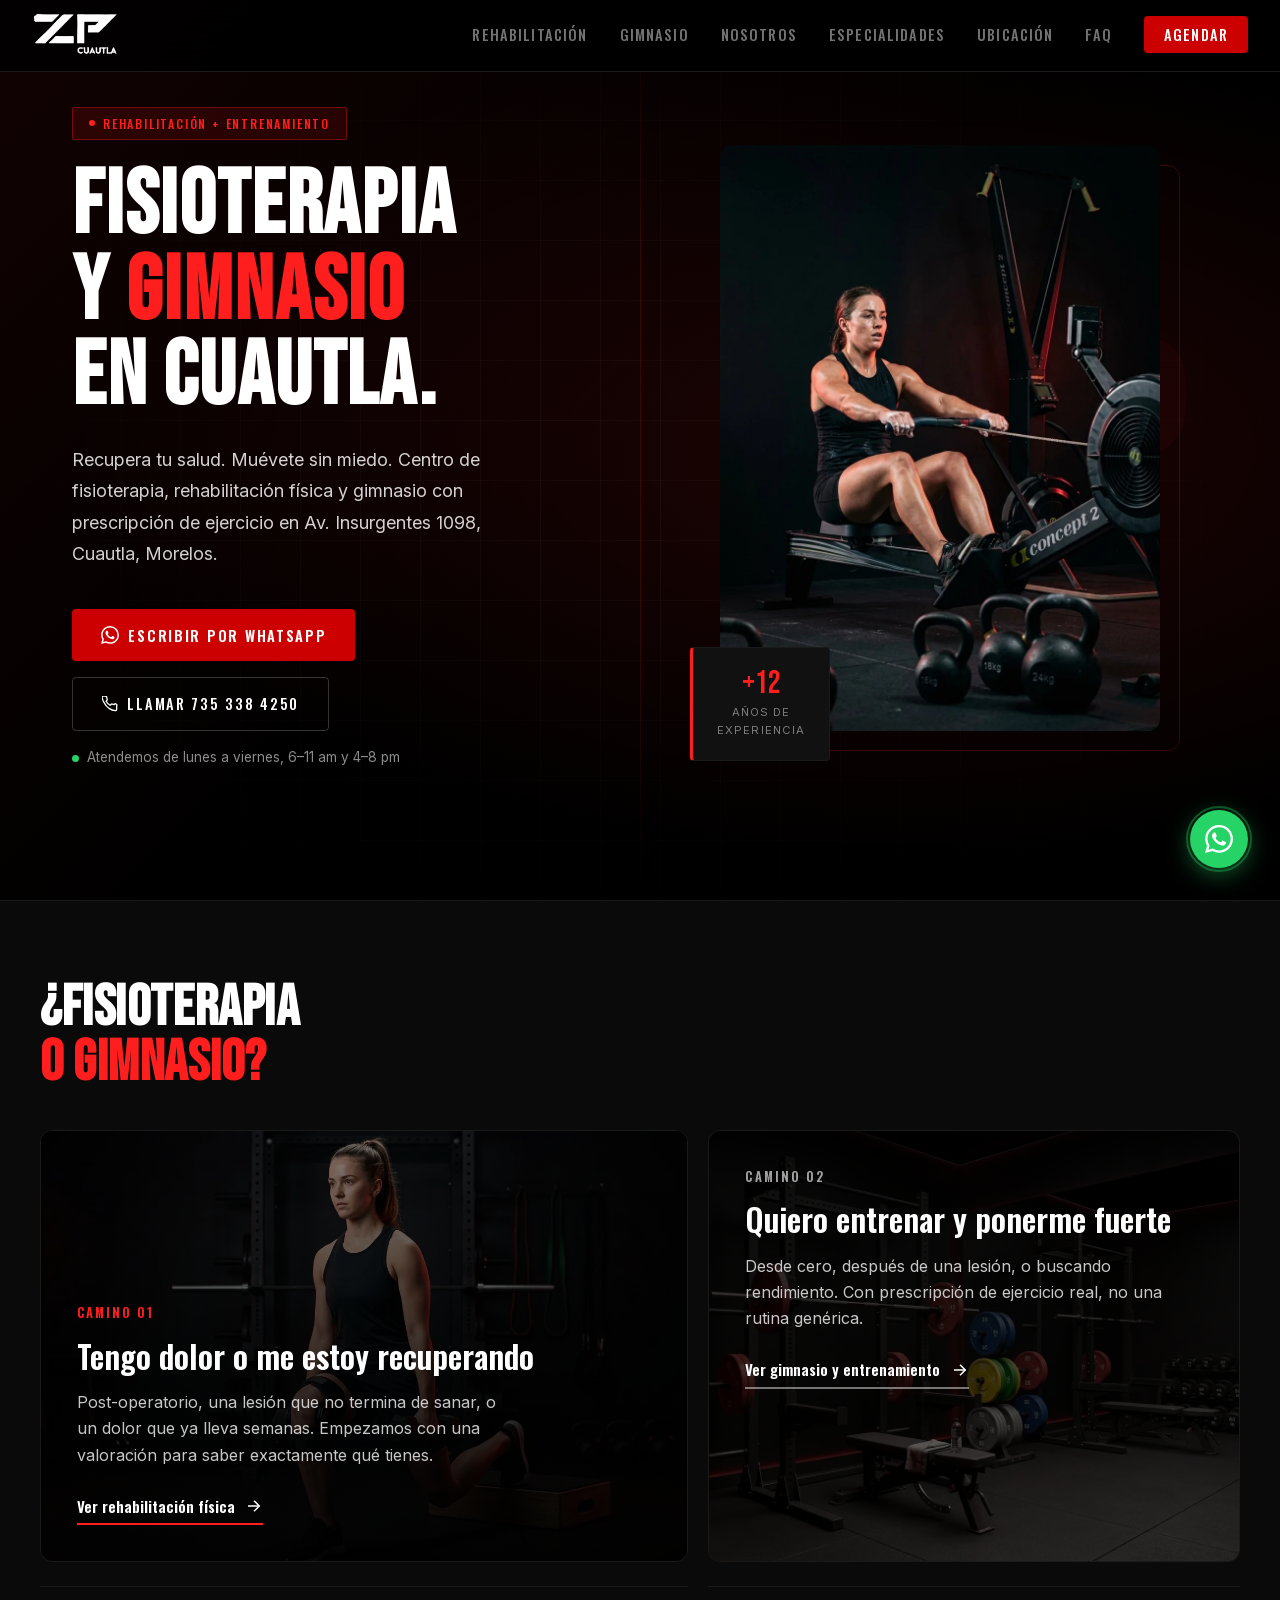
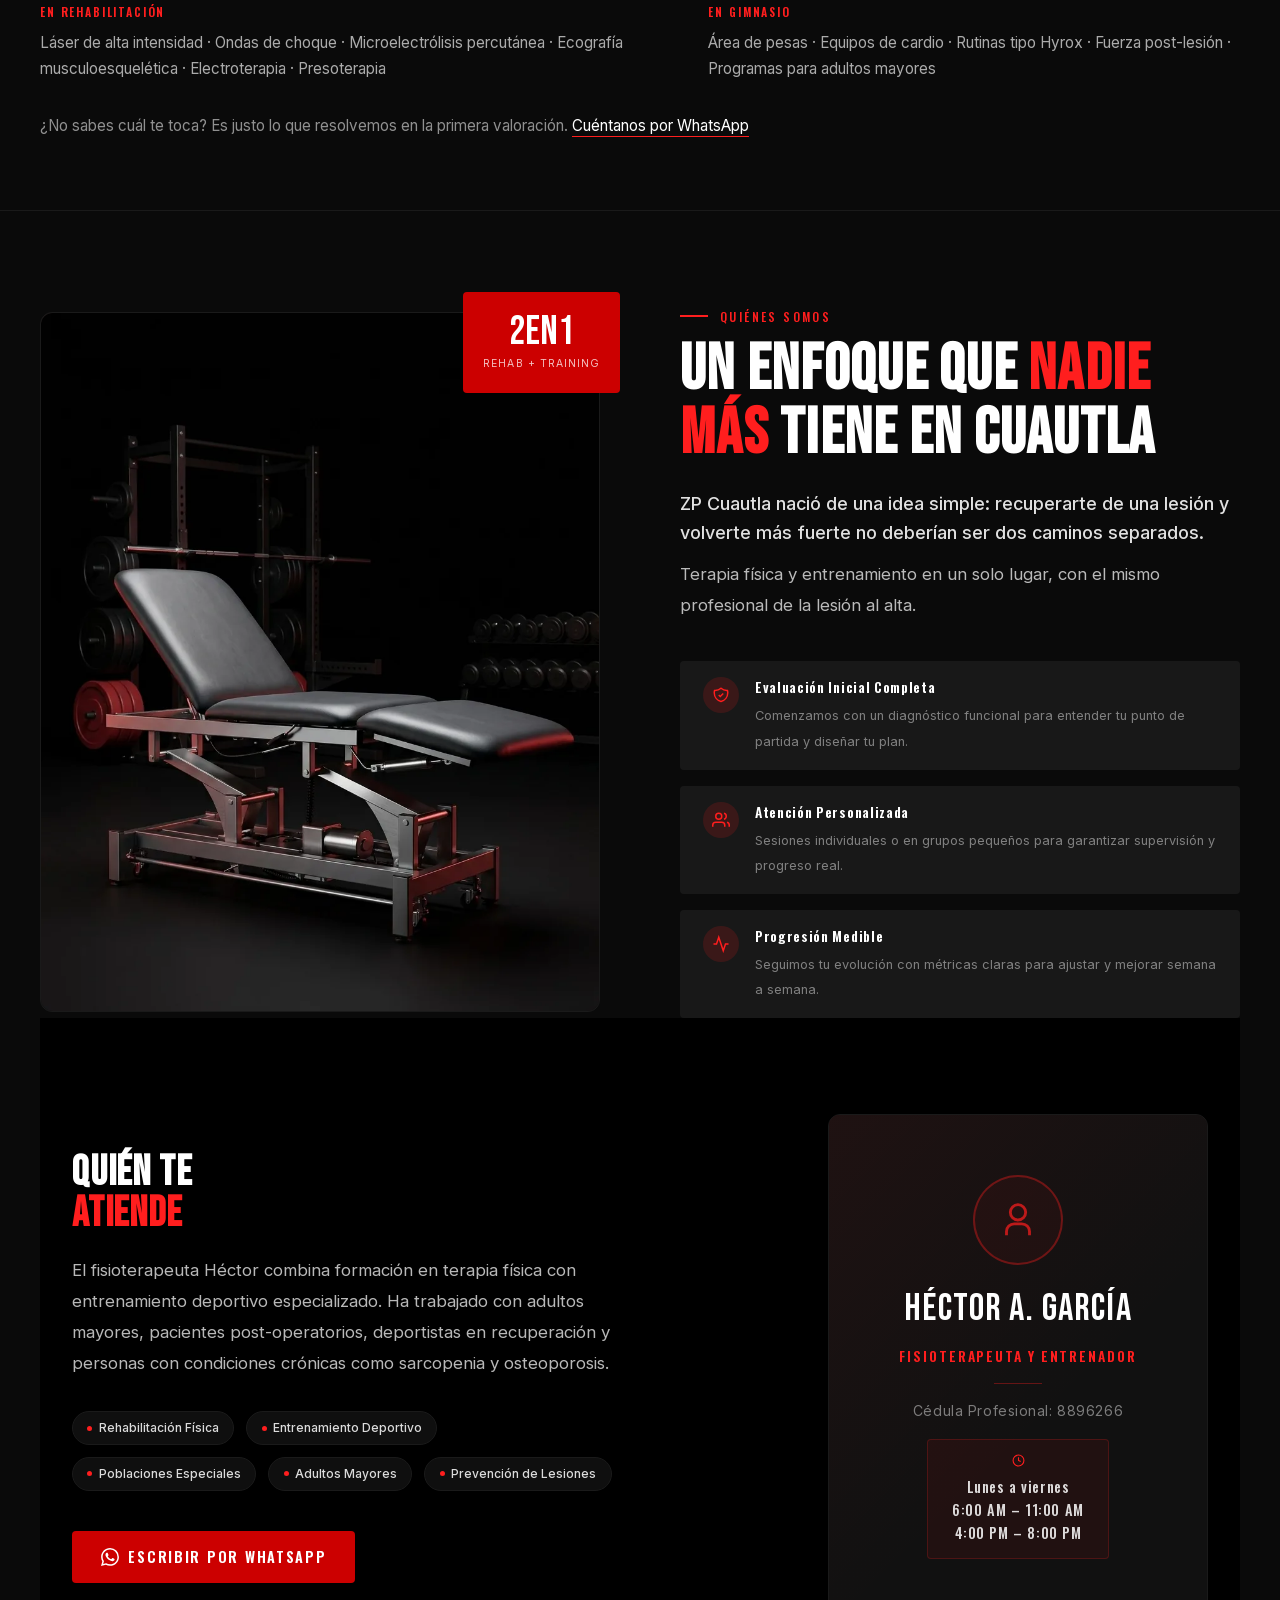
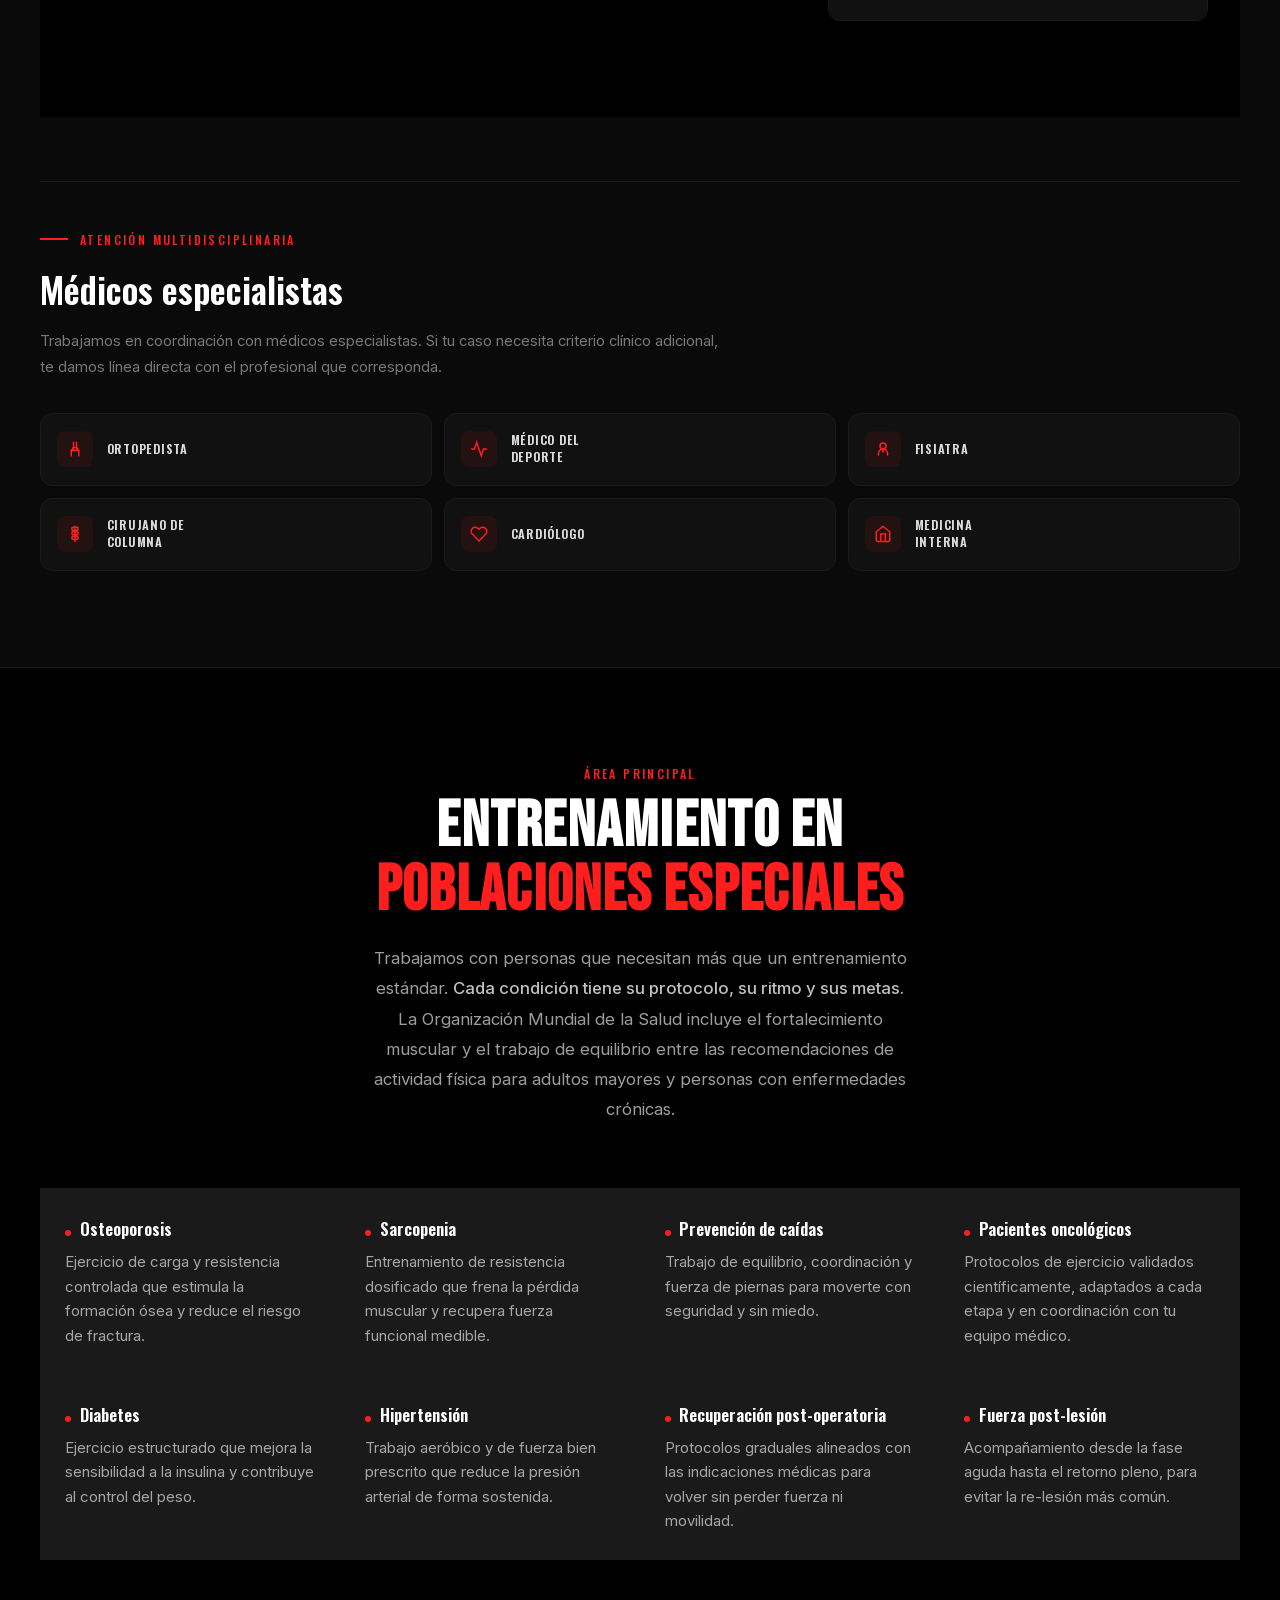
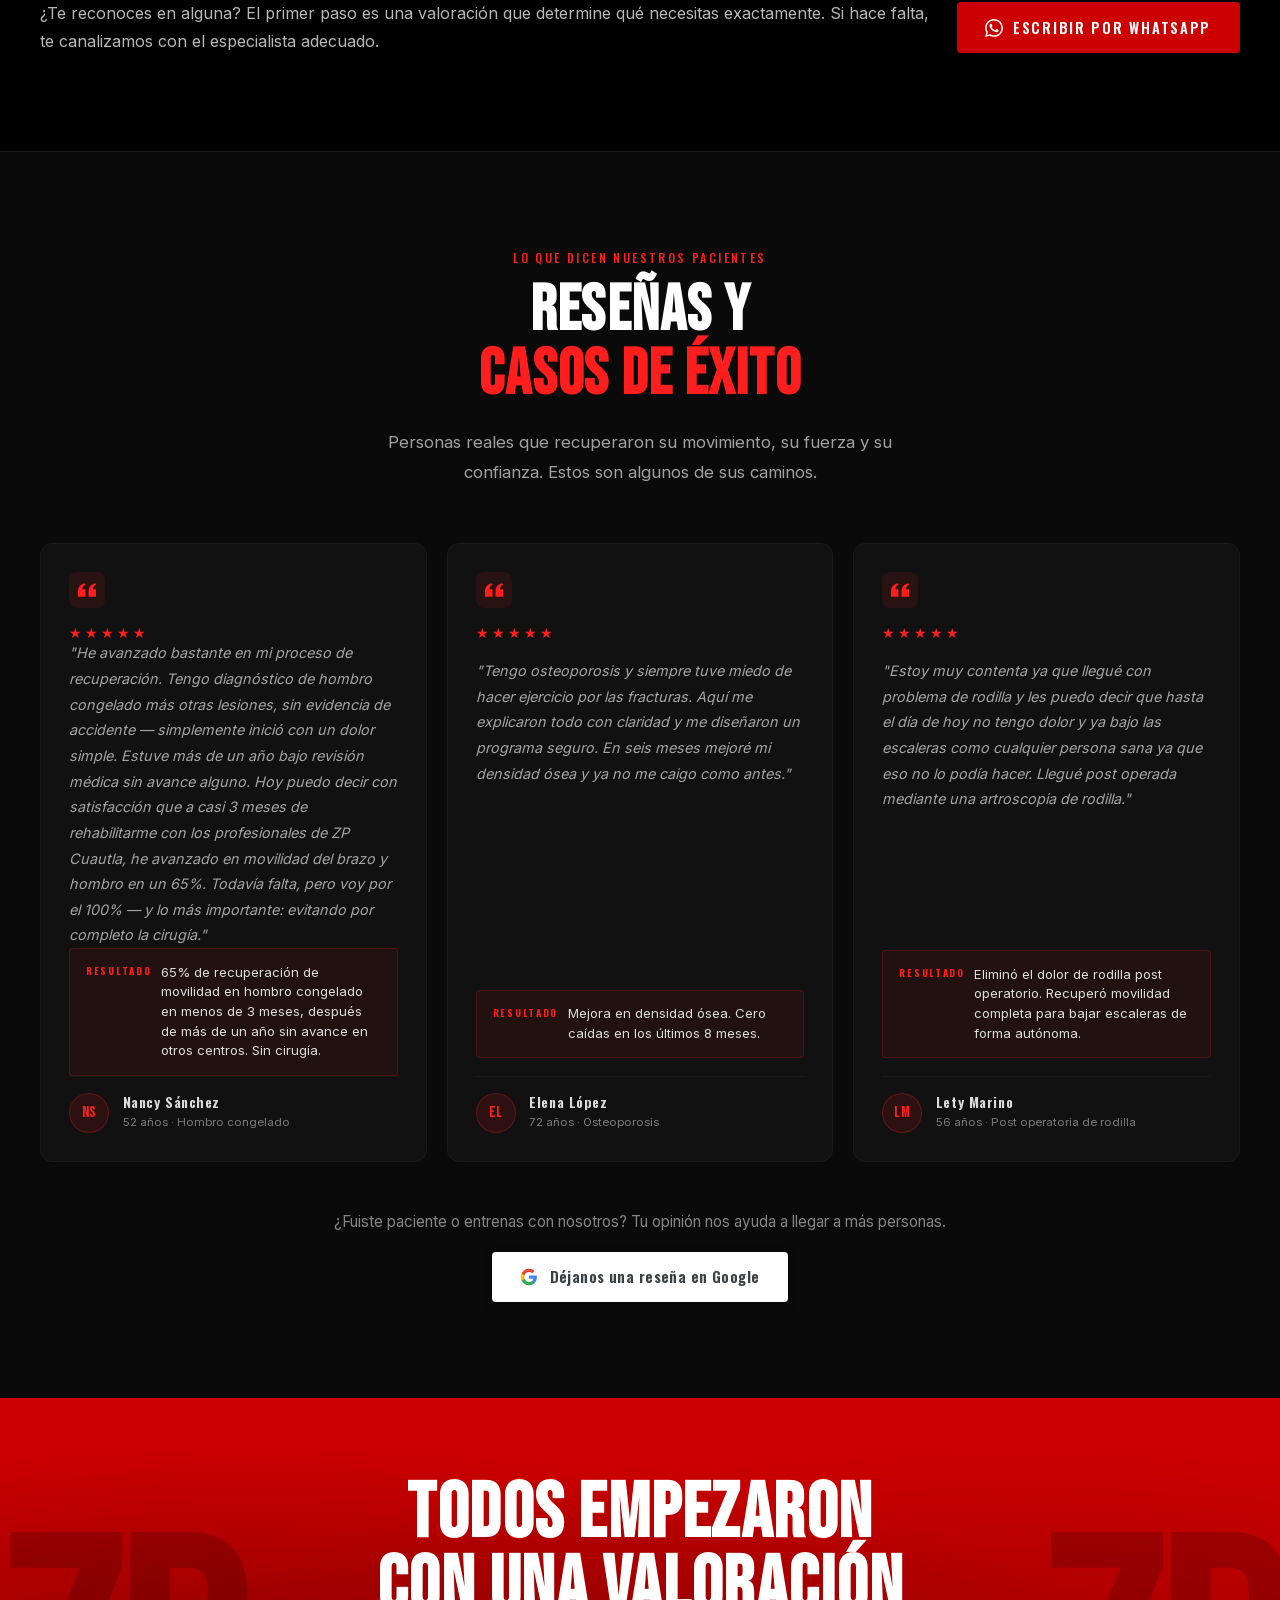
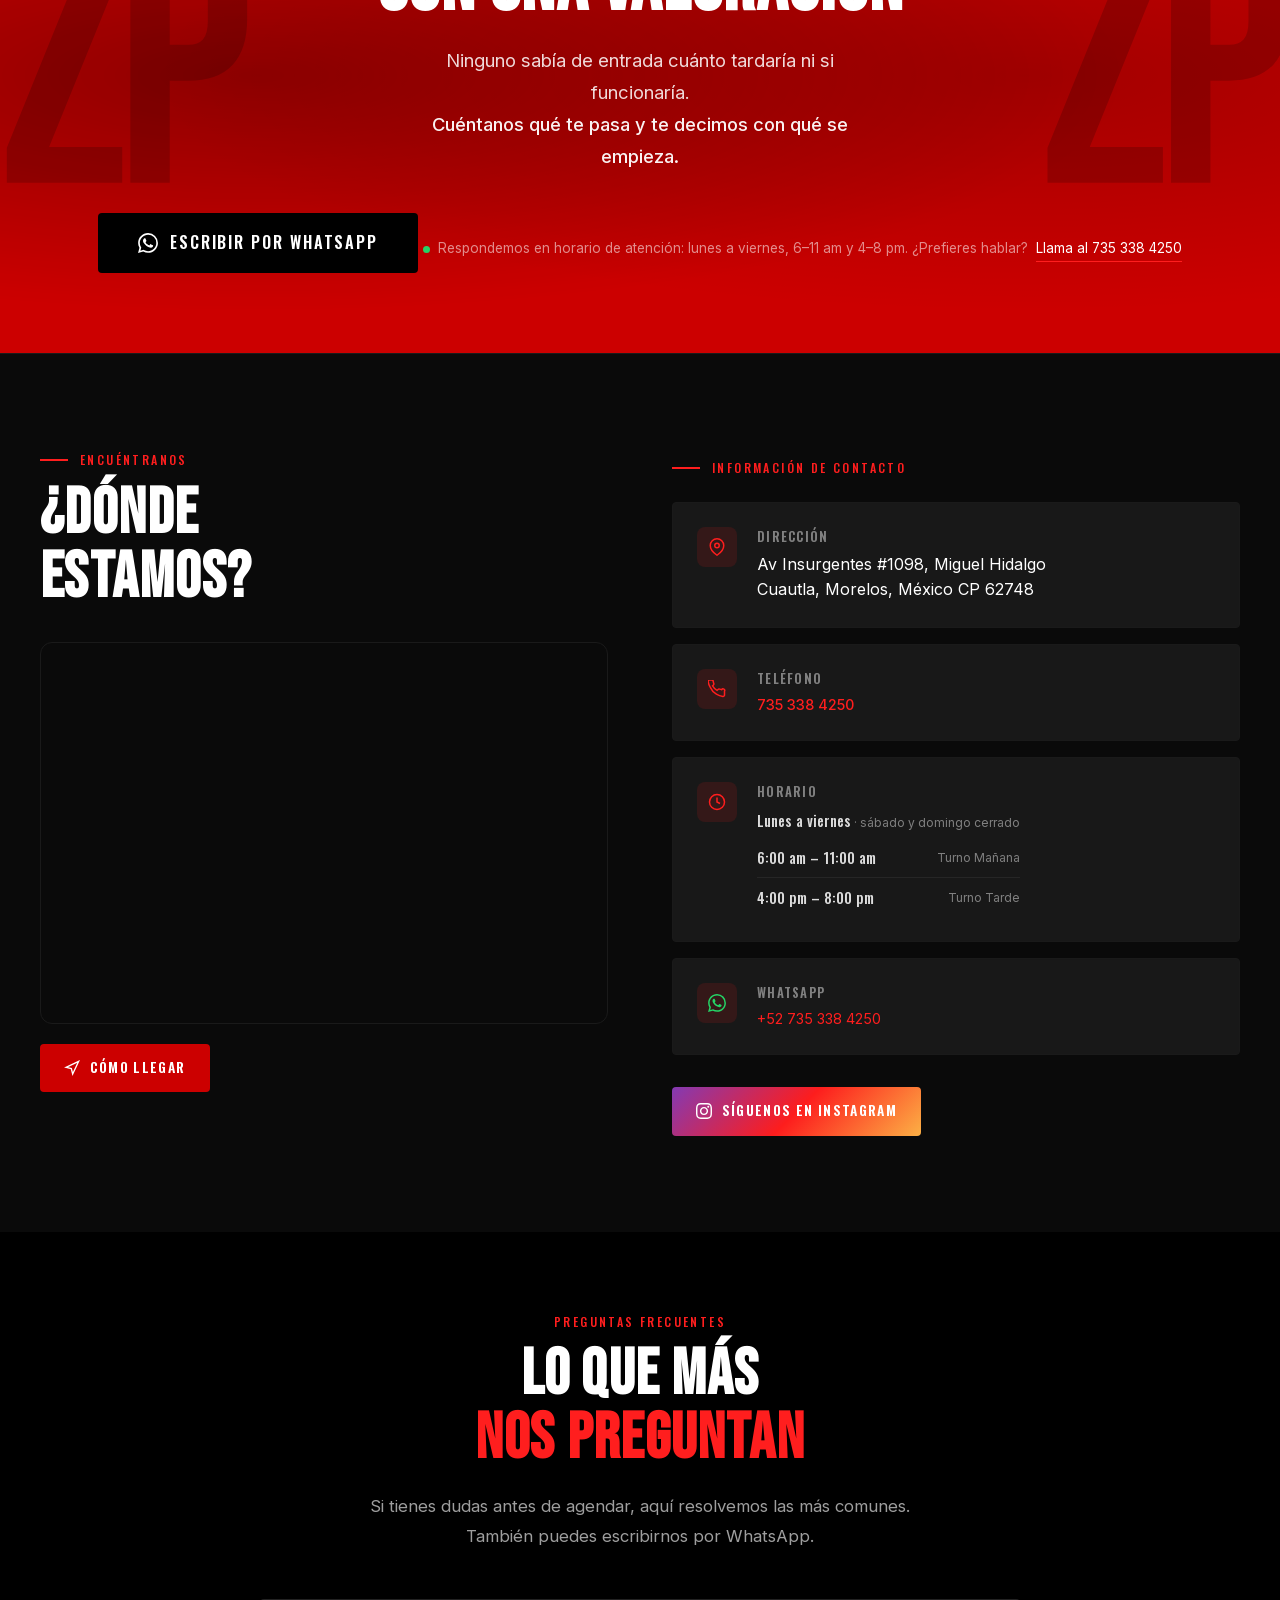
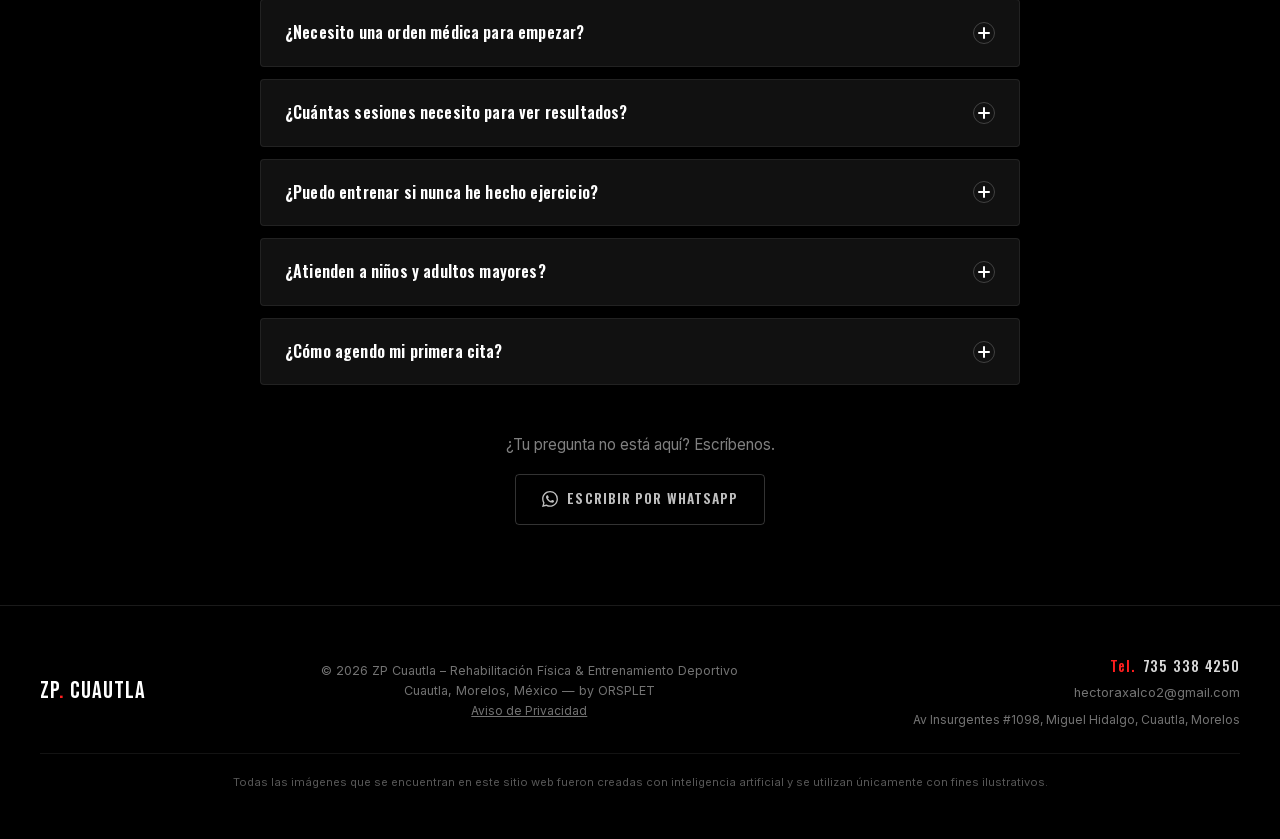
<file: index.html>
<!DOCTYPE html>
<!--
  CHANGES SUMMARY (accessibility & performance tweaks):
  1. Hero title clamp minimum reduced: 3.2rem → 2.5rem (prevents oversized text on 320px screens)
  2. Touch targets enlarged to 44px (WCAG AA minimum):
     - .card-chevron: 24px → 44px
     - .srv-item-chevron: 20px → 44px
     - .pop-cat-chevron: 28px → 44px
     - .pop-sub-arrow: 20px → 44px
  3. Google Maps iframe loading="lazy" confirmed present (no change needed)
-->
<html lang="es-MX">
<head>
  <meta charset="UTF-8" />
  <meta name="google-site-verification" content="XtzdJfT6lK87ww_dr33dlF7_8pZQ5BH5wSfC4P5csK4" />
  <meta name="viewport" content="width=device-width, initial-scale=1.0" />
  <meta http-equiv="Content-Security-Policy" content="default-src 'self'; script-src 'self' https://www.googletagmanager.com; style-src 'self' 'unsafe-inline'; font-src 'self'; img-src 'self' data: https:; frame-src https://www.google.com; connect-src https://www.google-analytics.com https://analytics.google.com https://region1.google-analytics.com; object-src 'none'; base-uri 'self';" />
  <!-- Google tag (gtag.js): se inicializa solo en zpcuautla.com.mx, ver gtag.js -->
  <script defer src="gtag.js"></script>
  <title>Fisioterapia, Rehabilitación y Gimnasio en Cuautla | ZP Cuautla</title>
  <meta name="description" content="Fisioterapia, rehabilitación física y gimnasio en Av. Insurgentes 1098, Cuautla. Fisioterapeuta con cédula 8896266 y +12 años. Agenda por WhatsApp." />
  <meta property="og:title" content="Fisioterapia, Rehabilitación y Gimnasio en Cuautla | ZP Cuautla" />
  <meta property="og:description" content="Fisioterapia, rehabilitación física y gimnasio en Av. Insurgentes 1098, Cuautla. Fisioterapeuta con cédula 8896266 y +12 años. Agenda por WhatsApp." />
  <!-- URL temporal GitHub Pages. Cuando compres dominio, reemplaza https://zpcuautla.com.mx/ por tu dominio en las siguientes 4 líneas y en robots.txt y sitemap.xml -->
  <meta property="og:url" content="https://zpcuautla.com.mx/" />
  <meta property="og:image" content="https://zpcuautla.com.mx/imageneszpweb/imagenportada.jpg" />
  <meta property="og:type" content="website" />
  <meta property="og:locale" content="es_MX" />
  <meta property="og:site_name" content="ZP Cuautla" />
  <meta property="og:image:width" content="896" />
  <meta property="og:image:height" content="1200" />
  <meta property="og:image:alt" content="Ilustración de una sesión de fisioterapia y rehabilitación física en ZP Cuautla, Cuautla, Morelos" />
  <meta name="twitter:card" content="summary_large_image" />
  <meta name="twitter:title" content="Fisioterapia, Rehabilitación y Gimnasio en Cuautla | ZP Cuautla" />
  <meta name="twitter:description" content="Fisioterapia, rehabilitación física y gimnasio en Av. Insurgentes 1098, Cuautla. Fisioterapeuta con cédula 8896266 y +12 años. Agenda por WhatsApp." />
  <meta name="twitter:image" content="https://zpcuautla.com.mx/imageneszpweb/imagenportada.jpg" />
  <meta name="robots" content="index, follow" />
  <meta name="author" content="Héctor A. García — ZP Cuautla" />
  <link rel="canonical" href="https://zpcuautla.com.mx/" />
  <link rel="alternate" hreflang="es-MX" href="https://zpcuautla.com.mx/" />
  <link rel="alternate" hreflang="x-default" href="https://zpcuautla.com.mx/" />
  <meta name="theme-color" content="#FF1E1E" />
  <link rel="preload" as="font" href="fonts/JTUSjIg69CK48gW7PXoo9WlhyyTh89Y.woff2" type="font/woff2" crossorigin>
  <link rel="preload" as="font" href="fonts/UcC73FwrK3iLTeHuS_nVMrMxCp50SjIa1ZL7W0Q5nw.woff2" type="font/woff2" crossorigin>
  <link rel="icon" href="/imageneszpweb/favicon/favicon.ico" sizes="any" />
  <link rel="icon" type="image/png" href="/imageneszpweb/favicon/favicon-16x16.png" sizes="16x16" />
  <link rel="icon" type="image/png" href="/imageneszpweb/favicon/favicon-32x32.png" sizes="32x32" />
  <link rel="icon" type="image/png" href="/imageneszpweb/favicon/favicon-48x48.png" sizes="48x48" />
  <link rel="icon" type="image/png" href="/imageneszpweb/favicon/icon-192x192.png" sizes="192x192" />
  <link rel="icon" type="image/png" href="/imageneszpweb/favicon/icon-512x512.png" sizes="512x512" />
  <link rel="apple-touch-icon" href="/imageneszpweb/favicon/apple-touch-icon.png" />
  <link rel="stylesheet" href="fonts.css" />
  <link rel="stylesheet" href="styles.css" />
  <noscript>
    <style>
      /* Sin JavaScript los acordeones no abren: se muestra todo el contenido. */
      .reveal { opacity: 1 !important; transform: none !important; animation: none !important; }
      .srv-block-body, .srv-item-body, .pop-cat-body, .pop-sub-body, .faq-answer { max-height: none !important; }
      .srv-block-toggle, .srv-item-chevron, .pop-cat-chevron, .pop-sub-arrow, .faq-icon, .hamburger { display: none !important; }
      .mobile-menu { display: none !important; }
    </style>
  </noscript>
  <script type="application/ld+json">
  {
    "@context": "https://schema.org",
    "@type": [
      "MedicalBusiness",
      "Physiotherapy",
      "SportsActivityLocation"
    ],
    "@id": "https://zpcuautla.com.mx/#organization",
    "name": "ZP Cuautla – Rehabilitación Física & Entrenamiento Deportivo",
    "legalName": "ZP Cuautla",
    "description": "Centro de rehabilitación física y entrenamiento deportivo en Av Insurgentes #1098, Cuautla, Morelos. Especializado en rehabilitación post-operatoria, entrenamiento para poblaciones especiales, adultos mayores y deportistas.",
    "slogan": "Recupera tu salud. Muévete sin miedo.",
    "url": "https://zpcuautla.com.mx/",
    "logo": {
      "@type": "ImageObject",
      "url": "https://zpcuautla.com.mx/imageneszpweb/logozp-removebg-preview.png"
    },
    "image": "https://zpcuautla.com.mx/imageneszpweb/imagenportada.jpg",
    "telephone": "+527353384250",
    "email": "hectoraxalco2@gmail.com",
    "medicalSpecialty": [
      "Physiotherapy",
      "Musculoskeletal",
      "Geriatric"
    ],
    "hasMap": "https://www.google.com/maps?cid=13767958118482618178",
    "areaServed": [
      {
        "@type": "City",
        "name": "Cuautla",
        "containedInPlace": {
          "@type": "AdministrativeArea",
          "name": "Morelos, México"
        }
      },
      {
        "@type": "AdministrativeArea",
        "name": "Oriente de Morelos, México"
      }
    ],
    "founder": {
      "@id": "https://zpcuautla.com.mx/#hector-garcia"
    },
    "employee": {
      "@id": "https://zpcuautla.com.mx/#hector-garcia"
    },
    "address": {
      "@type": "PostalAddress",
      "streetAddress": "Av Insurgentes #1098, Miguel Hidalgo",
      "addressLocality": "Cuautla",
      "addressRegion": "Morelos",
      "postalCode": "62748",
      "addressCountry": "MX"
    },
    "openingHoursSpecification": [
      {
        "@type": "OpeningHoursSpecification",
        "dayOfWeek": [
          "Monday",
          "Tuesday",
          "Wednesday",
          "Thursday",
          "Friday"
        ],
        "opens": "06:00",
        "closes": "11:00"
      },
      {
        "@type": "OpeningHoursSpecification",
        "dayOfWeek": [
          "Monday",
          "Tuesday",
          "Wednesday",
          "Thursday",
          "Friday"
        ],
        "opens": "16:00",
        "closes": "20:00"
      }
    ],
    "geo": {
      "@type": "GeoCoordinates",
      "latitude": 18.8408265,
      "longitude": -98.941605
    },
    "knowsAbout": [
      "Rehabilitación física post-operatoria",
      "Entrenamiento en poblaciones especiales",
      "Fisioterapia avanzada",
      "Tratamiento de osteoporosis",
      "Rehabilitación oncológica",
      "Láser de alta intensidad",
      "Terapia de ondas de choque",
      "Electroterapia",
      "Presoterapia",
      "Microelectrólisis percutánea",
      "Ecografía musculoesquelética",
      "Sarcopenia",
      "Prevención de caídas en adultos mayores",
      "Rehabilitación en enfermedades crónico-degenerativas",
      "Entrenamiento funcional",
      "Masoterapia"
    ],
    "hasOfferCatalog": {
      "@type": "OfferCatalog",
      "name": "Servicios ZP Cuautla",
      "itemListElement": [
        {
          "@type": "Offer",
          "itemOffered": {
            "@type": "Service",
            "name": "Rehabilitación Física",
            "description": "Rehabilitación post-operatoria (rodilla, LCA, artroscopia, hombro) y de lesiones musculoesqueléticas: esguinces, desgarros, tendinitis. Protocolos graduales alineados con indicaciones médicas.",
            "provider": {
              "@id": "https://zpcuautla.com.mx/#organization"
            }
          }
        },
        {
          "@type": "Offer",
          "itemOffered": {
            "@type": "Service",
            "name": "Entrenamiento Deportivo",
            "description": "Entrenamiento de fuerza con pesas, entrenamiento funcional de alta intensidad tipo Hyrox y fortalecimiento post-lesión para retorno seguro a la actividad.",
            "provider": {
              "@id": "https://zpcuautla.com.mx/#organization"
            }
          }
        },
        {
          "@type": "Offer",
          "itemOffered": {
            "@type": "Service",
            "name": "Entrenamiento en Poblaciones Especiales",
            "description": "Programas para adultos mayores (osteoporosis, sarcopenia, prevención de caídas), pacientes oncológicos y personas con enfermedades crónicas como diabetes e hipertensión.",
            "provider": {
              "@id": "https://zpcuautla.com.mx/#organization"
            }
          }
        },
        {
          "@type": "Offer",
          "itemOffered": {
            "@type": "Service",
            "name": "Láser de Alta Intensidad",
            "description": "Terapia con luz de alta potencia que penetra tejidos profundos: reduce dolor e inflamación y acelera la regeneración de tendones, músculos y articulaciones.",
            "provider": {
              "@id": "https://zpcuautla.com.mx/#organization"
            }
          }
        },
        {
          "@type": "Offer",
          "itemOffered": {
            "@type": "Service",
            "name": "Terapia de Ondas de Choque",
            "description": "Impulsos de presión acústica para calcificaciones, tendinitis crónicas y fascitis plantar; eficaz en lesiones que no responden a tratamientos convencionales.",
            "provider": {
              "@id": "https://zpcuautla.com.mx/#organization"
            }
          }
        },
        {
          "@type": "Offer",
          "itemOffered": {
            "@type": "Service",
            "name": "Electroterapia",
            "description": "Corrientes eléctricas controladas que alivian dolor, reducen inflamación, mejoran circulación y estimulan la activación muscular en zonas débiles.",
            "provider": {
              "@id": "https://zpcuautla.com.mx/#organization"
            }
          }
        },
        {
          "@type": "Offer",
          "itemOffered": {
            "@type": "Service",
            "name": "Presoterapia",
            "description": "Presión de aire controlada que estimula el sistema linfático y circulatorio; indicada en edema, retención de líquidos y recuperación post-operatoria.",
            "provider": {
              "@id": "https://zpcuautla.com.mx/#organization"
            }
          }
        },
        {
          "@type": "Offer",
          "itemOffered": {
            "@type": "Service",
            "name": "Masoterapia",
            "description": "Masaje terapéutico para liberar tensión muscular, mejorar circulación y complementar los procesos de rehabilitación y entrenamiento.",
            "provider": {
              "@id": "https://zpcuautla.com.mx/#organization"
            }
          }
        },
        {
          "@type": "Offer",
          "itemOffered": {
            "@type": "Service",
            "name": "Ecografía Musculoesquelética",
            "description": "Diagnóstico por imagen de tendones, músculos y articulaciones para evaluar lesiones y guiar el tratamiento con precisión.",
            "provider": {
              "@id": "https://zpcuautla.com.mx/#organization"
            }
          }
        },
        {
          "@type": "Offer",
          "itemOffered": {
            "@type": "Service",
            "name": "Microelectrólisis Percutánea (MEP)",
            "description": "Técnica para el tratamiento de lesiones musculoesqueléticas crónicas mediante corriente galvánica aplicada con aguja sobre el tejido dañado.",
            "provider": {
              "@id": "https://zpcuautla.com.mx/#organization"
            }
          }
        }
      ]
    },
    "sameAs": [
      "https://wa.me/527353384250",
      "https://instagram.com/zpcuautla",
      "https://www.google.com/maps?cid=13767958118482618178"
    ]
  }
  </script>

  <!-- GEO: FAQPage schema – mirrors the 7 FAQ items in the DOM (C1) -->
  <script type="application/ld+json">
  {
    "@context": "https://schema.org",
    "@type": "FAQPage",
    "mainEntity": [
      {
        "@type": "Question",
        "name": "¿Necesito una orden médica para empezar?",
        "acceptedAnswer": {
          "@type": "Answer",
          "text": "No es obligatorio, aunque si tienes una puede ser útil. Nuestro equipo hace una valoración inicial para entender tu condición, historial y objetivos. A partir de ahí diseñamos un plan personalizado. Si detectamos que necesitas atención médica previa, te lo decimos con claridad. Por esa razón trabajamos de la mano de especialistas; en caso de que necesitáramos un estudio o una valoración especializada te lo haremos saber y te daremos una línea directa con el especialista que necesites."
        }
      },
      {
        "@type": "Question",
        "name": "¿Cuántas sesiones necesito para ver resultados?",
        "acceptedAnswer": {
          "@type": "Answer",
          "text": "Desde la primera sesión muchas personas comienzan a notar cambios, y entre la primera y la tercera sesión los resultados empiezan a ser evidentes. Para el entrenamiento, los cambios funcionales se consolidan entre las 4 y 8 semanas. En tu primera valoración te damos una estimación honesta y realista."
        }
      },
      {
        "@type": "Question",
        "name": "¿Puedo entrenar si nunca he hecho ejercicio?",
        "acceptedAnswer": {
          "@type": "Answer",
          "text": "Sí, y de hecho es uno de los perfiles que más atendemos. Tenemos programas específicos para personas que comienzan desde cero, con progresiones seguras adaptadas a tu condición actual. No hace falta experiencia previa ni condición física mínima para comenzar."
        }
      },
      {
        "@type": "Question",
        "name": "¿Atienden a niños y adultos mayores?",
        "acceptedAnswer": {
          "@type": "Answer",
          "text": "Sí. Trabajamos con poblaciones especiales, incluyendo adultos mayores con programas de fuerza y equilibrio para prevenir caídas, y con menores que requieren rehabilitación o acondicionamiento físico supervisado. Cada programa se adapta completamente a la edad y condición del paciente."
        }
      },
      {
        "@type": "Question",
        "name": "¿Cómo agendo mi primera cita?",
        "acceptedAnswer": {
          "@type": "Answer",
          "text": "Por WhatsApp al 735 338 4250. Es la forma más rápida. Cuéntanos brevemente qué sientes o qué quieres lograr, y te respondemos para coordinar horario y detalles. También puedes llamarnos directamente en ese mismo número."
        }
      }
    ]
  }
  </script>

  <!-- GEO: Person schema for Héctor A. García – E-E-A-T authority signal (C3) -->
  <script type="application/ld+json">
  {
    "@context": "https://schema.org",
    "@type": "Person",
    "@id": "https://zpcuautla.com.mx/#hector-garcia",
    "name": "Héctor A. García",
    "url": "https://zpcuautla.com.mx/#entrenador",
    "description": "Fisioterapeuta con cédula profesional 8896266 y más de 12 años de experiencia en rehabilitación física y entrenamiento deportivo. Fundador de ZP Cuautla, en Cuautla, Morelos.",
    "jobTitle": "Fisioterapeuta y Entrenador Deportivo",
    "hasCredential": {
      "@type": "EducationalOccupationalCredential",
      "credentialCategory": "Cédula Profesional",
      "identifier": "8896266",
      "recognizedBy": {
        "@type": "Organization",
        "name": "Secretaría de Educación Pública de México"
      }
    },
    "worksFor": {
      "@id": "https://zpcuautla.com.mx/#organization"
    },
    "knowsAbout": [
      "Fisioterapia",
      "Rehabilitación física",
      "Entrenamiento deportivo",
      "Poblaciones especiales",
      "Adultos mayores",
      "Prevención de lesiones",
      "Sarcopenia",
      "Osteoporosis"
    ]
  }
  </script>

  <!-- GEO: WebSite + WebPage schema – references the canonical organization node above -->
  <script type="application/ld+json">
  {
    "@context": "https://schema.org",
    "@graph": [
      {
        "@type": "WebSite",
        "@id": "https://zpcuautla.com.mx/#website",
        "url": "https://zpcuautla.com.mx/",
        "name": "ZP Cuautla",
        "description": "Centro de rehabilitación física y entrenamiento deportivo en Cuautla, Morelos",
        "publisher": {
          "@id": "https://zpcuautla.com.mx/#organization"
        },
        "inLanguage": "es-MX"
      },
      {
        "@type": "WebPage",
        "@id": "https://zpcuautla.com.mx/#webpage",
        "url": "https://zpcuautla.com.mx/",
        "name": "Fisioterapia, Rehabilitación y Gimnasio en Cuautla | ZP Cuautla",
        "isPartOf": {"@id": "https://zpcuautla.com.mx/#website"},
        "about": {"@id": "https://zpcuautla.com.mx/#organization"},
        "primaryImageOfPage": {
          "@type": "ImageObject",
          "url": "https://zpcuautla.com.mx/imageneszpweb/imagenportada.jpg"
        },
        "datePublished": "2026-05-30",
        "dateModified": "2026-08-12",
        "inLanguage": "es-MX",
        "speakable": {
          "@type": "SpeakableSpecification",
          "cssSelector": ["#sobre .sobre-desc", "#entrenador .trainer-bio"]
        }
      }
    ]
  }
  </script>
</head>
<body>

  <!-- ================================================
       NAVIGATION
  ================================================ -->
  <nav id="navbar" aria-label="Navegación principal">
    <a href="#hero" class="nav-logo"><img width="320" height="168" src="imageneszpweb/logozpblanco-removebg-preview.webp" alt="ZP Cuautla" style="height:48px;width:auto;display:block;"></a>
    <ul class="nav-links">
      <li><a href="/rehabilitacion-fisica-cuautla/">Rehabilitación</a></li>
      <li><a href="/gimnasio-entrenamiento-cuautla/">Gimnasio</a></li>
      <li><a href="#sobre">Nosotros</a></li>
      <li><a href="#poblaciones">Especialidades</a></li>
      <li><a href="#ubicacion">Ubicación</a></li>
      <li><a href="#faq">FAQ</a></li>
      <li><a href="https://wa.me/527353384250?text=Hola%2C%20escribo%20desde%20el%20men%C3%BA%20de%20su%20p%C3%A1gina%20web.%20Quiero%20agendar%20una%20sesi%C3%B3n.%20Lo%20que%20necesito%20es%3A%20" target="_blank" rel="noopener noreferrer" class="nav-cta">Agendar</a></li>
    </ul>
    <button class="hamburger" id="hamburger" aria-label="Menú">
      <span></span><span></span><span></span>
    </button>
  </nav>

  <!-- Mobile menu -->
  <div class="mobile-menu" id="mobileMenu">
    <ul>
      <li><a href="/rehabilitacion-fisica-cuautla/">Rehabilitación</a></li>
      <li><a href="/gimnasio-entrenamiento-cuautla/">Gimnasio</a></li>
      <li><a href="#sobre">Nosotros</a></li>
      <li><a href="#poblaciones">Especialidades</a></li>
      <li><a href="#ubicacion">Ubicación</a></li>
      <li><a href="#faq">FAQ</a></li>
      <li><a href="https://wa.me/527353384250?text=Hola%2C%20escribo%20desde%20el%20men%C3%BA%20de%20su%20p%C3%A1gina%20web.%20Quiero%20agendar%20una%20sesi%C3%B3n.%20Lo%20que%20necesito%20es%3A%20" target="_blank" rel="noopener noreferrer">Agendar</a></li>
    </ul>
  </div>

  <main id="contenido">

  <!-- ================================================
       HERO
  ================================================ -->
  <section id="hero">
    <div class="hero-bg"></div>
    <div class="hero-grid"></div>
    <div class="hero-accent-line"></div>
    <div class="hero-slash">ZP</div>

    <div class="hero-inner">
      <div class="hero-content">
        <div class="hero-badge">Rehabilitación + Entrenamiento</div>
        <h1 class="hero-title">
          Fisioterapia<br/>
          y <span class="accent">gimnasio</span><br/>
          en Cuautla.
        </h1>
        <p class="hero-subtitle">
          Recupera tu salud. Muévete sin miedo. Centro de fisioterapia, rehabilitación física y gimnasio con prescripción de ejercicio en Av. Insurgentes 1098, Cuautla, Morelos.
        </p>
        <div class="hero-buttons">
          <a href="https://wa.me/527353384250?text=Hola%2C%20escribo%20desde%20la%20p%C3%A1gina%20de%20inicio%20de%20su%20sitio%20web.%20Quiero%20agendar%20una%20sesi%C3%B3n.%20Lo%20que%20necesito%20es%3A%20" target="_blank" rel="noopener noreferrer" class="btn-primary">
            <svg width="18" height="18" viewBox="0 0 24 24" fill="currentColor"><path d="M17.472 14.382c-.297-.149-1.758-.867-2.03-.967-.273-.099-.471-.148-.67.15-.197.297-.767.966-.94 1.164-.173.199-.347.223-.644.075-.297-.15-1.255-.463-2.39-1.475-.883-.788-1.48-1.761-1.653-2.059-.173-.297-.018-.458.13-.606.134-.133.298-.347.446-.52.149-.174.198-.298.298-.497.099-.198.05-.371-.025-.52-.075-.149-.669-1.612-.916-2.207-.242-.579-.487-.5-.669-.51-.173-.008-.371-.01-.57-.01-.198 0-.52.074-.792.372-.272.297-1.04 1.016-1.04 2.479 0 1.462 1.065 2.875 1.213 3.074.149.198 2.096 3.2 5.077 4.487.709.306 1.262.489 1.694.625.712.227 1.36.195 1.871.118.571-.085 1.758-.719 2.006-1.413.248-.694.248-1.289.173-1.413-.074-.124-.272-.198-.57-.347m-5.421 7.403h-.004a9.87 9.87 0 01-5.031-1.378l-.361-.214-3.741.982.998-3.648-.235-.374a9.86 9.86 0 01-1.51-5.26c.001-5.45 4.436-9.884 9.888-9.884 2.64 0 5.122 1.03 6.988 2.898a9.825 9.825 0 012.893 6.994c-.003 5.45-4.437 9.884-9.885 9.884m8.413-18.297A11.815 11.815 0 0012.05 0C5.495 0 .16 5.335.157 11.892c0 2.096.547 4.142 1.588 5.945L.057 24l6.305-1.654a11.882 11.882 0 005.683 1.448h.005c6.554 0 11.89-5.335 11.893-11.893a11.821 11.821 0 00-3.48-8.413z"/></svg>
            Escribir por WhatsApp
          </a>
          <a href="tel:+527353384250" class="btn-secondary">
            <svg width="16" height="16" viewBox="0 0 24 24" fill="none" stroke="currentColor" stroke-width="2" aria-hidden="true"><path d="M22 16.92v3a2 2 0 01-2.18 2 19.79 19.79 0 01-8.63-3.07A19.5 19.5 0 013.07 9.81 19.79 19.79 0 01.01 1.18 2 2 0 012 0h3a2 2 0 012 1.72 12.84 12.84 0 00.7 2.81 2 2 0 01-.45 2.11L6.09 7.91a16 16 0 006 6l1.27-1.27a2 2 0 012.11-.45 12.84 12.84 0 002.81.7A2 2 0 0122 14.92v2z"/></svg>
            Llamar 735 338 4250
          </a>
        </div>
        <p class="disponibilidad">Atendemos de lunes a viernes, 6–11 am y 4–8 pm</p>
      </div>

      <div class="hero-visual">
        <div class="hero-img-frame">
          <img
            src="imageneszpweb/imagenportada.webp"
            alt="Ilustración de una sesión de fisioterapia y rehabilitación física en ZP Cuautla, Cuautla, Morelos"
            width="440"
            height="587"
            style="position:absolute;inset:0;width:100%;height:100%;object-fit:cover;border-radius:var(--radius-lg);display:block;"
            fetchpriority="high"
          >
          <div class="hero-stats">
            <div class="stat-item">
              <div class="stat-num">+12</div>
              <div class="stat-label">Años de<br/>experiencia</div>
            </div>
          </div>
        </div>
      </div>
    </div>

  </section>

  <!-- ================================================
       BIFURCACIÓN DE INTENCIÓN
  ================================================ -->
  <section id="bifurcacion" aria-label="Elige tu punto de partida">
    <h2 class="bif-titulo">¿Fisioterapia<br/><span class="bif-titulo-acento">o gimnasio?</span></h2>

    <div class="bif-grid">

      <!-- Camino A: rehabilitación (55% del ancho, contenido anclado abajo) -->
      <a
        href="/rehabilitacion-fisica-cuautla/"
        class="bif-panel bif-panel--rehab"
        data-abrir="srvRehab"
      >
        <img
          src="imageneszpweb/imagenpostoperacionderodilla.webp"
          alt="Sesión de rehabilitación física post-operatoria de rodilla"
          loading="lazy"
          width="720"
          height="900"
          class="bif-img"
        >
        <div class="bif-contenido">
          <p class="bif-kicker">Camino 01</p>
          <h3 class="bif-heading">Tengo dolor o me estoy recuperando</h3>
          <p class="bif-desc">
            Post-operatorio, una lesión que no termina de sanar, o un dolor que ya lleva
            semanas. Empezamos con una valoración para saber exactamente qué tienes.
          </p>
          <span class="bif-accion">
            Ver rehabilitación física
            <svg width="18" height="18" viewBox="0 0 24 24" fill="none" stroke="currentColor" stroke-width="2" aria-hidden="true"><line x1="4" y1="12" x2="19" y2="12"/><polyline points="12 5 19 12 12 19"/></svg>
          </span>
        </div>
      </a>

      <!-- Camino B: entrenamiento (45%, contenido anclado arriba) -->
      <a
        href="/gimnasio-entrenamiento-cuautla/"
        class="bif-panel bif-panel--training"
        data-abrir="srvTraining"
      >
        <img
          src="imageneszpweb/imagenareadepesas.webp"
          alt="Área de pesas para entrenamiento de fuerza"
          loading="lazy"
          width="600"
          height="900"
          class="bif-img"
        >
        <div class="bif-contenido">
          <p class="bif-kicker">Camino 02</p>
          <h3 class="bif-heading">Quiero entrenar y ponerme fuerte</h3>
          <p class="bif-desc">
            Desde cero, después de una lesión, o buscando rendimiento. Con prescripción
            de ejercicio real, no una rutina genérica.
          </p>
          <span class="bif-accion">
            Ver gimnasio y entrenamiento
            <svg width="18" height="18" viewBox="0 0 24 24" fill="none" stroke="currentColor" stroke-width="2" aria-hidden="true"><line x1="4" y1="12" x2="19" y2="12"/><polyline points="12 5 19 12 12 19"/></svg>
          </span>
        </div>
      </a>

    </div>

    <div class="bif-listas">
      <div class="bif-lista">
        <h3>En rehabilitación</h3>
        <p>Láser de alta intensidad · Ondas de choque · Microelectrólisis percutánea · Ecografía musculoesquelética · Electroterapia · Presoterapia</p>
      </div>
      <div class="bif-lista">
        <h3>En gimnasio</h3>
        <p>Área de pesas · Equipos de cardio · Rutinas tipo Hyrox · Fuerza post-lesión · Programas para adultos mayores</p>
      </div>
    </div>

    <p class="bif-nota">
      ¿No sabes cuál te toca? Es justo lo que resolvemos en la primera valoración.
      <a href="https://wa.me/527353384250?text=Hola%2C%20escribo%20desde%20su%20p%C3%A1gina%20web%20y%20no%20s%C3%A9%20si%20necesito%20rehabilitaci%C3%B3n%20o%20entrenamiento.%20Lo%20que%20me%20pasa%20es%3A%20" target="_blank" rel="noopener noreferrer" class="bif-nota-link">Cuéntanos por WhatsApp</a>
    </p>
  </section>

  <!-- ================================================
       SOBRE – ABOUT / HYBRID
  ================================================ -->
  <section id="sobre">
    <div class="container">
      <div class="sobre-grid">
        <!-- Visual -->
        <div class="sobre-visual reveal">
          <div class="sobre-img-placeholder">
            <img
              src="imageneszpweb/imagencamillaelectricaygimnasio.webp"
              alt="Área de rehabilitación física con camilla eléctrica y gimnasio en ZP Cuautla, Cuautla Morelos"
              loading="lazy"
              width="480"
              height="600"
              style="position:absolute;inset:0;width:100%;height:100%;object-fit:cover;border-radius:var(--radius-lg);"
            >
          </div>
          <div class="sobre-badge">
            <div class="sobre-badge-num">2en1</div>
            <div class="sobre-badge-text">Rehab + Training</div>
          </div>
        </div>

        <!-- Content -->
        <div class="sobre-content reveal" style="transition-delay:0.15s">
          <div class="section-tag">Quiénes somos</div>
          <h2 class="section-title">Un enfoque que <span style="color:var(--red)">nadie más</span> tiene en Cuautla</h2>
          <p class="sobre-desc">
            <strong style="display:block;font-size:1.12rem;color:rgba(255,255,255,0.88);font-weight:500;margin-bottom:0.75rem;line-height:1.6;">ZP Cuautla nació de una idea simple: recuperarte de una lesión y volverte más fuerte no deberían ser dos caminos separados.</strong> Terapia física y entrenamiento en un solo lugar, con el mismo profesional de la lesión al alta.
          </p>
          <div class="sobre-features">
            <div class="sobre-feature">
              <div class="feature-icon">
                <svg width="18" height="18" viewBox="0 0 24 24" fill="none" stroke="#FF1E1E" stroke-width="2"><path d="M9 12l2 2 4-4m5.618-4.016A11.955 11.955 0 0112 2.944a11.955 11.955 0 01-8.618 3.04A12.02 12.02 0 003 9c0 5.591 3.824 10.29 9 11.622 5.176-1.332 9-6.03 9-11.622 0-1.042-.133-2.052-.382-3.016z"/></svg>
              </div>
              <div class="feature-text">
                <strong>Evaluación Inicial Completa</strong>
                <span>Comenzamos con un diagnóstico funcional para entender tu punto de partida y diseñar tu plan.</span>
              </div>
            </div>
            <div class="sobre-feature">
              <div class="feature-icon">
                <svg width="18" height="18" viewBox="0 0 24 24" fill="none" stroke="#FF1E1E" stroke-width="2"><path d="M17 21v-2a4 4 0 00-4-4H5a4 4 0 00-4 4v2"/><circle cx="9" cy="7" r="4"/><path d="M23 21v-2a4 4 0 00-3-3.87"/><path d="M16 3.13a4 4 0 010 7.75"/></svg>
              </div>
              <div class="feature-text">
                <strong>Atención Personalizada</strong>
                <span>Sesiones individuales o en grupos pequeños para garantizar supervisión y progreso real.</span>
              </div>
            </div>
            <div class="sobre-feature">
              <div class="feature-icon">
                <svg width="18" height="18" viewBox="0 0 24 24" fill="none" stroke="#FF1E1E" stroke-width="2"><polyline points="22 12 18 12 15 21 9 3 6 12 2 12"/></svg>
              </div>
              <div class="feature-text">
                <strong>Progresión Medible</strong>
                <span>Seguimos tu evolución con métricas claras para ajustar y mejorar semana a semana.</span>
              </div>
            </div>
          </div>
        </div>
      </div>

<div class="trainer-grid" id="entrenador">
        <div class="trainer-photo reveal">
          <div class="trainer-id-card">
            <div class="trainer-id-icon">
              <svg width="46" height="46" viewBox="0 0 24 24" fill="none" stroke="rgba(255,30,30,0.7)" stroke-width="1.5">
                <circle cx="12" cy="8" r="4"/><path d="M6 20v-2a4 4 0 014-4h4a4 4 0 014 4v2"/>
              </svg>
            </div>
            <div class="trainer-id-name">Héctor A. García</div>
            <div class="trainer-id-role">FISIOTERAPEUTA Y ENTRENADOR</div>
            <div class="trainer-id-divider"></div>
            <div class="trainer-id-cedula">Cédula Profesional: 8896266</div>
            <div class="trainer-id-horario">
              <svg width="13" height="13" viewBox="0 0 24 24" fill="none" stroke="currentColor" stroke-width="2"><circle cx="12" cy="12" r="10"/><polyline points="12 6 12 12 16 14"/></svg>
              Lunes a viernes<br/>6:00 AM – 11:00 AM<br/>4:00 PM – 8:00 PM
            </div>
          </div>
        </div>

        <div class="trainer-info reveal" style="transition-delay:0.2s;">
          <h3 class="section-title" style="font-size:clamp(1.8rem,4vw,2.6rem);">Quién te<br/><span style="color:var(--red)">atiende</span></h3>
          <p class="trainer-bio">
            El fisioterapeuta Héctor combina formación en terapia física con entrenamiento deportivo especializado. Ha trabajado con adultos mayores, pacientes post-operatorios, deportistas en recuperación y personas con condiciones crónicas como sarcopenia y osteoporosis.
          </p>
          <div class="trainer-credentials">
            <span class="credential-tag">Rehabilitación Física</span>
            <span class="credential-tag">Entrenamiento Deportivo</span>
            <span class="credential-tag">Poblaciones Especiales</span>
            <span class="credential-tag">Adultos Mayores</span>
            <span class="credential-tag">Prevención de Lesiones</span>
          </div>
          <a href="https://wa.me/527353384250?text=Hola%2C%20escribo%20desde%20la%20secci%C3%B3n%20del%20equipo%20de%20su%20p%C3%A1gina%20web.%20Quiero%20agendar%20una%20cita.%20Lo%20que%20me%20pasa%20es%3A%20" target="_blank" rel="noopener noreferrer" class="btn-primary">
            <svg width="18" height="18" viewBox="0 0 24 24" fill="currentColor"><path d="M17.472 14.382c-.297-.149-1.758-.867-2.03-.967-.273-.099-.471-.148-.67.15-.197.297-.767.966-.94 1.164-.173.199-.347.223-.644.075-.297-.15-1.255-.463-2.39-1.475-.883-.788-1.48-1.761-1.653-2.059-.173-.297-.018-.458.13-.606.134-.133.298-.347.446-.52.149-.174.198-.298.298-.497.099-.198.05-.371-.025-.52-.075-.149-.669-1.612-.916-2.207-.242-.579-.487-.5-.669-.51-.173-.008-.371-.01-.57-.01-.198 0-.52.074-.792.372-.272.297-1.04 1.016-1.04 2.479 0 1.462 1.065 2.875 1.213 3.074.149.198 2.096 3.2 5.077 4.487.709.306 1.262.489 1.694.625.712.227 1.36.195 1.871.118.571-.085 1.758-.719 2.006-1.413.248-.694.248-1.289.173-1.413-.074-.124-.272-.198-.57-.347m-5.421 7.403h-.004a9.87 9.87 0 01-5.031-1.378l-.361-.214-3.741.982.998-3.648-.235-.374a9.86 9.86 0 01-1.51-5.26c.001-5.45 4.436-9.884 9.888-9.884 2.64 0 5.122 1.03 6.988 2.898a9.825 9.825 0 012.893 6.994c-.003 5.45-4.437 9.884-9.885 9.884m8.413-18.297A11.815 11.815 0 0012.05 0C5.495 0 .16 5.335.157 11.892c0 2.096.547 4.142 1.588 5.945L.057 24l6.305-1.654a11.882 11.882 0 005.683 1.448h.005c6.554 0 11.89-5.335 11.893-11.893a11.821 11.821 0 00-3.48-8.413z"/></svg>
            Escribir por WhatsApp
          </a>
        </div>
      </div>

      <!-- Red de Especialistas -->
      <div class="specialists-wrap reveal">
        <div class="specialists-header">
          <div class="section-tag">Atención Multidisciplinaria</div>
          <h3 style="font-family:var(--font-heading);font-size:clamp(1.6rem,3.5vw,2.2rem);font-weight:600;color:var(--white);margin-top:0.4rem;">Médicos especialistas</h3>
          <p class="specialists-intro">
            Trabajamos en coordinación con médicos especialistas. Si tu caso necesita criterio clínico adicional, te damos línea directa con el profesional que corresponda.
          </p>
        </div>
        <div class="specialists-grid">

          <div class="spec-card">
            <div class="spec-icon">
              <svg width="18" height="18" viewBox="0 0 24 24" fill="none" stroke="#FF1E1E" stroke-width="2" stroke-linecap="round"><path d="M10 3v7l-3 4v7"/><path d="M14 3v7l3 4v7"/><path d="M7 14h10"/><ellipse cx="12" cy="12" rx="3" ry="2"/></svg>
            </div>
            <div class="spec-name">Ortopedista</div>
          </div>

          <div class="spec-card">
            <div class="spec-icon">
              <svg width="18" height="18" viewBox="0 0 24 24" fill="none" stroke="#FF1E1E" stroke-width="2" stroke-linecap="round"><path d="M22 12h-4l-3 9L9 3l-3 9H2"/></svg>
            </div>
            <div class="spec-name">Médico del<br/>Deporte</div>
          </div>

          <div class="spec-card">
            <div class="spec-icon">
              <svg width="18" height="18" viewBox="0 0 24 24" fill="none" stroke="#FF1E1E" stroke-width="2" stroke-linecap="round"><circle cx="12" cy="8" r="4"/><path d="M6 20v-2a6 6 0 0 1 12 0v2"/><line x1="12" y1="12" x2="12" y2="16"/></svg>
            </div>
            <div class="spec-name">Fisiatra</div>
          </div>

          <div class="spec-card">
            <div class="spec-icon">
              <svg width="18" height="18" viewBox="0 0 24 24" fill="none" stroke="#FF1E1E" stroke-width="2" stroke-linecap="round"><line x1="12" y1="2" x2="12" y2="22"/><rect x="8" y="3" width="8" height="4" rx="1"/><rect x="8" y="9" width="8" height="4" rx="1"/><rect x="8" y="15" width="8" height="4" rx="1"/></svg>
            </div>
            <div class="spec-name">Cirujano de<br/>Columna</div>
          </div>

          <div class="spec-card">
            <div class="spec-icon">
              <svg width="18" height="18" viewBox="0 0 24 24" fill="none" stroke="#FF1E1E" stroke-width="2" stroke-linecap="round"><path d="M20.84 4.61a5.5 5.5 0 0 0-7.78 0L12 5.67l-1.06-1.06a5.5 5.5 0 0 0-7.78 7.78l1.06 1.06L12 21.23l7.78-7.78 1.06-1.06a5.5 5.5 0 0 0 0-7.78z"/></svg>
            </div>
            <div class="spec-name">Cardiólogo</div>
          </div>

          <div class="spec-card">
            <div class="spec-icon">
              <svg width="18" height="18" viewBox="0 0 24 24" fill="none" stroke="#FF1E1E" stroke-width="2" stroke-linecap="round"><path d="M3 9l9-7 9 7v11a2 2 0 0 1-2 2H5a2 2 0 0 1-2-2z"/><polyline points="9 22 9 12 15 12 15 22"/></svg>
            </div>
            <div class="spec-name">Medicina<br/>Interna</div>
          </div>

        </div>
      </div>
    
    </div>
  </section>



  <!-- ================================================
       POBLACIONES ESPECIALES – MAIN SECTION
  ================================================ -->
  <section id="poblaciones">
    <div class="container">
      <div class="poblaciones-header reveal">
        <div class="section-tag">Área principal</div>
        <h2 class="section-title">Entrenamiento en<br/><span style="color:var(--red)">Poblaciones Especiales</span></h2>
        <p class="section-subtitle">
          Trabajamos con personas que necesitan más que un entrenamiento estándar. <strong style="color:rgba(255,255,255,0.75);font-weight:500;">Cada condición tiene su protocolo, su ritmo y sus metas.</strong>
          <span>La <a href="https://www.who.int/es/news-room/fact-sheets/detail/physical-activity" target="_blank" rel="noopener noreferrer">Organización Mundial de la Salud</a> incluye el fortalecimiento muscular y el trabajo de equilibrio entre las recomendaciones de actividad física para adultos mayores y personas con enfermedades crónicas.</span>
        </p>
      </div>

      <div class="cond-grid reveal">
        <article class="cond">
          <h3>Osteoporosis</h3>
          <p>Ejercicio de carga y resistencia controlada que estimula la formación ósea y reduce el riesgo de fractura.</p>
        </article>
        <article class="cond">
          <h3>Sarcopenia</h3>
          <p>Entrenamiento de resistencia dosificado que frena la pérdida muscular y recupera fuerza funcional medible.</p>
        </article>
        <article class="cond">
          <h3>Prevención de caídas</h3>
          <p>Trabajo de equilibrio, coordinación y fuerza de piernas para moverte con seguridad y sin miedo.</p>
        </article>
        <article class="cond">
          <h3>Pacientes oncológicos</h3>
          <p>Protocolos de ejercicio validados científicamente, adaptados a cada etapa y en coordinación con tu equipo médico.</p>
        </article>
        <article class="cond">
          <h3>Diabetes</h3>
          <p>Ejercicio estructurado que mejora la sensibilidad a la insulina y contribuye al control del peso.</p>
        </article>
        <article class="cond">
          <h3>Hipertensión</h3>
          <p>Trabajo aeróbico y de fuerza bien prescrito que reduce la presión arterial de forma sostenida.</p>
        </article>
        <article class="cond">
          <h3>Recuperación post-operatoria</h3>
          <p>Protocolos graduales alineados con las indicaciones médicas para volver sin perder fuerza ni movilidad.</p>
        </article>
        <article class="cond">
          <h3>Fuerza post-lesión</h3>
          <p>Acompañamiento desde la fase aguda hasta el retorno pleno, para evitar la re-lesión más común.</p>
        </article>
      </div>

      <div class="seccion-cierre reveal">
        <p>¿Te reconoces en alguna? El primer paso es una valoración que determine qué necesitas exactamente. Si hace falta, te canalizamos con el especialista adecuado.</p>
        <a href="https://wa.me/527353384250?text=Hola%2C%20escribo%20desde%20la%20secci%C3%B3n%20de%20Poblaciones%20Especiales%20de%20su%20p%C3%A1gina%20web.%20Quiero%20consultar%20mi%20caso.%20La%20condici%C3%B3n%20que%20tengo%20es%3A%20" target="_blank" rel="noopener noreferrer" class="btn-primary">
          <svg width="18" height="18" viewBox="0 0 24 24" fill="currentColor" aria-hidden="true"><path d="M17.472 14.382c-.297-.149-1.758-.867-2.03-.967-.273-.099-.471-.148-.67.15-.197.297-.767.966-.94 1.164-.173.199-.347.223-.644.075-.297-.15-1.255-.463-2.39-1.475-.883-.788-1.48-1.761-1.653-2.059-.173-.297-.018-.458.13-.606.134-.133.298-.347.446-.52.149-.174.198-.298.298-.497.099-.198.05-.371-.025-.52-.075-.149-.669-1.612-.916-2.207-.242-.579-.487-.5-.669-.51-.173-.008-.371-.01-.57-.01-.198 0-.52.074-.792.372-.272.297-1.04 1.016-1.04 2.479 0 1.462 1.065 2.875 1.213 3.074.149.198 2.096 3.2 5.077 4.487.709.306 1.262.489 1.694.625.712.227 1.36.195 1.871.118.571-.085 1.758-.719 2.006-1.413.248-.694.248-1.289.173-1.413-.074-.124-.272-.198-.57-.347m-5.421 7.403h-.004a9.87 9.87 0 01-5.031-1.378l-.361-.214-3.741.982.998-3.648-.235-.374a9.86 9.86 0 01-1.51-5.26c.001-5.45 4.436-9.884 9.888-9.884 2.64 0 5.122 1.03 6.988 2.898a9.825 9.825 0 012.893 6.994c-.003 5.45-4.437 9.884-9.885 9.884m8.413-18.297A11.815 11.815 0 0012.05 0C5.495 0 .16 5.335.157 11.892c0 2.096.547 4.142 1.588 5.945L.057 24l6.305-1.654a11.882 11.882 0 005.683 1.448h.005c6.554 0 11.89-5.335 11.893-11.893a11.821 11.821 0 00-3.48-8.413z"/></svg>
          Escribir por WhatsApp
        </a>
      </div>
    </div>
  </section>


  <!-- ================================================
       TRAINER
  ================================================ -->
  <!-- ================================================
       RESEÑAS Y CASOS DE ÉXITO
  ================================================ -->
  <section id="resenas">
    <div class="container">

      <div class="resenas-header reveal">
        <div class="section-tag">Lo que dicen nuestros pacientes</div>
        <h2 class="section-title">Reseñas y<br/><span style="color:var(--red)">Casos de Éxito</span></h2>
        <p class="section-subtitle">
          Personas reales que recuperaron su movimiento, su fuerza y su confianza. Estos son algunos de sus caminos.
        </p>
      </div>

      <div class="resenas-grid">

        <!-- Nancy Sánchez – Destacado (wide) -->
        <article class="resena-card reveal">
          <div class="resena-quote-icon">
            <svg width="18" height="18" viewBox="0 0 24 24" fill="#FF1E1E"><path d="M14.017 21v-7.391c0-5.704 3.731-9.57 8.983-10.609l.995 2.151c-2.432.917-3.995 3.638-3.995 5.849h4v10h-9.983zm-14.017 0v-7.391c0-5.704 3.748-9.57 9-10.609l.996 2.151c-2.433.917-3.996 3.638-3.996 5.849h3.983v10h-9.983z"/></svg>
          </div>
          <div class="resena-body">
            <div class="resena-stars">
              <span class="resena-star">★</span><span class="resena-star">★</span><span class="resena-star">★</span><span class="resena-star">★</span><span class="resena-star">★</span>
            </div>
            <p class="resena-text">
              "He avanzado bastante en mi proceso de recuperación. Tengo diagnóstico de hombro congelado más otras lesiones, sin evidencia de accidente — simplemente inició con un dolor simple. Estuve más de un año bajo revisión médica sin avance alguno. Hoy puedo decir con satisfacción que a casi 3 meses de rehabilitarme con los profesionales de ZP Cuautla, he avanzado en movilidad del brazo y hombro en un 65%. Todavía falta, pero voy por el 100% — y lo más importante: evitando por completo la cirugía."
            </p>
            <div class="resena-resultado">
              <span class="resena-resultado-label">Resultado</span>
              <span class="resena-resultado-text">65% de recuperación de movilidad en hombro congelado en menos de 3 meses, después de más de un año sin avance en otros centros. Sin cirugía.</span>
            </div>
            <div class="resena-author">
              <div class="resena-avatar">NS</div>
              <div>
                <div class="resena-name">Nancy Sánchez</div>
                <div class="resena-age">52 años · Hombro congelado</div>
              </div>
            </div>
          </div>
        </article>

        <!-- Testimonio 2 -->
        <article class="resena-card reveal" style="transition-delay:0.1s;">
          <div class="resena-quote-icon">
            <svg width="18" height="18" viewBox="0 0 24 24" fill="#FF1E1E"><path d="M14.017 21v-7.391c0-5.704 3.731-9.57 8.983-10.609l.995 2.151c-2.432.917-3.995 3.638-3.995 5.849h4v10h-9.983zm-14.017 0v-7.391c0-5.704 3.748-9.57 9-10.609l.996 2.151c-2.433.917-3.996 3.638-3.996 5.849h3.983v10h-9.983z"/></svg>
          </div>
          <div class="resena-stars">
            <span class="resena-star">★</span><span class="resena-star">★</span><span class="resena-star">★</span><span class="resena-star">★</span><span class="resena-star">★</span>
          </div>
          <p class="resena-text">
            "Tengo osteoporosis y siempre tuve miedo de hacer ejercicio por las fracturas. Aquí me explicaron todo con claridad y me diseñaron un programa seguro. En seis meses mejoré mi densidad ósea y ya no me caigo como antes."
          </p>
          <div class="resena-resultado">
            <span class="resena-resultado-label">Resultado</span>
            <span class="resena-resultado-text">Mejora en densidad ósea. Cero caídas en los últimos 8 meses.</span>
          </div>
          <div class="resena-author">
            <div class="resena-avatar">EL</div>
            <div>
              <div class="resena-name">Elena López</div>
              <div class="resena-age">72 años · Osteoporosis</div>
            </div>
          </div>
        </article>

        <!-- Testimonio 4 -->
        <article class="resena-card reveal" style="transition-delay:0.08s;">
          <div class="resena-quote-icon">
            <svg width="18" height="18" viewBox="0 0 24 24" fill="#FF1E1E"><path d="M14.017 21v-7.391c0-5.704 3.731-9.57 8.983-10.609l.995 2.151c-2.432.917-3.995 3.638-3.995 5.849h4v10h-9.983zm-14.017 0v-7.391c0-5.704 3.748-9.57 9-10.609l.996 2.151c-2.433.917-3.996 3.638-3.996 5.849h3.983v10h-9.983z"/></svg>
          </div>
          <div class="resena-stars">
            <span class="resena-star">★</span><span class="resena-star">★</span><span class="resena-star">★</span><span class="resena-star">★</span><span class="resena-star">★</span>
          </div>
          <p class="resena-text">
            "Estoy muy contenta ya que llegué con problema de rodilla y les puedo decir que hasta el día de hoy no tengo dolor y ya bajo las escaleras como cualquier persona sana ya que eso no lo podía hacer. Llegué post operada mediante una artroscopia de rodilla."
          </p>
          <div class="resena-resultado">
            <span class="resena-resultado-label">Resultado</span>
            <span class="resena-resultado-text">Eliminó el dolor de rodilla post operatorio. Recuperó movilidad completa para bajar escaleras de forma autónoma.</span>
          </div>
          <div class="resena-author">
            <div class="resena-avatar">LM</div>
            <div>
              <div class="resena-name">Lety Marino</div>
              <div class="resena-age">56 años · Post operatoria de rodilla</div>
            </div>
          </div>
        </article>

        <!-- Blanca Díaz -->

        <!-- Minerva Medina -->

      </div><!-- /resenas-grid -->

      <!-- CTA reseña Google -->
      <div class="resenas-footer reveal" style="text-align:center;margin-top:3rem;transition-delay:0.15s;">
        <p style="font-family:var(--font-body);font-size:0.95rem;color:rgba(255,255,255,0.5);margin-bottom:1.1rem;">¿Fuiste paciente o entrenas con nosotros? Tu opinión nos ayuda a llegar a más personas.</p>
        <a href="https://www.google.com/maps?cid=13767958118482618178" target="_blank" rel="noopener noreferrer" class="btn-google-review" aria-label="Déjanos una reseña en Google">
          <!-- Google icon -->
          <svg width="18" height="18" viewBox="0 0 24 24" fill="none" xmlns="http://www.w3.org/2000/svg">
            <path d="M22.56 12.25c0-.78-.07-1.53-.2-2.25H12v4.26h5.92c-.26 1.37-1.04 2.53-2.21 3.31v2.77h3.57c2.08-1.92 3.28-4.74 3.28-8.09z" fill="#4285F4"/>
            <path d="M12 23c2.97 0 5.46-.98 7.28-2.66l-3.57-2.77c-.98.66-2.23 1.06-3.71 1.06-2.86 0-5.29-1.93-6.16-4.53H2.18v2.84C3.99 20.53 7.7 23 12 23z" fill="#34A853"/>
            <path d="M5.84 14.09c-.22-.66-.35-1.36-.35-2.09s.13-1.43.35-2.09V7.07H2.18C1.43 8.55 1 10.22 1 12s.43 3.45 1.18 4.93l3.66-2.84z" fill="#FBBC05"/>
            <path d="M12 5.38c1.62 0 3.06.56 4.21 1.64l3.15-3.15C17.45 2.09 14.97 1 12 1 7.7 1 3.99 3.47 2.18 7.07l3.66 2.84c.87-2.6 3.3-4.53 6.16-4.53z" fill="#EA4335"/>
          </svg>
          Déjanos una reseña en Google
        </a>
      </div>

    </div>
  </section>

  <!-- ================================================
       CTA
  ================================================ -->
  <section id="cta">
    <div class="cta-zp-left" aria-hidden="true"><span>ZP</span></div>
    <div class="cta-zp-right" aria-hidden="true"><span>ZP</span></div>
    <div class="container cta-inner reveal">
      <h2 class="cta-title">
        Todos empezaron<br/>con una valoración
      </h2>
      <p class="cta-sub">
        Ninguno sabía de entrada cuánto tardaría ni si funcionaría.<br/><strong style="color:rgba(255,255,255,0.95);font-weight:500;">Cuéntanos qué te pasa y te decimos con qué se empieza.</strong>
      </p>
      <a href="https://wa.me/527353384250?text=Hola%2C%20escribo%20desde%20su%20p%C3%A1gina%20web%2C%20despu%C3%A9s%20de%20leer%20las%20rese%C3%B1as.%20Quiero%20agendar%20una%20valoraci%C3%B3n.%20Lo%20que%20me%20pasa%20es%3A%20" target="_blank" rel="noopener noreferrer" class="btn-cta-big">
        <svg width="20" height="20" viewBox="0 0 24 24" fill="currentColor"><path d="M17.472 14.382c-.297-.149-1.758-.867-2.03-.967-.273-.099-.471-.148-.67.15-.197.297-.767.966-.94 1.164-.173.199-.347.223-.644.075-.297-.15-1.255-.463-2.39-1.475-.883-.788-1.48-1.761-1.653-2.059-.173-.297-.018-.458.13-.606.134-.133.298-.347.446-.52.149-.174.198-.298.298-.497.099-.198.05-.371-.025-.52-.075-.149-.669-1.612-.916-2.207-.242-.579-.487-.5-.669-.51-.173-.008-.371-.01-.57-.01-.198 0-.52.074-.792.372-.272.297-1.04 1.016-1.04 2.479 0 1.462 1.065 2.875 1.213 3.074.149.198 2.096 3.2 5.077 4.487.709.306 1.262.489 1.694.625.712.227 1.36.195 1.871.118.571-.085 1.758-.719 2.006-1.413.248-.694.248-1.289.173-1.413-.074-.124-.272-.198-.57-.347m-5.421 7.403h-.004a9.87 9.87 0 01-5.031-1.378l-.361-.214-3.741.982.998-3.648-.235-.374a9.86 9.86 0 01-1.51-5.26c.001-5.45 4.436-9.884 9.888-9.884 2.64 0 5.122 1.03 6.988 2.898a9.825 9.825 0 012.893 6.994c-.003 5.45-4.437 9.884-9.885 9.884m8.413-18.297A11.815 11.815 0 0012.05 0C5.495 0 .16 5.335.157 11.892c0 2.096.547 4.142 1.588 5.945L.057 24l6.305-1.654a11.882 11.882 0 005.683 1.448h.005c6.554 0 11.89-5.335 11.893-11.893a11.821 11.821 0 00-3.48-8.413z"/></svg>
        Escribir por WhatsApp
      </a>
      <p class="disponibilidad">Respondemos en horario de atención: lunes a viernes, 6–11 am y 4–8 pm. ¿Prefieres hablar? <a href="tel:+527353384250" class="bif-nota-link">Llama al 735 338 4250</a></p>
    </div>
  </section>

  <!-- ================================================
       LOCATION
  ================================================ -->
  <section id="ubicacion">
    <div class="container">
      <div class="ubicacion-grid">
        <div class="reveal">
          <div class="section-tag">Encuéntranos</div>
          <h2 class="section-title" style="margin-bottom:2rem;">¿Dónde<br/>estamos?</h2>
          <div class="map-wrapper">
            <iframe
              src="https://www.google.com/maps?q=18.8408265,-98.941605&amp;hl=es&amp;z=17&amp;output=embed"
              sandbox="allow-scripts allow-same-origin"
              allowfullscreen=""
              loading="lazy"
              referrerpolicy="strict-origin"
              title="Ubicación ZP Cuautla"
            ></iframe>
          </div>
          <a
            href="https://www.google.com/maps/dir/?api=1&destination=18.8408265%2C-98.941605"
            target="_blank"
            rel="noopener noreferrer"
            class="btn-directions"
          >
            <svg width="16" height="16" viewBox="0 0 24 24" fill="none" stroke="currentColor" stroke-width="2"><polygon points="3 11 22 2 13 21 11 13 3 11"/></svg>
            Cómo llegar
          </a>
        </div>

        <div class="ubicacion-info reveal" style="transition-delay:0.2s;">
          <h3 class="section-tag" style="margin-bottom:1.5rem;">Información de contacto</h3>

          <div class="info-block">
            <div class="info-icon">
              <svg width="18" height="18" viewBox="0 0 24 24" fill="none" stroke="#FF1E1E" stroke-width="2"><path d="M21 10c0 7-9 13-9 13s-9-6-9-13a9 9 0 0118 0z"/><circle cx="12" cy="10" r="3"/></svg>
            </div>
            <div class="info-text">
              <strong>Dirección</strong>
              <address itemscope itemtype="https://schema.org/PostalAddress">
                <span itemprop="streetAddress">Av Insurgentes #1098, Miguel Hidalgo</span><br/>
                <span itemprop="addressLocality">Cuautla</span>, <span itemprop="addressRegion">Morelos</span>, <span itemprop="addressCountry">México</span> CP <span itemprop="postalCode">62748</span>
              </address>
            </div>
          </div>

          <div class="info-block">
            <div class="info-icon">
              <svg width="18" height="18" viewBox="0 0 24 24" fill="none" stroke="#FF1E1E" stroke-width="2"><path d="M22 16.92v3a2 2 0 01-2.18 2 19.79 19.79 0 01-8.63-3.07A19.5 19.5 0 013.07 9.81 19.79 19.79 0 01.01 1.18 2 2 0 012 0h3a2 2 0 012 1.72 12.84 12.84 0 00.7 2.81 2 2 0 01-.45 2.11L6.09 7.91a16 16 0 006 6l1.27-1.27a2 2 0 012.11-.45 12.84 12.84 0 002.81.7A2 2 0 0122 14.92v2z"/></svg>
            </div>
            <div class="info-text">
              <strong>Teléfono</strong>
              <p><a href="tel:+527353384250" style="color:var(--red);font-weight:500;">735 338 4250</a></p>
            </div>
          </div>

          <div class="info-block">
            <div class="info-icon">
              <svg width="18" height="18" viewBox="0 0 24 24" fill="none" stroke="#FF1E1E" stroke-width="2"><circle cx="12" cy="12" r="10"/><polyline points="12 6 12 12 16 14"/></svg>
            </div>
            <div class="info-text">
              <strong>Horario</strong>
              <div style="margin-top:0.5rem;">
                <p class="schedule-dias">Lunes a viernes<span> · sábado y domingo cerrado</span></p>
                <div class="schedule-row">
                  <span class="schedule-time"><time datetime="06:00">6:00 am</time> – <time datetime="11:00">11:00 am</time></span>
                  <span class="schedule-label">Turno Mañana</span>
                </div>
                <div class="schedule-row">
                  <span class="schedule-time"><time datetime="16:00">4:00 pm</time> – <time datetime="20:00">8:00 pm</time></span>
                  <span class="schedule-label">Turno Tarde</span>
                </div>
              </div>
            </div>
          </div>

          <div class="info-block">
            <div class="info-icon">
              <svg width="18" height="18" viewBox="0 0 24 24" fill="#25D366" stroke="none"><path d="M17.472 14.382c-.297-.149-1.758-.867-2.03-.967-.273-.099-.471-.148-.67.15-.197.297-.767.966-.94 1.164-.173.199-.347.223-.644.075-.297-.15-1.255-.463-2.39-1.475-.883-.788-1.48-1.761-1.653-2.059-.173-.297-.018-.458.13-.606.134-.133.298-.347.446-.52.149-.174.198-.298.298-.497.099-.198.05-.371-.025-.52-.075-.149-.669-1.612-.916-2.207-.242-.579-.487-.5-.669-.51-.173-.008-.371-.01-.57-.01-.198 0-.52.074-.792.372-.272.297-1.04 1.016-1.04 2.479 0 1.462 1.065 2.875 1.213 3.074.149.198 2.096 3.2 5.077 4.487.709.306 1.262.489 1.694.625.712.227 1.36.195 1.871.118.571-.085 1.758-.719 2.006-1.413.248-.694.248-1.289.173-1.413-.074-.124-.272-.198-.57-.347m-5.421 7.403h-.004a9.87 9.87 0 01-5.031-1.378l-.361-.214-3.741.982.998-3.648-.235-.374a9.86 9.86 0 01-1.51-5.26c.001-5.45 4.436-9.884 9.888-9.884 2.64 0 5.122 1.03 6.988 2.898a9.825 9.825 0 012.893 6.994c-.003 5.45-4.437 9.884-9.885 9.884m8.413-18.297A11.815 11.815 0 0012.05 0C5.495 0 .16 5.335.157 11.892c0 2.096.547 4.142 1.588 5.945L.057 24l6.305-1.654a11.882 11.882 0 005.683 1.448h.005c6.554 0 11.89-5.335 11.893-11.893a11.821 11.821 0 00-3.48-8.413z"/></svg>
            </div>
            <div class="info-text">
              <strong>WhatsApp</strong>
              <p>
                <a href="https://wa.me/527353384250?text=Hola%2C%20escribo%20desde%20la%20secci%C3%B3n%20de%20Ubicaci%C3%B3n%20de%20su%20p%C3%A1gina%20web.%20Mi%20consulta%20es%3A%20" target="_blank" rel="noopener noreferrer" style="color:var(--red);">
                  +52 735 338 4250
                </a>
              </p>
            </div>
          </div>

          <a href="https://instagram.com/zpcuautla" target="_blank" rel="noopener noreferrer" class="btn-ig" aria-label="Síguenos en Instagram @zpcuautla">
            <svg width="16" height="16" viewBox="0 0 24 24" fill="currentColor"><path d="M12 2.163c3.204 0 3.584.012 4.85.07 3.252.148 4.771 1.691 4.919 4.919.058 1.265.069 1.645.069 4.849 0 3.205-.012 3.584-.069 4.849-.149 3.225-1.664 4.771-4.919 4.919-1.266.058-1.644.07-4.85.07-3.204 0-3.584-.012-4.849-.07-3.26-.149-4.771-1.699-4.919-4.92-.058-1.265-.07-1.644-.07-4.849 0-3.204.013-3.583.07-4.849.149-3.227 1.664-4.771 4.919-4.919 1.266-.057 1.645-.069 4.849-.069zm0-2.163c-3.259 0-3.667.014-4.947.072-4.358.2-6.78 2.618-6.98 6.98-.059 1.281-.073 1.689-.073 4.948 0 3.259.014 3.668.072 4.948.2 4.358 2.618 6.78 6.98 6.98 1.281.058 1.689.072 4.948.072 3.259 0 3.668-.014 4.948-.072 4.354-.2 6.782-2.618 6.979-6.98.059-1.28.073-1.689.073-4.948 0-3.259-.014-3.667-.072-4.947-.196-4.354-2.617-6.78-6.979-6.98-1.281-.059-1.69-.073-4.949-.073zm0 5.838c-3.403 0-6.162 2.759-6.162 6.162s2.759 6.163 6.162 6.163 6.162-2.759 6.162-6.163c0-3.403-2.759-6.162-6.162-6.162zm0 10.162c-2.209 0-4-1.79-4-4 0-2.209 1.791-4 4-4s4 1.791 4 4c0 2.21-1.791 4-4 4zm6.406-11.845c-.796 0-1.441.645-1.441 1.44s.645 1.44 1.441 1.44c.795 0 1.439-.645 1.439-1.44s-.644-1.44-1.439-1.44z"/></svg>
            Síguenos en Instagram
          </a>

        </div>
      </div>
    </div>
  </section>

  <!-- ================================================
       FAQ
  ================================================ -->
  <section id="faq">
    <div class="container">

      <div class="faq-header reveal">
        <div class="section-tag">Preguntas frecuentes</div>
        <h2 class="section-title">Lo que más<br/><span style="color:var(--red)">nos preguntan</span></h2>
        <p class="section-subtitle">
          Si tienes dudas antes de agendar, aquí resolvemos las más comunes. También puedes escribirnos por WhatsApp.
        </p>
      </div>

      <div class="faq-list reveal" style="transition-delay:0.1s;">

        <div class="faq-item">
          <div class="faq-question" role="button" tabindex="0" aria-expanded="false">
            ¿Necesito una orden médica para empezar?
            <span class="faq-icon"><svg width="12" height="12" viewBox="0 0 12 12" fill="none" stroke="currentColor" stroke-width="2" stroke-linecap="round"><line x1="6" y1="1" x2="6" y2="11"/><line x1="1" y1="6" x2="11" y2="6"/></svg></span>
          </div>
          <div class="faq-answer">
            <p>No es obligatorio, aunque si tienes una puede ser útil. Nuestro equipo hace una valoración inicial para entender tu condición, historial y objetivos. A partir de ahí diseñamos un plan personalizado. Si detectamos que necesitas atención médica previa, te lo decimos con claridad. Por esa razón trabajamos de la mano de especialistas; en caso de que necesitáramos un estudio o una valoración especializada te lo haremos saber y te daremos una línea directa con el especialista que necesites.</p>
          </div>
        </div>

        <div class="faq-item">
          <div class="faq-question" role="button" tabindex="0" aria-expanded="false">
            ¿Cuántas sesiones necesito para ver resultados?
            <span class="faq-icon"><svg width="12" height="12" viewBox="0 0 12 12" fill="none" stroke="currentColor" stroke-width="2" stroke-linecap="round"><line x1="6" y1="1" x2="6" y2="11"/><line x1="1" y1="6" x2="11" y2="6"/></svg></span>
          </div>
          <div class="faq-answer">
            <p>Desde la primera sesión muchas personas comienzan a notar cambios, y entre la primera y la tercera sesión los resultados empiezan a ser evidentes. Para el entrenamiento, los cambios funcionales se consolidan entre las 4 y 8 semanas. En tu primera valoración te damos una estimación honesta y realista.</p>
          </div>
        </div>

        <div class="faq-item">
          <div class="faq-question" role="button" tabindex="0" aria-expanded="false">
            ¿Puedo entrenar si nunca he hecho ejercicio?
            <span class="faq-icon"><svg width="12" height="12" viewBox="0 0 12 12" fill="none" stroke="currentColor" stroke-width="2" stroke-linecap="round"><line x1="6" y1="1" x2="6" y2="11"/><line x1="1" y1="6" x2="11" y2="6"/></svg></span>
          </div>
          <div class="faq-answer">
            <p>Sí, y de hecho es uno de los perfiles que más atendemos. Tenemos programas específicos para personas que comienzan desde cero, con progresiones seguras adaptadas a tu condición actual. No hace falta experiencia previa ni condición física mínima para comenzar.</p>
          </div>
        </div>

        <div class="faq-item">
          <div class="faq-question" role="button" tabindex="0" aria-expanded="false">
            ¿Atienden a niños y adultos mayores?
            <span class="faq-icon"><svg width="12" height="12" viewBox="0 0 12 12" fill="none" stroke="currentColor" stroke-width="2" stroke-linecap="round"><line x1="6" y1="1" x2="6" y2="11"/><line x1="1" y1="6" x2="11" y2="6"/></svg></span>
          </div>
          <div class="faq-answer">
            <p>Sí. Trabajamos con poblaciones especiales, incluyendo adultos mayores con programas de fuerza y equilibrio para prevenir caídas, y con menores que requieren rehabilitación o acondicionamiento físico supervisado. Cada programa se adapta completamente a la edad y condición del paciente.</p>
          </div>
        </div>

        <div class="faq-item">
          <div class="faq-question" role="button" tabindex="0" aria-expanded="false">
            ¿Cómo agendo mi primera cita?
            <span class="faq-icon"><svg width="12" height="12" viewBox="0 0 12 12" fill="none" stroke="currentColor" stroke-width="2" stroke-linecap="round"><line x1="6" y1="1" x2="6" y2="11"/><line x1="1" y1="6" x2="11" y2="6"/></svg></span>
          </div>
          <div class="faq-answer">
            <p>Por WhatsApp al 735 338 4250. Es la forma más rápida. Cuéntanos brevemente qué sientes o qué quieres lograr, y te respondemos para coordinar horario y detalles. También puedes llamarnos directamente en ese mismo número.</p>
          </div>
        </div>

      </div><!-- /faq-list -->

      <div class="faq-footer reveal" style="transition-delay:0.2s;">
        <p style="font-family:var(--font-body);font-size:0.95rem;color:rgba(255,255,255,0.5);margin-bottom:1rem;">¿Tu pregunta no está aquí? Escríbenos.</p>
        <a href="https://wa.me/527353384250?text=Hola%2C%20escribo%20desde%20las%20preguntas%20frecuentes%20de%20su%20p%C3%A1gina%20web.%20Mi%20duda%20es%3A%20" target="_blank" rel="noopener noreferrer" class="btn-review">
          <svg width="16" height="16" viewBox="0 0 24 24" fill="currentColor"><path d="M17.472 14.382c-.297-.149-1.758-.867-2.03-.967-.273-.099-.471-.148-.67.15-.197.297-.767.966-.94 1.164-.173.199-.347.223-.644.075-.297-.15-1.255-.463-2.39-1.475-.883-.788-1.48-1.761-1.653-2.059-.173-.297-.018-.458.13-.606.134-.133.298-.347.446-.52.149-.174.198-.298.298-.497.099-.198.05-.371-.025-.52-.075-.149-.669-1.612-.916-2.207-.242-.579-.487-.5-.669-.51-.173-.008-.371-.01-.57-.01-.198 0-.52.074-.792.372-.272.297-1.04 1.016-1.04 2.479 0 1.462 1.065 2.875 1.213 3.074.149.198 2.096 3.2 5.077 4.487.709.306 1.262.489 1.694.625.712.227 1.36.195 1.871.118.571-.085 1.758-.719 2.006-1.413.248-.694.248-1.289.173-1.413-.074-.124-.272-.198-.57-.347m-5.421 7.403h-.004a9.87 9.87 0 01-5.031-1.378l-.361-.214-3.741.982.998-3.648-.235-.374a9.86 9.86 0 01-1.51-5.26c.001-5.45 4.436-9.884 9.888-9.884 2.64 0 5.122 1.03 6.988 2.898a9.825 9.825 0 012.893 6.994c-.003 5.45-4.437 9.884-9.885 9.884m8.413-18.297A11.815 11.815 0 0012.05 0C5.495 0 .16 5.335.157 11.892c0 2.096.547 4.142 1.588 5.945L.057 24l6.305-1.654a11.882 11.882 0 005.683 1.448h.005c6.554 0 11.89-5.335 11.893-11.893a11.821 11.821 0 00-3.48-8.413z"/></svg>
          Escribir por WhatsApp
        </a>
      </div>

    </div><!-- /container -->
  </section>

  </main>

  <!-- ================================================
       FOOTER
  ================================================ -->
  <footer>
    <div class="footer-inner">
      <div class="footer-logo">ZP<span>.</span> Cuautla</div>
      <div class="footer-copy">
        © 2026 ZP Cuautla – Rehabilitación Física &amp; Entrenamiento Deportivo<br/>
        Cuautla, Morelos, México — by ORSPLET<br/>
        <a href="/aviso-de-privacidad.html" style="color:inherit;text-decoration:underline;font-size:0.75rem;">Aviso de Privacidad</a>
      </div>
      <address>
        <div class="footer-contact">
          <div class="footer-phone">
            <span>Tel.</span> <a href="tel:+527353384250" style="color:inherit;">735 338 4250</a>
          </div>
          <div class="footer-email">
            <a href="mailto:hectoraxalco2@gmail.com">hectoraxalco2@gmail.com</a>
          </div>
          <div class="footer-address">Av Insurgentes #1098, Miguel Hidalgo, Cuautla, Morelos</div>
        </div>
      </address>
    </div>
    <div class="footer-ai-disclaimer">
      Todas las imágenes que se encuentran en este sitio web fueron creadas con inteligencia artificial y se utilizan únicamente con fines ilustrativos.
    </div>
  </footer>

  <!-- ================================================
       WHATSAPP FLOATING BUTTON
  ================================================ -->
  <a
    href="https://wa.me/527353384250?text=Hola%2C%20escribo%20desde%20su%20p%C3%A1gina%20web.%20Quiero%20agendar%20una%20sesi%C3%B3n.%20Lo%20que%20necesito%20es%3A%20"
    target="_blank"
    rel="noopener noreferrer"
    class="whatsapp-float"
    aria-label="Contactar por WhatsApp"
  >
    <svg width="28" height="28" viewBox="0 0 24 24" fill="white"><path d="M17.472 14.382c-.297-.149-1.758-.867-2.03-.967-.273-.099-.471-.148-.67.15-.197.297-.767.966-.94 1.164-.173.199-.347.223-.644.075-.297-.15-1.255-.463-2.39-1.475-.883-.788-1.48-1.761-1.653-2.059-.173-.297-.018-.458.13-.606.134-.133.298-.347.446-.52.149-.174.198-.298.298-.497.099-.198.05-.371-.025-.52-.075-.149-.669-1.612-.916-2.207-.242-.579-.487-.5-.669-.51-.173-.008-.371-.01-.57-.01-.198 0-.52.074-.792.372-.272.297-1.04 1.016-1.04 2.479 0 1.462 1.065 2.875 1.213 3.074.149.198 2.096 3.2 5.077 4.487.709.306 1.262.489 1.694.625.712.227 1.36.195 1.871.118.571-.085 1.758-.719 2.006-1.413.248-.694.248-1.289.173-1.413-.074-.124-.272-.198-.57-.347m-5.421 7.403h-.004a9.87 9.87 0 01-5.031-1.378l-.361-.214-3.741.982.998-3.648-.235-.374a9.86 9.86 0 01-1.51-5.26c.001-5.45 4.436-9.884 9.888-9.884 2.64 0 5.122 1.03 6.988 2.898a9.825 9.825 0 012.893 6.994c-.003 5.45-4.437 9.884-9.885 9.884m8.413-18.297A11.815 11.815 0 0012.05 0C5.495 0 .16 5.335.157 11.892c0 2.096.547 4.142 1.588 5.945L.057 24l6.305-1.654a11.882 11.882 0 005.683 1.448h.005c6.554 0 11.89-5.335 11.893-11.893a11.821 11.821 0 00-3.48-8.413z"/></svg>
    <span class="whatsapp-tooltip">Escríbenos</span>
  </a>

  <!-- ================================================
       ACCION FIJA EN MOVIL
  ================================================ -->
  <div class="accion-movil" role="group" aria-label="Contactar con ZP Cuautla">
    <a class="accion-movil-wa" href="https://wa.me/527353384250?text=Hola%2C%20escribo%20desde%20la%20barra%20de%20contacto%20de%20su%20p%C3%A1gina%20de%20inicio.%20Quiero%20agendar%20una%20valoraci%C3%B3n.%20Lo%20que%20necesito%20es%3A%20" target="_blank" rel="noopener noreferrer">
      <svg width="19" height="19" viewBox="0 0 24 24" fill="currentColor" aria-hidden="true"><path d="M17.472 14.382c-.297-.149-1.758-.867-2.03-.967-.273-.099-.471-.148-.67.15-.197.297-.767.966-.94 1.164-.173.199-.347.223-.644.075-.297-.15-1.255-.463-2.39-1.475-.883-.788-1.48-1.761-1.653-2.059-.173-.297-.018-.458.13-.606.134-.133.298-.347.446-.52.149-.174.198-.298.298-.497.099-.198.05-.371-.025-.52-.075-.149-.669-1.612-.916-2.207-.242-.579-.487-.5-.669-.51-.173-.008-.371-.01-.57-.01-.198 0-.52.074-.792.372-.272.297-1.04 1.016-1.04 2.479 0 1.462 1.065 2.875 1.213 3.074.149.198 2.096 3.2 5.077 4.487.709.306 1.262.489 1.694.625.712.227 1.36.195 1.871.118.571-.085 1.758-.719 2.006-1.413.248-.694.248-1.289.173-1.413-.074-.124-.272-.198-.57-.347m-5.421 7.403h-.004a9.87 9.87 0 01-5.031-1.378l-.361-.214-3.741.982.998-3.648-.235-.374a9.86 9.86 0 01-1.51-5.26c.001-5.45 4.436-9.884 9.888-9.884 2.64 0 5.122 1.03 6.988 2.898a9.825 9.825 0 012.893 6.994c-.003 5.45-4.437 9.884-9.885 9.884m8.413-18.297A11.815 11.815 0 0012.05 0C5.495 0 .16 5.335.157 11.892c0 2.096.547 4.142 1.588 5.945L.057 24l6.305-1.654a11.882 11.882 0 005.683 1.448h.005c6.554 0 11.89-5.335 11.893-11.893a11.821 11.821 0 00-3.48-8.413z"/></svg>
      Escribir por WhatsApp
    </a>
    <a class="accion-movil-tel" href="tel:+527353384250" aria-label="Llamar al 735 338 4250">
      <svg width="17" height="17" viewBox="0 0 24 24" fill="none" stroke="currentColor" stroke-width="2" aria-hidden="true"><path d="M22 16.92v3a2 2 0 01-2.18 2 19.79 19.79 0 01-8.63-3.07A19.5 19.5 0 013.07 9.81 19.79 19.79 0 01.01 1.18 2 2 0 012 0h3a2 2 0 012 1.72 12.84 12.84 0 00.7 2.81 2 2 0 01-.45 2.11L6.09 7.91a16 16 0 006 6l1.27-1.27a2 2 0 012.11-.45 12.84 12.84 0 002.81.7A2 2 0 0122 14.92v2z"/></svg>
      Llamar
    </a>
  </div>

  <!-- ================================================
       JAVASCRIPT
  ================================================ -->
  <script src="main.js"></script>
</body>
</html>
</file>
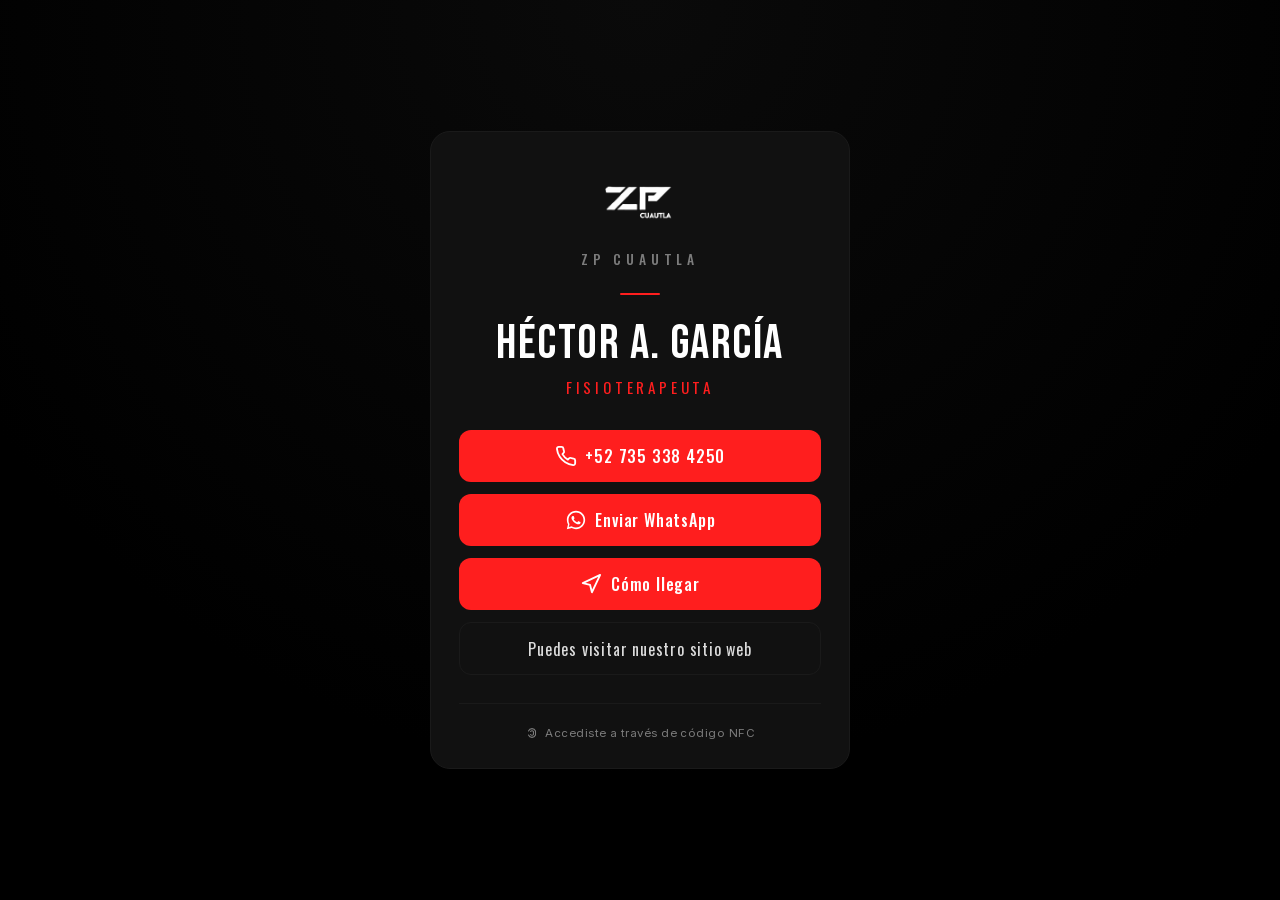
<file: contacto-nfc/index.html>
<!DOCTYPE html>
<html lang="es-MX">
<head>
  <meta charset="UTF-8" />
  <meta name="viewport" content="width=device-width, initial-scale=1.0" />
  <meta http-equiv="Content-Security-Policy" content="default-src 'self'; script-src 'none'; style-src 'self'; font-src 'self'; img-src 'self' data:; object-src 'none'; base-uri 'self';" />
  <title>Contacto | ZP Cuautla</title>
  <meta name="description" content="Contacto directo de ZP Cuautla — Héctor A. García, Fisioterapeuta." />
  <meta name="robots" content="noindex, nofollow" />
  <meta name="theme-color" content="#000000" />

  <link rel="icon" href="/imageneszpweb/favicon/favicon.ico" sizes="any" />
  <link rel="icon" type="image/png" href="/imageneszpweb/favicon/favicon-16x16.png" sizes="16x16" />
  <link rel="icon" type="image/png" href="/imageneszpweb/favicon/favicon-32x32.png" sizes="32x32" />
  <link rel="icon" type="image/png" href="/imageneszpweb/favicon/favicon-48x48.png" sizes="48x48" />
  <link rel="icon" type="image/png" href="/imageneszpweb/favicon/icon-192x192.png" sizes="192x192" />
  <link rel="icon" type="image/png" href="/imageneszpweb/favicon/icon-512x512.png" sizes="512x512" />
  <link rel="apple-touch-icon" href="/imageneszpweb/favicon/apple-touch-icon.png" />

  <!-- Preload de fuentes locales (subset latin) -->
  <link rel="preload" href="/fonts/JTUSjIg69CK48gW7PXoo9WlhyyTh89Y.woff2" as="font" type="font/woff2" crossorigin />
  <link rel="preload" href="/fonts/TK3iWkUHHAIjg752GT8Gl-1PKw.woff2" as="font" type="font/woff2" crossorigin />
  <link rel="preload" href="/fonts/UcC73FwrK3iLTeHuS_nVMrMxCp50SjIa1ZL7W0Q5nw.woff2" as="font" type="font/woff2" crossorigin />

  <link rel="stylesheet" href="/fonts.css" />
  <link rel="stylesheet" href="/contacto-nfc/styles.css?v=4" />
</head>
<body>
  <main class="nfc-wrap">
    <article class="nfc-card">
      <header class="nfc-brand">
        <img class="nfc-logo" src="/imageneszpweb/logozpblanco-removebg-preview.png" alt="ZP Cuautla" width="72" height="72" />
        <p class="nfc-brand-name">ZP Cuautla</p>
      </header>

      <div class="nfc-divider" aria-hidden="true"></div>

      <h1 class="nfc-name">Héctor A. García</h1>
      <p class="nfc-role">Fisioterapeuta</p>

      <div class="nfc-actions">
        <a class="nfc-btn nfc-btn-primary" href="tel:+527353384250">
          <svg class="nfc-btn-icon" viewBox="0 0 24 24" fill="none" stroke="currentColor" stroke-width="2" stroke-linecap="round" stroke-linejoin="round" aria-hidden="true">
            <path d="M22 16.92v3a2 2 0 0 1-2.18 2 19.79 19.79 0 0 1-8.63-3.07 19.5 19.5 0 0 1-6-6 19.79 19.79 0 0 1-3.07-8.67A2 2 0 0 1 4.11 2h3a2 2 0 0 1 2 1.72c.127.96.361 1.903.7 2.81a2 2 0 0 1-.45 2.11L8.09 9.91a16 16 0 0 0 6 6l1.27-1.27a2 2 0 0 1 2.11-.45c.907.339 1.85.573 2.81.7A2 2 0 0 1 22 16.92z"/>
          </svg>
          +52 735 338 4250
        </a>
        <a class="nfc-btn nfc-btn-primary" href="https://wa.me/527353384250?text=Hola%2C%20me%20gustar%C3%ADa%20recibir%20informaci%C3%B3n%20sobre%20terapia%20f%C3%ADsica." target="_blank" rel="noopener noreferrer">
          <svg class="nfc-btn-icon" viewBox="0 0 24 24" fill="currentColor" aria-hidden="true">
            <path d="M12 2C6.48 2 2 6.48 2 12c0 1.77.46 3.43 1.27 4.87L2 22l5.29-1.24A9.93 9.93 0 0 0 12 22c5.52 0 10-4.48 10-10S17.52 2 12 2Zm0 18.15c-1.6 0-3.1-.42-4.4-1.16l-.31-.18-3.14.74.76-3.06-.2-.32A8.1 8.1 0 0 1 3.85 12c0-4.5 3.65-8.15 8.15-8.15S20.15 7.5 20.15 12 16.5 20.15 12 20.15Zm4.47-6.1c-.24-.12-1.45-.71-1.67-.79-.22-.08-.39-.12-.55.12-.16.24-.63.79-.77.95-.14.16-.28.18-.53.06-.24-.12-1.03-.38-1.97-1.21-.73-.65-1.22-1.45-1.36-1.69-.14-.24-.02-.38.11-.5.11-.11.24-.28.37-.42.12-.14.16-.24.24-.4.08-.16.04-.3-.02-.42-.06-.12-.55-1.32-.75-1.81-.2-.48-.4-.41-.55-.42h-.47c-.16 0-.42.06-.65.3-.22.24-.85.83-.85 2.02s.87 2.35 1 2.51c.12.16 1.72 2.62 4.16 3.68.58.25 1.03.4 1.39.51.58.19 1.11.16 1.53.1.47-.07 1.45-.59 1.65-1.16.2-.57.2-1.06.14-1.16-.06-.1-.22-.16-.46-.28Z"/>
          </svg>
          Enviar WhatsApp
        </a>
        <a class="nfc-btn nfc-btn-primary" href="https://www.google.com/maps/dir/?api=1&amp;destination=Av+Insurgentes+1098+Miguel+Hidalgo+62748+Cuautla+Morelos" target="_blank" rel="noopener noreferrer">
          <svg class="nfc-btn-icon" viewBox="0 0 24 24" fill="none" stroke="currentColor" stroke-width="2" stroke-linejoin="round" aria-hidden="true">
            <polygon points="3 11 22 2 13 21 11 13 3 11"/>
          </svg>
          Cómo llegar
        </a>
        <a class="nfc-btn nfc-btn-secondary" href="https://zpcuautla.com.mx">
          Puedes visitar nuestro sitio web
        </a>
      </div>

      <footer class="nfc-footer">
        <p class="nfc-badge">
          <svg class="nfc-badge-icon" viewBox="0 0 24 24" fill="none" stroke="currentColor" stroke-width="1.8" stroke-linecap="round" aria-hidden="true">
            <path d="M6 8.5a6.5 6.5 0 0 1 12 0v7a6.5 6.5 0 0 1-12 0" />
            <path d="M9.5 9.5a3.2 3.2 0 0 1 5 0v5a3.2 3.2 0 0 1-5 0" />
          </svg>
          Accediste a través de código NFC
        </p>
      </footer>
    </article>
  </main>
</body>
</html>
</file>
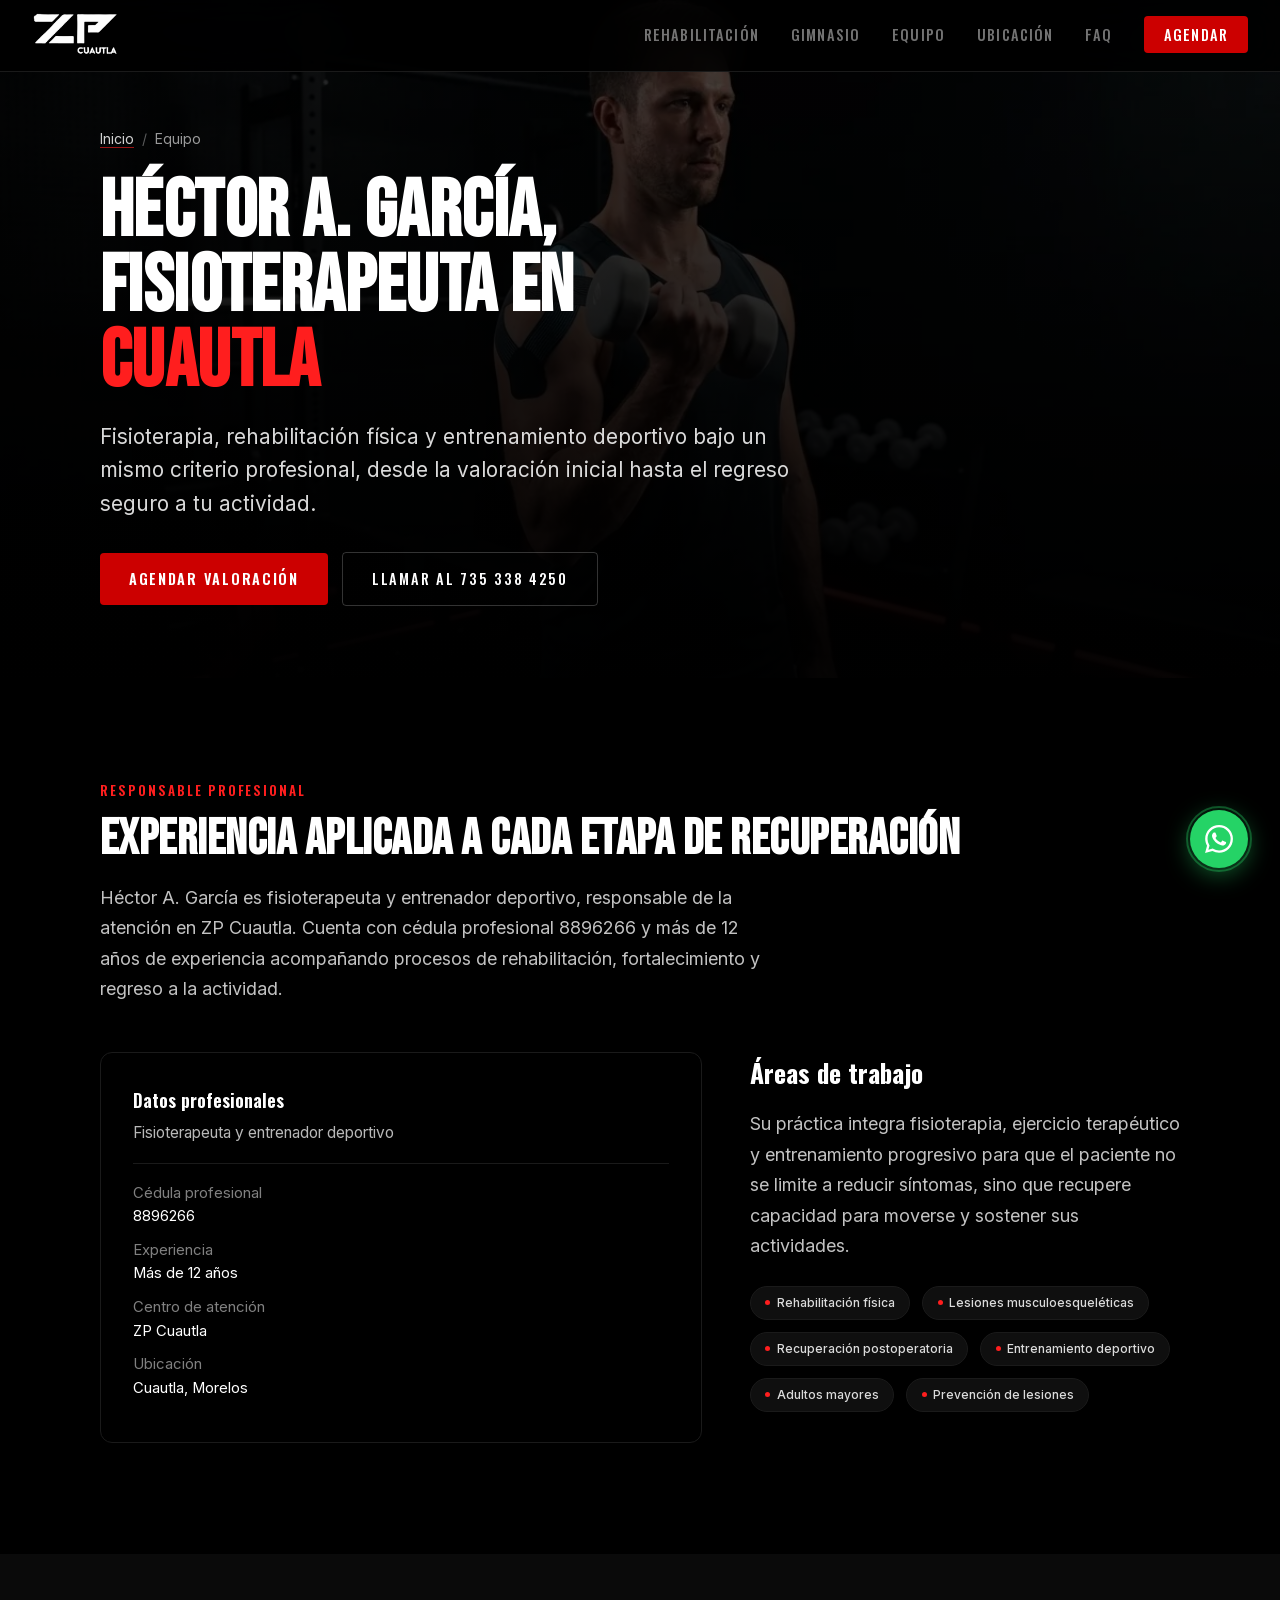
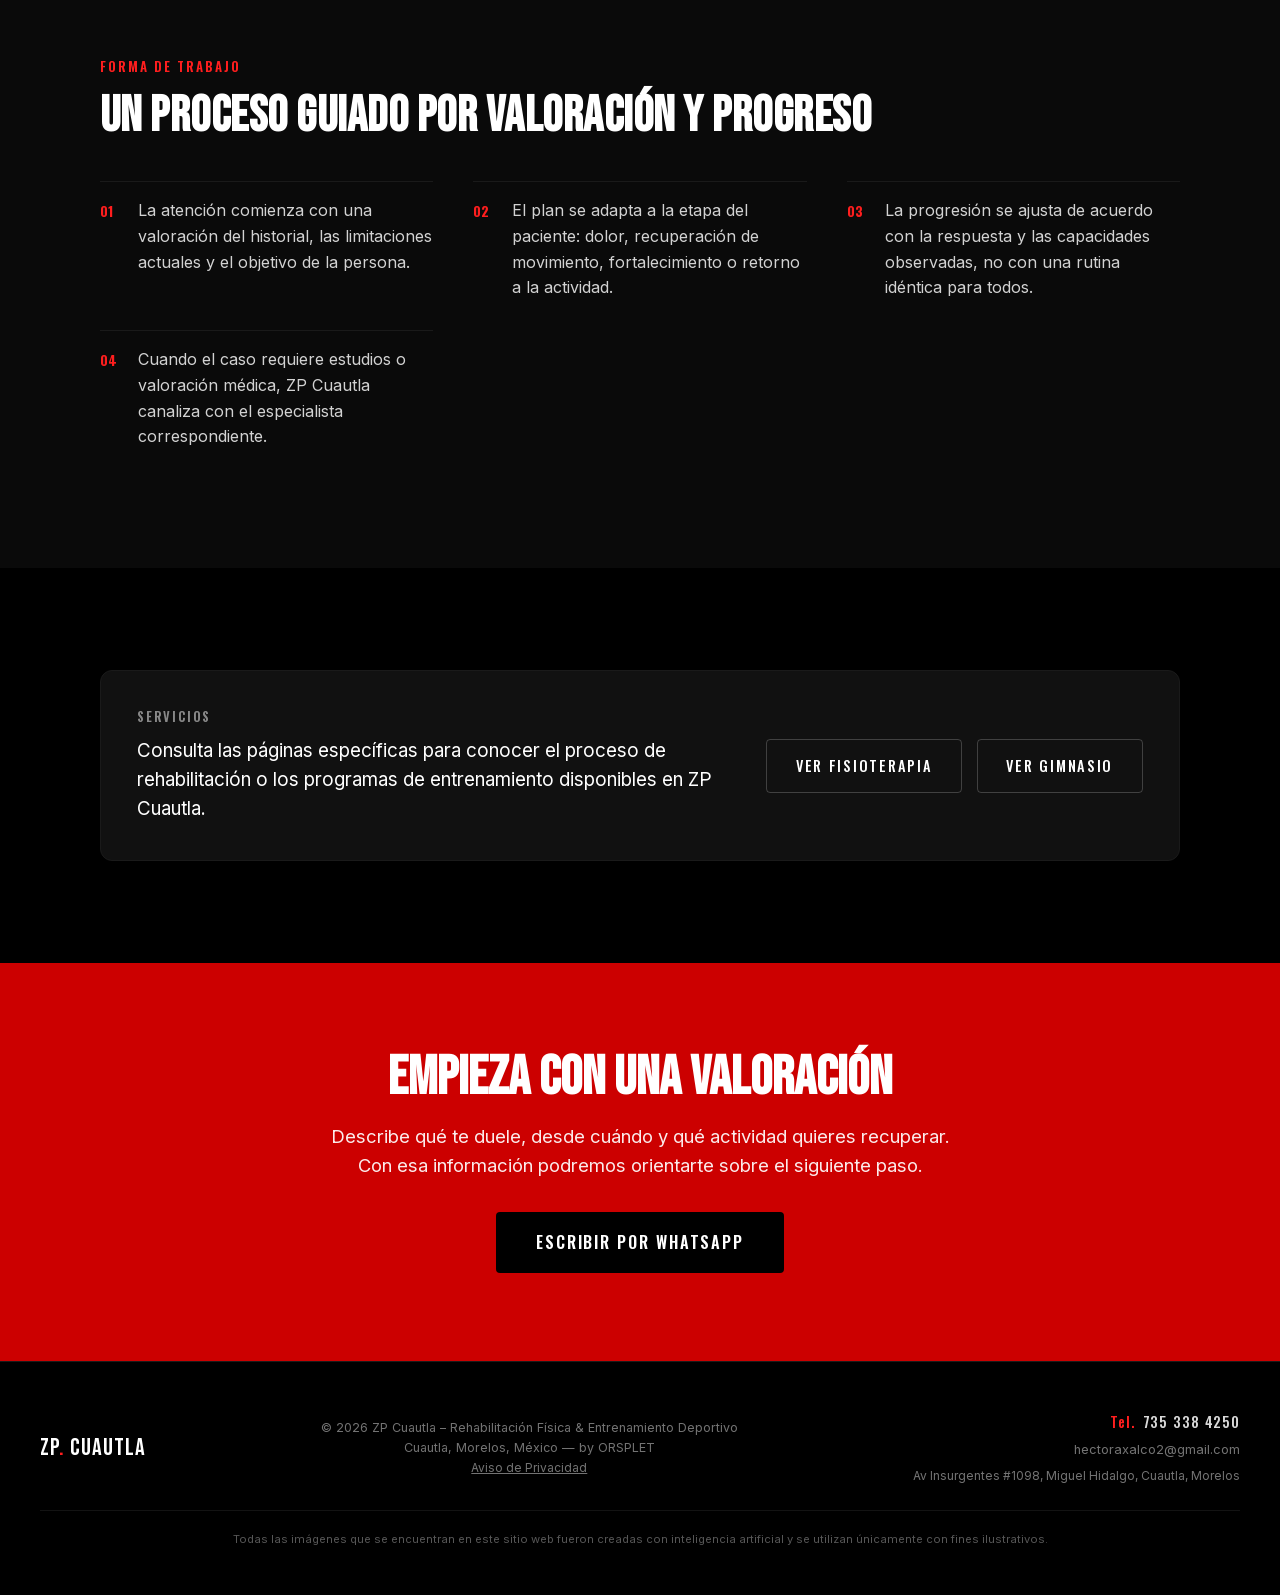
<file: fisioterapeuta-hector-garcia-cuautla/index.html>
<!DOCTYPE html>
<html lang="es-MX">
<head>
  <meta charset="UTF-8" />
  <meta name="google-site-verification" content="XtzdJfT6lK87ww_dr33dlF7_8pZQ5BH5wSfC4P5csK4" />
  <meta name="viewport" content="width=device-width, initial-scale=1.0" />
  <meta http-equiv="Content-Security-Policy" content="default-src 'self'; script-src 'self' https://www.googletagmanager.com; style-src 'self' 'unsafe-inline'; font-src 'self'; img-src 'self' data: https:; connect-src https://www.google-analytics.com https://analytics.google.com https://region1.google-analytics.com; object-src 'none'; base-uri 'self';" />
  <script async src="https://www.googletagmanager.com/gtag/js?id=G-R8CPSSXHQD"></script>
  <script defer src="/gtag.js"></script>
  <title>Héctor A. García | Fisioterapeuta en Cuautla</title>
  <meta name="description" content="Conoce a Héctor A. García, fisioterapeuta y entrenador de ZP Cuautla, con cédula profesional 8896266 y más de 12 años de experiencia." />
  <meta property="og:title" content="Héctor A. García | Fisioterapeuta en Cuautla" />
  <meta property="og:description" content="Fisioterapia, rehabilitación física y entrenamiento personalizado en ZP Cuautla. Conoce la experiencia y el enfoque profesional de Héctor A. García." />
  <meta property="og:url" content="https://zpcuautla.com.mx/fisioterapeuta-hector-garcia-cuautla/" />
  <meta property="og:image" content="https://zpcuautla.com.mx/imageneszpweb/imagenfuerzalesionhombro.jpg" />
  <meta property="og:type" content="profile" />
  <meta property="og:locale" content="es_MX" />
  <meta property="og:site_name" content="ZP Cuautla" />
  <meta property="og:image:alt" content="Ejercicio terapéutico supervisado en ZP Cuautla (imagen ilustrativa)" />
  <meta name="twitter:card" content="summary_large_image" />
  <meta name="twitter:title" content="Héctor A. García | Fisioterapeuta en Cuautla" />
  <meta name="twitter:description" content="Fisioterapeuta y entrenador de ZP Cuautla, con cédula profesional 8896266 y más de 12 años de experiencia." />
  <meta name="twitter:image" content="https://zpcuautla.com.mx/imageneszpweb/imagenfuerzalesionhombro.jpg" />
  <meta name="robots" content="index, follow" />
  <meta name="author" content="Héctor A. García — ZP Cuautla" />
  <link rel="canonical" href="https://zpcuautla.com.mx/fisioterapeuta-hector-garcia-cuautla/" />
  <link rel="alternate" hreflang="es-MX" href="https://zpcuautla.com.mx/fisioterapeuta-hector-garcia-cuautla/" />
  <link rel="alternate" hreflang="x-default" href="https://zpcuautla.com.mx/fisioterapeuta-hector-garcia-cuautla/" />
  <meta name="theme-color" content="#FF1E1E" />
  <link rel="preload" as="font" href="/fonts/JTUSjIg69CK48gW7PXoo9WlhyyTh89Y.woff2" type="font/woff2" crossorigin>
  <link rel="preload" as="font" href="/fonts/UcC73FwrK3iLTeHuS_nVMrMxCp50SjIa1ZL7W0Q5nw.woff2" type="font/woff2" crossorigin>
  <link rel="icon" type="image/svg+xml" href="data:image/svg+xml,<svg xmlns='http://www.w3.org/2000/svg' viewBox='0 0 32 32'><rect width='32' height='32' rx='6' fill='%23000'/><text x='16' y='24' font-family='Arial Black,Impact,sans-serif' font-size='19' font-weight='900' fill='%23FF1E1E' text-anchor='middle' letter-spacing='-1'>ZP</text></svg>" />
  <link rel="stylesheet" href="/fonts.css" />
  <link rel="stylesheet" href="/styles.css" />
  <link rel="stylesheet" href="/subpaginas.css" />
  <noscript><style>.reveal { opacity: 1 !important; transform: none !important; animation: none !important; } .mobile-menu { display: none !important; }</style></noscript>
  <script type="application/ld+json">
  {
    "@context": "https://schema.org",
    "@graph": [
      {
        "@type": "ProfilePage",
        "@id": "https://zpcuautla.com.mx/fisioterapeuta-hector-garcia-cuautla/#webpage",
        "url": "https://zpcuautla.com.mx/fisioterapeuta-hector-garcia-cuautla/",
        "name": "Héctor A. García, fisioterapeuta en Cuautla",
        "isPartOf": {"@id": "https://zpcuautla.com.mx/#website"},
        "mainEntity": {"@id": "https://zpcuautla.com.mx/#hector-garcia"},
        "datePublished": "2026-08-12",
        "dateModified": "2026-08-12",
        "inLanguage": "es-MX",
        "breadcrumb": {"@id": "https://zpcuautla.com.mx/fisioterapeuta-hector-garcia-cuautla/#breadcrumb"}
      },
      {
        "@type": "Person",
        "@id": "https://zpcuautla.com.mx/#hector-garcia",
        "name": "Héctor A. García",
        "url": "https://zpcuautla.com.mx/fisioterapeuta-hector-garcia-cuautla/",
        "description": "Fisioterapeuta y entrenador deportivo de ZP Cuautla, con cédula profesional 8896266 y más de 12 años de experiencia.",
        "jobTitle": "Fisioterapeuta y Entrenador Deportivo",
        "hasCredential": {
          "@type": "EducationalOccupationalCredential",
          "credentialCategory": "Cédula Profesional",
          "identifier": "8896266",
          "recognizedBy": {"@type": "Organization", "name": "Secretaría de Educación Pública de México"}
        },
        "worksFor": {"@id": "https://zpcuautla.com.mx/#organization"},
        "knowsAbout": ["Fisioterapia", "Rehabilitación física", "Entrenamiento deportivo", "Adultos mayores", "Prevención de lesiones", "Sarcopenia", "Osteoporosis"]
      },
      {
        "@type": "BreadcrumbList",
        "@id": "https://zpcuautla.com.mx/fisioterapeuta-hector-garcia-cuautla/#breadcrumb",
        "itemListElement": [
          {"@type": "ListItem", "position": 1, "name": "Inicio", "item": "https://zpcuautla.com.mx/"},
          {"@type": "ListItem", "position": 2, "name": "Héctor A. García", "item": "https://zpcuautla.com.mx/fisioterapeuta-hector-garcia-cuautla/"}
        ]
      }
    ]
  }
  </script>
</head>
<body>
  <div class="pg-progreso" aria-hidden="true"></div>
  <nav id="navbar" aria-label="Navegación principal">
    <a href="/" class="nav-logo"><img width="320" height="168" src="/imageneszpweb/logozpblanco-removebg-preview.webp" alt="ZP Cuautla" style="height:48px;width:auto;display:block;"></a>
    <ul class="nav-links">
      <li><a href="/rehabilitacion-fisica-cuautla/">Rehabilitación</a></li>
      <li><a href="/gimnasio-entrenamiento-cuautla/">Gimnasio</a></li>
      <li><a href="/fisioterapeuta-hector-garcia-cuautla/">Equipo</a></li>
      <li><a href="/#ubicacion">Ubicación</a></li>
      <li><a href="/#faq">FAQ</a></li>
      <li><a href="https://wa.me/527353384250?text=Hola%2C%20conoc%C3%AD%20el%20perfil%20profesional%20de%20H%C3%A9ctor%20en%20su%20sitio%20web.%20Quiero%20agendar%20una%20valoraci%C3%B3n.%20Lo%20que%20me%20pasa%20es%3A%20" target="_blank" rel="noopener noreferrer" class="nav-cta">Agendar</a></li>
    </ul>
    <button class="hamburger" id="hamburger" aria-label="Menú"><span></span><span></span><span></span></button>
  </nav>
  <div class="mobile-menu" id="mobileMenu">
    <ul>
      <li><a href="/rehabilitacion-fisica-cuautla/">Rehabilitación</a></li>
      <li><a href="/gimnasio-entrenamiento-cuautla/">Gimnasio</a></li>
      <li><a href="/fisioterapeuta-hector-garcia-cuautla/">Equipo</a></li>
      <li><a href="/#ubicacion">Ubicación</a></li>
      <li><a href="/#faq">FAQ</a></li>
      <li><a href="https://wa.me/527353384250?text=Hola%2C%20conoc%C3%AD%20el%20perfil%20profesional%20de%20H%C3%A9ctor%20en%20su%20sitio%20web.%20Quiero%20agendar%20una%20valoraci%C3%B3n.%20Lo%20que%20me%20pasa%20es%3A%20" target="_blank" rel="noopener noreferrer">Agendar valoración</a></li>
    </ul>
  </div>

  <main id="contenido">
    <section class="pg-hero">
      <img width="1200" height="896" class="pg-hero-img" src="/imageneszpweb/imagenfuerzalesionhombro.webp" alt="Ejercicio terapéutico supervisado para recuperar fuerza de hombro (imagen ilustrativa)">
      <div class="pg-wrap">
        <div class="pg-breadcrumb"><a href="/">Inicio</a><span>/</span>Equipo</div>
        <h1 class="pg-h1">Héctor A. García, fisioterapeuta en <em>Cuautla</em></h1>
        <p class="pg-lead">Fisioterapia, rehabilitación física y entrenamiento deportivo bajo un mismo criterio profesional, desde la valoración inicial hasta el regreso seguro a tu actividad.</p>
        <div class="pg-actions">
          <a class="btn-primary" href="https://wa.me/527353384250?text=Hola%2C%20conoc%C3%AD%20el%20perfil%20profesional%20de%20H%C3%A9ctor%20en%20su%20sitio%20web.%20Quiero%20agendar%20una%20valoraci%C3%B3n.%20Lo%20que%20me%20pasa%20es%3A%20" target="_blank" rel="noopener noreferrer">Agendar valoración</a>
          <a class="btn-secondary" href="tel:+527353384250">Llamar al 735 338 4250</a>
        </div>
      </div>
    </section>

    <section class="pg-section" id="perfil">
      <div class="pg-wrap">
        <div class="pg-eyebrow">Responsable profesional</div>
        <h2 class="pg-h2">Experiencia aplicada a cada etapa de recuperación</h2>
        <p class="pg-intro">Héctor A. García es fisioterapeuta y entrenador deportivo, responsable de la atención en ZP Cuautla. Cuenta con cédula profesional 8896266 y más de 12 años de experiencia acompañando procesos de rehabilitación, fortalecimiento y regreso a la actividad.</p>
        <div class="pg-prueba" style="margin-top:3rem;">
          <div class="pg-credencial">
            <h3>Datos profesionales</h3>
            <p class="pg-credencial-rol">Fisioterapeuta y entrenador deportivo</p>
            <dl>
              <dt>Cédula profesional</dt><dd>8896266</dd>
              <dt>Experiencia</dt><dd>Más de 12 años</dd>
              <dt>Centro de atención</dt><dd>ZP Cuautla</dd>
              <dt>Ubicación</dt><dd>Cuautla, Morelos</dd>
            </dl>
          </div>
          <div>
            <h3 style="font-family:var(--font-heading);font-size:1.6rem;margin-bottom:1rem;">Áreas de trabajo</h3>
            <p class="pg-intro" style="margin-bottom:1.5rem;">Su práctica integra fisioterapia, ejercicio terapéutico y entrenamiento progresivo para que el paciente no se limite a reducir síntomas, sino que recupere capacidad para moverse y sostener sus actividades.</p>
            <div class="trainer-credentials">
              <span class="credential-tag">Rehabilitación física</span>
              <span class="credential-tag">Lesiones musculoesqueléticas</span>
              <span class="credential-tag">Recuperación postoperatoria</span>
              <span class="credential-tag">Entrenamiento deportivo</span>
              <span class="credential-tag">Adultos mayores</span>
              <span class="credential-tag">Prevención de lesiones</span>
            </div>
          </div>
        </div>
      </div>
    </section>

    <section class="pg-section pg-section--tinted" id="enfoque">
      <div class="pg-wrap">
        <div class="pg-eyebrow">Forma de trabajo</div>
        <h2 class="pg-h2">Un proceso guiado por valoración y progreso</h2>
        <div class="pg-casos-grid">
          <div class="pg-caso"><div class="pg-caso-marca">01</div><p>La atención comienza con una valoración del historial, las limitaciones actuales y el objetivo de la persona.</p></div>
          <div class="pg-caso"><div class="pg-caso-marca">02</div><p>El plan se adapta a la etapa del paciente: dolor, recuperación de movimiento, fortalecimiento o retorno a la actividad.</p></div>
          <div class="pg-caso"><div class="pg-caso-marca">03</div><p>La progresión se ajusta de acuerdo con la respuesta y las capacidades observadas, no con una rutina idéntica para todos.</p></div>
          <div class="pg-caso"><div class="pg-caso-marca">04</div><p>Cuando el caso requiere estudios o valoración médica, ZP Cuautla canaliza con el especialista correspondiente.</p></div>
        </div>
      </div>
    </section>

    <section class="pg-section">
      <div class="pg-wrap">
        <div class="pg-puente">
          <div><div class="pg-puente-eyebrow">Servicios</div><p>Consulta las páginas específicas para conocer el proceso de rehabilitación o los programas de entrenamiento disponibles en ZP Cuautla.</p></div>
          <div class="pg-actions">
            <a class="btn-secondary" href="/rehabilitacion-fisica-cuautla/">Ver fisioterapia</a>
            <a class="btn-secondary" href="/gimnasio-entrenamiento-cuautla/">Ver gimnasio</a>
          </div>
        </div>
      </div>
    </section>

    <section class="pg-cierre">
      <div class="pg-wrap">
        <h2>Empieza con una valoración</h2>
        <p>Describe qué te duele, desde cuándo y qué actividad quieres recuperar. Con esa información podremos orientarte sobre el siguiente paso.</p>
        <a class="btn-cta-big" href="https://wa.me/527353384250?text=Hola%2C%20conoc%C3%AD%20el%20perfil%20profesional%20de%20H%C3%A9ctor%20en%20su%20sitio%20web.%20Quiero%20agendar%20una%20valoraci%C3%B3n.%20Lo%20que%20me%20pasa%20es%3A%20" target="_blank" rel="noopener noreferrer">Escribir por WhatsApp</a>
      </div>
    </section>
  </main>

  <footer>
    <div class="footer-inner">
      <div class="footer-logo">ZP<span>.</span> Cuautla</div>
      <div class="footer-copy">© 2026 ZP Cuautla – Rehabilitación Física &amp; Entrenamiento Deportivo<br/>Cuautla, Morelos, México — by ORSPLET<br/><a href="/aviso-de-privacidad.html" style="color:inherit;text-decoration:underline;font-size:0.75rem;">Aviso de Privacidad</a></div>
      <address><div class="footer-contact"><div class="footer-phone"><span>Tel.</span> <a href="tel:+527353384250" style="color:inherit;">735 338 4250</a></div><div class="footer-email"><a href="mailto:hectoraxalco2@gmail.com">hectoraxalco2@gmail.com</a></div><div class="footer-address">Av Insurgentes #1098, Miguel Hidalgo, Cuautla, Morelos</div></div></address>
    </div>
    <div class="footer-ai-disclaimer">Todas las imágenes que se encuentran en este sitio web fueron creadas con inteligencia artificial y se utilizan únicamente con fines ilustrativos.</div>
  </footer>
  <a href="https://wa.me/527353384250?text=Hola%2C%20conoc%C3%AD%20el%20perfil%20profesional%20de%20H%C3%A9ctor%20en%20su%20sitio%20web.%20Mi%20consulta%20es%3A%20" target="_blank" rel="noopener noreferrer" class="whatsapp-float" aria-label="Contactar por WhatsApp"><svg width="28" height="28" viewBox="0 0 24 24" fill="white"><path d="M17.472 14.382c-.297-.149-1.758-.867-2.03-.967-.273-.099-.471-.148-.67.15-.197.297-.767.966-.94 1.164-.173.199-.347.223-.644.075-.297-.15-1.255-.463-2.39-1.475-.883-.788-1.48-1.761-1.653-2.059-.173-.297-.018-.458.13-.606.134-.133.298-.347.446-.52.149-.174.198-.298.298-.497.099-.198.05-.371-.025-.52-.075-.149-.669-1.612-.916-2.207-.242-.579-.487-.5-.669-.51-.173-.008-.371-.01-.57-.01-.198 0-.52.074-.792.372-.272.297-1.04 1.016-1.04 2.479 0 1.462 1.065 2.875 1.213 3.074.149.198 2.096 3.2 5.077 4.487.709.306 1.262.489 1.694.625.712.227 1.36.195 1.871.118.571-.085 1.758-.719 2.006-1.413.248-.694.248-1.289.173-1.413-.074-.124-.272-.198-.57-.347m-5.421 7.403h-.004a9.87 9.87 0 01-5.031-1.378l-.361-.214-3.741.982.998-3.648-.235-.374a9.86 9.86 0 01-1.51-5.26c.001-5.45 4.436-9.884 9.888-9.884 2.64 0 5.122 1.03 6.988 2.898a9.825 9.825 0 012.893 6.994c-.003 5.45-4.437 9.884-9.885 9.884m8.413-18.297A11.815 11.815 0 0012.05 0C5.495 0 .16 5.335.157 11.892c0 2.096.547 4.142 1.588 5.945L.057 24l6.305-1.654a11.882 11.882 0 005.683 1.448h.005c6.554 0 11.89-5.335 11.893-11.893a11.821 11.821 0 00-3.48-8.413z"/></svg><span class="whatsapp-tooltip">Escríbenos</span></a>
  <script src="/main.js"></script>
</body>
</html>
</file>
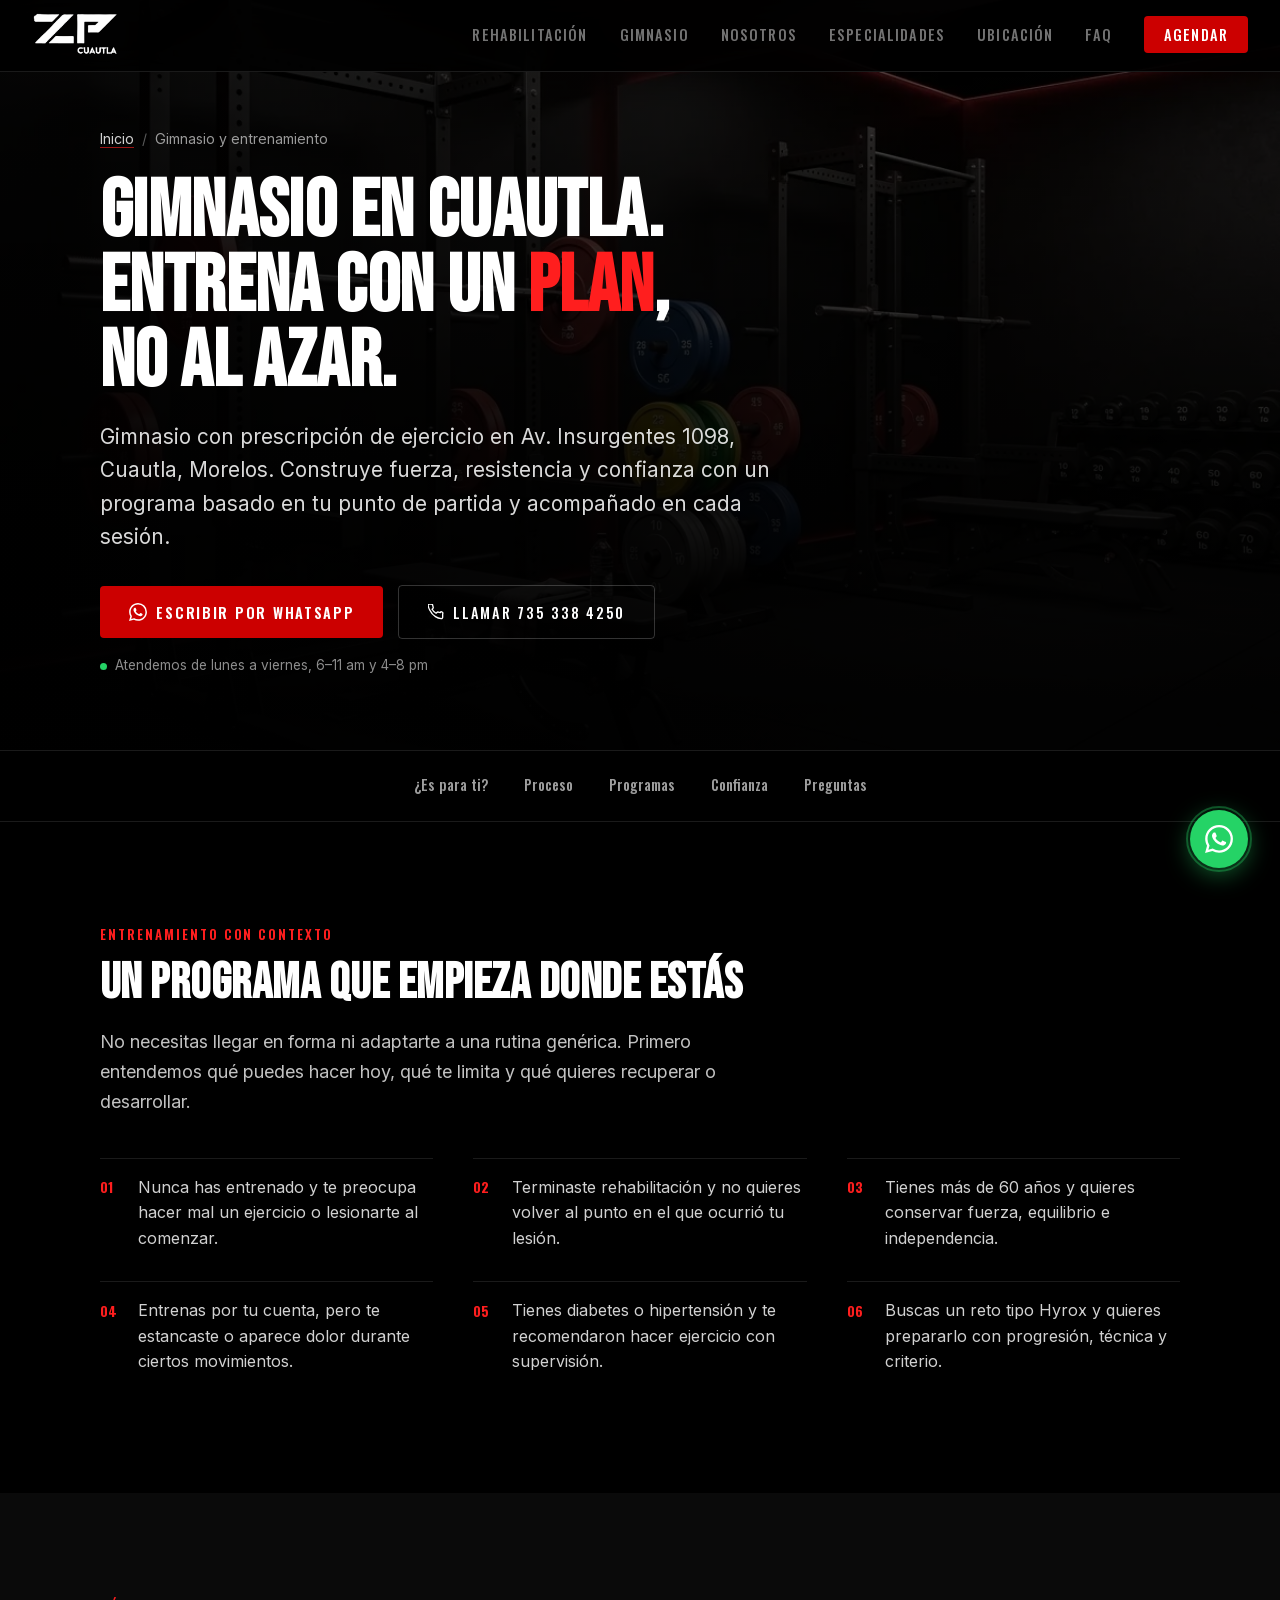
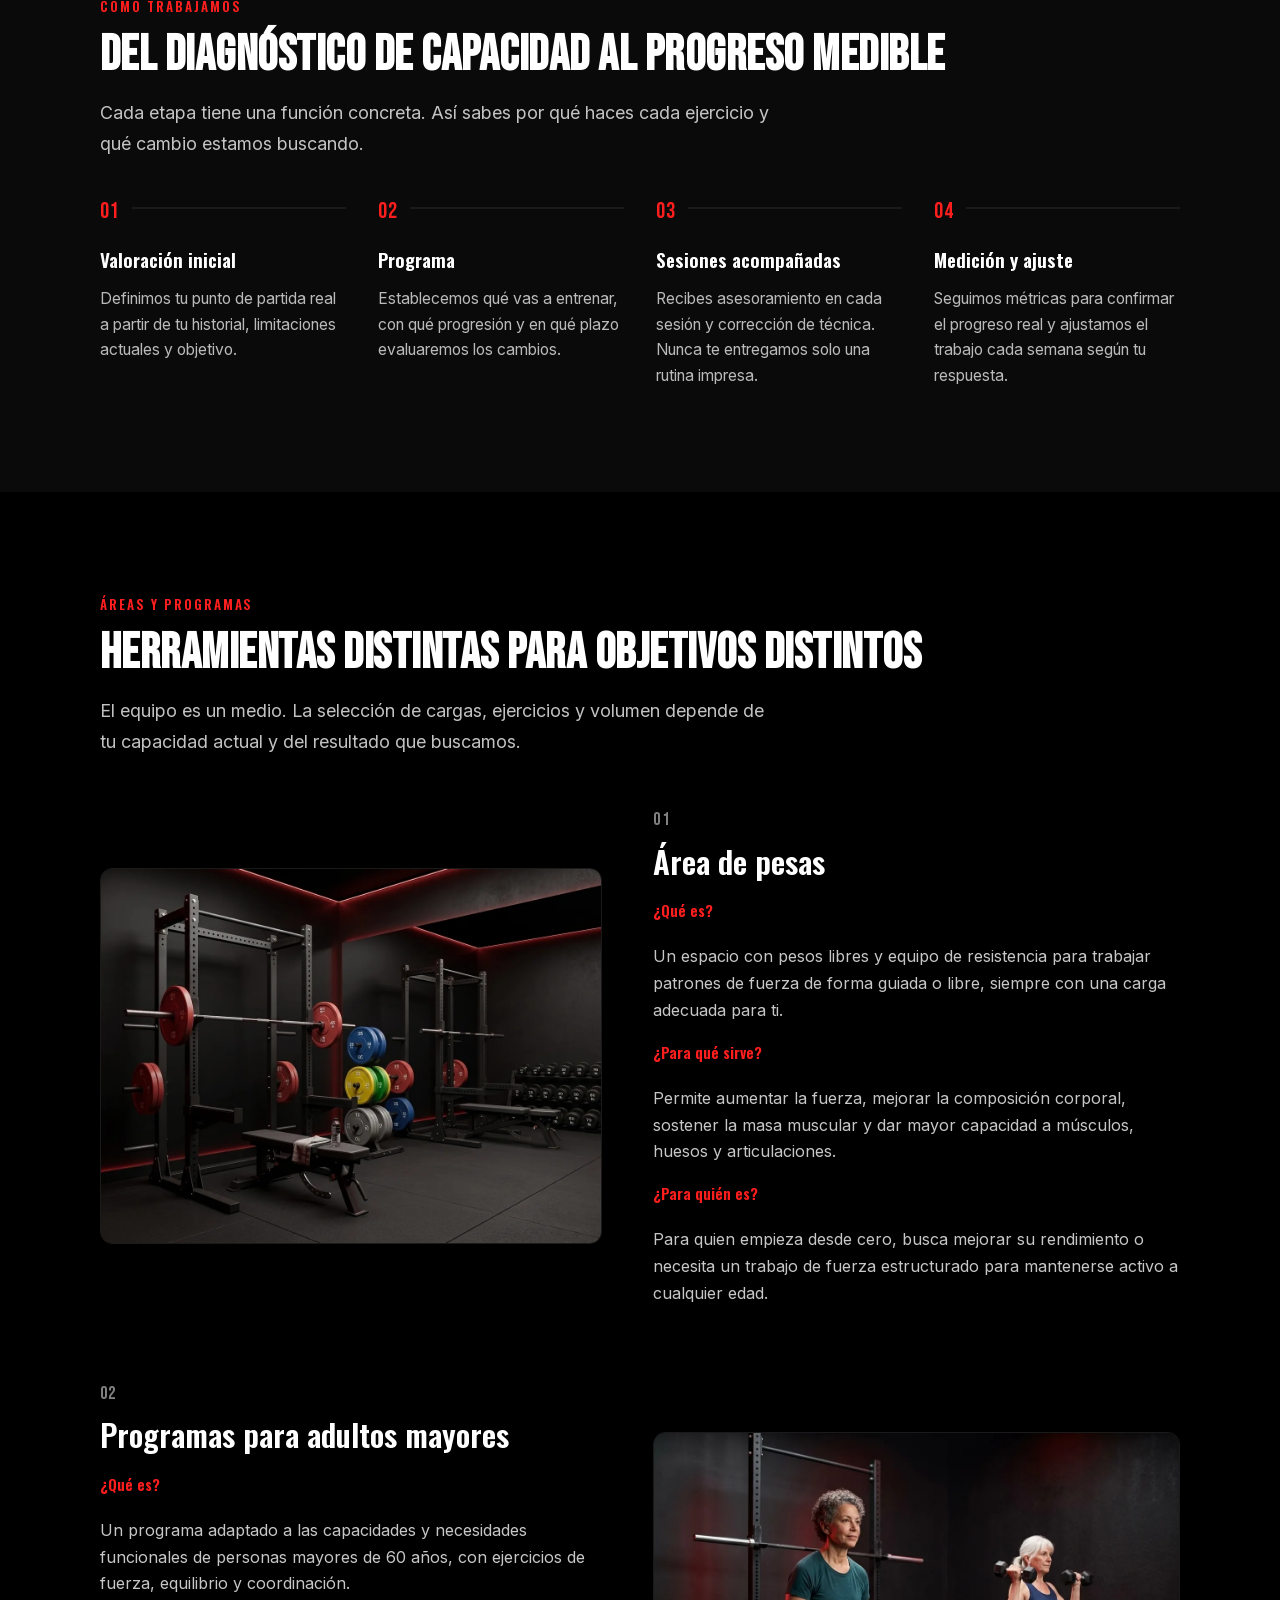
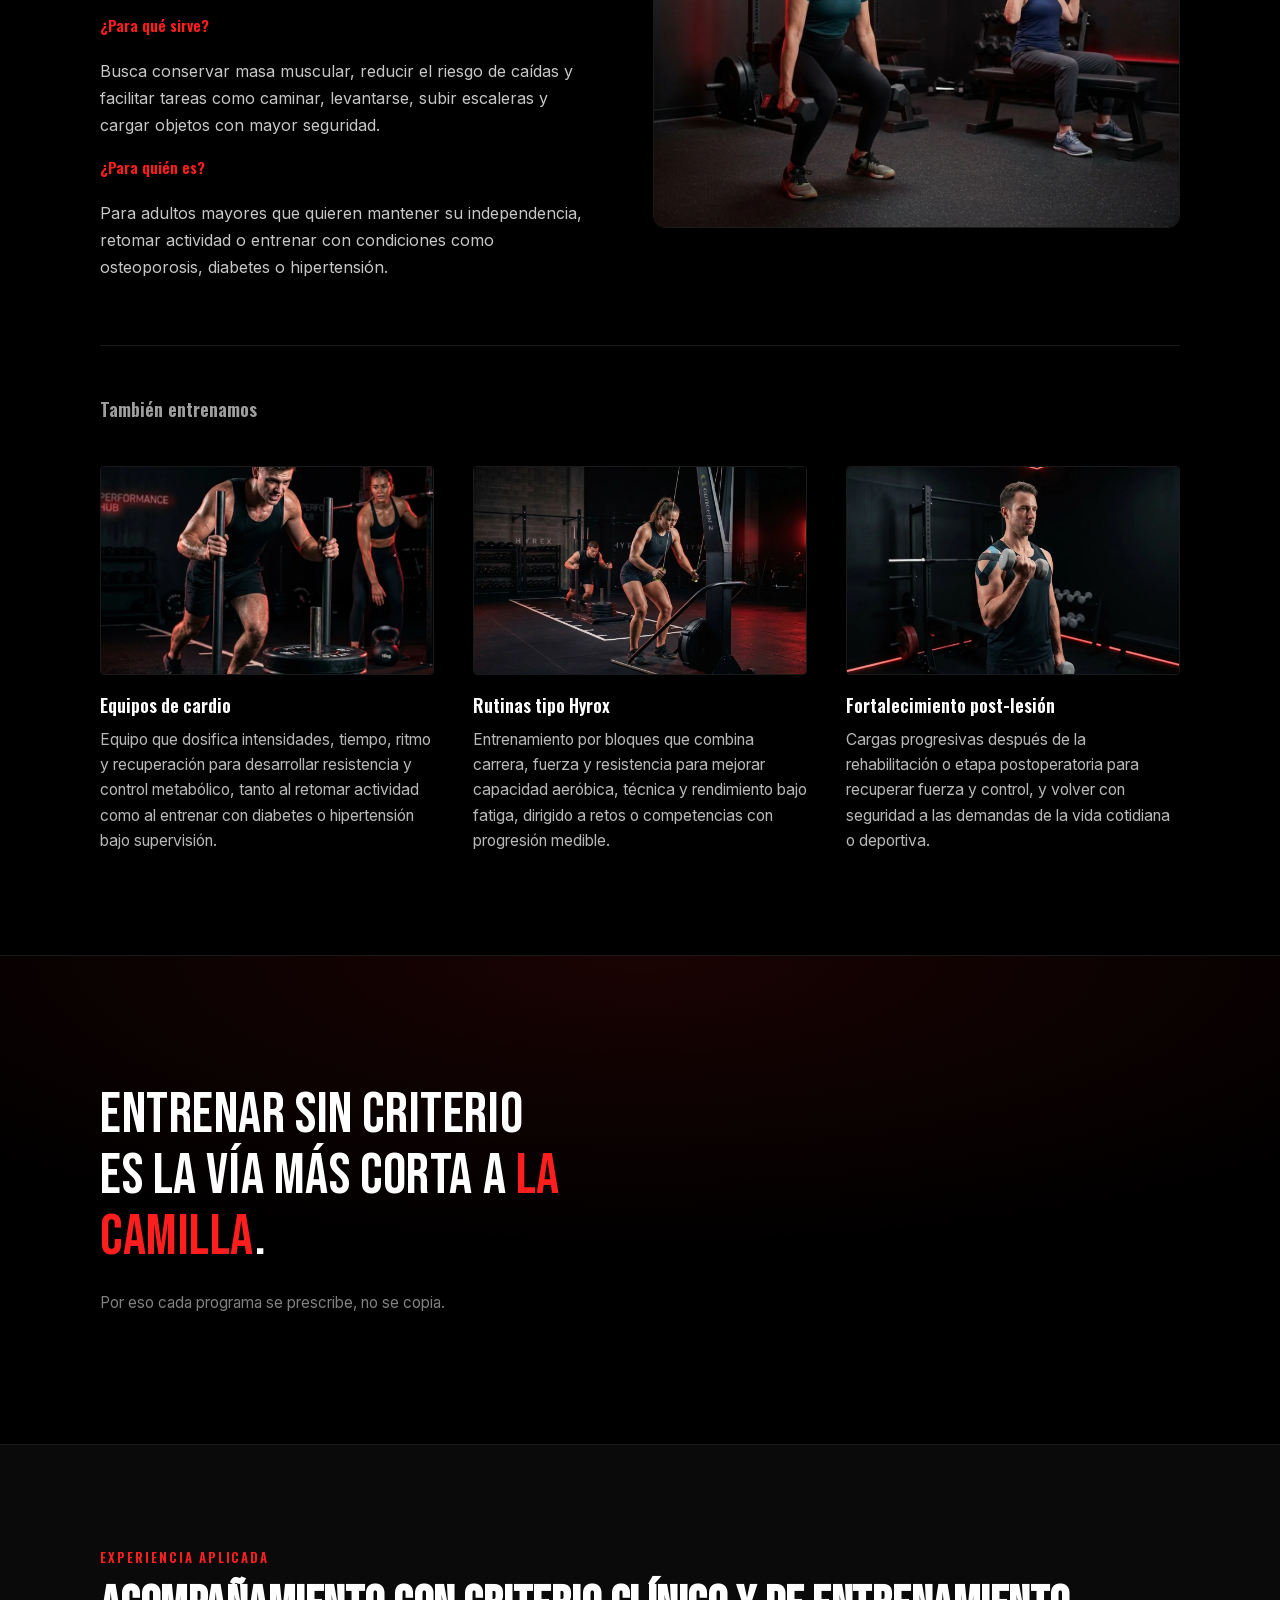
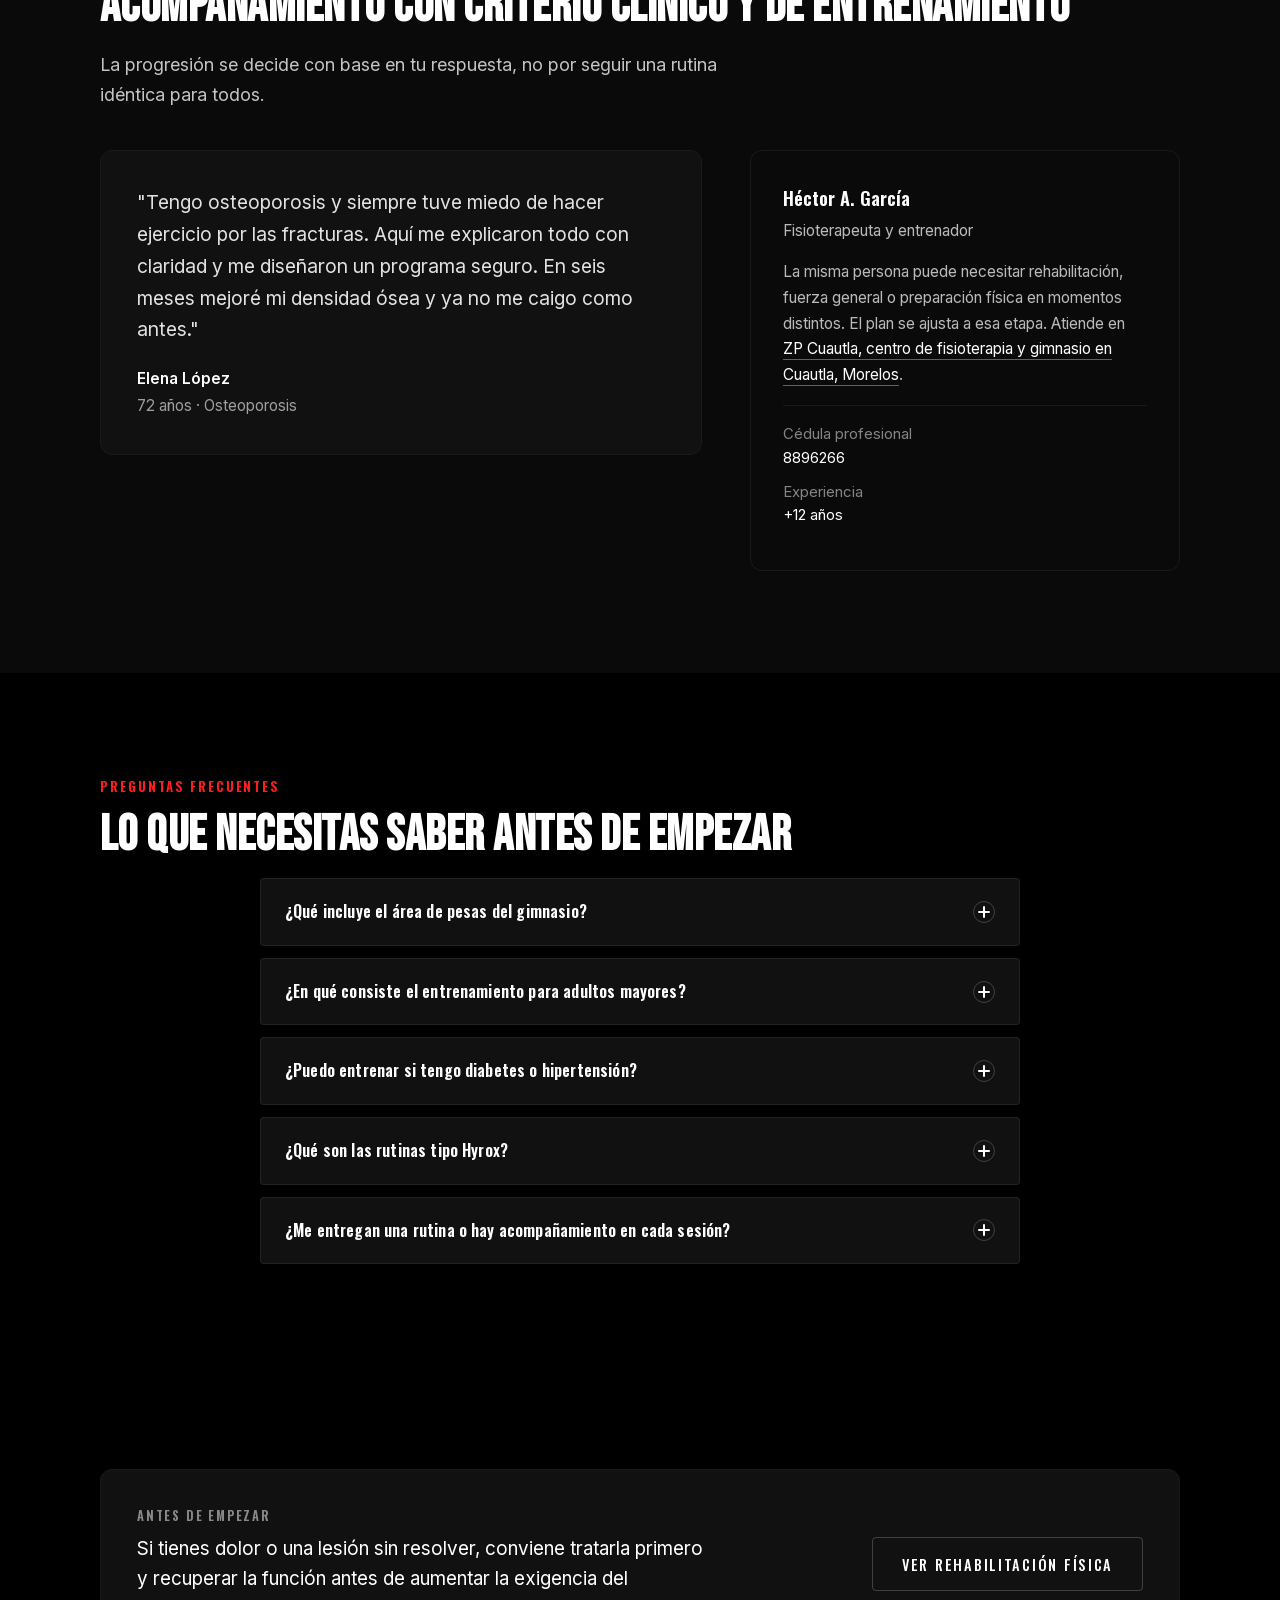
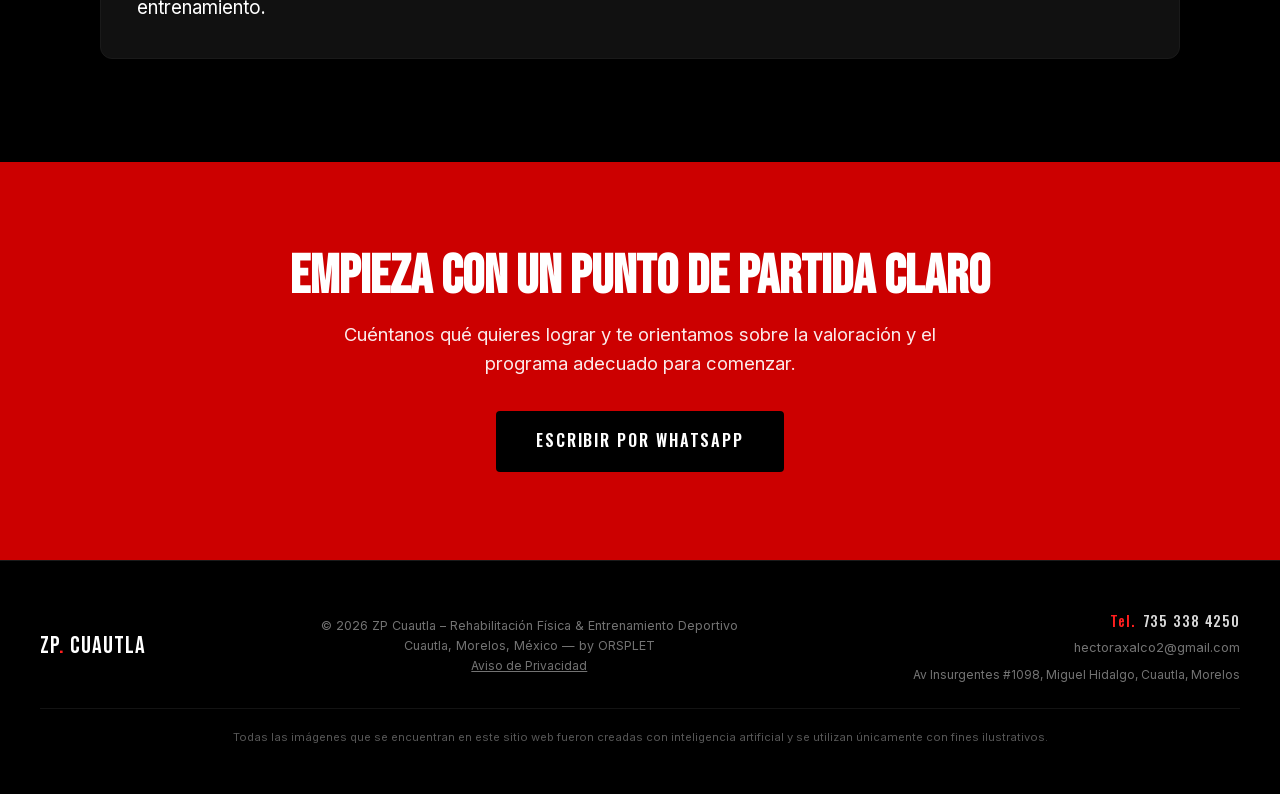
<file: gimnasio-entrenamiento-cuautla/index.html>
<!DOCTYPE html>
<html lang="es-MX">
<head>
  <meta charset="UTF-8" />
  <meta name="google-site-verification" content="XtzdJfT6lK87ww_dr33dlF7_8pZQ5BH5wSfC4P5csK4" />
  <meta name="viewport" content="width=device-width, initial-scale=1.0" />
  <meta http-equiv="Content-Security-Policy" content="default-src 'self'; script-src 'self' https://www.googletagmanager.com; style-src 'self' 'unsafe-inline'; font-src 'self'; img-src 'self' data: https:; frame-src https://www.google.com; connect-src https://www.google-analytics.com https://analytics.google.com https://region1.google-analytics.com; object-src 'none'; base-uri 'self';" />
  <!-- Google tag (gtag.js): se inicializa solo en zpcuautla.com.mx, ver /gtag.js -->
  <script defer src="/gtag.js"></script>
  <title>Gimnasio y Entrenamiento Personalizado en Cuautla | ZP Cuautla</title>
  <meta name="description" content="Gimnasio en Cuautla con prescripción de ejercicio: fuerza, cardio, Hyrox, adultos mayores y fuerza post-lesión. Sesiones acompañadas. Pide información." />
  <meta property="og:title" content="Gimnasio y Entrenamiento Personalizado en Cuautla — ZP Cuautla" />
  <meta property="og:description" content="Entrena desde cero, después de una lesión o buscando rendimiento, con prescripción de ejercicio real y seguimiento medible." />
  <meta property="og:url" content="https://zpcuautla.com.mx/gimnasio-entrenamiento-cuautla/" />
  <meta property="og:image" content="https://zpcuautla.com.mx/imageneszpweb/imagenareadepesas.jpg" />
  <meta property="og:type" content="website" />
  <meta property="og:locale" content="es_MX" />
  <meta property="og:site_name" content="ZP Cuautla" />
  <meta property="og:image:alt" content="Instalaciones de ZP Cuautla en Cuautla, Morelos (imagen ilustrativa)" />
  <meta name="twitter:card" content="summary_large_image" />
  <meta name="twitter:title" content="Gimnasio y Entrenamiento Personalizado en Cuautla — ZP Cuautla" />
  <meta name="twitter:description" content="Entrena desde cero, después de una lesión o buscando rendimiento, con prescripción de ejercicio real y seguimiento medible." />
  <meta name="twitter:image" content="https://zpcuautla.com.mx/imageneszpweb/imagenareadepesas.jpg" />
  <meta name="robots" content="index, follow" />
  <meta name="author" content="Héctor A. García — ZP Cuautla" />
  <link rel="canonical" href="https://zpcuautla.com.mx/gimnasio-entrenamiento-cuautla/" />
  <link rel="alternate" hreflang="es-MX" href="https://zpcuautla.com.mx/gimnasio-entrenamiento-cuautla/" />
  <link rel="alternate" hreflang="x-default" href="https://zpcuautla.com.mx/gimnasio-entrenamiento-cuautla/" />
  <meta name="theme-color" content="#FF1E1E" />
  <link rel="preload" as="font" href="/fonts/JTUSjIg69CK48gW7PXoo9WlhyyTh89Y.woff2" type="font/woff2" crossorigin>
  <link rel="preload" as="font" href="/fonts/UcC73FwrK3iLTeHuS_nVMrMxCp50SjIa1ZL7W0Q5nw.woff2" type="font/woff2" crossorigin>
  <link rel="icon" href="/imageneszpweb/favicon/favicon.ico" sizes="any" />
  <link rel="icon" type="image/png" href="/imageneszpweb/favicon/favicon-16x16.png" sizes="16x16" />
  <link rel="icon" type="image/png" href="/imageneszpweb/favicon/favicon-32x32.png" sizes="32x32" />
  <link rel="icon" type="image/png" href="/imageneszpweb/favicon/favicon-48x48.png" sizes="48x48" />
  <link rel="icon" type="image/png" href="/imageneszpweb/favicon/icon-192x192.png" sizes="192x192" />
  <link rel="icon" type="image/png" href="/imageneszpweb/favicon/icon-512x512.png" sizes="512x512" />
  <link rel="apple-touch-icon" href="/imageneszpweb/favicon/apple-touch-icon.png" />
  <link rel="stylesheet" href="/fonts.css" />
  <link rel="stylesheet" href="/styles.css" />
  <link rel="stylesheet" href="/subpaginas.css" />
  <noscript>
    <style>
      /* Sin JavaScript los acordeones no abren: se muestra todo el contenido. */
      .reveal { opacity: 1 !important; transform: none !important; animation: none !important; }
      .srv-block-body, .srv-item-body, .pop-cat-body, .pop-sub-body, .faq-answer { max-height: none !important; }
      .srv-block-toggle, .srv-item-chevron, .pop-cat-chevron, .pop-sub-arrow, .faq-icon, .hamburger { display: none !important; }
      .mobile-menu { display: none !important; }
    </style>
  </noscript>
  <script type="application/ld+json">
  {
    "@context": "https://schema.org",
    "@graph": [
      {
        "@type": "WebPage",
        "@id": "https://zpcuautla.com.mx/gimnasio-entrenamiento-cuautla/#webpage",
        "url": "https://zpcuautla.com.mx/gimnasio-entrenamiento-cuautla/",
        "name": "Gimnasio y entrenamiento personalizado en Cuautla, Morelos",
        "isPartOf": {
          "@id": "https://zpcuautla.com.mx/#website"
        },
        "about": {
          "@id": "https://zpcuautla.com.mx/#organization"
        },
        "primaryImageOfPage": {
          "@type": "ImageObject",
          "url": "https://zpcuautla.com.mx/imageneszpweb/imagenareadepesas.jpg"
        },
        "inLanguage": "es-MX",
        "datePublished": "2026-07-28",
        "dateModified": "2026-08-12",
        "breadcrumb": {
          "@id": "https://zpcuautla.com.mx/gimnasio-entrenamiento-cuautla/#breadcrumb"
        },
        "author": {
          "@id": "https://zpcuautla.com.mx/#hector-garcia"
        },
        "publisher": {
          "@id": "https://zpcuautla.com.mx/#organization"
        }
      },
      {
        "@type": "BreadcrumbList",
        "@id": "https://zpcuautla.com.mx/gimnasio-entrenamiento-cuautla/#breadcrumb",
        "itemListElement": [
          {
            "@type": "ListItem",
            "position": 1,
            "name": "Inicio",
            "item": "https://zpcuautla.com.mx/"
          },
          {
            "@type": "ListItem",
            "position": 2,
            "name": "Gimnasio y Entrenamiento",
            "item": "https://zpcuautla.com.mx/gimnasio-entrenamiento-cuautla/"
          }
        ]
      },
      {
        "@type": "Service",
        "@id": "https://zpcuautla.com.mx/gimnasio-entrenamiento-cuautla/#servicio",
        "name": "Entrenamiento y Gimnasio",
        "description": "Gimnasio con prescripción de ejercicio en Cuautla, Morelos: entrenamiento de fuerza con pesas, equipos de cardio, rutinas funcionales tipo Hyrox, fortalecimiento post-lesión y programas para adultos mayores.",
        "provider": {
          "@id": "https://zpcuautla.com.mx/#organization"
        },
        "areaServed": [
          {
            "@type": "City",
            "name": "Cuautla",
            "containedInPlace": {
              "@type": "AdministrativeArea",
              "name": "Morelos, México"
            }
          }
        ],
        "url": "https://zpcuautla.com.mx/gimnasio-entrenamiento-cuautla/"
      },
      {
        "@type": "FAQPage",
        "@id": "https://zpcuautla.com.mx/gimnasio-entrenamiento-cuautla/#faq",
        "mainEntity": [
          {
            "@type": "Question",
            "name": "¿Qué incluye el área de pesas del gimnasio?",
            "acceptedAnswer": {
              "@type": "Answer",
              "text": "Es un espacio con pesos libres y equipo de resistencia para trabajar patrones de fuerza de forma guiada o libre, siempre con una carga adecuada para ti. Permite aumentar la fuerza, mejorar la composición corporal, sostener la masa muscular y dar mayor capacidad a músculos, huesos y articulaciones."
            }
          },
          {
            "@type": "Question",
            "name": "¿En qué consiste el entrenamiento para adultos mayores?",
            "acceptedAnswer": {
              "@type": "Answer",
              "text": "Es un programa adaptado a las capacidades y necesidades funcionales de personas mayores de 60 años, con ejercicios de fuerza, equilibrio y coordinación. Busca conservar masa muscular, reducir el riesgo de caídas y facilitar tareas como caminar, levantarse, subir escaleras y cargar objetos con mayor seguridad. Está pensado también para quienes entrenan con osteoporosis, diabetes o hipertensión."
            }
          },
          {
            "@type": "Question",
            "name": "¿Puedo entrenar si tengo diabetes o hipertensión?",
            "acceptedAnswer": {
              "@type": "Answer",
              "text": "Sí, con supervisión. Los equipos de cardio permiten dosificar intensidad, tiempo, ritmo y recuperación para desarrollar resistencia y control metabólico, tanto al retomar actividad como al entrenar con diabetes o hipertensión. La valoración inicial define tu punto de partida real antes de empezar."
            }
          },
          {
            "@type": "Question",
            "name": "¿Qué son las rutinas tipo Hyrox?",
            "acceptedAnswer": {
              "@type": "Answer",
              "text": "Es un entrenamiento por bloques que combina carrera, fuerza y resistencia para mejorar capacidad aeróbica, técnica y rendimiento bajo fatiga. Está dirigido a retos o competencias y se prepara con progresión medible, no improvisando la carga."
            }
          },
          {
            "@type": "Question",
            "name": "¿Me entregan una rutina o hay acompañamiento en cada sesión?",
            "acceptedAnswer": {
              "@type": "Answer",
              "text": "Hay acompañamiento. Recibes asesoramiento en cada sesión y corrección de técnica; nunca te entregamos solo una rutina impresa. Seguimos métricas para confirmar el progreso real y ajustamos el trabajo cada semana según tu respuesta."
            }
          }
        ]
      },
      {
        "@type": [
          "MedicalBusiness",
          "Physiotherapy",
          "SportsActivityLocation"
        ],
        "@id": "https://zpcuautla.com.mx/#organization",
        "name": "ZP Cuautla – Rehabilitación Física & Entrenamiento Deportivo",
        "url": "https://zpcuautla.com.mx/",
        "telephone": "+527353384250",
        "email": "hectoraxalco2@gmail.com",
        "image": "https://zpcuautla.com.mx/imageneszpweb/imagenportada.jpg",
        "medicalSpecialty": [
          "Physiotherapy",
          "Musculoskeletal",
          "Geriatric"
        ],
        "address": {
          "@type": "PostalAddress",
          "streetAddress": "Av Insurgentes #1098, Miguel Hidalgo",
          "addressLocality": "Cuautla",
          "addressRegion": "Morelos",
          "postalCode": "62748",
          "addressCountry": "MX"
        },
        "geo": {
          "@type": "GeoCoordinates",
          "latitude": 18.8408265,
          "longitude": -98.941605
        },
        "openingHoursSpecification": [
          {
            "@type": "OpeningHoursSpecification",
            "dayOfWeek": [
              "Monday",
              "Tuesday",
              "Wednesday",
              "Thursday",
              "Friday"
            ],
            "opens": "06:00",
            "closes": "11:00"
          },
          {
            "@type": "OpeningHoursSpecification",
            "dayOfWeek": [
              "Monday",
              "Tuesday",
              "Wednesday",
              "Thursday",
              "Friday"
            ],
            "opens": "16:00",
            "closes": "20:00"
          }
        ],
        "areaServed": [
          {
            "@type": "City",
            "name": "Cuautla",
            "containedInPlace": {
              "@type": "AdministrativeArea",
              "name": "Morelos, México"
            }
          },
          {
            "@type": "AdministrativeArea",
            "name": "Oriente de Morelos, México"
          }
        ],
        "founder": {
          "@id": "https://zpcuautla.com.mx/#hector-garcia"
        },
        "employee": {
          "@id": "https://zpcuautla.com.mx/#hector-garcia"
        },
        "sameAs": [
          "https://wa.me/527353384250",
          "https://instagram.com/zpcuautla",
          "https://www.google.com/maps?cid=13767958118482618178"
        ]
      },
      {
        "@type": "Person",
        "@id": "https://zpcuautla.com.mx/#hector-garcia",
        "name": "Héctor A. García",
        "jobTitle": "Fisioterapeuta y Entrenador Deportivo",
        "description": "Fisioterapeuta con cédula profesional 8896266 y más de 12 años de experiencia en rehabilitación física y entrenamiento deportivo. Fundador de ZP Cuautla, en Cuautla, Morelos.",
        "hasCredential": {
          "@type": "EducationalOccupationalCredential",
          "credentialCategory": "Cédula Profesional",
          "identifier": "8896266",
          "recognizedBy": {
            "@type": "Organization",
            "name": "Secretaría de Educación Pública de México"
          }
        },
        "worksFor": {
          "@id": "https://zpcuautla.com.mx/#organization"
        }
      },
      {
        "@type": "WebSite",
        "@id": "https://zpcuautla.com.mx/#website",
        "url": "https://zpcuautla.com.mx/",
        "name": "ZP Cuautla",
        "publisher": {
          "@id": "https://zpcuautla.com.mx/#organization"
        },
        "inLanguage": "es-MX"
      }
    ]
  }
  </script>
</head>
<body>
  <div class="pg-progreso" aria-hidden="true"></div>

  <!-- ================================================
       NAVIGATION
  ================================================ -->
  <nav id="navbar" aria-label="Navegación principal">
    <a href="/" class="nav-logo"><img width="320" height="168" src="/imageneszpweb/logozpblanco-removebg-preview.webp" alt="ZP Cuautla" style="height:48px;width:auto;display:block;"></a>
    <ul class="nav-links">
      <li><a href="/rehabilitacion-fisica-cuautla/">Rehabilitación</a></li>
      <li><a href="/gimnasio-entrenamiento-cuautla/">Gimnasio</a></li>
      <li><a href="/#sobre">Nosotros</a></li>
      <li><a href="/#poblaciones">Especialidades</a></li>
      <li><a href="/#ubicacion">Ubicación</a></li>
      <li><a href="/#faq">FAQ</a></li>
      <li><a href="https://wa.me/527353384250?text=Hola%2C%20escribo%20desde%20el%20men%C3%BA%20de%20su%20p%C3%A1gina%20web.%20Quiero%20agendar%20una%20sesi%C3%B3n.%20Lo%20que%20necesito%20es%3A%20" target="_blank" rel="noopener noreferrer" class="nav-cta">Agendar</a></li>
    </ul>
    <button class="hamburger" id="hamburger" aria-label="Menú">
      <span></span><span></span><span></span>
    </button>
  </nav>

  <!-- Mobile menu -->
  <div class="mobile-menu" id="mobileMenu">
    <ul>
      <li><a href="/rehabilitacion-fisica-cuautla/">Rehabilitación</a></li>
      <li><a href="/gimnasio-entrenamiento-cuautla/">Gimnasio</a></li>
      <li><a href="/#sobre">Nosotros</a></li>
      <li><a href="/#poblaciones">Especialidades</a></li>
      <li><a href="/#ubicacion">Ubicación</a></li>
      <li><a href="/#faq">FAQ</a></li>
      <li><a href="https://wa.me/527353384250?text=Hola%2C%20escribo%20desde%20el%20men%C3%BA%20de%20su%20p%C3%A1gina%20web.%20Quiero%20agendar%20una%20sesi%C3%B3n.%20Lo%20que%20necesito%20es%3A%20" target="_blank" rel="noopener noreferrer">Agendar</a></li>
    </ul>
  </div>


  <main id="contenido">
    <section class="pg-hero" id="portada">
      <img width="1200" height="896" class="pg-hero-img" src="/imageneszpweb/imagenareadepesas.webp" alt="Área oscura de entrenamiento con pesas, bancos y equipo de fuerza">
      <div class="pg-wrap">
        <div class="pg-breadcrumb"><a href="/">Inicio</a><span>/</span>Gimnasio y entrenamiento</div>
        <h1 class="pg-h1">Gimnasio en Cuautla. Entrena con un <em>plan</em>, no al azar.</h1>
        <p class="pg-lead">Gimnasio con prescripción de ejercicio en Av. Insurgentes 1098, Cuautla, Morelos. Construye fuerza, resistencia y confianza con un programa basado en tu punto de partida y acompañado en cada sesión.</p>
        <div class="pg-actions">
          <a href="https://wa.me/527353384250?text=Hola%2C%20escribo%20desde%20la%20p%C3%A1gina%20de%20Gimnasio%20y%20Entrenamiento%20de%20su%20sitio.%20Quiero%20informaci%C3%B3n%20para%20entrenar.%20Mi%20objetivo%20es%3A%20" target="_blank" rel="noopener noreferrer" class="btn-primary"><svg width="18" height="18" viewBox="0 0 24 24" fill="currentColor" aria-hidden="true"><path d="M17.472 14.382c-.297-.149-1.758-.867-2.03-.967-.273-.099-.471-.148-.67.15-.197.297-.767.966-.94 1.164-.173.199-.347.223-.644.075-.297-.15-1.255-.463-2.39-1.475-.883-.788-1.48-1.761-1.653-2.059-.173-.297-.018-.458.13-.606.134-.133.298-.347.446-.52.149-.174.198-.298.298-.497.099-.198.05-.371-.025-.52-.075-.149-.669-1.612-.916-2.207-.242-.579-.487-.5-.669-.51-.173-.008-.371-.01-.57-.01-.198 0-.52.074-.792.372-.272.297-1.04 1.016-1.04 2.479 0 1.462 1.065 2.875 1.213 3.074.149.198 2.096 3.2 5.077 4.487.709.306 1.262.489 1.694.625.712.227 1.36.195 1.871.118.571-.085 1.758-.719 2.006-1.413.248-.694.248-1.289.173-1.413-.074-.124-.272-.198-.57-.347m-5.421 7.403h-.004a9.87 9.87 0 01-5.031-1.378l-.361-.214-3.741.982.998-3.648-.235-.374a9.86 9.86 0 01-1.51-5.26c.001-5.45 4.436-9.884 9.888-9.884 2.64 0 5.122 1.03 6.988 2.898a9.825 9.825 0 012.893 6.994c-.003 5.45-4.437 9.884-9.885 9.884m8.413-18.297A11.815 11.815 0 0012.05 0C5.495 0 .16 5.335.157 11.892c0 2.096.547 4.142 1.588 5.945L.057 24l6.305-1.654a11.882 11.882 0 005.683 1.448h.005c6.554 0 11.89-5.335 11.893-11.893a11.821 11.821 0 00-3.48-8.413z"/></svg>Escribir por WhatsApp</a>
          <a href="tel:+527353384250" class="btn-secondary"><svg width="16" height="16" viewBox="0 0 24 24" fill="none" stroke="currentColor" stroke-width="2" aria-hidden="true"><path d="M22 16.92v3a2 2 0 01-2.18 2 19.79 19.79 0 01-8.63-3.07A19.5 19.5 0 013.07 9.81 19.79 19.79 0 01.01 1.18 2 2 0 012 0h3a2 2 0 012 1.72 12.84 12.84 0 00.7 2.81 2 2 0 01-.45 2.11L6.09 7.91a16 16 0 006 6l1.27-1.27a2 2 0 012.11-.45 12.84 12.84 0 002.81.7A2 2 0 0122 14.92v2z"/></svg>Llamar 735 338 4250</a>
        </div>
        <p class="disponibilidad">Atendemos de lunes a viernes, 6–11 am y 4–8 pm</p>
      </div>
    </section>

    <nav class="pg-subnav" aria-label="Secciones de entrenamiento">
      <div class="pg-subnav-inner">
        <a href="#para-ti">¿Es para ti?</a>
        <a href="#proceso">Proceso</a>
        <a href="#programas">Programas</a>
        <a href="#confianza">Confianza</a>
        <a href="#preguntas">Preguntas</a>
      </div>
    </nav>

    <section class="pg-section" id="para-ti">
      <div class="pg-wrap">
        <div class="pg-eyebrow">Entrenamiento con contexto</div>
        <h2 class="pg-h2">Un programa que empieza donde estás</h2>
        <p class="pg-intro">No necesitas llegar en forma ni adaptarte a una rutina genérica. Primero entendemos qué puedes hacer hoy, qué te limita y qué quieres recuperar o desarrollar.</p>
        <div class="pg-casos-grid">
          <div class="pg-caso">
            <div class="pg-caso-marca">01</div>
            <p>Nunca has entrenado y te preocupa hacer mal un ejercicio o lesionarte al comenzar.</p>
          </div>
          <div class="pg-caso">
            <div class="pg-caso-marca">02</div>
            <p>Terminaste rehabilitación y no quieres volver al punto en el que ocurrió tu lesión.</p>
          </div>
          <div class="pg-caso">
            <div class="pg-caso-marca">03</div>
            <p>Tienes más de 60 años y quieres conservar fuerza, equilibrio e independencia.</p>
          </div>
          <div class="pg-caso">
            <div class="pg-caso-marca">04</div>
            <p>Entrenas por tu cuenta, pero te estancaste o aparece dolor durante ciertos movimientos.</p>
          </div>
          <div class="pg-caso">
            <div class="pg-caso-marca">05</div>
            <p>Tienes diabetes o hipertensión y te recomendaron hacer ejercicio con supervisión.</p>
          </div>
          <div class="pg-caso">
            <div class="pg-caso-marca">06</div>
            <p>Buscas un reto tipo Hyrox y quieres prepararlo con progresión, técnica y criterio.</p>
          </div>
        </div>
      </div>
    </section>

    <section class="pg-section pg-section--tinted" id="proceso">
      <div class="pg-wrap">
        <div class="pg-eyebrow">Cómo trabajamos</div>
        <h2 class="pg-h2">Del diagnóstico de capacidad al progreso medible</h2>
        <p class="pg-intro">Cada etapa tiene una función concreta. Así sabes por qué haces cada ejercicio y qué cambio estamos buscando.</p>
        <div class="pg-proceso">
          <div class="pg-paso">
            <h3>Valoración inicial</h3>
            <p>Definimos tu punto de partida real a partir de tu historial, limitaciones actuales y objetivo.</p>
          </div>
          <div class="pg-paso">
            <h3>Programa</h3>
            <p>Establecemos qué vas a entrenar, con qué progresión y en qué plazo evaluaremos los cambios.</p>
          </div>
          <div class="pg-paso">
            <h3>Sesiones acompañadas</h3>
            <p>Recibes asesoramiento en cada sesión y corrección de técnica. Nunca te entregamos solo una rutina impresa.</p>
          </div>
          <div class="pg-paso">
            <h3>Medición y ajuste</h3>
            <p>Seguimos métricas para confirmar el progreso real y ajustamos el trabajo cada semana según tu respuesta.</p>
          </div>
        </div>
      </div>
    </section>

    <section class="pg-section" id="programas">
      <div class="pg-wrap">
        <div class="pg-eyebrow">Áreas y programas</div>
        <h2 class="pg-h2">Herramientas distintas para objetivos distintos</h2>
        <p class="pg-intro">El equipo es un medio. La selección de cargas, ejercicios y volumen depende de tu capacidad actual y del resultado que buscamos.</p>
        <div class="pg-destacadas">
          <article class="pg-ficha">
            <div class="pg-ficha-media">
              <img width="1200" height="896" src="/imageneszpweb/imagenareadepesas.webp" alt="Área de pesas con mancuernas, bancos y equipo para trabajo de fuerza" loading="lazy">
            </div>
            <div>
              <div class="pg-ficha-num">01</div>
              <h3>Área de pesas</h3>
              <dl>
                <dt>¿Qué es?</dt>
                <dd>Un espacio con pesos libres y equipo de resistencia para trabajar patrones de fuerza de forma guiada o libre, siempre con una carga adecuada para ti.</dd>
                <dt>¿Para qué sirve?</dt>
                <dd>Permite aumentar la fuerza, mejorar la composición corporal, sostener la masa muscular y dar mayor capacidad a músculos, huesos y articulaciones.</dd>
                <dt>¿Para quién es?</dt>
                <dd>Para quien empieza desde cero, busca mejorar su rendimiento o necesita un trabajo de fuerza estructurado para mantenerse activo a cualquier edad.</dd>
              </dl>
            </div>
          </article>

          <article class="pg-ficha">
            <div class="pg-ficha-media">
              <img width="1200" height="896" src="/imageneszpweb/imagenmujeresmayoreshaciendofuerza.webp" alt="Grupo de figuras adultas mayores realizando ejercicios de fuerza con supervisión" loading="lazy">
            </div>
            <div>
              <div class="pg-ficha-num">02</div>
              <h3>Programas para adultos mayores</h3>
              <dl>
                <dt>¿Qué es?</dt>
                <dd>Un programa adaptado a las capacidades y necesidades funcionales de personas mayores de 60 años, con ejercicios de fuerza, equilibrio y coordinación.</dd>
                <dt>¿Para qué sirve?</dt>
                <dd>Busca conservar masa muscular, reducir el riesgo de caídas y facilitar tareas como caminar, levantarse, subir escaleras y cargar objetos con mayor seguridad.</dd>
                <dt>¿Para quién es?</dt>
                <dd>Para adultos mayores que quieren mantener su independencia, retomar actividad o entrenar con condiciones como osteoporosis, diabetes o hipertensión.</dd>
              </dl>
            </div>
          </article>
        </div>

        <div class="pg-compactas">
          <h3 class="pg-compactas-titulo">También entrenamos</h3>
          <article class="pg-compacta">
            <div class="pg-compacta-media">
              <img width="896" height="1200" src="/imageneszpweb/imagenparejaentrenandohombretrineo.webp" alt="Dos figuras entrenando resistencia cardiovascular con un trineo en un gimnasio" loading="lazy">
            </div>
            <h3>Equipos de cardio</h3>
            <p>Equipo que dosifica intensidades, tiempo, ritmo y recuperación para desarrollar resistencia y control metabólico, tanto al retomar actividad como al entrenar con diabetes o hipertensión bajo supervisión.</p>
          </article>

          <article class="pg-compacta">
            <div class="pg-compacta-media">
              <img width="1200" height="896" src="/imageneszpweb/imagenparejaentrenadotrineoesqui.webp" alt="Dos figuras realizando estaciones de trineo y ergómetro de esquí en entrenamiento funcional" loading="lazy">
            </div>
            <h3>Rutinas tipo Hyrox</h3>
            <p>Entrenamiento por bloques que combina carrera, fuerza y resistencia para mejorar capacidad aeróbica, técnica y rendimiento bajo fatiga, dirigido a retos o competencias con progresión medible.</p>
          </article>

          <article class="pg-compacta">
            <div class="pg-compacta-media">
              <img width="1200" height="896" src="/imageneszpweb/imagenfuerzalesionhombro.webp" alt="Figura realizando un ejercicio controlado de fuerza para recuperar la función del hombro" loading="lazy">
            </div>
            <h3>Fortalecimiento post-lesión</h3>
            <p>Cargas progresivas después de la rehabilitación o etapa postoperatoria para recuperar fuerza y control, y volver con seguridad a las demandas de la vida cotidiana o deportiva.</p>
          </article>
        </div>
      </div>
    </section>

    <section class="pg-declaracion">
      <div class="pg-wrap">
        <p>Entrenar sin criterio es la vía más corta a <em>la camilla</em>.</p>
        <cite>Por eso cada programa se prescribe, no se copia.</cite>
      </div>
    </section>

    <section class="pg-section pg-section--tinted" id="confianza">
      <div class="pg-wrap">
        <div class="pg-eyebrow">Experiencia aplicada</div>
        <h2 class="pg-h2">Acompañamiento con criterio clínico y de entrenamiento</h2>
        <p class="pg-intro">La progresión se decide con base en tu respuesta, no por seguir una rutina idéntica para todos.</p>
        <div class="pg-prueba">
          <figure class="pg-testimonio">
            <blockquote>"Tengo osteoporosis y siempre tuve miedo de hacer ejercicio por las fracturas. Aquí me explicaron todo con claridad y me diseñaron un programa seguro. En seis meses mejoré mi densidad ósea y ya no me caigo como antes."</blockquote>
            <figcaption><strong>Elena López</strong>72 años · Osteoporosis</figcaption>
          </figure>
          <div class="pg-credencial">
            <h3>Héctor A. García</h3>
            <p class="pg-credencial-rol">Fisioterapeuta y entrenador</p>
            <p>La misma persona puede necesitar rehabilitación, fuerza general o preparación física en momentos distintos. El plan se ajusta a esa etapa. Atiende en <a class="pg-enlace" href="/">ZP Cuautla, centro de fisioterapia y gimnasio en Cuautla, Morelos</a>.</p>
            <dl>
              <dt>Cédula profesional</dt>
              <dd>8896266</dd>
              <dt>Experiencia</dt>
              <dd>+12 años</dd>
            </dl>
          </div>
        </div>
      </div>
    </section>

    <section class="pg-section" id="preguntas">
      <div class="pg-wrap">
        <div class="pg-eyebrow">Preguntas frecuentes</div>
        <h2 class="pg-h2">Lo que necesitas saber antes de empezar</h2>
        <div class="faq-list">
          <div class="faq-item">
            <div class="faq-question" role="button" tabindex="0" aria-expanded="false">
              ¿Qué incluye el área de pesas del gimnasio?
              <span class="faq-icon"><svg width="12" height="12" viewBox="0 0 12 12" fill="none" stroke="currentColor" stroke-width="2" stroke-linecap="round"><line x1="6" y1="1" x2="6" y2="11"/><line x1="1" y1="6" x2="11" y2="6"/></svg></span>
            </div>
            <div class="faq-answer">
              <p>Es un espacio con pesos libres y equipo de resistencia para trabajar patrones de fuerza de forma guiada o libre, siempre con una carga adecuada para ti. Permite aumentar la fuerza, mejorar la composición corporal, sostener la masa muscular y dar mayor capacidad a músculos, huesos y articulaciones.</p>
            </div>
          </div>
          <div class="faq-item">
            <div class="faq-question" role="button" tabindex="0" aria-expanded="false">
              ¿En qué consiste el entrenamiento para adultos mayores?
              <span class="faq-icon"><svg width="12" height="12" viewBox="0 0 12 12" fill="none" stroke="currentColor" stroke-width="2" stroke-linecap="round"><line x1="6" y1="1" x2="6" y2="11"/><line x1="1" y1="6" x2="11" y2="6"/></svg></span>
            </div>
            <div class="faq-answer">
              <p>Es un programa adaptado a las capacidades y necesidades funcionales de personas mayores de 60 años, con ejercicios de fuerza, equilibrio y coordinación. Busca conservar masa muscular, reducir el riesgo de caídas y facilitar tareas como caminar, levantarse, subir escaleras y cargar objetos con mayor seguridad. Está pensado también para quienes entrenan con osteoporosis, diabetes o hipertensión.</p>
            </div>
          </div>
          <div class="faq-item">
            <div class="faq-question" role="button" tabindex="0" aria-expanded="false">
              ¿Puedo entrenar si tengo diabetes o hipertensión?
              <span class="faq-icon"><svg width="12" height="12" viewBox="0 0 12 12" fill="none" stroke="currentColor" stroke-width="2" stroke-linecap="round"><line x1="6" y1="1" x2="6" y2="11"/><line x1="1" y1="6" x2="11" y2="6"/></svg></span>
            </div>
            <div class="faq-answer">
              <p>Sí, con supervisión. Los equipos de cardio permiten dosificar intensidad, tiempo, ritmo y recuperación para desarrollar resistencia y control metabólico, tanto al retomar actividad como al entrenar con diabetes o hipertensión. La valoración inicial define tu punto de partida real antes de empezar.</p>
            </div>
          </div>
          <div class="faq-item">
            <div class="faq-question" role="button" tabindex="0" aria-expanded="false">
              ¿Qué son las rutinas tipo Hyrox?
              <span class="faq-icon"><svg width="12" height="12" viewBox="0 0 12 12" fill="none" stroke="currentColor" stroke-width="2" stroke-linecap="round"><line x1="6" y1="1" x2="6" y2="11"/><line x1="1" y1="6" x2="11" y2="6"/></svg></span>
            </div>
            <div class="faq-answer">
              <p>Es un entrenamiento por bloques que combina carrera, fuerza y resistencia para mejorar capacidad aeróbica, técnica y rendimiento bajo fatiga. Está dirigido a retos o competencias y se prepara con progresión medible, no improvisando la carga.</p>
            </div>
          </div>
          <div class="faq-item">
            <div class="faq-question" role="button" tabindex="0" aria-expanded="false">
              ¿Me entregan una rutina o hay acompañamiento en cada sesión?
              <span class="faq-icon"><svg width="12" height="12" viewBox="0 0 12 12" fill="none" stroke="currentColor" stroke-width="2" stroke-linecap="round"><line x1="6" y1="1" x2="6" y2="11"/><line x1="1" y1="6" x2="11" y2="6"/></svg></span>
            </div>
            <div class="faq-answer">
              <p>Hay acompañamiento. Recibes asesoramiento en cada sesión y corrección de técnica; nunca te entregamos solo una rutina impresa. Seguimos métricas para confirmar el progreso real y ajustamos el trabajo cada semana según tu respuesta.</p>
            </div>
          </div>
        </div>
      </div>
    </section>

    <section class="pg-section">
      <div class="pg-wrap">
        <div class="pg-puente">
          <div>
            <div class="pg-puente-eyebrow">Antes de empezar</div>
            <p>Si tienes dolor o una lesión sin resolver, conviene tratarla primero y recuperar la función antes de aumentar la exigencia del entrenamiento.</p>
          </div>
          <a href="/rehabilitacion-fisica-cuautla/" class="btn-secondary">Ver rehabilitación física</a>
        </div>
      </div>
    </section>

    <section class="pg-cierre">
      <div class="pg-wrap">
        <h2>Empieza con un punto de partida claro</h2>
        <p>Cuéntanos qué quieres lograr y te orientamos sobre la valoración y el programa adecuado para comenzar.</p>
        <a href="https://wa.me/527353384250?text=Hola%2C%20termin%C3%A9%20de%20leer%20la%20p%C3%A1gina%20de%20Gimnasio%20y%20Entrenamiento%20y%20quiero%20empezar.%20Mi%20objetivo%20es%3A%20" target="_blank" rel="noopener noreferrer" class="btn-cta-big">Escribir por WhatsApp</a>
      </div>
    </section>
  </main>

  <!-- ================================================
       FOOTER
  ================================================ -->
  <footer>
    <div class="footer-inner">
      <div class="footer-logo">ZP<span>.</span> Cuautla</div>
      <div class="footer-copy">
        © 2026 ZP Cuautla – Rehabilitación Física &amp; Entrenamiento Deportivo<br/>
        Cuautla, Morelos, México — by ORSPLET<br/>
        <a href="/aviso-de-privacidad.html" style="color:inherit;text-decoration:underline;font-size:0.75rem;">Aviso de Privacidad</a>
      </div>
      <address>
        <div class="footer-contact">
          <div class="footer-phone">
            <span>Tel.</span> <a href="tel:+527353384250" style="color:inherit;">735 338 4250</a>
          </div>
          <div class="footer-email">
            <a href="mailto:hectoraxalco2@gmail.com">hectoraxalco2@gmail.com</a>
          </div>
          <div class="footer-address">Av Insurgentes #1098, Miguel Hidalgo, Cuautla, Morelos</div>
        </div>
      </address>
    </div>
    <div class="footer-ai-disclaimer">
      Todas las imágenes que se encuentran en este sitio web fueron creadas con inteligencia artificial y se utilizan únicamente con fines ilustrativos.
    </div>
  </footer>

  <!-- ================================================
       WHATSAPP FLOATING BUTTON
  ================================================ -->
  <a
    href="https://wa.me/527353384250?text=Hola%2C%20escribo%20desde%20la%20p%C3%A1gina%20de%20Gimnasio%20y%20Entrenamiento%20de%20su%20sitio.%20Mi%20consulta%20es%3A%20"
    target="_blank"
    rel="noopener noreferrer"
    class="whatsapp-float"
    aria-label="Contactar por WhatsApp"
  >
    <svg width="28" height="28" viewBox="0 0 24 24" fill="white"><path d="M17.472 14.382c-.297-.149-1.758-.867-2.03-.967-.273-.099-.471-.148-.67.15-.197.297-.767.966-.94 1.164-.173.199-.347.223-.644.075-.297-.15-1.255-.463-2.39-1.475-.883-.788-1.48-1.761-1.653-2.059-.173-.297-.018-.458.13-.606.134-.133.298-.347.446-.52.149-.174.198-.298.298-.497.099-.198.05-.371-.025-.52-.075-.149-.669-1.612-.916-2.207-.242-.579-.487-.5-.669-.51-.173-.008-.371-.01-.57-.01-.198 0-.52.074-.792.372-.272.297-1.04 1.016-1.04 2.479 0 1.462 1.065 2.875 1.213 3.074.149.198 2.096 3.2 5.077 4.487.709.306 1.262.489 1.694.625.712.227 1.36.195 1.871.118.571-.085 1.758-.719 2.006-1.413.248-.694.248-1.289.173-1.413-.074-.124-.272-.198-.57-.347m-5.421 7.403h-.004a9.87 9.87 0 01-5.031-1.378l-.361-.214-3.741.982.998-3.648-.235-.374a9.86 9.86 0 01-1.51-5.26c.001-5.45 4.436-9.884 9.888-9.884 2.64 0 5.122 1.03 6.988 2.898a9.825 9.825 0 012.893 6.994c-.003 5.45-4.437 9.884-9.885 9.884m8.413-18.297A11.815 11.815 0 0012.05 0C5.495 0 .16 5.335.157 11.892c0 2.096.547 4.142 1.588 5.945L.057 24l6.305-1.654a11.882 11.882 0 005.683 1.448h.005c6.554 0 11.89-5.335 11.893-11.893a11.821 11.821 0 00-3.48-8.413z"/></svg>
    <span class="whatsapp-tooltip">Escríbenos</span>
  </a>

  <!-- ================================================
       ACCION FIJA EN MOVIL
  ================================================ -->
  <div class="accion-movil" role="group" aria-label="Contactar con ZP Cuautla">
    <a class="accion-movil-wa" href="https://wa.me/527353384250?text=Hola%2C%20escribo%20desde%20la%20barra%20de%20contacto%20de%20la%20p%C3%A1gina%20de%20Gimnasio%20y%20Entrenamiento.%20Quiero%20informaci%C3%B3n%20para%20entrenar.%20Mi%20objetivo%20es%3A%20" target="_blank" rel="noopener noreferrer">
      <svg width="19" height="19" viewBox="0 0 24 24" fill="currentColor" aria-hidden="true"><path d="M17.472 14.382c-.297-.149-1.758-.867-2.03-.967-.273-.099-.471-.148-.67.15-.197.297-.767.966-.94 1.164-.173.199-.347.223-.644.075-.297-.15-1.255-.463-2.39-1.475-.883-.788-1.48-1.761-1.653-2.059-.173-.297-.018-.458.13-.606.134-.133.298-.347.446-.52.149-.174.198-.298.298-.497.099-.198.05-.371-.025-.52-.075-.149-.669-1.612-.916-2.207-.242-.579-.487-.5-.669-.51-.173-.008-.371-.01-.57-.01-.198 0-.52.074-.792.372-.272.297-1.04 1.016-1.04 2.479 0 1.462 1.065 2.875 1.213 3.074.149.198 2.096 3.2 5.077 4.487.709.306 1.262.489 1.694.625.712.227 1.36.195 1.871.118.571-.085 1.758-.719 2.006-1.413.248-.694.248-1.289.173-1.413-.074-.124-.272-.198-.57-.347m-5.421 7.403h-.004a9.87 9.87 0 01-5.031-1.378l-.361-.214-3.741.982.998-3.648-.235-.374a9.86 9.86 0 01-1.51-5.26c.001-5.45 4.436-9.884 9.888-9.884 2.64 0 5.122 1.03 6.988 2.898a9.825 9.825 0 012.893 6.994c-.003 5.45-4.437 9.884-9.885 9.884m8.413-18.297A11.815 11.815 0 0012.05 0C5.495 0 .16 5.335.157 11.892c0 2.096.547 4.142 1.588 5.945L.057 24l6.305-1.654a11.882 11.882 0 005.683 1.448h.005c6.554 0 11.89-5.335 11.893-11.893a11.821 11.821 0 00-3.48-8.413z"/></svg>
      Escribir por WhatsApp
    </a>
    <a class="accion-movil-tel" href="tel:+527353384250" aria-label="Llamar al 735 338 4250">
      <svg width="17" height="17" viewBox="0 0 24 24" fill="none" stroke="currentColor" stroke-width="2" aria-hidden="true"><path d="M22 16.92v3a2 2 0 01-2.18 2 19.79 19.79 0 01-8.63-3.07A19.5 19.5 0 013.07 9.81 19.79 19.79 0 01.01 1.18 2 2 0 012 0h3a2 2 0 012 1.72 12.84 12.84 0 00.7 2.81 2 2 0 01-.45 2.11L6.09 7.91a16 16 0 006 6l1.27-1.27a2 2 0 012.11-.45 12.84 12.84 0 002.81.7A2 2 0 0122 14.92v2z"/></svg>
      Llamar
    </a>
  </div>

  <!-- ================================================
       JAVASCRIPT
  ================================================ -->
  <script src="/main.js"></script>
</body>
</html>
</file>
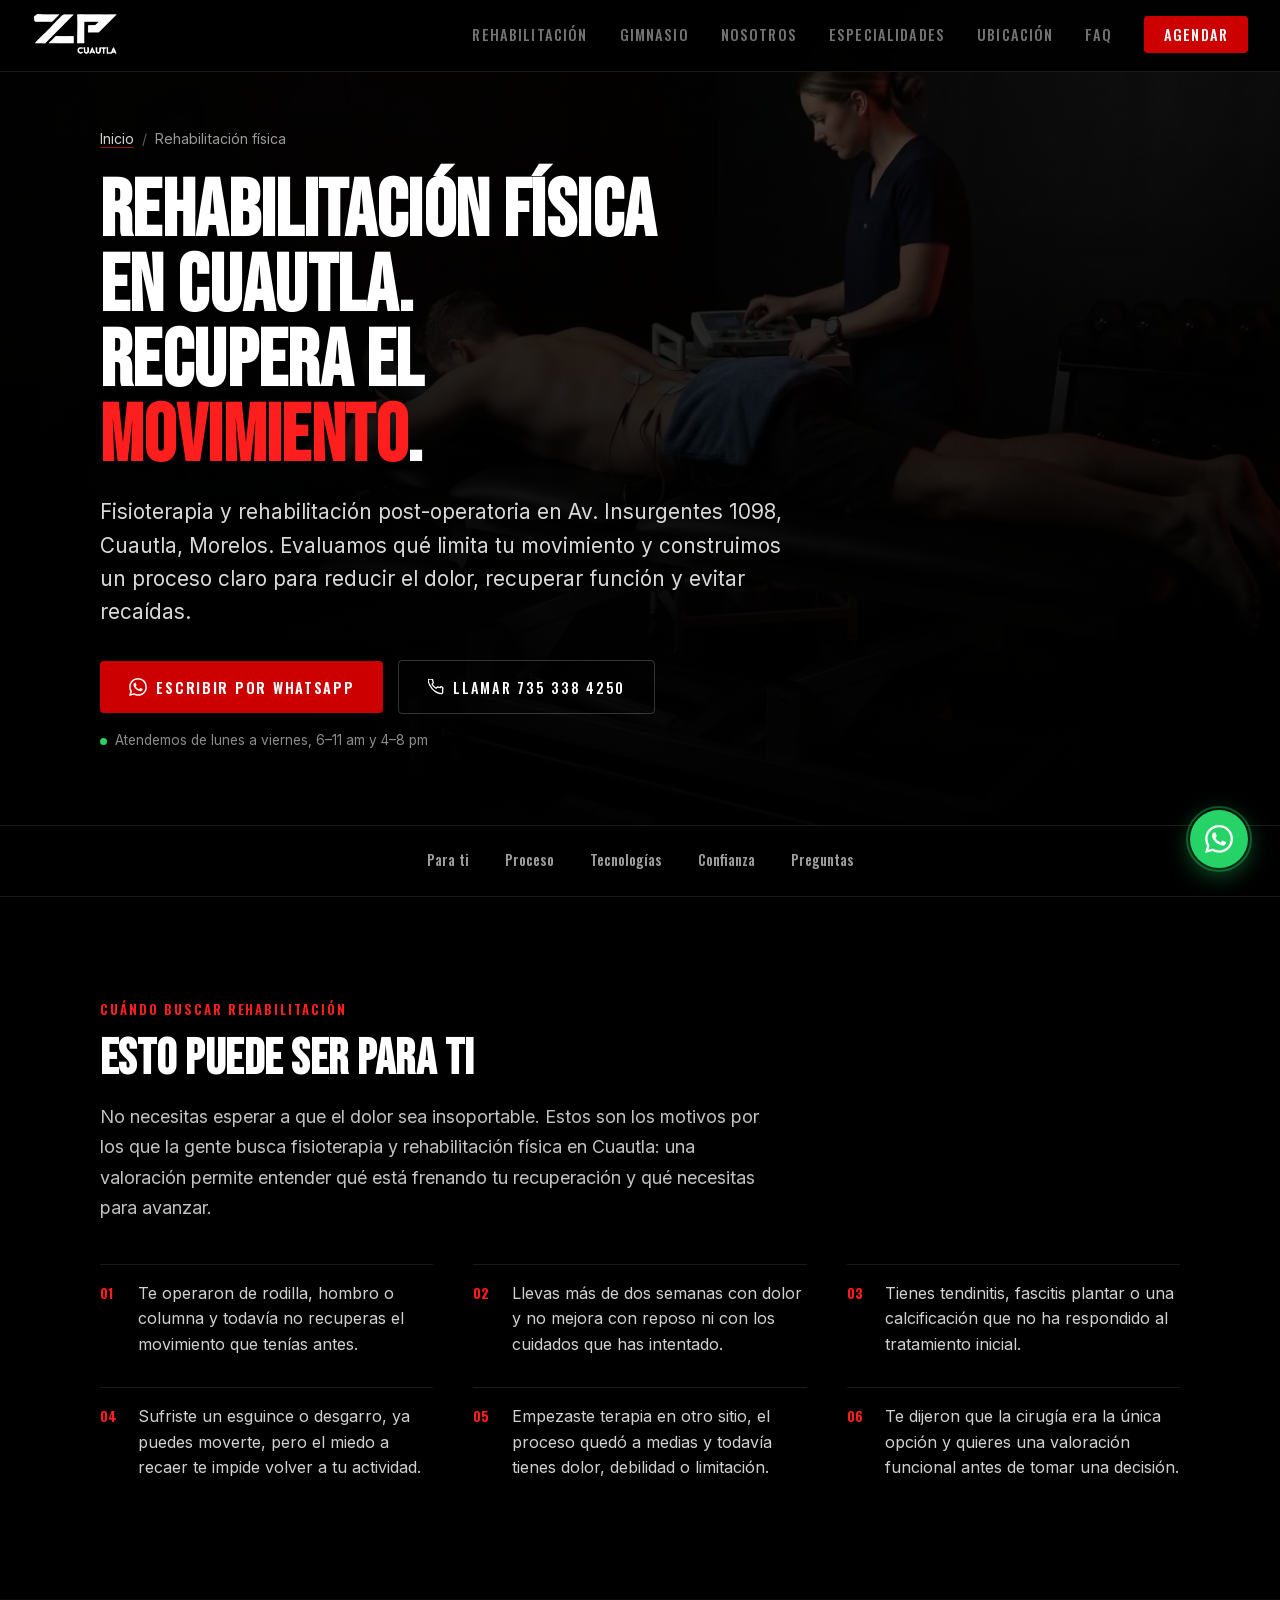
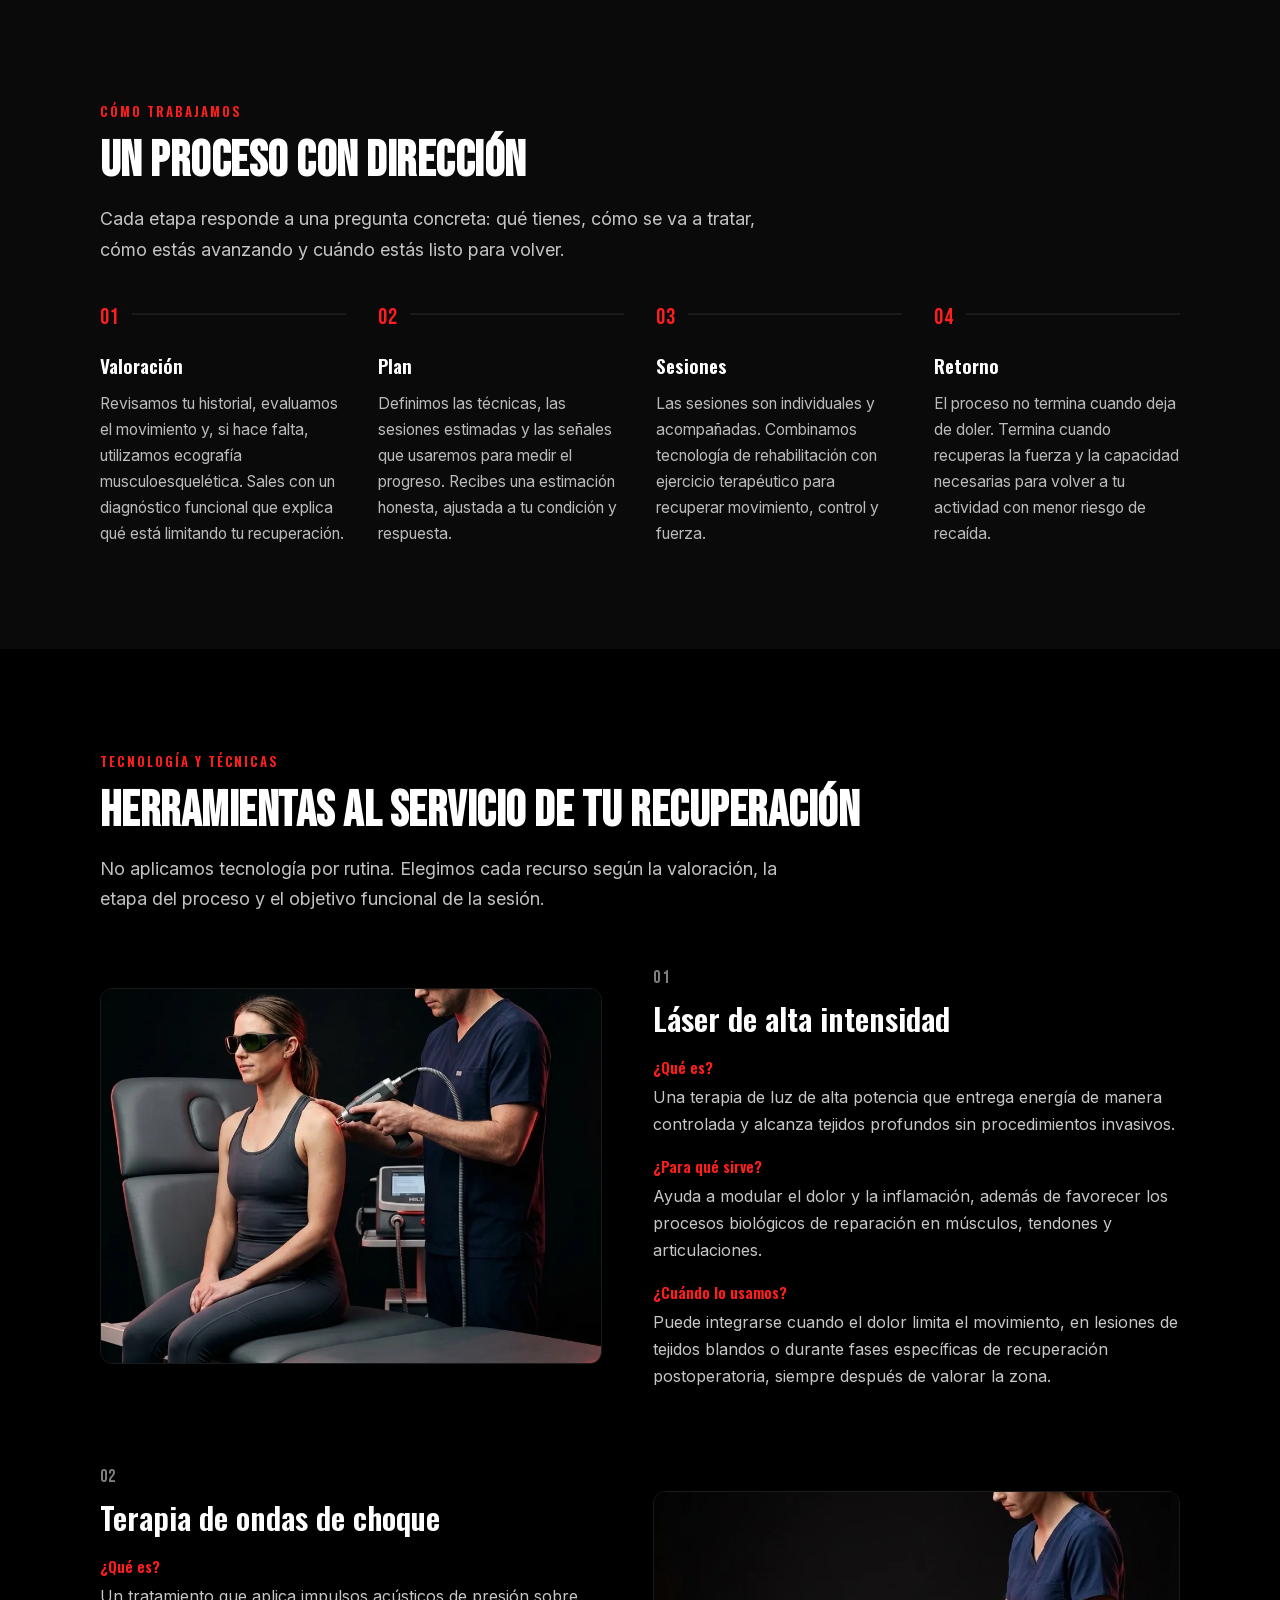
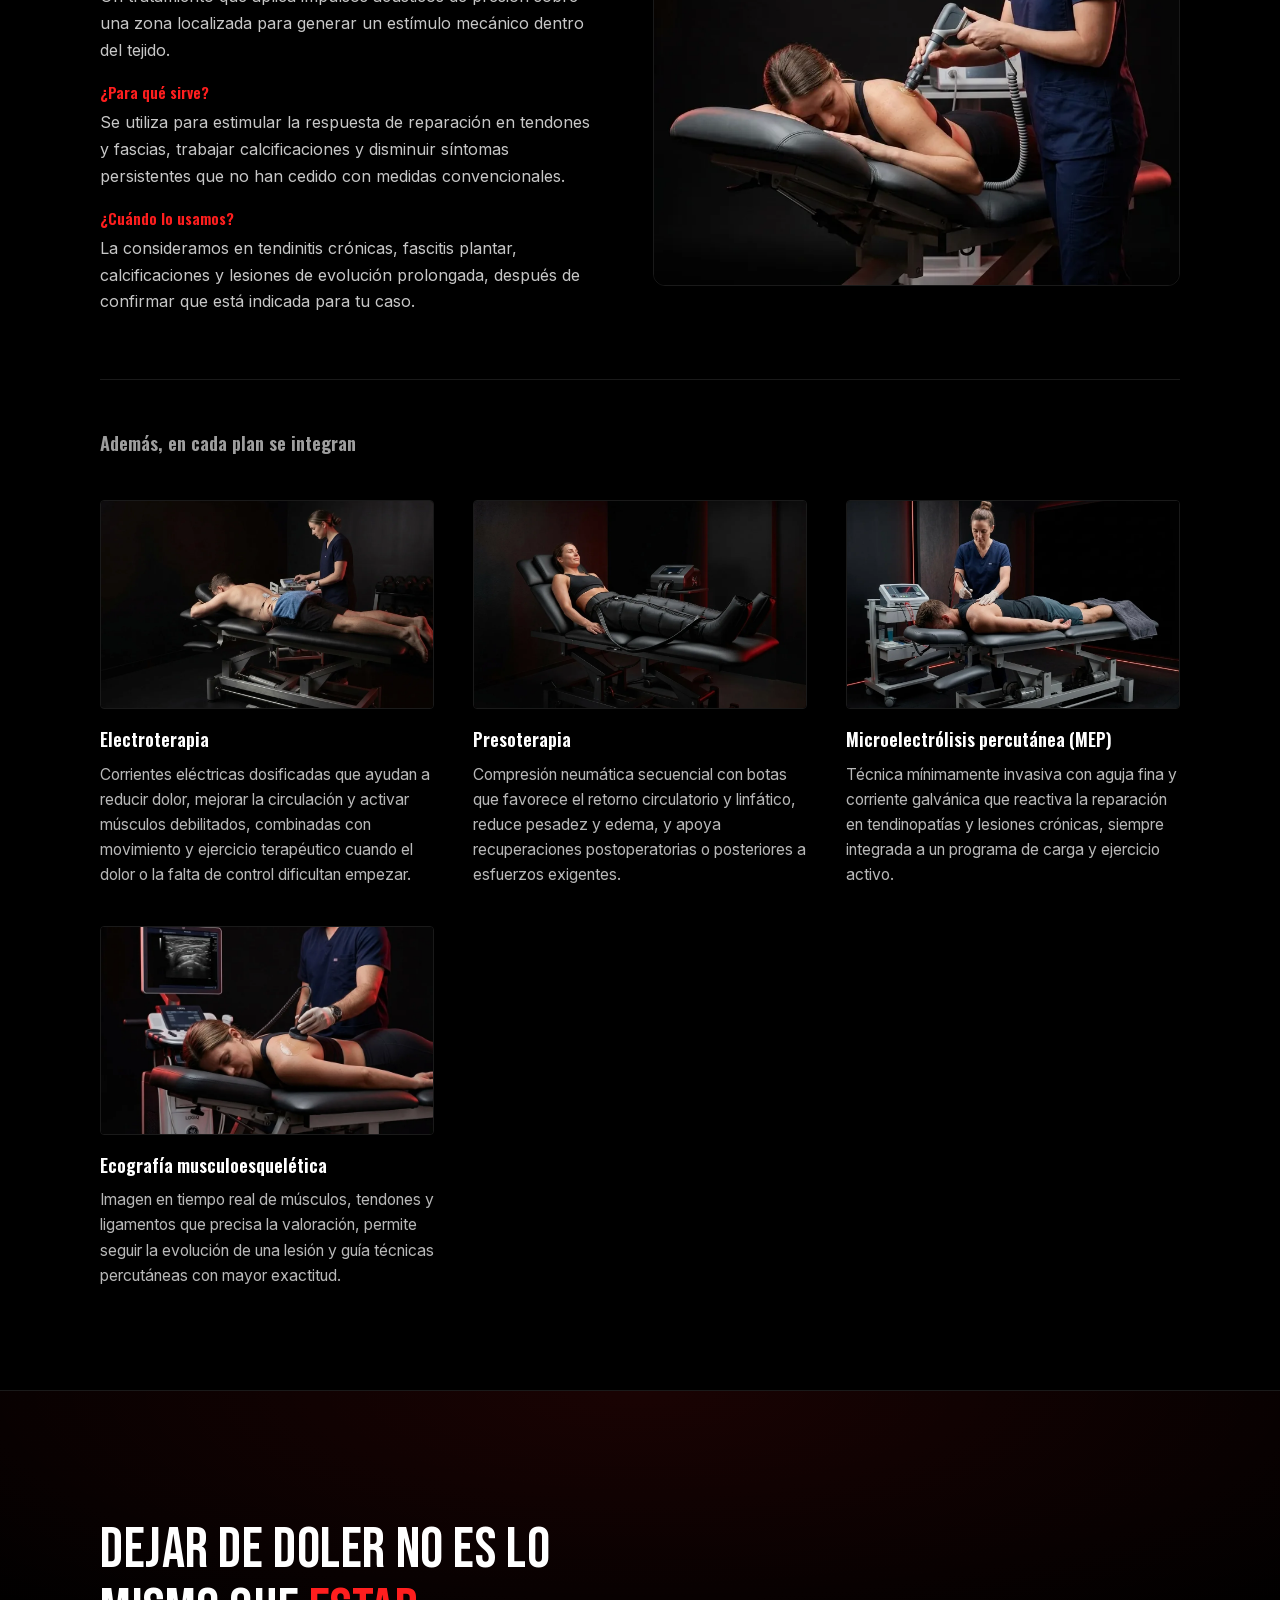
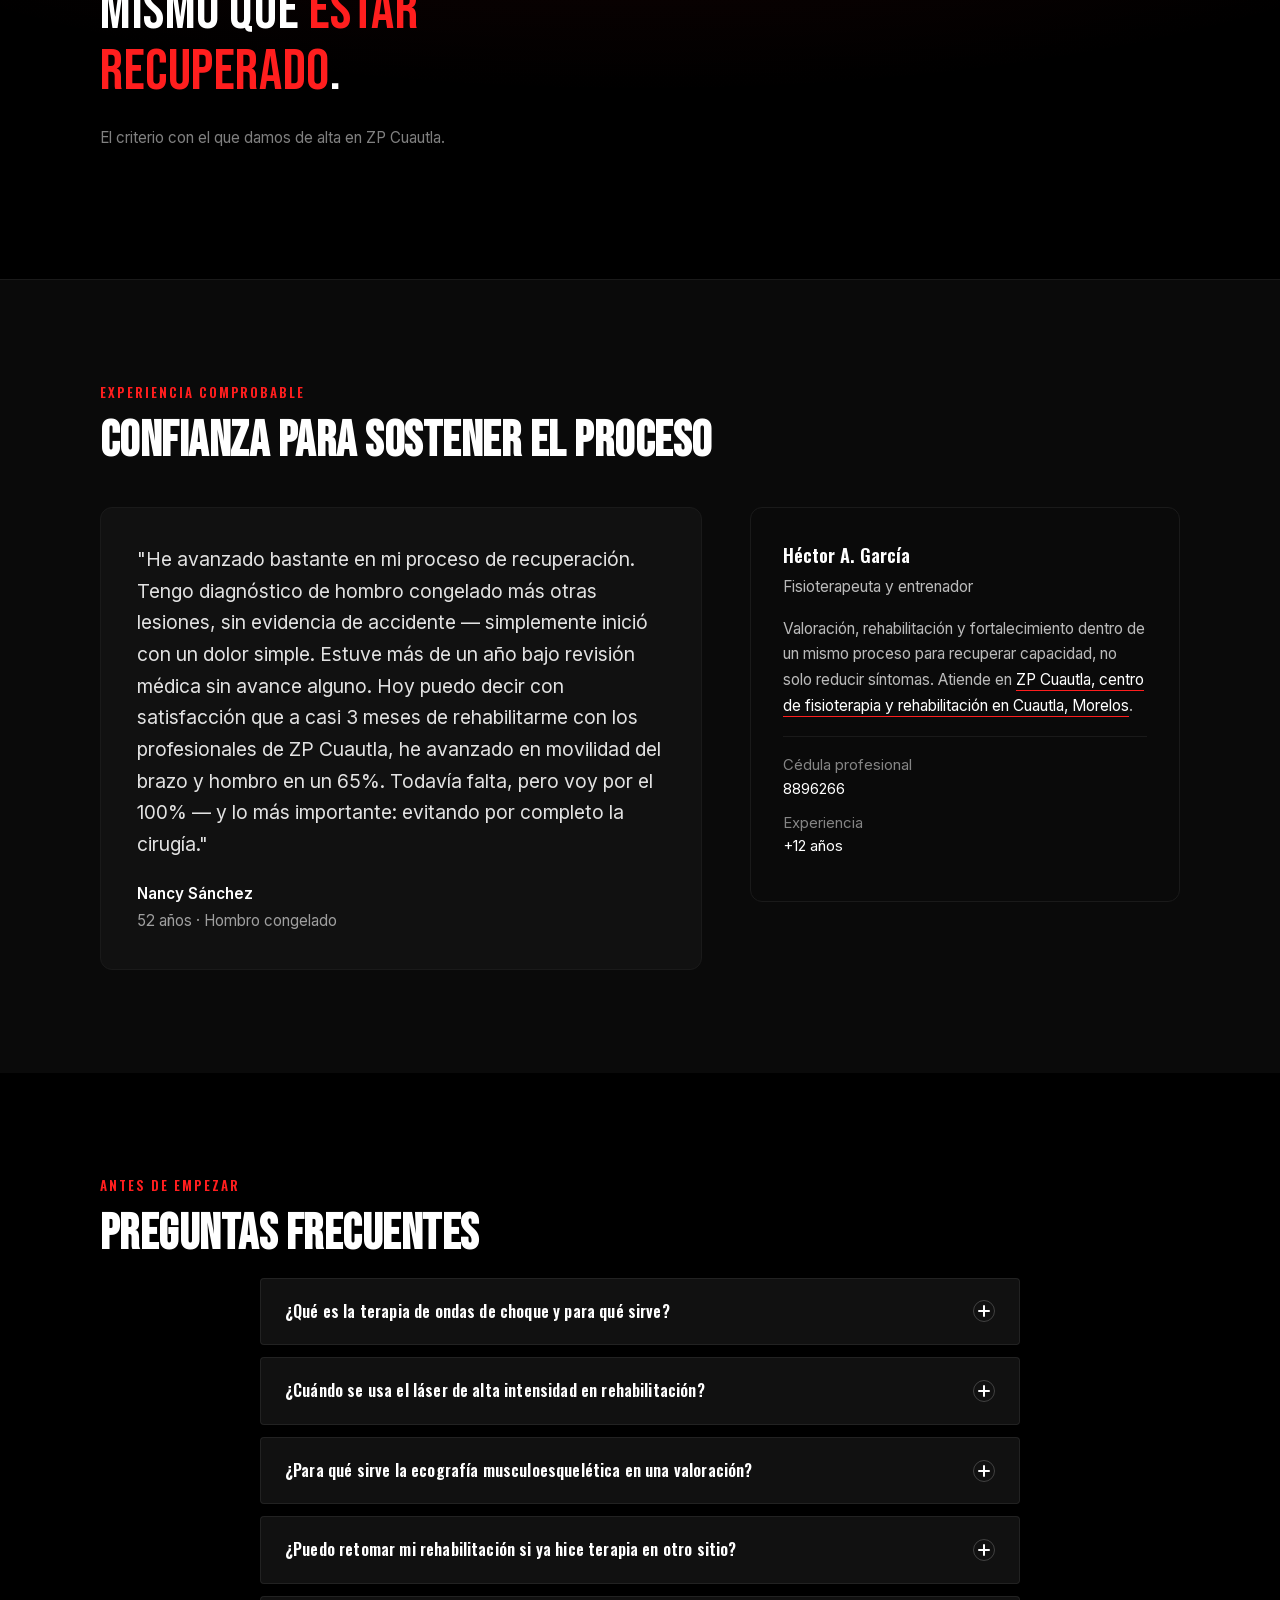
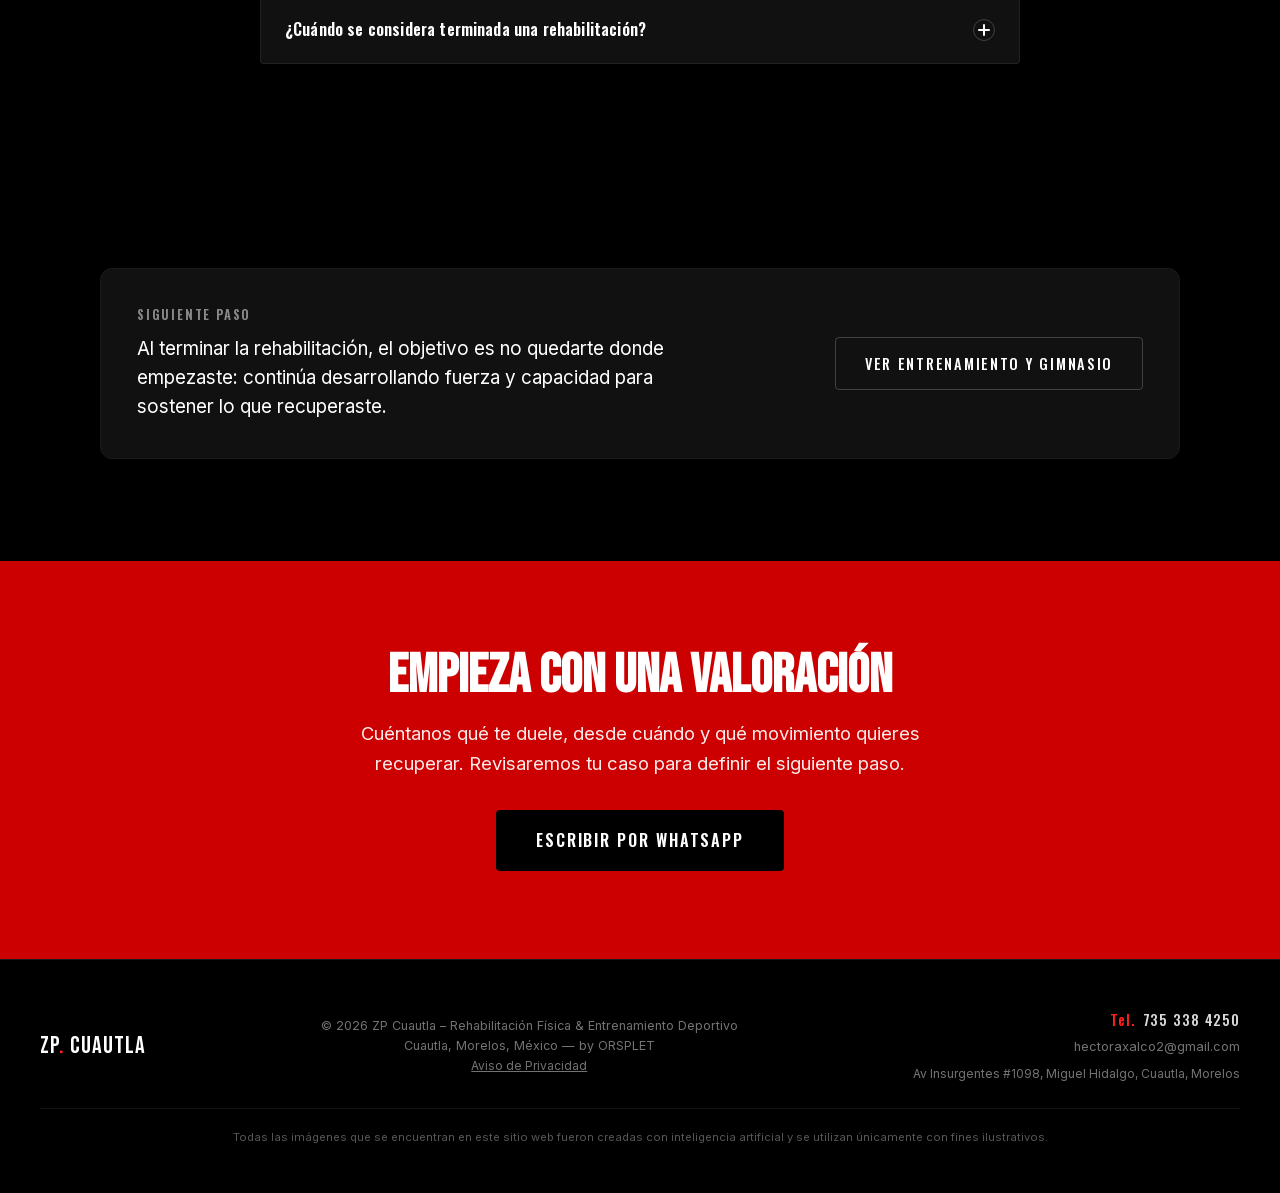
<file: rehabilitacion-fisica-cuautla/index.html>
<!DOCTYPE html>
<html lang="es-MX">
<head>
  <meta charset="UTF-8" />
  <meta name="google-site-verification" content="XtzdJfT6lK87ww_dr33dlF7_8pZQ5BH5wSfC4P5csK4" />
  <meta name="viewport" content="width=device-width, initial-scale=1.0" />
  <meta http-equiv="Content-Security-Policy" content="default-src 'self'; script-src 'self' https://www.googletagmanager.com; style-src 'self' 'unsafe-inline'; font-src 'self'; img-src 'self' data: https:; frame-src https://www.google.com; connect-src https://www.google-analytics.com https://analytics.google.com https://region1.google-analytics.com; object-src 'none'; base-uri 'self';" />
  <!-- Google tag (gtag.js): se inicializa solo en zpcuautla.com.mx, ver /gtag.js -->
  <script defer src="/gtag.js"></script>
  <title>Rehabilitación Física y Post-Operatoria en Cuautla | ZP Cuautla</title>
  <meta name="description" content="Rehabilitación post-operatoria y de lesiones en Cuautla: láser, ondas de choque y ecografía. Fisioterapeuta con cédula 8896266. Agenda tu valoración." />
  <meta property="og:title" content="Rehabilitación Física y Post-Operatoria en Cuautla — ZP Cuautla" />
  <meta property="og:description" content="Post-operatorio, lesiones que no sanan y dolor crónico. Valoración con fisioterapeuta cédula 8896266 y tecnología de rehabilitación avanzada en Cuautla." />
  <meta property="og:url" content="https://zpcuautla.com.mx/rehabilitacion-fisica-cuautla/" />
  <meta property="og:image" content="https://zpcuautla.com.mx/imageneszpweb/imagenelectroterapia.jpg" />
  <meta property="og:type" content="website" />
  <meta property="og:locale" content="es_MX" />
  <meta property="og:site_name" content="ZP Cuautla" />
  <meta property="og:image:alt" content="Instalaciones de ZP Cuautla en Cuautla, Morelos (imagen ilustrativa)" />
  <meta name="twitter:card" content="summary_large_image" />
  <meta name="twitter:title" content="Rehabilitación Física y Post-Operatoria en Cuautla — ZP Cuautla" />
  <meta name="twitter:description" content="Post-operatorio, lesiones que no sanan y dolor crónico. Valoración con fisioterapeuta cédula 8896266 y tecnología de rehabilitación avanzada en Cuautla." />
  <meta name="twitter:image" content="https://zpcuautla.com.mx/imageneszpweb/imagenelectroterapia.jpg" />
  <meta name="robots" content="index, follow" />
  <meta name="author" content="Héctor A. García — ZP Cuautla" />
  <link rel="canonical" href="https://zpcuautla.com.mx/rehabilitacion-fisica-cuautla/" />
  <link rel="alternate" hreflang="es-MX" href="https://zpcuautla.com.mx/rehabilitacion-fisica-cuautla/" />
  <link rel="alternate" hreflang="x-default" href="https://zpcuautla.com.mx/rehabilitacion-fisica-cuautla/" />
  <meta name="theme-color" content="#FF1E1E" />
  <link rel="preload" as="font" href="/fonts/JTUSjIg69CK48gW7PXoo9WlhyyTh89Y.woff2" type="font/woff2" crossorigin>
  <link rel="preload" as="font" href="/fonts/UcC73FwrK3iLTeHuS_nVMrMxCp50SjIa1ZL7W0Q5nw.woff2" type="font/woff2" crossorigin>
  <link rel="icon" href="/imageneszpweb/favicon/favicon.ico" sizes="any" />
  <link rel="icon" type="image/png" href="/imageneszpweb/favicon/favicon-16x16.png" sizes="16x16" />
  <link rel="icon" type="image/png" href="/imageneszpweb/favicon/favicon-32x32.png" sizes="32x32" />
  <link rel="icon" type="image/png" href="/imageneszpweb/favicon/favicon-48x48.png" sizes="48x48" />
  <link rel="icon" type="image/png" href="/imageneszpweb/favicon/icon-192x192.png" sizes="192x192" />
  <link rel="icon" type="image/png" href="/imageneszpweb/favicon/icon-512x512.png" sizes="512x512" />
  <link rel="apple-touch-icon" href="/imageneszpweb/favicon/apple-touch-icon.png" />
  <link rel="stylesheet" href="/fonts.css" />
  <link rel="stylesheet" href="/styles.css" />
  <link rel="stylesheet" href="/subpaginas.css" />
  <noscript>
    <style>
      /* Sin JavaScript los acordeones no abren: se muestra todo el contenido. */
      .reveal { opacity: 1 !important; transform: none !important; animation: none !important; }
      .srv-block-body, .srv-item-body, .pop-cat-body, .pop-sub-body, .faq-answer { max-height: none !important; }
      .srv-block-toggle, .srv-item-chevron, .pop-cat-chevron, .pop-sub-arrow, .faq-icon, .hamburger { display: none !important; }
      .mobile-menu { display: none !important; }
    </style>
  </noscript>
  <script type="application/ld+json">
  {
    "@context": "https://schema.org",
    "@graph": [
      {
        "@type": "WebPage",
        "@id": "https://zpcuautla.com.mx/rehabilitacion-fisica-cuautla/#webpage",
        "url": "https://zpcuautla.com.mx/rehabilitacion-fisica-cuautla/",
        "name": "Rehabilitación física y post-operatoria en Cuautla, Morelos",
        "isPartOf": {
          "@id": "https://zpcuautla.com.mx/#website"
        },
        "about": {
          "@id": "https://zpcuautla.com.mx/#organization"
        },
        "primaryImageOfPage": {
          "@type": "ImageObject",
          "url": "https://zpcuautla.com.mx/imageneszpweb/imagenelectroterapia.jpg"
        },
        "inLanguage": "es-MX",
        "datePublished": "2026-07-28",
        "dateModified": "2026-08-12",
        "breadcrumb": {
          "@id": "https://zpcuautla.com.mx/rehabilitacion-fisica-cuautla/#breadcrumb"
        },
        "author": {
          "@id": "https://zpcuautla.com.mx/#hector-garcia"
        },
        "publisher": {
          "@id": "https://zpcuautla.com.mx/#organization"
        }
      },
      {
        "@type": "BreadcrumbList",
        "@id": "https://zpcuautla.com.mx/rehabilitacion-fisica-cuautla/#breadcrumb",
        "itemListElement": [
          {
            "@type": "ListItem",
            "position": 1,
            "name": "Inicio",
            "item": "https://zpcuautla.com.mx/"
          },
          {
            "@type": "ListItem",
            "position": 2,
            "name": "Rehabilitación Física",
            "item": "https://zpcuautla.com.mx/rehabilitacion-fisica-cuautla/"
          }
        ]
      },
      {
        "@type": "MedicalTherapy",
        "@id": "https://zpcuautla.com.mx/rehabilitacion-fisica-cuautla/#servicio",
        "name": "Rehabilitación Física",
        "description": "Rehabilitación post-operatoria (rodilla, LCA, artroscopia, hombro) y de lesiones musculoesqueléticas en Cuautla, Morelos. Incluye láser de alta intensidad, ondas de choque, electroterapia, presoterapia, microelectrólisis percutánea y ecografía musculoesquelética.",
        "provider": {
          "@id": "https://zpcuautla.com.mx/#organization"
        },
        "areaServed": [
          {
            "@type": "City",
            "name": "Cuautla",
            "containedInPlace": {
              "@type": "AdministrativeArea",
              "name": "Morelos, México"
            }
          }
        ],
        "url": "https://zpcuautla.com.mx/rehabilitacion-fisica-cuautla/"
      },
      {
        "@type": "FAQPage",
        "@id": "https://zpcuautla.com.mx/rehabilitacion-fisica-cuautla/#faq",
        "mainEntity": [
          {
            "@type": "Question",
            "name": "¿Qué es la terapia de ondas de choque y para qué sirve?",
            "acceptedAnswer": {
              "@type": "Answer",
              "text": "Es un tratamiento que aplica impulsos acústicos de presión sobre una zona localizada para generar un estímulo mecánico dentro del tejido. Se utiliza para estimular la respuesta de reparación en tendones y fascias, trabajar calcificaciones y disminuir síntomas persistentes que no han cedido con medidas convencionales. En ZP Cuautla la consideramos en tendinitis crónicas, fascitis plantar, calcificaciones y lesiones de evolución prolongada, después de confirmar que está indicada para tu caso."
            }
          },
          {
            "@type": "Question",
            "name": "¿Cuándo se usa el láser de alta intensidad en rehabilitación?",
            "acceptedAnswer": {
              "@type": "Answer",
              "text": "Es una terapia de luz de alta potencia que entrega energía de manera controlada y alcanza tejidos profundos sin procedimientos invasivos. Ayuda a modular el dolor y la inflamación, además de favorecer los procesos biológicos de reparación en músculos, tendones y articulaciones. Puede integrarse cuando el dolor limita el movimiento, en lesiones de tejidos blandos o durante fases específicas de recuperación postoperatoria, siempre después de valorar la zona."
            }
          },
          {
            "@type": "Question",
            "name": "¿Para qué sirve la ecografía musculoesquelética en una valoración?",
            "acceptedAnswer": {
              "@type": "Answer",
              "text": "Ofrece imagen en tiempo real de músculos, tendones y ligamentos. Precisa la valoración inicial, permite seguir la evolución de una lesión y guía técnicas percutáneas con mayor exactitud. La usamos dentro de la valoración cuando hace falta confirmar qué está limitando tu recuperación."
            }
          },
          {
            "@type": "Question",
            "name": "¿Puedo retomar mi rehabilitación si ya hice terapia en otro sitio?",
            "acceptedAnswer": {
              "@type": "Answer",
              "text": "Sí. Es uno de los perfiles que atendemos: personas que empezaron terapia en otro lugar, el proceso quedó a medias y todavía tienen dolor, debilidad o limitación. La valoración inicial define qué falta por recuperar y desde dónde se retoma el proceso."
            }
          },
          {
            "@type": "Question",
            "name": "¿Cuándo se considera terminada una rehabilitación?",
            "acceptedAnswer": {
              "@type": "Answer",
              "text": "El proceso no termina cuando deja de doler. Termina cuando recuperas la fuerza y la capacidad necesarias para volver a tu actividad con menor riesgo de recaída. Dejar de doler no es lo mismo que estar recuperado: ese es el criterio con el que damos de alta en ZP Cuautla."
            }
          }
        ]
      },
      {
        "@type": [
          "MedicalBusiness",
          "Physiotherapy",
          "SportsActivityLocation"
        ],
        "@id": "https://zpcuautla.com.mx/#organization",
        "name": "ZP Cuautla – Rehabilitación Física & Entrenamiento Deportivo",
        "url": "https://zpcuautla.com.mx/",
        "telephone": "+527353384250",
        "email": "hectoraxalco2@gmail.com",
        "image": "https://zpcuautla.com.mx/imageneszpweb/imagenportada.jpg",
        "medicalSpecialty": [
          "Physiotherapy",
          "Musculoskeletal",
          "Geriatric"
        ],
        "address": {
          "@type": "PostalAddress",
          "streetAddress": "Av Insurgentes #1098, Miguel Hidalgo",
          "addressLocality": "Cuautla",
          "addressRegion": "Morelos",
          "postalCode": "62748",
          "addressCountry": "MX"
        },
        "geo": {
          "@type": "GeoCoordinates",
          "latitude": 18.8408265,
          "longitude": -98.941605
        },
        "openingHoursSpecification": [
          {
            "@type": "OpeningHoursSpecification",
            "dayOfWeek": [
              "Monday",
              "Tuesday",
              "Wednesday",
              "Thursday",
              "Friday"
            ],
            "opens": "06:00",
            "closes": "11:00"
          },
          {
            "@type": "OpeningHoursSpecification",
            "dayOfWeek": [
              "Monday",
              "Tuesday",
              "Wednesday",
              "Thursday",
              "Friday"
            ],
            "opens": "16:00",
            "closes": "20:00"
          }
        ],
        "areaServed": [
          {
            "@type": "City",
            "name": "Cuautla",
            "containedInPlace": {
              "@type": "AdministrativeArea",
              "name": "Morelos, México"
            }
          },
          {
            "@type": "AdministrativeArea",
            "name": "Oriente de Morelos, México"
          }
        ],
        "founder": {
          "@id": "https://zpcuautla.com.mx/#hector-garcia"
        },
        "employee": {
          "@id": "https://zpcuautla.com.mx/#hector-garcia"
        },
        "sameAs": [
          "https://wa.me/527353384250",
          "https://instagram.com/zpcuautla",
          "https://www.google.com/maps?cid=13767958118482618178"
        ]
      },
      {
        "@type": "Person",
        "@id": "https://zpcuautla.com.mx/#hector-garcia",
        "name": "Héctor A. García",
        "jobTitle": "Fisioterapeuta y Entrenador Deportivo",
        "description": "Fisioterapeuta con cédula profesional 8896266 y más de 12 años de experiencia en rehabilitación física y entrenamiento deportivo. Fundador de ZP Cuautla, en Cuautla, Morelos.",
        "hasCredential": {
          "@type": "EducationalOccupationalCredential",
          "credentialCategory": "Cédula Profesional",
          "identifier": "8896266",
          "recognizedBy": {
            "@type": "Organization",
            "name": "Secretaría de Educación Pública de México"
          }
        },
        "worksFor": {
          "@id": "https://zpcuautla.com.mx/#organization"
        }
      },
      {
        "@type": "WebSite",
        "@id": "https://zpcuautla.com.mx/#website",
        "url": "https://zpcuautla.com.mx/",
        "name": "ZP Cuautla",
        "publisher": {
          "@id": "https://zpcuautla.com.mx/#organization"
        },
        "inLanguage": "es-MX"
      }
    ]
  }
  </script>
</head>
<body>
  <div class="pg-progreso" aria-hidden="true"></div>

  <!-- ================================================
       NAVIGATION
  ================================================ -->
  <nav id="navbar" aria-label="Navegación principal">
    <a href="/" class="nav-logo"><img width="320" height="168" src="/imageneszpweb/logozpblanco-removebg-preview.webp" alt="ZP Cuautla" style="height:48px;width:auto;display:block;"></a>
    <ul class="nav-links">
      <li><a href="/rehabilitacion-fisica-cuautla/">Rehabilitación</a></li>
      <li><a href="/gimnasio-entrenamiento-cuautla/">Gimnasio</a></li>
      <li><a href="/#sobre">Nosotros</a></li>
      <li><a href="/#poblaciones">Especialidades</a></li>
      <li><a href="/#ubicacion">Ubicación</a></li>
      <li><a href="/#faq">FAQ</a></li>
      <li><a href="https://wa.me/527353384250?text=Hola%2C%20escribo%20desde%20el%20men%C3%BA%20de%20su%20p%C3%A1gina%20web.%20Quiero%20agendar%20una%20sesi%C3%B3n.%20Lo%20que%20necesito%20es%3A%20" target="_blank" rel="noopener noreferrer" class="nav-cta">Agendar</a></li>
    </ul>
    <button class="hamburger" id="hamburger" aria-label="Menú">
      <span></span><span></span><span></span>
    </button>
  </nav>

  <!-- Mobile menu -->
  <div class="mobile-menu" id="mobileMenu">
    <ul>
      <li><a href="/rehabilitacion-fisica-cuautla/">Rehabilitación</a></li>
      <li><a href="/gimnasio-entrenamiento-cuautla/">Gimnasio</a></li>
      <li><a href="/#sobre">Nosotros</a></li>
      <li><a href="/#poblaciones">Especialidades</a></li>
      <li><a href="/#ubicacion">Ubicación</a></li>
      <li><a href="/#faq">FAQ</a></li>
      <li><a href="https://wa.me/527353384250?text=Hola%2C%20escribo%20desde%20el%20men%C3%BA%20de%20su%20p%C3%A1gina%20web.%20Quiero%20agendar%20una%20sesi%C3%B3n.%20Lo%20que%20necesito%20es%3A%20" target="_blank" rel="noopener noreferrer">Agendar</a></li>
    </ul>
  </div>


  <main id="contenido">
    <section class="pg-hero" id="portada">
      <img width="1200" height="896" class="pg-hero-img" src="/imageneszpweb/imagenelectroterapia.webp" alt="Aplicación ilustrativa de electroterapia durante una sesión de rehabilitación física">
      <div class="pg-wrap">
        <div class="pg-breadcrumb"><a href="/">Inicio</a><span>/</span>Rehabilitación física</div>
        <h1 class="pg-h1">Rehabilitación física en Cuautla. Recupera el <em>movimiento</em>.</h1>
        <p class="pg-lead">Fisioterapia y rehabilitación post-operatoria en Av. Insurgentes 1098, Cuautla, Morelos. Evaluamos qué limita tu movimiento y construimos un proceso claro para reducir el dolor, recuperar función y evitar recaídas.</p>
        <div class="pg-actions">
          <a class="btn-primary" href="https://wa.me/527353384250?text=Hola%2C%20escribo%20desde%20la%20p%C3%A1gina%20de%20Rehabilitaci%C3%B3n%20F%C3%ADsica%20de%20su%20sitio.%20Quiero%20agendar%20una%20valoraci%C3%B3n.%20Lo%20que%20me%20pasa%20es%3A%20" target="_blank" rel="noopener noreferrer"><svg width="18" height="18" viewBox="0 0 24 24" fill="currentColor" aria-hidden="true"><path d="M17.472 14.382c-.297-.149-1.758-.867-2.03-.967-.273-.099-.471-.148-.67.15-.197.297-.767.966-.94 1.164-.173.199-.347.223-.644.075-.297-.15-1.255-.463-2.39-1.475-.883-.788-1.48-1.761-1.653-2.059-.173-.297-.018-.458.13-.606.134-.133.298-.347.446-.52.149-.174.198-.298.298-.497.099-.198.05-.371-.025-.52-.075-.149-.669-1.612-.916-2.207-.242-.579-.487-.5-.669-.51-.173-.008-.371-.01-.57-.01-.198 0-.52.074-.792.372-.272.297-1.04 1.016-1.04 2.479 0 1.462 1.065 2.875 1.213 3.074.149.198 2.096 3.2 5.077 4.487.709.306 1.262.489 1.694.625.712.227 1.36.195 1.871.118.571-.085 1.758-.719 2.006-1.413.248-.694.248-1.289.173-1.413-.074-.124-.272-.198-.57-.347m-5.421 7.403h-.004a9.87 9.87 0 01-5.031-1.378l-.361-.214-3.741.982.998-3.648-.235-.374a9.86 9.86 0 01-1.51-5.26c.001-5.45 4.436-9.884 9.888-9.884 2.64 0 5.122 1.03 6.988 2.898a9.825 9.825 0 012.893 6.994c-.003 5.45-4.437 9.884-9.885 9.884m8.413-18.297A11.815 11.815 0 0012.05 0C5.495 0 .16 5.335.157 11.892c0 2.096.547 4.142 1.588 5.945L.057 24l6.305-1.654a11.882 11.882 0 005.683 1.448h.005c6.554 0 11.89-5.335 11.893-11.893a11.821 11.821 0 00-3.48-8.413z"/></svg>Escribir por WhatsApp</a>
          <a class="btn-secondary" href="tel:+527353384250"><svg width="16" height="16" viewBox="0 0 24 24" fill="none" stroke="currentColor" stroke-width="2" aria-hidden="true"><path d="M22 16.92v3a2 2 0 01-2.18 2 19.79 19.79 0 01-8.63-3.07A19.5 19.5 0 013.07 9.81 19.79 19.79 0 01.01 1.18 2 2 0 012 0h3a2 2 0 012 1.72 12.84 12.84 0 00.7 2.81 2 2 0 01-.45 2.11L6.09 7.91a16 16 0 006 6l1.27-1.27a2 2 0 012.11-.45 12.84 12.84 0 002.81.7A2 2 0 0122 14.92v2z"/></svg>Llamar 735 338 4250</a>
        </div>
        <p class="disponibilidad">Atendemos de lunes a viernes, 6–11 am y 4–8 pm</p>
      </div>
    </section>

    <nav class="pg-subnav" aria-label="Contenido de rehabilitación">
      <div class="pg-subnav-inner">
        <a href="#para-ti">Para ti</a>
        <a href="#proceso">Proceso</a>
        <a href="#tecnologias">Tecnologías</a>
        <a href="#confianza">Confianza</a>
        <a href="#preguntas">Preguntas</a>
      </div>
    </nav>

    <section class="pg-section" id="para-ti">
      <div class="pg-wrap">
        <div class="pg-eyebrow">Cuándo buscar rehabilitación</div>
        <h2 class="pg-h2">Esto puede ser para ti</h2>
        <p class="pg-intro">No necesitas esperar a que el dolor sea insoportable. Estos son los motivos por los que la gente busca fisioterapia y rehabilitación física en Cuautla: una valoración permite entender qué está frenando tu recuperación y qué necesitas para avanzar.</p>
        <div class="pg-casos-grid">
          <div class="pg-caso"><div class="pg-caso-marca">01</div><p>Te operaron de rodilla, hombro o columna y todavía no recuperas el movimiento que tenías antes.</p></div>
          <div class="pg-caso"><div class="pg-caso-marca">02</div><p>Llevas más de dos semanas con dolor y no mejora con reposo ni con los cuidados que has intentado.</p></div>
          <div class="pg-caso"><div class="pg-caso-marca">03</div><p>Tienes tendinitis, fascitis plantar o una calcificación que no ha respondido al tratamiento inicial.</p></div>
          <div class="pg-caso"><div class="pg-caso-marca">04</div><p>Sufriste un esguince o desgarro, ya puedes moverte, pero el miedo a recaer te impide volver a tu actividad.</p></div>
          <div class="pg-caso"><div class="pg-caso-marca">05</div><p>Empezaste terapia en otro sitio, el proceso quedó a medias y todavía tienes dolor, debilidad o limitación.</p></div>
          <div class="pg-caso"><div class="pg-caso-marca">06</div><p>Te dijeron que la cirugía era la única opción y quieres una valoración funcional antes de tomar una decisión.</p></div>
        </div>
      </div>
    </section>

    <section class="pg-section pg-section--tinted" id="proceso">
      <div class="pg-wrap">
        <div class="pg-eyebrow">Cómo trabajamos</div>
        <h2 class="pg-h2">Un proceso con dirección</h2>
        <p class="pg-intro">Cada etapa responde a una pregunta concreta: qué tienes, cómo se va a tratar, cómo estás avanzando y cuándo estás listo para volver.</p>
        <div class="pg-proceso">
          <div class="pg-paso">
            <h3>Valoración</h3>
            <p>Revisamos tu historial, evaluamos el movimiento y, si hace falta, utilizamos ecografía musculoesquelética. Sales con un diagnóstico funcional que explica qué está limitando tu recuperación.</p>
          </div>
          <div class="pg-paso">
            <h3>Plan</h3>
            <p>Definimos las técnicas, las sesiones estimadas y las señales que usaremos para medir el progreso. Recibes una estimación honesta, ajustada a tu condición y respuesta.</p>
          </div>
          <div class="pg-paso">
            <h3>Sesiones</h3>
            <p>Las sesiones son individuales y acompañadas. Combinamos tecnología de rehabilitación con ejercicio terapéutico para recuperar movimiento, control y fuerza.</p>
          </div>
          <div class="pg-paso">
            <h3>Retorno</h3>
            <p>El proceso no termina cuando deja de doler. Termina cuando recuperas la fuerza y la capacidad necesarias para volver a tu actividad con menor riesgo de recaída.</p>
          </div>
        </div>
      </div>
    </section>

    <section class="pg-section" id="tecnologias">
      <div class="pg-wrap">
        <div class="pg-eyebrow">Tecnología y técnicas</div>
        <h2 class="pg-h2">Herramientas al servicio de tu recuperación</h2>
        <p class="pg-intro">No aplicamos tecnología por rutina. Elegimos cada recurso según la valoración, la etapa del proceso y el objetivo funcional de la sesión.</p>
        <div class="pg-destacadas">
          <article class="pg-ficha">
            <div class="pg-ficha-media">
              <img width="896" height="1200" src="/imageneszpweb/imagenlaserdealtaintensidad.webp" alt="Aplicación ilustrativa de láser de alta intensidad sobre una articulación" loading="lazy">
            </div>
            <div>
              <div class="pg-ficha-num">01</div>
              <h3>Láser de alta intensidad</h3>
              <dl>
                <div><dt>¿Qué es?</dt><dd>Una terapia de luz de alta potencia que entrega energía de manera controlada y alcanza tejidos profundos sin procedimientos invasivos.</dd></div>
                <div><dt>¿Para qué sirve?</dt><dd>Ayuda a modular el dolor y la inflamación, además de favorecer los procesos biológicos de reparación en músculos, tendones y articulaciones.</dd></div>
                <div><dt>¿Cuándo lo usamos?</dt><dd>Puede integrarse cuando el dolor limita el movimiento, en lesiones de tejidos blandos o durante fases específicas de recuperación postoperatoria, siempre después de valorar la zona.</dd></div>
              </dl>
            </div>
          </article>

          <article class="pg-ficha">
            <div class="pg-ficha-media">
              <img width="896" height="1200" src="/imageneszpweb/imagenterapiaondasdechoque.webp" alt="Aplicación ilustrativa de terapia de ondas de choque en una extremidad" loading="lazy">
            </div>
            <div>
              <div class="pg-ficha-num">02</div>
              <h3>Terapia de ondas de choque</h3>
              <dl>
                <div><dt>¿Qué es?</dt><dd>Un tratamiento que aplica impulsos acústicos de presión sobre una zona localizada para generar un estímulo mecánico dentro del tejido.</dd></div>
                <div><dt>¿Para qué sirve?</dt><dd>Se utiliza para estimular la respuesta de reparación en tendones y fascias, trabajar calcificaciones y disminuir síntomas persistentes que no han cedido con medidas convencionales.</dd></div>
                <div><dt>¿Cuándo lo usamos?</dt><dd>La consideramos en tendinitis crónicas, fascitis plantar, calcificaciones y lesiones de evolución prolongada, después de confirmar que está indicada para tu caso.</dd></div>
              </dl>
            </div>
          </article>
        </div>

        <div class="pg-compactas">
          <h3 class="pg-compactas-titulo">Además, en cada plan se integran</h3>
          <article class="pg-compacta">
            <div class="pg-compacta-media">
              <img width="1200" height="896" src="/imageneszpweb/imagenelectroterapia.webp" alt="Electrodos ilustrativos colocados durante una sesión de fisioterapia" loading="lazy">
            </div>
            <h3>Electroterapia</h3>
            <p>Corrientes eléctricas dosificadas que ayudan a reducir dolor, mejorar la circulación y activar músculos debilitados, combinadas con movimiento y ejercicio terapéutico cuando el dolor o la falta de control dificultan empezar.</p>
          </article>

          <article class="pg-compacta">
            <div class="pg-compacta-media">
              <img width="1200" height="896" src="/imageneszpweb/imagenbotaspresoterapia.webp" alt="Botas ilustrativas de presoterapia colocadas en las piernas" loading="lazy">
            </div>
            <h3>Presoterapia</h3>
            <p>Compresión neumática secuencial con botas que favorece el retorno circulatorio y linfático, reduce pesadez y edema, y apoya recuperaciones postoperatorias o posteriores a esfuerzos exigentes.</p>
          </article>

          <article class="pg-compacta">
            <div class="pg-compacta-media">
              <img width="1200" height="896" src="/imageneszpweb/imagenmicroelectrolisispercutanea.webp" alt="Procedimiento ilustrativo de microelectrólisis percutánea guiado en tejido musculoesquelético" loading="lazy">
            </div>
            <h3>Microelectrólisis percutánea (MEP)</h3>
            <p>Técnica mínimamente invasiva con aguja fina y corriente galvánica que reactiva la reparación en tendinopatías y lesiones crónicas, siempre integrada a un programa de carga y ejercicio activo.</p>
          </article>

          <article class="pg-compacta">
            <div class="pg-compacta-media">
              <img width="896" height="1200" src="/imageneszpweb/imagenecografiamusculoesqueleticamujer.webp" alt="Exploración ilustrativa con ecografía musculoesquelética en una articulación" loading="lazy">
            </div>
            <h3>Ecografía musculoesquelética</h3>
            <p>Imagen en tiempo real de músculos, tendones y ligamentos que precisa la valoración, permite seguir la evolución de una lesión y guía técnicas percutáneas con mayor exactitud.</p>
          </article>
        </div>
      </div>
    </section>

    <section class="pg-declaracion">
      <div class="pg-wrap">
        <p>Dejar de doler no es lo mismo que <em>estar recuperado</em>.</p>
        <cite>El criterio con el que damos de alta en ZP Cuautla.</cite>
      </div>
    </section>

    <section class="pg-section pg-section--tinted" id="confianza">
      <div class="pg-wrap">
        <div class="pg-eyebrow">Experiencia comprobable</div>
        <h2 class="pg-h2">Confianza para sostener el proceso</h2>
        <div class="pg-prueba">
          <figure class="pg-testimonio">
            <blockquote>"He avanzado bastante en mi proceso de recuperación. Tengo diagnóstico de hombro congelado más otras lesiones, sin evidencia de accidente — simplemente inició con un dolor simple. Estuve más de un año bajo revisión médica sin avance alguno. Hoy puedo decir con satisfacción que a casi 3 meses de rehabilitarme con los profesionales de ZP Cuautla, he avanzado en movilidad del brazo y hombro en un 65%. Todavía falta, pero voy por el 100% — y lo más importante: evitando por completo la cirugía."</blockquote>
            <figcaption><strong>Nancy Sánchez</strong>52 años · Hombro congelado</figcaption>
          </figure>
          <div class="pg-credencial">
            <h3>Héctor A. García</h3>
            <p class="pg-credencial-rol">Fisioterapeuta y entrenador</p>
            <p>Valoración, rehabilitación y fortalecimiento dentro de un mismo proceso para recuperar capacidad, no solo reducir síntomas. Atiende en <a class="pg-enlace" href="/">ZP Cuautla, centro de fisioterapia y rehabilitación en Cuautla, Morelos</a>.</p>
            <dl>
              <dt>Cédula profesional</dt>
              <dd>8896266</dd>
              <dt>Experiencia</dt>
              <dd>+12 años</dd>
            </dl>
          </div>
        </div>
      </div>
    </section>

    <section class="pg-section" id="preguntas">
      <div class="pg-wrap">
        <div class="pg-eyebrow">Antes de empezar</div>
        <h2 class="pg-h2">Preguntas frecuentes</h2>
        <div class="faq-list">
          <div class="faq-item">
            <div class="faq-question" role="button" tabindex="0" aria-expanded="false">
              ¿Qué es la terapia de ondas de choque y para qué sirve?
              <span class="faq-icon"><svg width="12" height="12" viewBox="0 0 12 12" fill="none" stroke="currentColor" stroke-width="2" stroke-linecap="round"><line x1="6" y1="1" x2="6" y2="11"/><line x1="1" y1="6" x2="11" y2="6"/></svg></span>
            </div>
            <div class="faq-answer">
              <p>Es un tratamiento que aplica impulsos acústicos de presión sobre una zona localizada para generar un estímulo mecánico dentro del tejido. Se utiliza para estimular la respuesta de reparación en tendones y fascias, trabajar calcificaciones y disminuir síntomas persistentes que no han cedido con medidas convencionales. En ZP Cuautla la consideramos en tendinitis crónicas, fascitis plantar, calcificaciones y lesiones de evolución prolongada, después de confirmar que está indicada para tu caso.</p>
            </div>
          </div>
          <div class="faq-item">
            <div class="faq-question" role="button" tabindex="0" aria-expanded="false">
              ¿Cuándo se usa el láser de alta intensidad en rehabilitación?
              <span class="faq-icon"><svg width="12" height="12" viewBox="0 0 12 12" fill="none" stroke="currentColor" stroke-width="2" stroke-linecap="round"><line x1="6" y1="1" x2="6" y2="11"/><line x1="1" y1="6" x2="11" y2="6"/></svg></span>
            </div>
            <div class="faq-answer">
              <p>Es una terapia de luz de alta potencia que entrega energía de manera controlada y alcanza tejidos profundos sin procedimientos invasivos. Ayuda a modular el dolor y la inflamación, además de favorecer los procesos biológicos de reparación en músculos, tendones y articulaciones. Puede integrarse cuando el dolor limita el movimiento, en lesiones de tejidos blandos o durante fases específicas de recuperación postoperatoria, siempre después de valorar la zona.</p>
            </div>
          </div>
          <div class="faq-item">
            <div class="faq-question" role="button" tabindex="0" aria-expanded="false">
              ¿Para qué sirve la ecografía musculoesquelética en una valoración?
              <span class="faq-icon"><svg width="12" height="12" viewBox="0 0 12 12" fill="none" stroke="currentColor" stroke-width="2" stroke-linecap="round"><line x1="6" y1="1" x2="6" y2="11"/><line x1="1" y1="6" x2="11" y2="6"/></svg></span>
            </div>
            <div class="faq-answer">
              <p>Ofrece imagen en tiempo real de músculos, tendones y ligamentos. Precisa la valoración inicial, permite seguir la evolución de una lesión y guía técnicas percutáneas con mayor exactitud. La usamos dentro de la valoración cuando hace falta confirmar qué está limitando tu recuperación.</p>
            </div>
          </div>
          <div class="faq-item">
            <div class="faq-question" role="button" tabindex="0" aria-expanded="false">
              ¿Puedo retomar mi rehabilitación si ya hice terapia en otro sitio?
              <span class="faq-icon"><svg width="12" height="12" viewBox="0 0 12 12" fill="none" stroke="currentColor" stroke-width="2" stroke-linecap="round"><line x1="6" y1="1" x2="6" y2="11"/><line x1="1" y1="6" x2="11" y2="6"/></svg></span>
            </div>
            <div class="faq-answer">
              <p>Sí. Es uno de los perfiles que atendemos: personas que empezaron terapia en otro lugar, el proceso quedó a medias y todavía tienen dolor, debilidad o limitación. La valoración inicial define qué falta por recuperar y desde dónde se retoma el proceso.</p>
            </div>
          </div>
          <div class="faq-item">
            <div class="faq-question" role="button" tabindex="0" aria-expanded="false">
              ¿Cuándo se considera terminada una rehabilitación?
              <span class="faq-icon"><svg width="12" height="12" viewBox="0 0 12 12" fill="none" stroke="currentColor" stroke-width="2" stroke-linecap="round"><line x1="6" y1="1" x2="6" y2="11"/><line x1="1" y1="6" x2="11" y2="6"/></svg></span>
            </div>
            <div class="faq-answer">
              <p>El proceso no termina cuando deja de doler. Termina cuando recuperas la fuerza y la capacidad necesarias para volver a tu actividad con menor riesgo de recaída. Dejar de doler no es lo mismo que estar recuperado: ese es el criterio con el que damos de alta en ZP Cuautla.</p>
            </div>
          </div>
        </div>
      </div>
    </section>

    <section class="pg-section">
      <div class="pg-wrap">
        <div class="pg-puente">
          <div>
            <div class="pg-puente-eyebrow">Siguiente paso</div>
            <p>Al terminar la rehabilitación, el objetivo es no quedarte donde empezaste: continúa desarrollando fuerza y capacidad para sostener lo que recuperaste.</p>
          </div>
          <a class="btn-secondary" href="/gimnasio-entrenamiento-cuautla/">Ver entrenamiento y gimnasio</a>
        </div>
      </div>
    </section>

    <section class="pg-cierre">
      <div class="pg-wrap">
        <h2>Empieza con una valoración</h2>
        <p>Cuéntanos qué te duele, desde cuándo y qué movimiento quieres recuperar. Revisaremos tu caso para definir el siguiente paso.</p>
        <a class="btn-cta-big" href="https://wa.me/527353384250?text=Hola%2C%20termin%C3%A9%20de%20leer%20la%20p%C3%A1gina%20de%20Rehabilitaci%C3%B3n%20F%C3%ADsica%20y%20quiero%20agendar%20una%20valoraci%C3%B3n.%20Lo%20que%20me%20pasa%20es%3A%20" target="_blank" rel="noopener noreferrer">Escribir por WhatsApp</a>
      </div>
    </section>
  </main>

  <!-- ================================================
       FOOTER
  ================================================ -->
  <footer>
    <div class="footer-inner">
      <div class="footer-logo">ZP<span>.</span> Cuautla</div>
      <div class="footer-copy">
        © 2026 ZP Cuautla – Rehabilitación Física &amp; Entrenamiento Deportivo<br/>
        Cuautla, Morelos, México — by ORSPLET<br/>
        <a href="/aviso-de-privacidad.html" style="color:inherit;text-decoration:underline;font-size:0.75rem;">Aviso de Privacidad</a>
      </div>
      <address>
        <div class="footer-contact">
          <div class="footer-phone">
            <span>Tel.</span> <a href="tel:+527353384250" style="color:inherit;">735 338 4250</a>
          </div>
          <div class="footer-email">
            <a href="mailto:hectoraxalco2@gmail.com">hectoraxalco2@gmail.com</a>
          </div>
          <div class="footer-address">Av Insurgentes #1098, Miguel Hidalgo, Cuautla, Morelos</div>
        </div>
      </address>
    </div>
    <div class="footer-ai-disclaimer">
      Todas las imágenes que se encuentran en este sitio web fueron creadas con inteligencia artificial y se utilizan únicamente con fines ilustrativos.
    </div>
  </footer>

  <!-- ================================================
       WHATSAPP FLOATING BUTTON
  ================================================ -->
  <a
    href="https://wa.me/527353384250?text=Hola%2C%20escribo%20desde%20la%20p%C3%A1gina%20de%20Rehabilitaci%C3%B3n%20F%C3%ADsica%20de%20su%20sitio.%20Mi%20consulta%20es%3A%20"
    target="_blank"
    rel="noopener noreferrer"
    class="whatsapp-float"
    aria-label="Contactar por WhatsApp"
  >
    <svg width="28" height="28" viewBox="0 0 24 24" fill="white"><path d="M17.472 14.382c-.297-.149-1.758-.867-2.03-.967-.273-.099-.471-.148-.67.15-.197.297-.767.966-.94 1.164-.173.199-.347.223-.644.075-.297-.15-1.255-.463-2.39-1.475-.883-.788-1.48-1.761-1.653-2.059-.173-.297-.018-.458.13-.606.134-.133.298-.347.446-.52.149-.174.198-.298.298-.497.099-.198.05-.371-.025-.52-.075-.149-.669-1.612-.916-2.207-.242-.579-.487-.5-.669-.51-.173-.008-.371-.01-.57-.01-.198 0-.52.074-.792.372-.272.297-1.04 1.016-1.04 2.479 0 1.462 1.065 2.875 1.213 3.074.149.198 2.096 3.2 5.077 4.487.709.306 1.262.489 1.694.625.712.227 1.36.195 1.871.118.571-.085 1.758-.719 2.006-1.413.248-.694.248-1.289.173-1.413-.074-.124-.272-.198-.57-.347m-5.421 7.403h-.004a9.87 9.87 0 01-5.031-1.378l-.361-.214-3.741.982.998-3.648-.235-.374a9.86 9.86 0 01-1.51-5.26c.001-5.45 4.436-9.884 9.888-9.884 2.64 0 5.122 1.03 6.988 2.898a9.825 9.825 0 012.893 6.994c-.003 5.45-4.437 9.884-9.885 9.884m8.413-18.297A11.815 11.815 0 0012.05 0C5.495 0 .16 5.335.157 11.892c0 2.096.547 4.142 1.588 5.945L.057 24l6.305-1.654a11.882 11.882 0 005.683 1.448h.005c6.554 0 11.89-5.335 11.893-11.893a11.821 11.821 0 00-3.48-8.413z"/></svg>
    <span class="whatsapp-tooltip">Escríbenos</span>
  </a>

  <!-- ================================================
       ACCION FIJA EN MOVIL
  ================================================ -->
  <div class="accion-movil" role="group" aria-label="Contactar con ZP Cuautla">
    <a class="accion-movil-wa" href="https://wa.me/527353384250?text=Hola%2C%20escribo%20desde%20la%20barra%20de%20contacto%20de%20la%20p%C3%A1gina%20de%20Rehabilitaci%C3%B3n%20F%C3%ADsica.%20Quiero%20agendar%20una%20valoraci%C3%B3n.%20Lo%20que%20me%20pasa%20es%3A%20" target="_blank" rel="noopener noreferrer">
      <svg width="19" height="19" viewBox="0 0 24 24" fill="currentColor" aria-hidden="true"><path d="M17.472 14.382c-.297-.149-1.758-.867-2.03-.967-.273-.099-.471-.148-.67.15-.197.297-.767.966-.94 1.164-.173.199-.347.223-.644.075-.297-.15-1.255-.463-2.39-1.475-.883-.788-1.48-1.761-1.653-2.059-.173-.297-.018-.458.13-.606.134-.133.298-.347.446-.52.149-.174.198-.298.298-.497.099-.198.05-.371-.025-.52-.075-.149-.669-1.612-.916-2.207-.242-.579-.487-.5-.669-.51-.173-.008-.371-.01-.57-.01-.198 0-.52.074-.792.372-.272.297-1.04 1.016-1.04 2.479 0 1.462 1.065 2.875 1.213 3.074.149.198 2.096 3.2 5.077 4.487.709.306 1.262.489 1.694.625.712.227 1.36.195 1.871.118.571-.085 1.758-.719 2.006-1.413.248-.694.248-1.289.173-1.413-.074-.124-.272-.198-.57-.347m-5.421 7.403h-.004a9.87 9.87 0 01-5.031-1.378l-.361-.214-3.741.982.998-3.648-.235-.374a9.86 9.86 0 01-1.51-5.26c.001-5.45 4.436-9.884 9.888-9.884 2.64 0 5.122 1.03 6.988 2.898a9.825 9.825 0 012.893 6.994c-.003 5.45-4.437 9.884-9.885 9.884m8.413-18.297A11.815 11.815 0 0012.05 0C5.495 0 .16 5.335.157 11.892c0 2.096.547 4.142 1.588 5.945L.057 24l6.305-1.654a11.882 11.882 0 005.683 1.448h.005c6.554 0 11.89-5.335 11.893-11.893a11.821 11.821 0 00-3.48-8.413z"/></svg>
      Escribir por WhatsApp
    </a>
    <a class="accion-movil-tel" href="tel:+527353384250" aria-label="Llamar al 735 338 4250">
      <svg width="17" height="17" viewBox="0 0 24 24" fill="none" stroke="currentColor" stroke-width="2" aria-hidden="true"><path d="M22 16.92v3a2 2 0 01-2.18 2 19.79 19.79 0 01-8.63-3.07A19.5 19.5 0 013.07 9.81 19.79 19.79 0 01.01 1.18 2 2 0 012 0h3a2 2 0 012 1.72 12.84 12.84 0 00.7 2.81 2 2 0 01-.45 2.11L6.09 7.91a16 16 0 006 6l1.27-1.27a2 2 0 012.11-.45 12.84 12.84 0 002.81.7A2 2 0 0122 14.92v2z"/></svg>
      Llamar
    </a>
  </div>

  <!-- ================================================
       JAVASCRIPT
  ================================================ -->
  <script src="/main.js"></script>
</body>
</html>
</file>
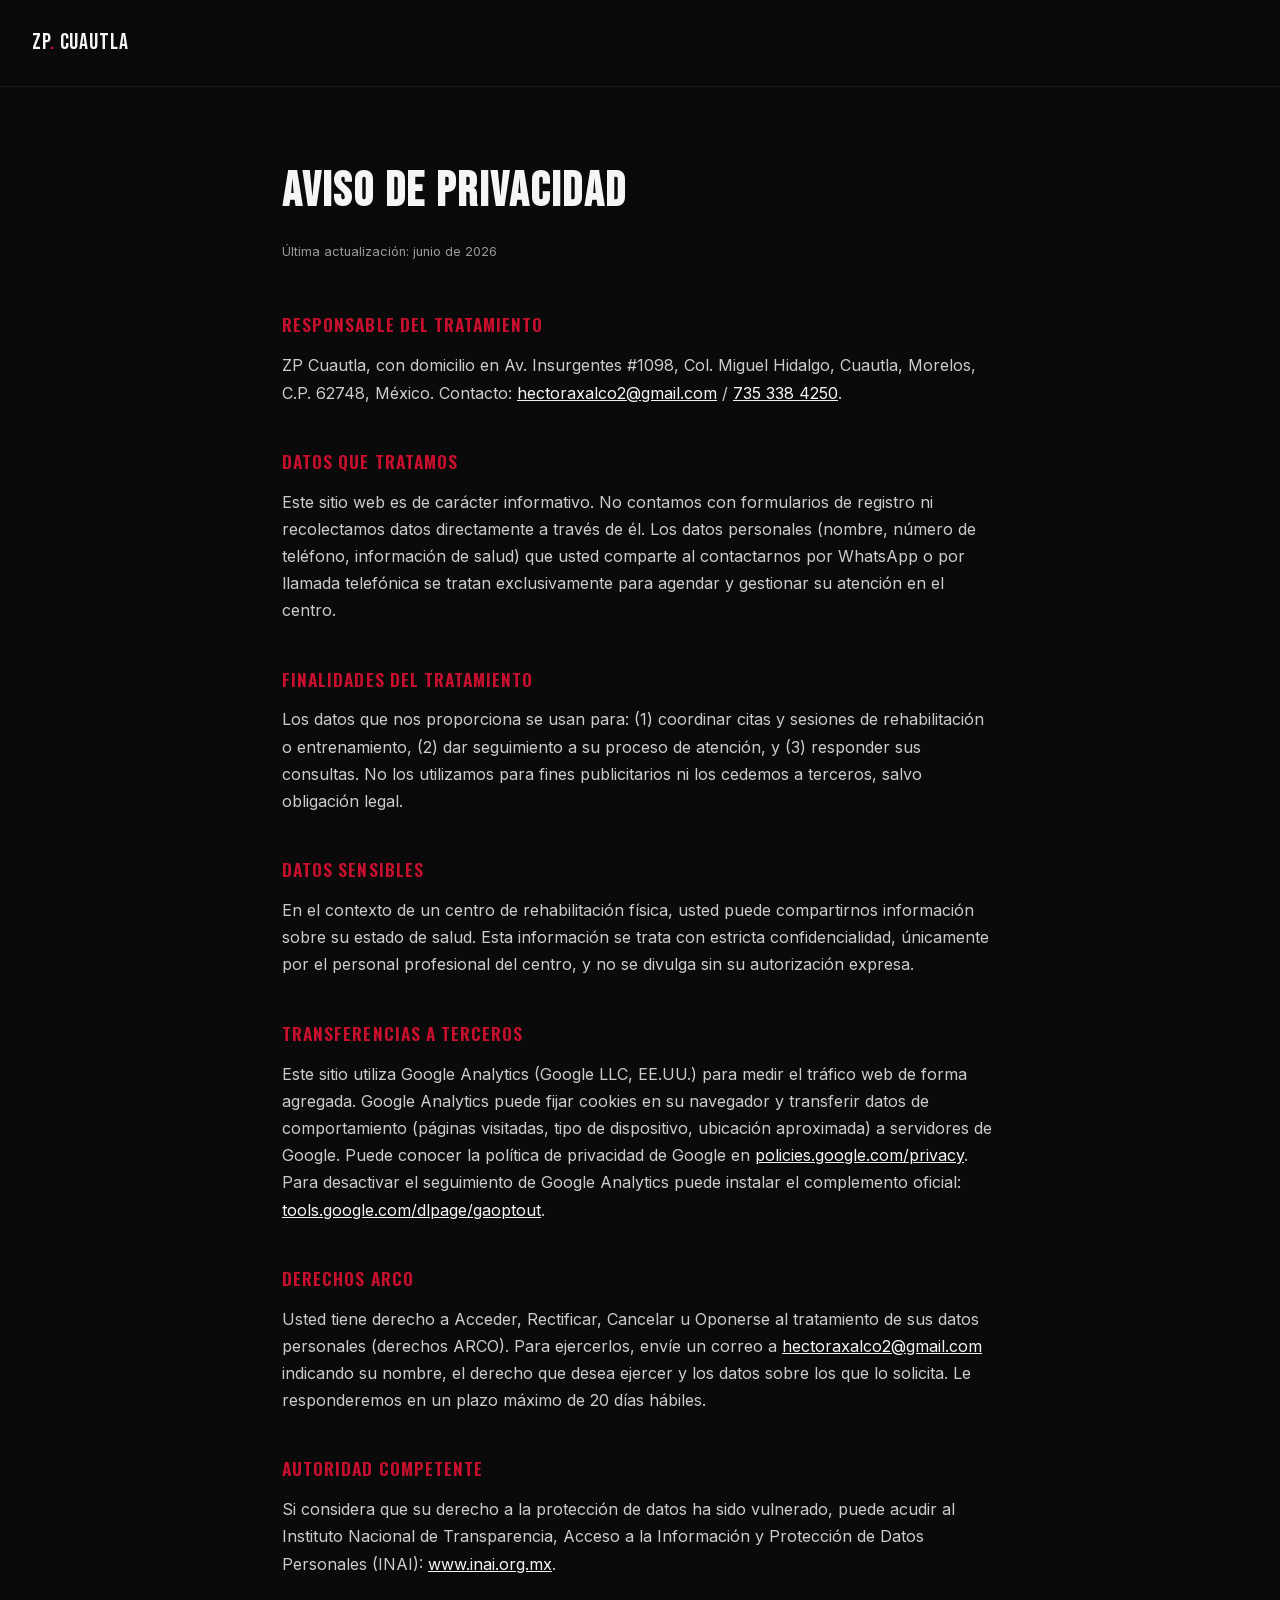
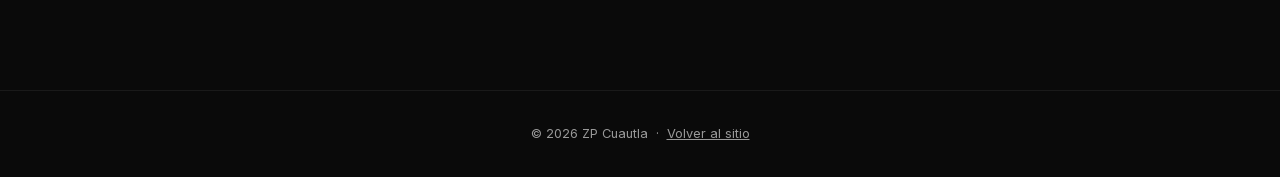
<file: aviso-de-privacidad.html>
<!DOCTYPE html>
<html lang="es">
<head>
  <meta charset="UTF-8" />
  <meta name="viewport" content="width=device-width, initial-scale=1.0" />
  <title>Aviso de Privacidad — ZP Cuautla</title>
  <meta name="robots" content="noindex, follow" />
  <link rel="canonical" href="https://zpcuautla.com.mx/aviso-de-privacidad.html" />
  <link rel="icon" href="/imageneszpweb/favicon/favicon.ico" sizes="any" />
  <link rel="icon" type="image/png" href="/imageneszpweb/favicon/favicon-16x16.png" sizes="16x16" />
  <link rel="icon" type="image/png" href="/imageneszpweb/favicon/favicon-32x32.png" sizes="32x32" />
  <link rel="icon" type="image/png" href="/imageneszpweb/favicon/favicon-48x48.png" sizes="48x48" />
  <link rel="icon" type="image/png" href="/imageneszpweb/favicon/icon-192x192.png" sizes="192x192" />
  <link rel="icon" type="image/png" href="/imageneszpweb/favicon/icon-512x512.png" sizes="512x512" />
  <link rel="apple-touch-icon" href="/imageneszpweb/favicon/apple-touch-icon.png" />
  <link rel="stylesheet" href="fonts.css" />
  <style>
    *, *::before, *::after { box-sizing: border-box; margin: 0; padding: 0; }

    :root {
      --black: #0a0a0a;
      --red: #c8102e;
      --white: #f5f5f5;
      --white-muted: #999;
      --font-display: 'Bebas Neue', sans-serif;
      --font-heading: 'Oswald', sans-serif;
      --font-body: 'Inter', sans-serif;
    }

    body {
      background: var(--black);
      color: var(--white);
      font-family: var(--font-body);
      font-size: 1rem;
      line-height: 1.7;
    }

    header {
      padding: 1.5rem 2rem;
      border-bottom: 1px solid #1a1a1a;
    }

    header a {
      font-family: var(--font-display);
      font-size: 1.4rem;
      color: var(--white);
      text-decoration: none;
      letter-spacing: 0.04em;
    }

    header a span { color: var(--red); }

    main {
      max-width: 780px;
      margin: 0 auto;
      padding: 4rem 2rem 6rem;
    }

    h1 {
      font-family: var(--font-display);
      font-size: clamp(2rem, 5vw, 3rem);
      letter-spacing: 0.04em;
      margin-bottom: 0.5rem;
    }

    .updated {
      font-size: 0.8rem;
      color: var(--white-muted);
      margin-bottom: 3rem;
    }

    h2 {
      font-family: var(--font-heading);
      font-size: 1.1rem;
      font-weight: 600;
      letter-spacing: 0.06em;
      text-transform: uppercase;
      color: var(--red);
      margin-top: 2.5rem;
      margin-bottom: 0.75rem;
    }

    p { color: #ccc; margin-bottom: 1rem; }

    a { color: var(--white); }

    footer {
      border-top: 1px solid #1a1a1a;
      padding: 2rem;
      text-align: center;
      font-size: 0.8rem;
      color: var(--white-muted);
    }

    footer a { color: var(--white-muted); }
  </style>
</head>
<body>

  <header>
    <a href="/">ZP<span>.</span> Cuautla</a>
  </header>

  <main>
    <h1>Aviso de Privacidad</h1>
    <p class="updated">Última actualización: junio de 2026</p>

    <h2>Responsable del tratamiento</h2>
    <p>
      ZP Cuautla, con domicilio en Av. Insurgentes #1098, Col. Miguel Hidalgo,
      Cuautla, Morelos, C.P. 62748, México. Contacto:
      <a href="mailto:hectoraxalco2@gmail.com">hectoraxalco2@gmail.com</a> /
      <a href="tel:+527353384250">735 338 4250</a>.
    </p>

    <h2>Datos que tratamos</h2>
    <p>
      Este sitio web es de carácter informativo. No contamos con formularios de
      registro ni recolectamos datos directamente a través de él. Los datos
      personales (nombre, número de teléfono, información de salud) que usted
      comparte al contactarnos por WhatsApp o por llamada telefónica se tratan
      exclusivamente para agendar y gestionar su atención en el centro.
    </p>

    <h2>Finalidades del tratamiento</h2>
    <p>
      Los datos que nos proporciona se usan para: (1) coordinar citas y sesiones
      de rehabilitación o entrenamiento, (2) dar seguimiento a su proceso de
      atención, y (3) responder sus consultas. No los utilizamos para fines
      publicitarios ni los cedemos a terceros, salvo obligación legal.
    </p>

    <h2>Datos sensibles</h2>
    <p>
      En el contexto de un centro de rehabilitación física, usted puede
      compartirnos información sobre su estado de salud. Esta información se
      trata con estricta confidencialidad, únicamente por el personal
      profesional del centro, y no se divulga sin su autorización expresa.
    </p>

    <h2>Transferencias a terceros</h2>
    <p>
      Este sitio utiliza Google Analytics (Google LLC, EE.UU.) para medir el
      tráfico web de forma agregada. Google Analytics puede fijar cookies en su
      navegador y transferir datos de comportamiento (páginas visitadas, tipo de
      dispositivo, ubicación aproximada) a servidores de Google. Puede conocer
      la política de privacidad de Google en
      <a href="https://policies.google.com/privacy" target="_blank" rel="noopener">policies.google.com/privacy</a>.
      Para desactivar el seguimiento de Google Analytics puede instalar el
      complemento oficial:
      <a href="https://tools.google.com/dlpage/gaoptout" target="_blank" rel="noopener">tools.google.com/dlpage/gaoptout</a>.
    </p>

    <h2>Derechos ARCO</h2>
    <p>
      Usted tiene derecho a Acceder, Rectificar, Cancelar u Oponerse al
      tratamiento de sus datos personales (derechos ARCO). Para ejercerlos,
      envíe un correo a
      <a href="mailto:hectoraxalco2@gmail.com">hectoraxalco2@gmail.com</a>
      indicando su nombre, el derecho que desea ejercer y los datos sobre los
      que lo solicita. Le responderemos en un plazo máximo de 20 días hábiles.
    </p>

    <h2>Autoridad competente</h2>
    <p>
      Si considera que su derecho a la protección de datos ha sido vulnerado,
      puede acudir al Instituto Nacional de Transparencia, Acceso a la
      Información y Protección de Datos Personales (INAI):
      <a href="https://www.inai.org.mx" target="_blank" rel="noopener">www.inai.org.mx</a>.
    </p>
  </main>

  <footer>
    © 2026 ZP Cuautla &nbsp;·&nbsp;
    <a href="/">Volver al sitio</a>
  </footer>

</body>
</html>
</file>
<file: fonts.css>
/* latin-ext */
@font-face {
  font-family: 'Bebas Neue';
  font-style: normal;
  font-weight: 400;
  font-display: swap;
  src: url(fonts/JTUSjIg69CK48gW7PXoo9WdhyyTh89ZNpQ.woff2) format('woff2');
  unicode-range: U+0100-02BA, U+02BD-02C5, U+02C7-02CC, U+02CE-02D7, U+02DD-02FF, U+0304, U+0308, U+0329, U+1D00-1DBF, U+1E00-1E9F, U+1EF2-1EFF, U+2020, U+20A0-20AB, U+20AD-20C0, U+2113, U+2C60-2C7F, U+A720-A7FF;
}
/* latin */
@font-face {
  font-family: 'Bebas Neue';
  font-style: normal;
  font-weight: 400;
  font-display: swap;
  src: url(fonts/JTUSjIg69CK48gW7PXoo9WlhyyTh89Y.woff2) format('woff2');
  unicode-range: U+0000-00FF, U+0131, U+0152-0153, U+02BB-02BC, U+02C6, U+02DA, U+02DC, U+0304, U+0308, U+0329, U+2000-206F, U+20AC, U+2122, U+2191, U+2193, U+2212, U+2215, U+FEFF, U+FFFD;
}
/* cyrillic-ext */
@font-face {
  font-family: 'Inter';
  font-style: normal;
  font-weight: 300;
  font-display: swap;
  src: url(fonts/UcC73FwrK3iLTeHuS_nVMrMxCp50SjIa2JL7W0Q5n-wU.woff2) format('woff2');
  unicode-range: U+0460-052F, U+1C80-1C8A, U+20B4, U+2DE0-2DFF, U+A640-A69F, U+FE2E-FE2F;
}
/* cyrillic */
@font-face {
  font-family: 'Inter';
  font-style: normal;
  font-weight: 300;
  font-display: swap;
  src: url(fonts/UcC73FwrK3iLTeHuS_nVMrMxCp50SjIa0ZL7W0Q5n-wU.woff2) format('woff2');
  unicode-range: U+0301, U+0400-045F, U+0490-0491, U+04B0-04B1, U+2116;
}
/* greek-ext */
@font-face {
  font-family: 'Inter';
  font-style: normal;
  font-weight: 300;
  font-display: swap;
  src: url(fonts/UcC73FwrK3iLTeHuS_nVMrMxCp50SjIa2ZL7W0Q5n-wU.woff2) format('woff2');
  unicode-range: U+1F00-1FFF;
}
/* greek */
@font-face {
  font-family: 'Inter';
  font-style: normal;
  font-weight: 300;
  font-display: swap;
  src: url(fonts/UcC73FwrK3iLTeHuS_nVMrMxCp50SjIa1pL7W0Q5n-wU.woff2) format('woff2');
  unicode-range: U+0370-0377, U+037A-037F, U+0384-038A, U+038C, U+038E-03A1, U+03A3-03FF;
}
/* vietnamese */
@font-face {
  font-family: 'Inter';
  font-style: normal;
  font-weight: 300;
  font-display: swap;
  src: url(fonts/UcC73FwrK3iLTeHuS_nVMrMxCp50SjIa2pL7W0Q5n-wU.woff2) format('woff2');
  unicode-range: U+0102-0103, U+0110-0111, U+0128-0129, U+0168-0169, U+01A0-01A1, U+01AF-01B0, U+0300-0301, U+0303-0304, U+0308-0309, U+0323, U+0329, U+1EA0-1EF9, U+20AB;
}
/* latin-ext */
@font-face {
  font-family: 'Inter';
  font-style: normal;
  font-weight: 300;
  font-display: swap;
  src: url(fonts/UcC73FwrK3iLTeHuS_nVMrMxCp50SjIa25L7W0Q5n-wU.woff2) format('woff2');
  unicode-range: U+0100-02BA, U+02BD-02C5, U+02C7-02CC, U+02CE-02D7, U+02DD-02FF, U+0304, U+0308, U+0329, U+1D00-1DBF, U+1E00-1E9F, U+1EF2-1EFF, U+2020, U+20A0-20AB, U+20AD-20C0, U+2113, U+2C60-2C7F, U+A720-A7FF;
}
/* latin */
@font-face {
  font-family: 'Inter';
  font-style: normal;
  font-weight: 300;
  font-display: swap;
  src: url(fonts/UcC73FwrK3iLTeHuS_nVMrMxCp50SjIa1ZL7W0Q5nw.woff2) format('woff2');
  unicode-range: U+0000-00FF, U+0131, U+0152-0153, U+02BB-02BC, U+02C6, U+02DA, U+02DC, U+0304, U+0308, U+0329, U+2000-206F, U+20AC, U+2122, U+2191, U+2193, U+2212, U+2215, U+FEFF, U+FFFD;
}
/* cyrillic-ext */
@font-face {
  font-family: 'Inter';
  font-style: normal;
  font-weight: 400;
  font-display: swap;
  src: url(fonts/UcC73FwrK3iLTeHuS_nVMrMxCp50SjIa2JL7W0Q5n-wU.woff2) format('woff2');
  unicode-range: U+0460-052F, U+1C80-1C8A, U+20B4, U+2DE0-2DFF, U+A640-A69F, U+FE2E-FE2F;
}
/* cyrillic */
@font-face {
  font-family: 'Inter';
  font-style: normal;
  font-weight: 400;
  font-display: swap;
  src: url(fonts/UcC73FwrK3iLTeHuS_nVMrMxCp50SjIa0ZL7W0Q5n-wU.woff2) format('woff2');
  unicode-range: U+0301, U+0400-045F, U+0490-0491, U+04B0-04B1, U+2116;
}
/* greek-ext */
@font-face {
  font-family: 'Inter';
  font-style: normal;
  font-weight: 400;
  font-display: swap;
  src: url(fonts/UcC73FwrK3iLTeHuS_nVMrMxCp50SjIa2ZL7W0Q5n-wU.woff2) format('woff2');
  unicode-range: U+1F00-1FFF;
}
/* greek */
@font-face {
  font-family: 'Inter';
  font-style: normal;
  font-weight: 400;
  font-display: swap;
  src: url(fonts/UcC73FwrK3iLTeHuS_nVMrMxCp50SjIa1pL7W0Q5n-wU.woff2) format('woff2');
  unicode-range: U+0370-0377, U+037A-037F, U+0384-038A, U+038C, U+038E-03A1, U+03A3-03FF;
}
/* vietnamese */
@font-face {
  font-family: 'Inter';
  font-style: normal;
  font-weight: 400;
  font-display: swap;
  src: url(fonts/UcC73FwrK3iLTeHuS_nVMrMxCp50SjIa2pL7W0Q5n-wU.woff2) format('woff2');
  unicode-range: U+0102-0103, U+0110-0111, U+0128-0129, U+0168-0169, U+01A0-01A1, U+01AF-01B0, U+0300-0301, U+0303-0304, U+0308-0309, U+0323, U+0329, U+1EA0-1EF9, U+20AB;
}
/* latin-ext */
@font-face {
  font-family: 'Inter';
  font-style: normal;
  font-weight: 400;
  font-display: swap;
  src: url(fonts/UcC73FwrK3iLTeHuS_nVMrMxCp50SjIa25L7W0Q5n-wU.woff2) format('woff2');
  unicode-range: U+0100-02BA, U+02BD-02C5, U+02C7-02CC, U+02CE-02D7, U+02DD-02FF, U+0304, U+0308, U+0329, U+1D00-1DBF, U+1E00-1E9F, U+1EF2-1EFF, U+2020, U+20A0-20AB, U+20AD-20C0, U+2113, U+2C60-2C7F, U+A720-A7FF;
}
/* latin */
@font-face {
  font-family: 'Inter';
  font-style: normal;
  font-weight: 400;
  font-display: swap;
  src: url(fonts/UcC73FwrK3iLTeHuS_nVMrMxCp50SjIa1ZL7W0Q5nw.woff2) format('woff2');
  unicode-range: U+0000-00FF, U+0131, U+0152-0153, U+02BB-02BC, U+02C6, U+02DA, U+02DC, U+0304, U+0308, U+0329, U+2000-206F, U+20AC, U+2122, U+2191, U+2193, U+2212, U+2215, U+FEFF, U+FFFD;
}
/* cyrillic-ext */
@font-face {
  font-family: 'Inter';
  font-style: normal;
  font-weight: 500;
  font-display: swap;
  src: url(fonts/UcC73FwrK3iLTeHuS_nVMrMxCp50SjIa2JL7W0Q5n-wU.woff2) format('woff2');
  unicode-range: U+0460-052F, U+1C80-1C8A, U+20B4, U+2DE0-2DFF, U+A640-A69F, U+FE2E-FE2F;
}
/* cyrillic */
@font-face {
  font-family: 'Inter';
  font-style: normal;
  font-weight: 500;
  font-display: swap;
  src: url(fonts/UcC73FwrK3iLTeHuS_nVMrMxCp50SjIa0ZL7W0Q5n-wU.woff2) format('woff2');
  unicode-range: U+0301, U+0400-045F, U+0490-0491, U+04B0-04B1, U+2116;
}
/* greek-ext */
@font-face {
  font-family: 'Inter';
  font-style: normal;
  font-weight: 500;
  font-display: swap;
  src: url(fonts/UcC73FwrK3iLTeHuS_nVMrMxCp50SjIa2ZL7W0Q5n-wU.woff2) format('woff2');
  unicode-range: U+1F00-1FFF;
}
/* greek */
@font-face {
  font-family: 'Inter';
  font-style: normal;
  font-weight: 500;
  font-display: swap;
  src: url(fonts/UcC73FwrK3iLTeHuS_nVMrMxCp50SjIa1pL7W0Q5n-wU.woff2) format('woff2');
  unicode-range: U+0370-0377, U+037A-037F, U+0384-038A, U+038C, U+038E-03A1, U+03A3-03FF;
}
/* vietnamese */
@font-face {
  font-family: 'Inter';
  font-style: normal;
  font-weight: 500;
  font-display: swap;
  src: url(fonts/UcC73FwrK3iLTeHuS_nVMrMxCp50SjIa2pL7W0Q5n-wU.woff2) format('woff2');
  unicode-range: U+0102-0103, U+0110-0111, U+0128-0129, U+0168-0169, U+01A0-01A1, U+01AF-01B0, U+0300-0301, U+0303-0304, U+0308-0309, U+0323, U+0329, U+1EA0-1EF9, U+20AB;
}
/* latin-ext */
@font-face {
  font-family: 'Inter';
  font-style: normal;
  font-weight: 500;
  font-display: swap;
  src: url(fonts/UcC73FwrK3iLTeHuS_nVMrMxCp50SjIa25L7W0Q5n-wU.woff2) format('woff2');
  unicode-range: U+0100-02BA, U+02BD-02C5, U+02C7-02CC, U+02CE-02D7, U+02DD-02FF, U+0304, U+0308, U+0329, U+1D00-1DBF, U+1E00-1E9F, U+1EF2-1EFF, U+2020, U+20A0-20AB, U+20AD-20C0, U+2113, U+2C60-2C7F, U+A720-A7FF;
}
/* latin */
@font-face {
  font-family: 'Inter';
  font-style: normal;
  font-weight: 500;
  font-display: swap;
  src: url(fonts/UcC73FwrK3iLTeHuS_nVMrMxCp50SjIa1ZL7W0Q5nw.woff2) format('woff2');
  unicode-range: U+0000-00FF, U+0131, U+0152-0153, U+02BB-02BC, U+02C6, U+02DA, U+02DC, U+0304, U+0308, U+0329, U+2000-206F, U+20AC, U+2122, U+2191, U+2193, U+2212, U+2215, U+FEFF, U+FFFD;
}
/* cyrillic-ext */
@font-face {
  font-family: 'Inter';
  font-style: normal;
  font-weight: 600;
  font-display: swap;
  src: url(fonts/UcC73FwrK3iLTeHuS_nVMrMxCp50SjIa2JL7W0Q5n-wU.woff2) format('woff2');
  unicode-range: U+0460-052F, U+1C80-1C8A, U+20B4, U+2DE0-2DFF, U+A640-A69F, U+FE2E-FE2F;
}
/* cyrillic */
@font-face {
  font-family: 'Inter';
  font-style: normal;
  font-weight: 600;
  font-display: swap;
  src: url(fonts/UcC73FwrK3iLTeHuS_nVMrMxCp50SjIa0ZL7W0Q5n-wU.woff2) format('woff2');
  unicode-range: U+0301, U+0400-045F, U+0490-0491, U+04B0-04B1, U+2116;
}
/* greek-ext */
@font-face {
  font-family: 'Inter';
  font-style: normal;
  font-weight: 600;
  font-display: swap;
  src: url(fonts/UcC73FwrK3iLTeHuS_nVMrMxCp50SjIa2ZL7W0Q5n-wU.woff2) format('woff2');
  unicode-range: U+1F00-1FFF;
}
/* greek */
@font-face {
  font-family: 'Inter';
  font-style: normal;
  font-weight: 600;
  font-display: swap;
  src: url(fonts/UcC73FwrK3iLTeHuS_nVMrMxCp50SjIa1pL7W0Q5n-wU.woff2) format('woff2');
  unicode-range: U+0370-0377, U+037A-037F, U+0384-038A, U+038C, U+038E-03A1, U+03A3-03FF;
}
/* vietnamese */
@font-face {
  font-family: 'Inter';
  font-style: normal;
  font-weight: 600;
  font-display: swap;
  src: url(fonts/UcC73FwrK3iLTeHuS_nVMrMxCp50SjIa2pL7W0Q5n-wU.woff2) format('woff2');
  unicode-range: U+0102-0103, U+0110-0111, U+0128-0129, U+0168-0169, U+01A0-01A1, U+01AF-01B0, U+0300-0301, U+0303-0304, U+0308-0309, U+0323, U+0329, U+1EA0-1EF9, U+20AB;
}
/* latin-ext */
@font-face {
  font-family: 'Inter';
  font-style: normal;
  font-weight: 600;
  font-display: swap;
  src: url(fonts/UcC73FwrK3iLTeHuS_nVMrMxCp50SjIa25L7W0Q5n-wU.woff2) format('woff2');
  unicode-range: U+0100-02BA, U+02BD-02C5, U+02C7-02CC, U+02CE-02D7, U+02DD-02FF, U+0304, U+0308, U+0329, U+1D00-1DBF, U+1E00-1E9F, U+1EF2-1EFF, U+2020, U+20A0-20AB, U+20AD-20C0, U+2113, U+2C60-2C7F, U+A720-A7FF;
}
/* latin */
@font-face {
  font-family: 'Inter';
  font-style: normal;
  font-weight: 600;
  font-display: swap;
  src: url(fonts/UcC73FwrK3iLTeHuS_nVMrMxCp50SjIa1ZL7W0Q5nw.woff2) format('woff2');
  unicode-range: U+0000-00FF, U+0131, U+0152-0153, U+02BB-02BC, U+02C6, U+02DA, U+02DC, U+0304, U+0308, U+0329, U+2000-206F, U+20AC, U+2122, U+2191, U+2193, U+2212, U+2215, U+FEFF, U+FFFD;
}
/* cyrillic-ext */
@font-face {
  font-family: 'Oswald';
  font-style: normal;
  font-weight: 300;
  font-display: swap;
  src: url(fonts/TK3iWkUHHAIjg752FD8Gl-1PK62t.woff2) format('woff2');
  unicode-range: U+0460-052F, U+1C80-1C8A, U+20B4, U+2DE0-2DFF, U+A640-A69F, U+FE2E-FE2F;
}
/* cyrillic */
@font-face {
  font-family: 'Oswald';
  font-style: normal;
  font-weight: 300;
  font-display: swap;
  src: url(fonts/TK3iWkUHHAIjg752HT8Gl-1PK62t.woff2) format('woff2');
  unicode-range: U+0301, U+0400-045F, U+0490-0491, U+04B0-04B1, U+2116;
}
/* vietnamese */
@font-face {
  font-family: 'Oswald';
  font-style: normal;
  font-weight: 300;
  font-display: swap;
  src: url(fonts/TK3iWkUHHAIjg752Fj8Gl-1PK62t.woff2) format('woff2');
  unicode-range: U+0102-0103, U+0110-0111, U+0128-0129, U+0168-0169, U+01A0-01A1, U+01AF-01B0, U+0300-0301, U+0303-0304, U+0308-0309, U+0323, U+0329, U+1EA0-1EF9, U+20AB;
}
/* latin-ext */
@font-face {
  font-family: 'Oswald';
  font-style: normal;
  font-weight: 300;
  font-display: swap;
  src: url(fonts/TK3iWkUHHAIjg752Fz8Gl-1PK62t.woff2) format('woff2');
  unicode-range: U+0100-02BA, U+02BD-02C5, U+02C7-02CC, U+02CE-02D7, U+02DD-02FF, U+0304, U+0308, U+0329, U+1D00-1DBF, U+1E00-1E9F, U+1EF2-1EFF, U+2020, U+20A0-20AB, U+20AD-20C0, U+2113, U+2C60-2C7F, U+A720-A7FF;
}
/* latin */
@font-face {
  font-family: 'Oswald';
  font-style: normal;
  font-weight: 300;
  font-display: swap;
  src: url(fonts/TK3iWkUHHAIjg752GT8Gl-1PKw.woff2) format('woff2');
  unicode-range: U+0000-00FF, U+0131, U+0152-0153, U+02BB-02BC, U+02C6, U+02DA, U+02DC, U+0304, U+0308, U+0329, U+2000-206F, U+20AC, U+2122, U+2191, U+2193, U+2212, U+2215, U+FEFF, U+FFFD;
}
/* cyrillic-ext */
@font-face {
  font-family: 'Oswald';
  font-style: normal;
  font-weight: 400;
  font-display: swap;
  src: url(fonts/TK3iWkUHHAIjg752FD8Gl-1PK62t.woff2) format('woff2');
  unicode-range: U+0460-052F, U+1C80-1C8A, U+20B4, U+2DE0-2DFF, U+A640-A69F, U+FE2E-FE2F;
}
/* cyrillic */
@font-face {
  font-family: 'Oswald';
  font-style: normal;
  font-weight: 400;
  font-display: swap;
  src: url(fonts/TK3iWkUHHAIjg752HT8Gl-1PK62t.woff2) format('woff2');
  unicode-range: U+0301, U+0400-045F, U+0490-0491, U+04B0-04B1, U+2116;
}
/* vietnamese */
@font-face {
  font-family: 'Oswald';
  font-style: normal;
  font-weight: 400;
  font-display: swap;
  src: url(fonts/TK3iWkUHHAIjg752Fj8Gl-1PK62t.woff2) format('woff2');
  unicode-range: U+0102-0103, U+0110-0111, U+0128-0129, U+0168-0169, U+01A0-01A1, U+01AF-01B0, U+0300-0301, U+0303-0304, U+0308-0309, U+0323, U+0329, U+1EA0-1EF9, U+20AB;
}
/* latin-ext */
@font-face {
  font-family: 'Oswald';
  font-style: normal;
  font-weight: 400;
  font-display: swap;
  src: url(fonts/TK3iWkUHHAIjg752Fz8Gl-1PK62t.woff2) format('woff2');
  unicode-range: U+0100-02BA, U+02BD-02C5, U+02C7-02CC, U+02CE-02D7, U+02DD-02FF, U+0304, U+0308, U+0329, U+1D00-1DBF, U+1E00-1E9F, U+1EF2-1EFF, U+2020, U+20A0-20AB, U+20AD-20C0, U+2113, U+2C60-2C7F, U+A720-A7FF;
}
/* latin */
@font-face {
  font-family: 'Oswald';
  font-style: normal;
  font-weight: 400;
  font-display: swap;
  src: url(fonts/TK3iWkUHHAIjg752GT8Gl-1PKw.woff2) format('woff2');
  unicode-range: U+0000-00FF, U+0131, U+0152-0153, U+02BB-02BC, U+02C6, U+02DA, U+02DC, U+0304, U+0308, U+0329, U+2000-206F, U+20AC, U+2122, U+2191, U+2193, U+2212, U+2215, U+FEFF, U+FFFD;
}
/* cyrillic-ext */
@font-face {
  font-family: 'Oswald';
  font-style: normal;
  font-weight: 500;
  font-display: swap;
  src: url(fonts/TK3iWkUHHAIjg752FD8Gl-1PK62t.woff2) format('woff2');
  unicode-range: U+0460-052F, U+1C80-1C8A, U+20B4, U+2DE0-2DFF, U+A640-A69F, U+FE2E-FE2F;
}
/* cyrillic */
@font-face {
  font-family: 'Oswald';
  font-style: normal;
  font-weight: 500;
  font-display: swap;
  src: url(fonts/TK3iWkUHHAIjg752HT8Gl-1PK62t.woff2) format('woff2');
  unicode-range: U+0301, U+0400-045F, U+0490-0491, U+04B0-04B1, U+2116;
}
/* vietnamese */
@font-face {
  font-family: 'Oswald';
  font-style: normal;
  font-weight: 500;
  font-display: swap;
  src: url(fonts/TK3iWkUHHAIjg752Fj8Gl-1PK62t.woff2) format('woff2');
  unicode-range: U+0102-0103, U+0110-0111, U+0128-0129, U+0168-0169, U+01A0-01A1, U+01AF-01B0, U+0300-0301, U+0303-0304, U+0308-0309, U+0323, U+0329, U+1EA0-1EF9, U+20AB;
}
/* latin-ext */
@font-face {
  font-family: 'Oswald';
  font-style: normal;
  font-weight: 500;
  font-display: swap;
  src: url(fonts/TK3iWkUHHAIjg752Fz8Gl-1PK62t.woff2) format('woff2');
  unicode-range: U+0100-02BA, U+02BD-02C5, U+02C7-02CC, U+02CE-02D7, U+02DD-02FF, U+0304, U+0308, U+0329, U+1D00-1DBF, U+1E00-1E9F, U+1EF2-1EFF, U+2020, U+20A0-20AB, U+20AD-20C0, U+2113, U+2C60-2C7F, U+A720-A7FF;
}
/* latin */
@font-face {
  font-family: 'Oswald';
  font-style: normal;
  font-weight: 500;
  font-display: swap;
  src: url(fonts/TK3iWkUHHAIjg752GT8Gl-1PKw.woff2) format('woff2');
  unicode-range: U+0000-00FF, U+0131, U+0152-0153, U+02BB-02BC, U+02C6, U+02DA, U+02DC, U+0304, U+0308, U+0329, U+2000-206F, U+20AC, U+2122, U+2191, U+2193, U+2212, U+2215, U+FEFF, U+FFFD;
}
/* cyrillic-ext */
@font-face {
  font-family: 'Oswald';
  font-style: normal;
  font-weight: 600;
  font-display: swap;
  src: url(fonts/TK3iWkUHHAIjg752FD8Gl-1PK62t.woff2) format('woff2');
  unicode-range: U+0460-052F, U+1C80-1C8A, U+20B4, U+2DE0-2DFF, U+A640-A69F, U+FE2E-FE2F;
}
/* cyrillic */
@font-face {
  font-family: 'Oswald';
  font-style: normal;
  font-weight: 600;
  font-display: swap;
  src: url(fonts/TK3iWkUHHAIjg752HT8Gl-1PK62t.woff2) format('woff2');
  unicode-range: U+0301, U+0400-045F, U+0490-0491, U+04B0-04B1, U+2116;
}
/* vietnamese */
@font-face {
  font-family: 'Oswald';
  font-style: normal;
  font-weight: 600;
  font-display: swap;
  src: url(fonts/TK3iWkUHHAIjg752Fj8Gl-1PK62t.woff2) format('woff2');
  unicode-range: U+0102-0103, U+0110-0111, U+0128-0129, U+0168-0169, U+01A0-01A1, U+01AF-01B0, U+0300-0301, U+0303-0304, U+0308-0309, U+0323, U+0329, U+1EA0-1EF9, U+20AB;
}
/* latin-ext */
@font-face {
  font-family: 'Oswald';
  font-style: normal;
  font-weight: 600;
  font-display: swap;
  src: url(fonts/TK3iWkUHHAIjg752Fz8Gl-1PK62t.woff2) format('woff2');
  unicode-range: U+0100-02BA, U+02BD-02C5, U+02C7-02CC, U+02CE-02D7, U+02DD-02FF, U+0304, U+0308, U+0329, U+1D00-1DBF, U+1E00-1E9F, U+1EF2-1EFF, U+2020, U+20A0-20AB, U+20AD-20C0, U+2113, U+2C60-2C7F, U+A720-A7FF;
}
/* latin */
@font-face {
  font-family: 'Oswald';
  font-style: normal;
  font-weight: 600;
  font-display: swap;
  src: url(fonts/TK3iWkUHHAIjg752GT8Gl-1PKw.woff2) format('woff2');
  unicode-range: U+0000-00FF, U+0131, U+0152-0153, U+02BB-02BC, U+02C6, U+02DA, U+02DC, U+0304, U+0308, U+0329, U+2000-206F, U+20AC, U+2122, U+2191, U+2193, U+2212, U+2215, U+FEFF, U+FFFD;
}
/* cyrillic-ext */
@font-face {
  font-family: 'Oswald';
  font-style: normal;
  font-weight: 700;
  font-display: swap;
  src: url(fonts/TK3iWkUHHAIjg752FD8Gl-1PK62t.woff2) format('woff2');
  unicode-range: U+0460-052F, U+1C80-1C8A, U+20B4, U+2DE0-2DFF, U+A640-A69F, U+FE2E-FE2F;
}
/* cyrillic */
@font-face {
  font-family: 'Oswald';
  font-style: normal;
  font-weight: 700;
  font-display: swap;
  src: url(fonts/TK3iWkUHHAIjg752HT8Gl-1PK62t.woff2) format('woff2');
  unicode-range: U+0301, U+0400-045F, U+0490-0491, U+04B0-04B1, U+2116;
}
/* vietnamese */
@font-face {
  font-family: 'Oswald';
  font-style: normal;
  font-weight: 700;
  font-display: swap;
  src: url(fonts/TK3iWkUHHAIjg752Fj8Gl-1PK62t.woff2) format('woff2');
  unicode-range: U+0102-0103, U+0110-0111, U+0128-0129, U+0168-0169, U+01A0-01A1, U+01AF-01B0, U+0300-0301, U+0303-0304, U+0308-0309, U+0323, U+0329, U+1EA0-1EF9, U+20AB;
}
/* latin-ext */
@font-face {
  font-family: 'Oswald';
  font-style: normal;
  font-weight: 700;
  font-display: swap;
  src: url(fonts/TK3iWkUHHAIjg752Fz8Gl-1PK62t.woff2) format('woff2');
  unicode-range: U+0100-02BA, U+02BD-02C5, U+02C7-02CC, U+02CE-02D7, U+02DD-02FF, U+0304, U+0308, U+0329, U+1D00-1DBF, U+1E00-1E9F, U+1EF2-1EFF, U+2020, U+20A0-20AB, U+20AD-20C0, U+2113, U+2C60-2C7F, U+A720-A7FF;
}
/* latin */
@font-face {
  font-family: 'Oswald';
  font-style: normal;
  font-weight: 700;
  font-display: swap;
  src: url(fonts/TK3iWkUHHAIjg752GT8Gl-1PKw.woff2) format('woff2');
  unicode-range: U+0000-00FF, U+0131, U+0152-0153, U+02BB-02BC, U+02C6, U+02DA, U+02DC, U+0304, U+0308, U+0329, U+2000-206F, U+20AC, U+2122, U+2191, U+2193, U+2212, U+2215, U+FEFF, U+FFFD;
}
</file>
<file: styles.css>
/* ================================================
       CSS RESET & VARIABLES
    ================================================ */
    *, *::before, *::after {
      margin: 0;
      padding: 0;
      box-sizing: border-box;
    }

    :root {
      --red: #FF1E1E;
      --red-dark: #CC0000;
      --red-glow: rgba(255, 30, 30, 0.25);
      /* Fondo de botones sólidos con texto blanco.
         #FF1E1E sobre blanco da 3.8:1 y no alcanza el mínimo WCAG AA (4.5:1);
         #CC0000 da 5.9:1. --red se conserva para textos, bordes e iconos sobre negro. */
      --red-cta: #CC0000;
      --red-cta-hover: #A30000;
      --black: #000000;
      --black-soft: #0A0A0A;
      --black-card: #111111;
      --black-border: #1A1A1A;
      --white: #FFFFFF;
      --white-dim: rgba(255,255,255,0.85);
      --white-muted: rgba(255,255,255,0.45);
      --white-faint: rgba(255,255,255,0.06);
      --font-display: 'Bebas Neue', sans-serif;
      --font-heading: 'Oswald', sans-serif;
      --font-body: 'Inter', sans-serif;
      --transition: all 0.35s cubic-bezier(0.4, 0, 0.2, 1);
      --radius: 4px;
      --radius-lg: 12px;
    }

    html {
      scroll-behavior: smooth;
      font-size: 16px;
      /* La barra de navegación es fija y mide 72px. Sin esto, cualquier salto
         a un ancla deja el título de la sección oculto detrás de ella. */
      scroll-padding-top: 88px;
    }

    body {
      background: var(--black);
      color: var(--white);
      font-family: var(--font-body);
      line-height: 1.6;
      overflow-x: hidden;
      -webkit-font-smoothing: antialiased;
    }

    img { max-width: 100%; display: block; }
    a { text-decoration: none; color: inherit; }
    address { font-style: normal; }

    /* ================================================
       NAVIGATION
    ================================================ */
    nav {
      position: fixed;
      top: 0; left: 0; right: 0;
      z-index: 1000;
      padding: 0 2rem;
      height: 72px;
      display: flex;
      align-items: center;
      justify-content: space-between;
      background: rgba(0,0,0,0.85);
      backdrop-filter: blur(18px);
      -webkit-backdrop-filter: blur(18px);
      border-bottom: 1px solid var(--black-border);
      transition: var(--transition);
    }

    nav.scrolled {
      background: rgba(0,0,0,0.97);
      border-bottom-color: rgba(255,30,30,0.3);
    }

    .nav-logo {
      font-family: var(--font-display);
      font-size: 1.85rem;
      letter-spacing: 0.04em;
      color: var(--white);
    }

    .nav-logo span {
      color: var(--red);
    }

    .nav-links {
      display: flex;
      gap: 2rem;
      list-style: none;
    }

    .nav-links a {
      font-family: var(--font-heading);
      font-size: 0.9rem;
      font-weight: 500;
      letter-spacing: 0.08em;
      text-transform: uppercase;
      color: var(--white-muted);
      transition: var(--transition);
      position: relative;
    }

    .nav-links a::after {
      content: '';
      position: absolute;
      bottom: -4px; left: 0;
      width: 0; height: 2px;
      background: var(--red);
      transition: width 0.3s ease;
    }

    .nav-links a:hover { color: var(--white); }
    .nav-links a:hover::after { width: 100%; }

    .nav-cta {
      background: var(--red-cta);
      color: var(--white) !important;
      padding: 0.5rem 1.25rem;
      font-family: var(--font-heading);
      font-size: 0.85rem;
      font-weight: 600;
      letter-spacing: 0.1em;
      text-transform: uppercase;
      transition: var(--transition) !important;
      border-radius: var(--radius);
    }

    .nav-cta:hover {
      background: var(--red-cta-hover) !important;
      transform: translateY(-1px);
      box-shadow: 0 6px 20px var(--red-glow);
    }

    .nav-cta::after { display: none !important; }

    /* Hamburger */
    .hamburger {
      display: none;
      flex-direction: column;
      gap: 5px;
      cursor: pointer;
      padding: 4px;
      background: none;
      border: none;
    }

    .hamburger span {
      display: block;
      width: 24px; height: 2px;
      background: var(--white);
      transition: var(--transition);
    }

    .hamburger.active span:nth-child(1) { transform: translateY(7px) rotate(45deg); }
    .hamburger.active span:nth-child(2) { opacity: 0; }
    .hamburger.active span:nth-child(3) { transform: translateY(-7px) rotate(-45deg); }

    .mobile-menu {
      display: none;
      position: fixed;
      top: 72px; left: 0; right: 0;
      background: rgba(0,0,0,0.98);
      padding: 2rem;
      z-index: 999;
      border-bottom: 1px solid var(--black-border);
      backdrop-filter: blur(20px);
    }

    .mobile-menu.open { display: block; }

    .mobile-menu ul {
      list-style: none;
      display: flex;
      flex-direction: column;
      gap: 1.5rem;
    }

    .mobile-menu ul a {
      font-family: var(--font-heading);
      font-size: 1.2rem;
      font-weight: 500;
      letter-spacing: 0.08em;
      text-transform: uppercase;
      color: var(--white-dim);
    }

    /* ================================================
       HERO SECTION
    ================================================ */
    #hero {
      min-height: 100vh;
      position: relative;
      display: flex;
      align-items: center;
      overflow: hidden;
      padding-top: 72px;
    }

    /* Geometric background grid */
    .hero-bg {
      position: absolute;
      inset: 0;
      background:
        linear-gradient(135deg, rgba(255,30,30,0.07) 0%, transparent 50%),
        radial-gradient(ellipse at 70% 50%, rgba(255,30,30,0.12) 0%, transparent 65%),
        var(--black);
    }

    .hero-grid {
      position: absolute;
      inset: 0;
      background-image:
        linear-gradient(rgba(255,255,255,0.03) 1px, transparent 1px),
        linear-gradient(90deg, rgba(255,255,255,0.03) 1px, transparent 1px);
      background-size: 60px 60px;
      -webkit-mask-image: radial-gradient(ellipse at center, black 20%, transparent 80%);
      mask-image: radial-gradient(ellipse at center, black 20%, transparent 80%);
    }

    /* Vertical accent line */
    .hero-accent-line {
      position: absolute;
      left: 50%;
      top: 0; bottom: 0;
      width: 1px;
      background: linear-gradient(to bottom, transparent, rgba(255,30,30,0.4) 30%, rgba(255,30,30,0.4) 70%, transparent);
      opacity: 0.4;
    }

    /* Diagonal slash decoration */
    .hero-slash {
      position: absolute;
      right: 8%;
      top: 50%;
      transform: translateY(-50%);
      font-family: var(--font-display);
      font-size: clamp(14rem, 22vw, 24rem);
      color: rgba(255,30,30,0.04);
      letter-spacing: -0.05em;
      user-select: none;
      pointer-events: none;
      white-space: nowrap;
    }

    .hero-inner {
      position: relative;
      z-index: 2;
      max-width: 1200px;
      margin: 0 auto;
      padding: 0 2rem;
      display: grid;
      grid-template-columns: 1fr 1fr;
      gap: 4rem;
      align-items: center;
      width: 100%;
    }

    .hero-content { max-width: 620px; }

    .hero-badge {
      display: inline-flex;
      align-items: center;
      gap: 0.5rem;
      background: rgba(255,30,30,0.12);
      border: 1px solid rgba(255,30,30,0.35);
      padding: 0.4rem 1rem;
      border-radius: 2px;
      font-family: var(--font-heading);
      font-size: 0.75rem;
      font-weight: 500;
      letter-spacing: 0.15em;
      text-transform: uppercase;
      color: var(--red);
      margin-bottom: 1.5rem;
      opacity: 0;
      animation: fadeUp 0.7s 0.2s forwards;
    }

    .hero-badge::before {
      content: '';
      width: 6px; height: 6px;
      border-radius: 50%;
      background: var(--red);
      animation: pulse 2s infinite;
    }

    .hero-title {
      font-family: var(--font-display);
      font-size: clamp(2.5rem, 7vw, 6rem);
      line-height: 0.95;
      letter-spacing: 0.02em;
      color: var(--white);
      margin-bottom: 1.5rem;
      opacity: 0;
      animation: fadeUp 0.8s 0.35s forwards;
    }

    .hero-title .accent { color: var(--red); }

    .hero-subtitle {
      font-size: 1.12rem;
      font-weight: 400;
      color: rgba(255,255,255,0.82);
      line-height: 1.75;
      max-width: 480px;
      margin-bottom: 2.5rem;
      opacity: 0;
      animation: fadeUp 0.8s 0.5s forwards;
    }

    .hero-buttons {
      display: flex;
      gap: 1rem;
      flex-wrap: wrap;
      opacity: 0;
      animation: fadeUp 0.8s 0.65s forwards;
    }

    .btn-primary {
      display: inline-flex;
      align-items: center;
      gap: 0.6rem;
      background: var(--red-cta);
      color: var(--white);
      font-family: var(--font-heading);
      font-size: 0.9rem;
      font-weight: 600;
      letter-spacing: 0.12em;
      text-transform: uppercase;
      padding: 0.9rem 1.8rem;
      border-radius: var(--radius);
      border: none;
      cursor: pointer;
      transition: var(--transition);
    }

    .btn-primary:hover {
      background: var(--red-cta-hover);
      transform: translateY(-3px);
      box-shadow: 0 12px 30px var(--red-glow);
    }

    .btn-secondary {
      display: inline-flex;
      align-items: center;
      gap: 0.6rem;
      background: transparent;
      color: var(--white);
      font-family: var(--font-heading);
      font-size: 0.9rem;
      font-weight: 500;
      letter-spacing: 0.12em;
      text-transform: uppercase;
      padding: 0.9rem 1.8rem;
      border-radius: var(--radius);
      border: 1px solid rgba(255,255,255,0.2);
      cursor: pointer;
      transition: var(--transition);
    }

    .btn-secondary:hover {
      border-color: var(--red);
      color: var(--red);
      transform: translateY(-3px);
    }

    /* Hero visual side */
    .hero-visual {
      position: relative;
      display: flex;
      align-items: center;
      justify-content: center;
      opacity: 0;
      animation: fadeIn 1s 0.6s forwards;
    }

    .hero-img-frame {
      position: relative;
      width: 100%;
      max-width: 440px;
      aspect-ratio: 3/4;
    }

    .hero-img-placeholder {
      width: 100%;
      height: 100%;
      background: var(--black-card);
      border: 1px solid var(--black-border);
      border-radius: var(--radius-lg);
      display: flex;
      align-items: center;
      justify-content: center;
      flex-direction: column;
      gap: 1rem;
      color: var(--white-muted);
      font-size: 0.85rem;
      overflow: hidden;
      position: relative;
    }

    .hero-img-placeholder::before {
      content: '';
      position: absolute;
      inset: 0;
      background: linear-gradient(135deg, rgba(255,30,30,0.08) 0%, transparent 60%);
    }

    .placeholder-icon {
      width: 60px; height: 60px;
      border: 2px solid rgba(255,30,30,0.3);
      border-radius: 50%;
      display: flex;
      align-items: center;
      justify-content: center;
      position: relative;
      z-index: 1;
    }

    .placeholder-icon svg { opacity: 0.5; }

    .hero-img-frame::after {
      content: '';
      position: absolute;
      top: 20px; left: 20px; right: -20px; bottom: -20px;
      border: 1px solid rgba(255,30,30,0.2);
      border-radius: var(--radius-lg);
      z-index: -1;
    }

    /* Stats row */
    .hero-stats {
      position: absolute;
      bottom: -30px;
      left: -30px;
      background: var(--black-card);
      border: 1px solid var(--black-border);
      border-left: 3px solid var(--red);
      padding: 1.25rem 1.5rem;
      border-radius: var(--radius);
      display: flex;
      gap: 2rem;
    }

    .stat-item { text-align: center; }

    .stat-num {
      font-family: var(--font-display);
      font-size: 2rem;
      color: var(--red);
      line-height: 1;
    }

    .stat-label {
      font-size: 0.7rem;
      color: var(--white-muted);
      text-transform: uppercase;
      letter-spacing: 0.1em;
      margin-top: 0.3rem;
    }

    /* Scroll indicator */
    .scroll-hint {
      position: absolute;
      bottom: 2.5rem;
      left: 50%;
      transform: translateX(-50%);
      display: flex;
      flex-direction: column;
      align-items: center;
      gap: 0.5rem;
      opacity: 0.5;
      animation: fadeIn 1s 1.2s forwards, bounce 2s 1.5s infinite;
    }

    .scroll-hint span {
      font-size: 0.65rem;
      letter-spacing: 0.2em;
      text-transform: uppercase;
      color: var(--white-muted);
    }

    .scroll-line {
      width: 1px; height: 40px;
      background: linear-gradient(to bottom, var(--red), transparent);
    }

    /* ================================================
       SECTION UTILITIES
    ================================================ */
    section { padding: 6rem 2rem; }

    .container {
      max-width: 1200px;
      margin: 0 auto;
    }

    .section-tag {
      font-family: var(--font-heading);
      font-size: 0.75rem;
      font-weight: 500;
      letter-spacing: 0.2em;
      text-transform: uppercase;
      color: var(--red);
      margin-bottom: 0.75rem;
      display: flex;
      align-items: center;
      gap: 0.75rem;
    }

    .section-tag::before {
      content: '';
      width: 28px; height: 2px;
      background: var(--red);
      flex-shrink: 0;
    }

    .section-title {
      font-family: var(--font-display);
      font-size: clamp(2.5rem, 5vw, 4rem);
      line-height: 1;
      letter-spacing: 0.02em;
      margin-bottom: 1.25rem;
    }

    .section-subtitle {
      font-size: 1.05rem;
      font-weight: 400;
      color: rgba(255,255,255,0.62);
      max-width: 540px;
      line-height: 1.8;
    }

    /* Reveal animation.
       Red de seguridad: si main.js no carga o falla, el IntersectionObserver
       nunca marca .visible y la página quedaría en blanco bajo el hero.
       Esta animación fuerza la aparición a los 2.5 s pase lo que pase. */
    .reveal {
      opacity: 0;
      transform: translateY(30px);
      transition: opacity 0.7s ease, transform 0.7s ease;
      animation: revealFallback 0.01s linear 2.5s forwards;
    }

    .reveal.visible {
      opacity: 1;
      transform: none;
      animation: none;
    }

    @keyframes revealFallback {
      to { opacity: 1; transform: none; }
    }

    @media (prefers-reduced-motion: reduce) {
      .reveal { opacity: 1; transform: none; animation: none; transition: none; }
    }

    /* ================================================
       ABOUT / HYBRID SECTION
    ================================================ */
    #sobre {
      background: var(--black-soft);
      border-top: 1px solid var(--black-border);
      border-bottom: 1px solid var(--black-border);
    }

    .sobre-grid {
      display: grid;
      grid-template-columns: 1fr 1fr;
      gap: 5rem;
      align-items: center;
    }

    .sobre-visual {
      position: relative;
    }

    .sobre-img-placeholder {
      width: 100%;
      aspect-ratio: 4/5;
      background: var(--black-card);
      border: 1px solid var(--black-border);
      border-radius: var(--radius-lg);
      display: flex;
      align-items: center;
      justify-content: center;
      flex-direction: column;
      gap: 1rem;
      color: var(--white-muted);
      font-size: 0.85rem;
      overflow: hidden;
      position: relative;
    }

    .sobre-img-placeholder::before {
      content: '';
      position: absolute;
      inset: 0;
      background: linear-gradient(225deg, rgba(255,30,30,0.1) 0%, transparent 60%);
    }

    .sobre-badge {
      position: absolute;
      top: -20px; right: -20px;
      background: var(--red-cta);
      padding: 1.25rem;
      border-radius: var(--radius);
      text-align: center;
      min-width: 100px;
    }

    .sobre-badge-num {
      font-family: var(--font-display);
      font-size: 2.5rem;
      line-height: 1;
      color: var(--white);
    }

    .sobre-badge-text {
      font-size: 0.65rem;
      letter-spacing: 0.1em;
      text-transform: uppercase;
      color: rgba(255,255,255,0.75);
      margin-top: 0.25rem;
    }

    .sobre-content .section-title { margin-bottom: 1.5rem; }

    .sobre-desc {
      font-size: 1.05rem;
      color: rgba(255,255,255,0.72);
      line-height: 1.85;
      margin-bottom: 2.5rem;
    }

    .hybrid-pills {
      display: flex;
      gap: 1rem;
      flex-wrap: wrap;
      margin-bottom: 2.5rem;
    }

    .pill {
      display: inline-flex;
      align-items: center;
      gap: 0.5rem;
      padding: 0.5rem 1.1rem;
      border-radius: 100px;
      font-size: 0.8rem;
      font-weight: 500;
      letter-spacing: 0.05em;
    }

    .pill-rehab {
      background: rgba(255,30,30,0.12);
      border: 1px solid rgba(255,30,30,0.35);
      color: var(--red);
    }

    .pill-training {
      background: rgba(255,255,255,0.06);
      border: 1px solid rgba(255,255,255,0.15);
      color: var(--white-dim);
    }

    .sobre-features {
      display: flex;
      flex-direction: column;
      gap: 1rem;
    }

    .sobre-feature {
      display: flex;
      align-items: flex-start;
      gap: 1rem;
      padding: 1rem 1.25rem;
      background: var(--white-faint);
      border-radius: var(--radius);
      border-left: 3px solid transparent;
      transition: var(--transition);
    }

    .sobre-feature:hover {
      border-left-color: var(--red);
      background: rgba(255,30,30,0.05);
    }

    .feature-icon {
      width: 36px; height: 36px;
      background: rgba(255,30,30,0.15);
      border-radius: 50%;
      display: flex;
      align-items: center;
      justify-content: center;
      flex-shrink: 0;
    }

    .feature-text strong {
      font-family: var(--font-heading);
      font-size: 0.85rem;
      font-weight: 600;
      letter-spacing: 0.05em;
      display: block;
      margin-bottom: 0.2rem;
    }

    .feature-text span {
      font-size: 0.8rem;
      color: var(--white-muted);
    }

    /* ================================================
       SPECIAL POPULATIONS – MAIN SECTION
    ================================================ */
    #poblaciones {
      background: var(--black);
    }

    .poblaciones-header {
      text-align: center;
      margin-bottom: 4rem;
    }

    .poblaciones-header .section-tag { justify-content: center; }
    .poblaciones-header .section-tag::before { display: none; }
    .poblaciones-header .section-subtitle { margin: 0 auto; }

    /* Cards grid */
    .cards-grid {
      display: grid;
      grid-template-columns: repeat(3, 1fr);
      gap: 1.5rem;
    }

    /* Population card */
    .pop-card {
      background: var(--black-card);
      border: 1px solid var(--black-border);
      border-radius: var(--radius-lg);
      overflow: hidden;
      cursor: pointer;
      transition: transform 0.35s ease, box-shadow 0.35s ease, border-color 0.35s ease;
      position: relative;
    }

    .pop-card:hover {
      transform: translateY(-8px);
      box-shadow: 0 20px 50px rgba(0,0,0,0.6), 0 0 0 1px rgba(255,30,30,0.2);
      border-color: rgba(255,30,30,0.35);
    }

    .pop-card.active {
      border-color: rgba(255,30,30,0.5);
      box-shadow: 0 0 0 1px rgba(255,30,30,0.3), 0 10px 40px rgba(255,30,30,0.1);
    }

    .card-header {
      display: flex;
      align-items: center;
      justify-content: space-between;
      padding: 1.5rem;
      position: relative;
    }

    .card-header::before {
      content: '';
      position: absolute;
      top: 0; left: 0; right: 0;
      height: 2px;
      background: var(--red);
      transform: scaleX(0);
      transform-origin: left;
      transition: transform 0.4s ease;
    }

    .pop-card:hover .card-header::before,
    .pop-card.active .card-header::before {
      transform: scaleX(1);
    }

    .card-icon-wrap {
      width: 48px; height: 48px;
      background: rgba(255,30,30,0.1);
      border-radius: 10px;
      display: flex;
      align-items: center;
      justify-content: center;
      flex-shrink: 0;
      transition: background 0.3s ease;
    }

    .pop-card:hover .card-icon-wrap,
    .pop-card.active .card-icon-wrap {
      background: rgba(255,30,30,0.2);
    }

    .card-title-wrap { flex: 1; padding: 0 1rem; }

    .card-num {
      font-family: var(--font-display);
      font-size: 0.75rem;
      color: var(--red);
      opacity: 0.7;
      letter-spacing: 0.1em;
    }

    .card-title {
      font-family: var(--font-heading);
      font-size: 1rem;
      font-weight: 600;
      letter-spacing: 0.04em;
      line-height: 1.2;
      margin-top: 0.15rem;
    }

    .card-chevron {
      width: 44px; height: 44px;
      display: flex;
      align-items: center;
      justify-content: center;
      transition: transform 0.35s ease;
      opacity: 0.4;
      flex-shrink: 0;
    }

    .pop-card.active .card-chevron {
      transform: rotate(180deg);
      opacity: 1;
    }

    /* Expandable content */
    .card-body {
      max-height: 0;
      overflow: hidden;
      transition: max-height 0.5s cubic-bezier(0.4, 0, 0.2, 1);
    }

    .pop-card.active .card-body {
      max-height: 400px;
    }

    .card-body-inner {
      padding: 0 1.5rem 1.5rem;
      border-top: 1px solid var(--black-border);
      padding-top: 1.25rem;
    }

    .card-section-label {
      font-family: var(--font-heading);
      font-size: 0.65rem;
      font-weight: 600;
      letter-spacing: 0.18em;
      text-transform: uppercase;
      color: var(--red);
      margin-bottom: 0.4rem;
      margin-top: 1rem;
    }

    .card-section-label:first-child { margin-top: 0; }

    .card-text {
      font-size: 0.82rem;
      color: var(--white-muted);
      line-height: 1.7;
    }

    /* ================================================
       ADULTOS MAYORES – FEATURED SECTION
    ================================================ */
    #adultos {
      background: var(--black-soft);
      border-top: 1px solid var(--black-border);
      border-bottom: 1px solid var(--black-border);
      position: relative;
      overflow: hidden;
    }

    #adultos::before {
      content: 'INDEPENDENCIA';
      position: absolute;
      right: -2rem;
      bottom: -2rem;
      font-family: var(--font-display);
      font-size: clamp(8rem, 15vw, 16rem);
      color: rgba(255,255,255,0.025);
      letter-spacing: -0.05em;
      white-space: nowrap;
      pointer-events: none;
      user-select: none;
    }

    .adultos-inner {
      position: relative;
      z-index: 2;
    }

    .adultos-header {
      display: grid;
      grid-template-columns: 1fr 1fr;
      gap: 4rem;
      align-items: start;
      margin-bottom: 4rem;
    }

    .adultos-pillars {
      display: grid;
      grid-template-columns: 1fr 1fr;
      gap: 1.25rem;
    }

    .pillar-card {
      background: var(--white-faint);
      border: 1px solid var(--black-border);
      border-radius: var(--radius-lg);
      padding: 1.75rem 1.5rem;
      transition: var(--transition);
      position: relative;
      overflow: hidden;
    }

    .pillar-card::after {
      content: '';
      position: absolute;
      bottom: 0; left: 0; right: 0;
      height: 2px;
      background: var(--red);
      transform: scaleX(0);
      transform-origin: left;
      transition: transform 0.4s ease;
    }

    .pillar-card:hover {
      background: rgba(255,30,30,0.05);
      border-color: rgba(255,30,30,0.3);
      transform: translateY(-4px);
    }

    .pillar-card:hover::after { transform: scaleX(1); }

    .pillar-icon {
      width: 44px; height: 44px;
      background: rgba(255,30,30,0.12);
      border-radius: 10px;
      display: flex;
      align-items: center;
      justify-content: center;
      margin-bottom: 1rem;
    }

    .pillar-name {
      font-family: var(--font-heading);
      font-size: 1rem;
      font-weight: 600;
      letter-spacing: 0.04em;
      margin-bottom: 0.5rem;
    }

    .pillar-desc {
      font-size: 0.8rem;
      color: var(--white-muted);
      line-height: 1.65;
    }

    /* ================================================
       TRAINER SECTION
    ================================================ */
    #entrenador {
      background: var(--black);
      padding: 6rem 2rem;
    }

    @media (max-width: 768px) {
      #entrenador { padding: 4rem 1.5rem; }
    }

    .trainer-grid {
      display: grid;
      grid-template-columns: 1fr auto;
      gap: 2.5rem;
      align-items: center;
    }

    .trainer-photo {
      width: 380px;
      aspect-ratio: 3/4;
      background: var(--black-card);
      border: 1px solid var(--black-border);
      border-radius: var(--radius-lg);
      overflow: hidden;
      position: relative;
      flex-shrink: 0;
      display: flex;
      align-items: center;
      justify-content: center;
      flex-direction: column;
      gap: 1rem;
      color: var(--white-muted);
      font-size: 0.85rem;
      order: 2;
    }

    .trainer-photo::before {
      content: '';
      position: absolute;
      inset: 0;
      background: linear-gradient(135deg, rgba(255,30,30,0.1) 0%, transparent 60%);
    }

    .trainer-photo::after {
      content: '';
      position: absolute;
      inset: 0;
      background: linear-gradient(to top, rgba(0,0,0,0.6) 0%, transparent 60%);
    }

    .trainer-name-overlay {
      position: absolute;
      bottom: 1.5rem; left: 1.5rem;
      z-index: 3;
    }

    .trainer-name-overlay .t-name {
      font-family: var(--font-display);
      font-size: 1.6rem;
      letter-spacing: 0.03em;
      line-height: 1;
    }

    .trainer-name-overlay .t-role {
      font-size: 0.75rem;
      color: var(--red);
      text-transform: uppercase;
      letter-spacing: 0.12em;
      margin-top: 0.3rem;
    }

    .trainer-info { max-width: 560px; order: 1; }

    .trainer-info .section-title { margin-bottom: 1.25rem; }

    .trainer-bio {
      font-size: 1.05rem;
      color: rgba(255,255,255,0.72);
      line-height: 1.85;
      margin-bottom: 2rem;
    }

    .trainer-credentials {
      display: flex;
      flex-wrap: wrap;
      gap: 0.75rem;
      margin-bottom: 2.5rem;
    }

    .credential-tag {
      display: inline-flex;
      align-items: center;
      gap: 0.4rem;
      padding: 0.4rem 0.9rem;
      background: var(--white-faint);
      border: 1px solid var(--black-border);
      border-radius: 100px;
      font-size: 0.75rem;
      color: var(--white-dim);
      font-weight: 500;
    }

    .credential-tag::before {
      content: '';
      width: 5px; height: 5px;
      border-radius: 50%;
      background: var(--red);
    }

    /* ================================================
       CTA SECTION
    ================================================ */
    #cta {
      background: var(--red-cta);
      padding: 5rem 2rem;
      position: relative;
      overflow: hidden;
    }

    #cta::before {
      content: '';
      position: absolute;
      inset: 0;
      background:
        radial-gradient(ellipse at 20% 50%, rgba(0,0,0,0.3) 0%, transparent 60%),
        radial-gradient(ellipse at 80% 50%, rgba(0,0,0,0.2) 0%, transparent 60%);
    }

    #cta::after {
      content: '';
      position: absolute;
      right: 0;
      top: 50%;
      transform: translateY(-50%);
      font-family: var(--font-display);
      font-size: clamp(10rem, 18vw, 22rem);
      color: rgba(0,0,0,0.12);
      letter-spacing: -0.05em;
      pointer-events: none;
      user-select: none;
    }

    .cta-inner {
      position: relative;
      z-index: 2;
      text-align: center;
    }

    .cta-title {
      font-family: var(--font-display);
      font-size: clamp(2.5rem, 6vw, 5rem);
      line-height: 0.95;
      letter-spacing: 0.02em;
      margin-bottom: 1.25rem;
    }

    .cta-sub {
      font-size: 1.15rem;
      font-weight: 400;
      color: rgba(255,255,255,0.85);
      max-width: 480px;
      margin: 0 auto 2.5rem;
      line-height: 1.75;
    }

    .btn-cta-big {
      display: inline-flex;
      align-items: center;
      gap: 0.75rem;
      background: var(--black);
      color: var(--white);
      font-family: var(--font-heading);
      font-size: 1rem;
      font-weight: 600;
      letter-spacing: 0.12em;
      text-transform: uppercase;
      padding: 1.1rem 2.5rem;
      border-radius: var(--radius);
      border: none;
      cursor: pointer;
      transition: var(--transition);
    }

    .btn-cta-big:hover {
      background: #111;
      transform: translateY(-4px);
      box-shadow: 0 16px 40px rgba(0,0,0,0.4);
    }

    /* ================================================
       LOCATION SECTION
    ================================================ */
    #ubicacion {
      background: var(--black-soft);
      border-top: 1px solid var(--black-border);
    }

    .ubicacion-grid {
      display: grid;
      grid-template-columns: 1fr 1fr;
      gap: 4rem;
      align-items: start;
    }

    .map-wrapper {
      border-radius: var(--radius-lg);
      overflow: hidden;
      border: 1px solid var(--black-border);
      position: relative;
    }

    .map-wrapper iframe {
      width: 100%;
      height: 380px;
      min-height: 280px;
      display: block;
      filter: grayscale(1) invert(1) contrast(0.9) brightness(0.8);
      border: none;
    }

    @media (max-width: 768px) {
      .map-wrapper iframe {
        height: 320px;
      }
    }

    @media (max-width: 480px) {
      .map-wrapper iframe {
        height: 260px;
      }
    }

    .ubicacion-info { padding-top: 0.5rem; }

    .info-block {
      padding: 1.5rem;
      background: var(--white-faint);
      border: 1px solid var(--black-border);
      border-radius: var(--radius);
      margin-bottom: 1rem;
      display: flex;
      gap: 1.25rem;
      align-items: flex-start;
      transition: var(--transition);
    }

    .info-block:hover {
      border-color: rgba(255,30,30,0.3);
      background: rgba(255,30,30,0.04);
    }

    .info-icon {
      width: 40px; height: 40px;
      background: rgba(255,30,30,0.12);
      border-radius: 8px;
      display: flex;
      align-items: center;
      justify-content: center;
      flex-shrink: 0;
    }

    .info-text strong {
      font-family: var(--font-heading);
      font-size: 0.8rem;
      font-weight: 600;
      letter-spacing: 0.1em;
      text-transform: uppercase;
      color: var(--white-muted);
      display: block;
      margin-bottom: 0.3rem;
    }

    .info-text p {
      font-size: 0.9rem;
      color: var(--white-dim);
      line-height: 1.5;
    }

    .schedule-row {
      display: flex;
      justify-content: space-between;
      align-items: center;
      padding: 0.5rem 0;
      border-bottom: 1px solid rgba(255,255,255,0.06);
    }

    .schedule-row:last-child { border-bottom: none; }

    /* Los dos turnos aplican de lunes a viernes: el dia encabeza, no compite. */
    .schedule-dias {
      font-family: var(--font-heading);
      font-size: 0.9rem;
      font-weight: 500;
      color: var(--white-dim);
      margin: 0 0 0.35rem;
      line-height: 1.5;
    }

    .schedule-dias span {
      font-family: var(--font-body);
      font-size: 0.75rem;
      font-weight: 400;
      color: var(--white-muted);
      white-space: nowrap;
    }

    .schedule-time {
      font-family: var(--font-heading);
      font-size: 0.9rem;
      font-weight: 500;
      color: var(--white-dim);
    }

    .schedule-label {
      font-size: 0.75rem;
      color: var(--white-muted);
    }

    .btn-directions {
      display: inline-flex;
      align-items: center;
      gap: 0.6rem;
      background: var(--red-cta);
      color: var(--white);
      font-family: var(--font-heading);
      font-size: 0.85rem;
      font-weight: 600;
      letter-spacing: 0.1em;
      text-transform: uppercase;
      padding: 0.85rem 1.5rem;
      border-radius: var(--radius);
      border: none;
      cursor: pointer;
      transition: var(--transition);
      margin-top: 1.25rem;
    }

    .btn-directions:hover {
      background: var(--red-cta-hover);
      transform: translateY(-2px);
      box-shadow: 0 8px 25px var(--red-glow);
    }

    .btn-ig {
      display: inline-flex;
      align-items: center;
      gap: 0.6rem;
      background: linear-gradient(135deg, #833ab4 0%, #fd1d1d 50%, #fcb045 100%);
      color: var(--white);
      font-family: var(--font-heading);
      font-size: 0.85rem;
      font-weight: 600;
      letter-spacing: 0.1em;
      text-transform: uppercase;
      padding: 0.85rem 1.5rem;
      border-radius: var(--radius);
      cursor: pointer;
      transition: var(--transition);
      margin-top: 1rem;
    }

    .btn-ig:hover {
      opacity: 0.88;
      transform: translateY(-2px);
      box-shadow: 0 8px 25px rgba(131, 58, 180, 0.4);
    }

    /* ================================================
       FAQ
    ================================================ */
    #faq {
      background: var(--black);
      padding: 5rem 0;
    }
    .faq-header {
      text-align: center;
      margin-bottom: 3rem;
    }
    .faq-header .section-tag { justify-content: center; }
    .faq-header .section-tag::before { display: none; }
    .faq-header .section-subtitle { margin: 0 auto; max-width: 560px; }
    .faq-list {
      max-width: 760px;
      margin: 0 auto;
      display: flex;
      flex-direction: column;
      gap: 0.75rem;
    }
    .faq-item {
      background: var(--black-card);
      border: 1px solid rgba(255,255,255,0.07);
      border-radius: var(--radius);
      overflow: hidden;
    }
    .faq-question {
      display: flex;
      align-items: center;
      justify-content: space-between;
      gap: 1rem;
      padding: 1.25rem 1.5rem;
      cursor: pointer;
      font-family: var(--font-heading);
      font-size: 1rem;
      font-weight: 600;
      color: var(--white);
      letter-spacing: 0.01em;
      user-select: none;
      transition: color 0.2s;
    }
    .faq-question:hover { color: var(--red); }
    .faq-icon {
      flex-shrink: 0;
      width: 22px;
      height: 22px;
      border-radius: 50%;
      border: 1.5px solid rgba(255,255,255,0.2);
      display: flex;
      align-items: center;
      justify-content: center;
      transition: transform 0.3s ease, border-color 0.2s;
    }
    .faq-icon svg { transition: transform 0.3s ease; }
    .faq-item.open .faq-icon { border-color: var(--red); }
    .faq-item.open .faq-icon svg { transform: rotate(45deg); }
    .faq-answer {
      max-height: 0;
      overflow: hidden;
      transition: max-height 0.35s ease, padding 0.3s ease;
      padding: 0 1.5rem;
    }
    .faq-answer p {
      font-family: var(--font-body);
      font-size: 0.97rem;
      color: rgba(255,255,255,0.68);
      line-height: 1.75;
      padding-bottom: 1.25rem;
      margin: 0;
    }
    .faq-item.open .faq-answer {
      /* Tope alto para que la transicion siga funcionando sin recortar las
         respuestas largas en pantallas estrechas. */
      max-height: 1200px;
      padding-top: 0;
    }
    .faq-footer {
      text-align: center;
      margin-top: 3rem;
    }
    .btn-review {
      display: inline-flex;
      align-items: center;
      gap: 0.6rem;
      background: transparent;
      border: 1.5px solid rgba(255,255,255,0.2);
      color: rgba(255,255,255,0.75);
      font-family: var(--font-heading);
      font-size: 0.85rem;
      font-weight: 600;
      letter-spacing: 0.08em;
      text-transform: uppercase;
      padding: 0.85rem 1.6rem;
      border-radius: var(--radius);
      cursor: pointer;
      transition: var(--transition);
    }
    .btn-review:hover {
      border-color: var(--red);
      color: var(--white);
    }
    .btn-google-review {
      display: inline-flex;
      align-items: center;
      gap: 0.7rem;
      background: var(--white);
      color: #3c4043;
      font-family: var(--font-heading);
      font-size: 0.9rem;
      font-weight: 700;
      letter-spacing: 0.03em;
      padding: 0.85rem 1.8rem;
      border-radius: var(--radius);
      cursor: pointer;
      transition: var(--transition);
      box-shadow: 0 2px 8px rgba(0,0,0,0.25);
    }
    .btn-google-review:hover {
      background: #f1f3f4;
      box-shadow: 0 4px 16px rgba(0,0,0,0.35);
      transform: translateY(-1px);
    }

    /* ================================================
       FOOTER
    ================================================ */
    footer {
      background: var(--black);
      border-top: 1px solid var(--black-border);
      padding: 3rem 2rem;
    }

    .footer-inner {
      max-width: 1200px;
      margin: 0 auto;
      display: flex;
      align-items: center;
      justify-content: space-between;
      flex-wrap: wrap;
      gap: 1.5rem;
    }

    .footer-logo {
      font-family: var(--font-display);
      font-size: 1.5rem;
      letter-spacing: 0.04em;
    }

    .footer-logo span { color: var(--red); }

    .footer-copy {
      font-size: 0.78rem;
      color: var(--white-muted);
      text-align: center;
    }

    .footer-ai-disclaimer {
      max-width: 1200px;
      margin: 1.5rem auto 0;
      padding-top: 1.25rem;
      border-top: 1px solid var(--black-border);
      font-size: 0.7rem;
      line-height: 1.5;
      color: var(--white-muted);
      text-align: center;
      opacity: 0.75;
    }

    .footer-phone {
      font-family: var(--font-heading);
      font-size: 0.9rem;
      font-weight: 500;
      color: var(--white-dim);
      letter-spacing: 0.06em;
      display: flex;
      align-items: center;
      gap: 0.5rem;
    }

    .footer-phone span { color: var(--red); }

    .footer-contact {
      display: flex;
      flex-direction: column;
      gap: 0.4rem;
      align-items: flex-end;
    }

    .footer-email {
      font-size: 0.8rem;
      color: var(--white-muted);
    }

    .footer-email a { color: var(--white-muted); text-decoration: none; }
    .footer-email a:hover { color: var(--white); }

    .footer-address {
      font-size: 0.75rem;
      color: var(--white-muted);
      font-style: normal;
    }

    /* ================================================
       WHATSAPP FLOATING BUTTON
    ================================================ */
    .whatsapp-float {
      position: fixed;
      bottom: 2rem;
      right: 2rem;
      z-index: 999;
      width: 58px; height: 58px;
      background: #25D366;
      border-radius: 50%;
      display: flex;
      align-items: center;
      justify-content: center;
      box-shadow: 0 6px 24px rgba(37, 211, 102, 0.45);
      transition: var(--transition);
      cursor: pointer;
    }

    .whatsapp-float:hover {
      transform: scale(1.12) translateY(-3px);
      box-shadow: 0 12px 35px rgba(37, 211, 102, 0.55);
    }

    .whatsapp-float::before {
      content: '';
      position: absolute;
      inset: -4px;
      border-radius: 50%;
      border: 2px solid rgba(37, 211, 102, 0.35);
      animation: ripple 2.5s infinite;
    }

    .whatsapp-tooltip {
      position: absolute;
      right: 70px;
      background: var(--black-card);
      border: 1px solid var(--black-border);
      color: var(--white);
      font-size: 0.78rem;
      font-weight: 500;
      padding: 0.4rem 0.85rem;
      border-radius: var(--radius);
      white-space: nowrap;
      pointer-events: none;
      opacity: 0;
      transform: translateX(8px);
      transition: all 0.25s ease;
    }

    .whatsapp-float:hover .whatsapp-tooltip {
      opacity: 1;
      transform: translateX(0);
    }

    /* ================================================
       SERVICIOS – REHAB & TRAINING ACCORDION SECTION
    ================================================ */
    #servicios {
      background: var(--black-soft);
      border-top: 1px solid var(--black-border);
      border-bottom: 1px solid var(--black-border);
      position: relative;
      overflow: hidden;
    }

    #servicios::before {
      content: '';
      position: absolute;
      top: 0; left: 0; right: 0; bottom: 0;
      background:
        radial-gradient(ellipse at 0% 0%, rgba(255,30,30,0.05) 0%, transparent 50%),
        radial-gradient(ellipse at 100% 100%, rgba(255,30,30,0.04) 0%, transparent 50%);
      pointer-events: none;
    }

    .servicios-header {
      text-align: center;
      margin-bottom: 4rem;
      position: relative;
      z-index: 1;
    }

    .servicios-header .section-tag { justify-content: center; }
    .servicios-header .section-tag::before { display: none; }
    .servicios-header .section-subtitle { margin: 0 auto; max-width: 560px; }

    /* Two-column layout for the two blocks */
    .servicios-grid {
      display: grid;
      grid-template-columns: 1fr 1fr;
      gap: 2rem;
      position: relative;
      z-index: 1;
    }

    /* Each main block (Rehabilitación / Entrenamiento) */
    .srv-block {
      background: var(--black-card);
      border: 1px solid var(--black-border);
      border-radius: var(--radius-lg);
      overflow: hidden;
      transition: border-color 0.35s ease;
    }

    .srv-block:hover { border-color: rgba(255,30,30,0.25); }

    /* Block header – click to expand/collapse */
    .srv-block-header {
      display: flex;
      align-items: flex-start;
      justify-content: space-between;
      gap: 1rem;
      padding: 2rem;
      cursor: pointer;
      position: relative;
      user-select: none;
    }

    .srv-block-header::after {
      content: '';
      position: absolute;
      top: 0; left: 0; right: 0;
      height: 3px;
      background: var(--red);
      transform: scaleX(0);
      transform-origin: left;
      transition: transform 0.4s ease;
    }

    .srv-block.open .srv-block-header::after,
    .srv-block-header:hover::after { transform: scaleX(1); }

    .srv-block-heading { flex: 1; }

    .srv-block-title {
      font-family: var(--font-display);
      font-size: clamp(1.8rem, 3vw, 2.5rem);
      letter-spacing: 0.02em;
      line-height: 1;
      margin-bottom: 0.35rem;
    }

    .srv-block-subtitle {
      font-family: var(--font-heading);
      font-size: 0.75rem;
      font-weight: 400;
      letter-spacing: 0.1em;
      text-transform: uppercase;
      color: var(--white-muted);
    }

    .srv-block-toggle {
      width: 36px; height: 36px;
      border: 1px solid var(--black-border);
      border-radius: 50%;
      display: flex;
      align-items: center;
      justify-content: center;
      flex-shrink: 0;
      transition: var(--transition);
      color: var(--white-muted);
      margin-top: 0.25rem;
    }

    .srv-block.open .srv-block-toggle {
      background: var(--red-cta);
      border-color: var(--red-cta);
      color: var(--white);
      transform: rotate(45deg);
    }

    /* Block collapsible body */
    .srv-block-body {
      max-height: 0;
      overflow: hidden;
      transition: max-height 0.55s cubic-bezier(0.4, 0, 0.2, 1);
    }

    .srv-block.open .srv-block-body { max-height: 9999px; }

    .srv-block-intro {
      padding: 0 2rem 1.5rem;
      border-top: 1px solid var(--black-border);
    }

    .srv-intro-list {
      list-style: none;
      display: flex;
      flex-direction: column;
      gap: 0.6rem;
      padding-top: 1.5rem;
    }

    .srv-intro-list li {
      display: flex;
      align-items: flex-start;
      gap: 0.75rem;
      font-size: 0.85rem;
      color: var(--white-muted);
      line-height: 1.6;
    }

    .srv-intro-list li::before {
      content: '';
      width: 6px; height: 6px;
      border-radius: 50%;
      background: var(--red);
      flex-shrink: 0;
      margin-top: 0.45em;
    }

    /* Sub-accordion divider */
    .srv-sub-label {
      font-family: var(--font-heading);
      font-size: 0.65rem;
      font-weight: 600;
      letter-spacing: 0.22em;
      text-transform: uppercase;
      color: var(--red);
      padding: 1rem 2rem 0.75rem;
      border-top: 1px solid var(--black-border);
    }

    /* Sub-accordion items */
    .srv-accordion { padding: 0 1rem 1.5rem; }

    .srv-item {
      border: 1px solid var(--black-border);
      border-radius: var(--radius);
      margin-bottom: 0.5rem;
      overflow: hidden;
      transition: border-color 0.3s ease;
    }

    .srv-item:last-child { margin-bottom: 0; }

    .srv-item:hover { border-color: rgba(255,30,30,0.3); }

    .srv-item.open {
      border-color: rgba(255,30,30,0.45);
      background: rgba(255,30,30,0.03);
    }

    .srv-item-header {
      display: flex;
      align-items: center;
      justify-content: space-between;
      gap: 1rem;
      padding: 1rem 1.25rem;
      cursor: pointer;
      user-select: none;
      transition: background 0.25s ease;
    }

    .srv-item-header:hover { background: rgba(255,255,255,0.03); }
    .srv-item.open .srv-item-header { background: rgba(255,30,30,0.04); }

    .srv-item-left {
      display: flex;
      align-items: center;
      gap: 0.85rem;
      flex: 1;
    }

    .srv-item-dot {
      width: 8px; height: 8px;
      border-radius: 50%;
      background: rgba(255,30,30,0.35);
      flex-shrink: 0;
      transition: background 0.3s ease, transform 0.3s ease;
    }

    .srv-item.open .srv-item-dot {
      background: var(--red);
      transform: scale(1.3);
    }

    .srv-item-name {
      font-family: var(--font-heading);
      font-size: 0.9rem;
      font-weight: 500;
      letter-spacing: 0.04em;
      color: var(--white-dim);
    }

    .srv-item-chevron {
      width: 44px; height: 44px;
      display: flex;
      align-items: center;
      justify-content: center;
      flex-shrink: 0;
      opacity: 0.35;
      transition: transform 0.35s ease, opacity 0.3s ease;
    }

    .srv-item.open .srv-item-chevron {
      transform: rotate(180deg);
      opacity: 0.9;
    }

    /* Sub-item expandable content */
    .srv-item-body {
      max-height: 0;
      overflow: hidden;
      transition: max-height 0.4s cubic-bezier(0.4, 0, 0.2, 1);
    }

    .srv-item.open .srv-item-body { max-height: 600px; }

    .srv-item-inner {
      padding: 0 1.25rem 1.25rem 2.75rem;
      border-top: 1px solid rgba(255,255,255,0.05);
      padding-top: 1rem;
    }

    .srv-detail-label {
      font-family: var(--font-heading);
      font-size: 0.6rem;
      font-weight: 600;
      letter-spacing: 0.2em;
      text-transform: uppercase;
      color: var(--red);
      margin-bottom: 0.3rem;
      margin-top: 0.85rem;
    }

    .srv-detail-label:first-child { margin-top: 0; }

    .srv-detail-text {
      font-size: 0.8rem;
      color: var(--white-muted);
      line-height: 1.7;
    }

    /* Responsive for servicios */
    @media (max-width: 900px) {
      .servicios-grid { grid-template-columns: 1fr; }
    }

    /* ================================================
       ANIMATIONS
    ================================================ */
    @keyframes fadeUp {
      from { opacity: 0; transform: translateY(24px); }
      to   { opacity: 1; transform: translateY(0); }
    }

    @keyframes fadeIn {
      from { opacity: 0; }
      to   { opacity: 1; }
    }

    @keyframes bounce {
      0%, 100% { transform: translateX(-50%) translateY(0); }
      50%       { transform: translateX(-50%) translateY(8px); }
    }

    @keyframes pulse {
      0%, 100% { opacity: 1; transform: scale(1); }
      50%       { opacity: 0.5; transform: scale(0.8); }
    }

    @keyframes ripple {
      0%   { opacity: 0.8; transform: scale(1); }
      100% { opacity: 0; transform: scale(1.6); }
    }

    /* ================================================
       4-category accordion grid
    ================================================ */
    .pop-categories {
      display: grid;
      grid-template-columns: repeat(2, 1fr);
      gap: 1.25rem;
    }

    .pop-cat {
      background: var(--black-card);
      border: 1px solid var(--black-border);
      border-radius: var(--radius-lg);
      overflow: hidden;
      transition: border-color 0.35s ease, box-shadow 0.35s ease, transform 0.35s ease;
    }

    .pop-cat:hover {
      border-color: rgba(255,30,30,0.35);
      transform: translateY(-3px);
      box-shadow: 0 12px 35px rgba(0,0,0,0.4);
    }

    .pop-cat.active {
      border-color: rgba(255,30,30,0.5);
      box-shadow: 0 0 0 1px rgba(255,30,30,0.18), 0 10px 35px rgba(0,0,0,0.45);
      transform: none;
    }

    .pop-cat-header {
      display: flex;
      align-items: center;
      gap: 1rem;
      padding: 1.5rem;
      cursor: pointer;
      position: relative;
      user-select: none;
      transition: background 0.3s ease;
    }

    .pop-cat-header:hover { background: rgba(255,30,30,0.03); }
    .pop-cat.active .pop-cat-header { background: rgba(255,30,30,0.04); }

    .pop-cat-header::before {
      content: '';
      position: absolute;
      top: 0; left: 0; right: 0;
      height: 2px;
      background: linear-gradient(90deg, var(--red), rgba(255,30,30,0.4));
      transform: scaleX(0);
      transform-origin: left;
      transition: transform 0.4s ease;
    }

    .pop-cat:hover .pop-cat-header::before,
    .pop-cat.active .pop-cat-header::before { transform: scaleX(1); }

    .pop-cat-icon {
      width: 50px; height: 50px;
      background: rgba(255,30,30,0.1);
      border-radius: 12px;
      display: flex;
      align-items: center;
      justify-content: center;
      flex-shrink: 0;
      transition: background 0.3s ease, transform 0.3s ease;
    }

    .pop-cat:hover .pop-cat-icon { background: rgba(255,30,30,0.18); transform: scale(1.05); }
    .pop-cat.active .pop-cat-icon { background: rgba(255,30,30,0.22); }

    .pop-cat-text { flex: 1; }

    .pop-cat-num {
      font-family: var(--font-display);
      font-size: 0.7rem;
      color: var(--red);
      opacity: 0.7;
      letter-spacing: 0.12em;
    }

    .pop-cat-title {
      font-family: var(--font-heading);
      font-size: 1.1rem;
      font-weight: 600;
      letter-spacing: 0.03em;
      line-height: 1.2;
      margin-top: 0.1rem;
    }

    .pop-cat-chevron {
      width: 44px; height: 44px;
      border: 1px solid var(--black-border);
      border-radius: 50%;
      display: flex;
      align-items: center;
      justify-content: center;
      opacity: 0.5;
      flex-shrink: 0;
      transition: transform 0.4s ease, opacity 0.3s ease, background 0.3s ease, border-color 0.3s ease;
    }

    .pop-cat.active .pop-cat-chevron {
      transform: rotate(180deg);
      opacity: 1;
      background: var(--red);
      border-color: var(--red);
    }

    .pop-cat-body {
      max-height: 0;
      overflow: hidden;
      transition: max-height 0.55s cubic-bezier(0.4, 0, 0.2, 1);
    }

    .pop-cat.active .pop-cat-body { max-height: 1400px; }

    .pop-cat-body-inner {
      border-top: 1px solid var(--black-border);
      padding: 1.1rem;
    }

    /* Oncológicos: direct text display */
    .pop-cat-direct { padding: 0.25rem; }

    .pop-cat-dlabel {
      font-family: var(--font-heading);
      font-size: 0.65rem;
      font-weight: 600;
      letter-spacing: 0.18em;
      text-transform: uppercase;
      color: var(--red);
      margin-bottom: 0.35rem;
      margin-top: 0.9rem;
    }

    .pop-cat-dlabel:first-child { margin-top: 0; }

    .pop-cat-dtext {
      font-size: 0.95rem;
      color: rgba(255,255,255,0.6);
      line-height: 1.75;
    }

    /* Subgroup items */
    .pop-sub {
      border: 1px solid transparent;
      border-radius: var(--radius);
      margin-bottom: 0.45rem;
      overflow: hidden;
      transition: border-color 0.3s ease, background 0.3s ease;
    }

    .pop-sub:last-child { margin-bottom: 0; }

    .pop-sub:hover { border-color: rgba(255,30,30,0.25); background: rgba(255,30,30,0.03); }

    .pop-sub.active { border-color: rgba(255,30,30,0.4); background: rgba(255,30,30,0.04); }

    .pop-sub-header {
      display: flex;
      align-items: center;
      gap: 0.85rem;
      padding: 1rem 1.1rem;
      cursor: pointer;
      user-select: none;
      transition: background 0.25s ease;
    }

    .pop-sub-header:hover { background: rgba(255,255,255,0.02); }

    .pop-sub-dot {
      width: 8px; height: 8px;
      border-radius: 50%;
      background: rgba(255,30,30,0.4);
      flex-shrink: 0;
      transition: background 0.3s ease, transform 0.3s ease;
    }

    .pop-sub.active .pop-sub-dot { background: var(--red); transform: scale(1.4); }

    .pop-sub-name {
      font-family: var(--font-heading);
      font-size: 1rem;
      font-weight: 500;
      letter-spacing: 0.04em;
      color: var(--white-dim);
      flex: 1;
    }

    .pop-sub-arrow {
      width: 44px; height: 44px;
      display: flex;
      align-items: center;
      justify-content: center;
      opacity: 0.3;
      flex-shrink: 0;
      transition: transform 0.35s ease, opacity 0.3s ease;
    }

    .pop-sub.active .pop-sub-arrow { transform: rotate(180deg); opacity: 0.85; }

    .pop-sub-body {
      max-height: 0;
      overflow: hidden;
      transition: max-height 0.42s cubic-bezier(0.4, 0, 0.2, 1);
    }

    .pop-sub.active .pop-sub-body { max-height: 600px; }

    .pop-sub-inner {
      padding: 0.9rem 1.1rem 1.1rem 2rem;
      border-top: 1px solid rgba(255,255,255,0.05);
    }

    .pop-sub-label {
      font-family: var(--font-heading);
      font-size: 0.65rem;
      font-weight: 600;
      letter-spacing: 0.18em;
      text-transform: uppercase;
      color: var(--red);
      margin-bottom: 0.35rem;
      margin-top: 0.85rem;
    }

    .pop-sub-label:first-child { margin-top: 0; }

    .pop-sub-text {
      font-size: 0.95rem;
      color: rgba(255,255,255,0.58);
      line-height: 1.75;
    }

    /* Trainer ID card (replaces photo placeholder) */
    .trainer-id-card {
      width: 100%;
      height: 100%;
      display: flex;
      flex-direction: column;
      align-items: center;
      justify-content: center;
      gap: 1rem;
      padding: 3.5rem 2.5rem;
      background: var(--black-card);
      text-align: center;
      position: relative;
      z-index: 2;
    }

    .trainer-id-card::before {
      content: '';
      position: absolute;
      inset: 0;
      background: linear-gradient(135deg, rgba(255,30,30,0.06) 0%, transparent 60%);
      pointer-events: none;
    }

    .trainer-id-icon {
      width: 90px; height: 90px;
      aspect-ratio: 1 / 1;
      border-radius: 50%;
      border: 2px solid rgba(255,30,30,0.35);
      display: flex;
      align-items: center;
      justify-content: center;
      margin-bottom: 0.5rem;
      position: relative;
      z-index: 1;
      flex-shrink: 0;
      background: rgba(255,30,30,0.05);
    }

    .trainer-id-name {
      font-family: var(--font-display);
      font-size: 2.4rem;
      letter-spacing: 0.03em;
      line-height: 1.05;
      color: var(--white);
      position: relative;
      z-index: 1;
    }

    .trainer-id-role {
      font-family: var(--font-heading);
      font-size: 0.85rem;
      font-weight: 600;
      letter-spacing: 0.14em;
      text-transform: uppercase;
      color: var(--red);
      position: relative;
      z-index: 1;
    }

    .trainer-id-divider {
      width: 48px;
      height: 1px;
      background: rgba(255,30,30,0.35);
      position: relative;
      z-index: 1;
    }

    .trainer-id-cedula {
      font-size: 0.88rem;
      color: var(--white-muted);
      letter-spacing: 0.04em;
      position: relative;
      z-index: 1;
    }

    .trainer-id-horario {
      display: flex;
      flex-direction: column;
      align-items: center;
      gap: 0.3rem;
      font-family: var(--font-heading);
      font-size: 0.9rem;
      font-weight: 500;
      color: var(--white-dim);
      line-height: 1.6;
      letter-spacing: 0.04em;
      padding: 0.9rem 1.5rem;
      background: rgba(255,30,30,0.07);
      border: 1px solid rgba(255,30,30,0.2);
      border-radius: var(--radius);
      position: relative;
      z-index: 1;
      text-align: center;
    }

    .trainer-id-horario svg {
      color: var(--red);
      margin-bottom: 0.15rem;
    }

    /* CTA ZP decorations */
    .cta-zp-left, .cta-zp-right {
      position: absolute;
      top: 50%;
      transform: translateY(-50%);
      pointer-events: none;
      user-select: none;
      z-index: 1;
      opacity: 1;
    }
    .cta-zp-left { left: 0; }
    .cta-zp-right { right: 0; }
    .cta-zp-left span, .cta-zp-right span {
      font-family: var(--font-display);
      font-size: clamp(16rem, 28vw, 32rem);
      line-height: 1;
      color: rgba(0,0,0,0.18);
      letter-spacing: -0.04em;
      display: block;
    }

    /* ================================================
       RESEÑAS Y CASOS DE ÉXITO
    ================================================ */
    #resenas {
      background: var(--black-soft);
      border-top: 1px solid var(--black-border);
    }

    .resenas-header {
      text-align: center;
      margin-bottom: 3.5rem;
    }

    .resenas-header .section-tag { justify-content: center; }
    .resenas-header .section-tag::before { display: none; }
    .resenas-header .section-subtitle { margin: 0 auto; }

    .resenas-grid {
      display: grid;
      grid-template-columns: repeat(3, 1fr);
      gap: 1.25rem;
    }

    .resena-card {
      background: var(--black-card);
      border: 1px solid var(--black-border);
      border-radius: var(--radius-lg);
      padding: 1.75rem;
      display: flex;
      flex-direction: column;
      gap: 1.1rem;
      transition: border-color 0.35s ease, transform 0.35s ease, box-shadow 0.35s ease;
      position: relative;
      overflow: hidden;
    }

    .resena-card::before {
      content: '';
      position: absolute;
      top: 0; left: 0; right: 0;
      height: 2px;
      background: var(--red);
      transform: scaleX(0);
      transform-origin: left;
      transition: transform 0.4s ease;
    }

    .resena-card:hover {
      border-color: rgba(255,30,30,0.35);
      transform: translateY(-5px);
      box-shadow: 0 16px 40px rgba(0,0,0,0.45);
    }

    .resena-card:hover::before { transform: scaleX(1); }

    .resena-quote-icon {
      width: 36px; height: 36px;
      background: rgba(255,30,30,0.1);
      border-radius: 8px;
      display: flex;
      align-items: center;
      justify-content: center;
      flex-shrink: 0;
    }

    .resena-stars {
      display: flex;
      gap: 3px;
    }

    .resena-star {
      color: var(--red);
      font-size: 0.9rem;
      line-height: 1;
    }

    .resena-text {
      font-size: 0.9rem;
      color: rgba(255,255,255,0.62);
      line-height: 1.78;
      flex: 1;
      font-style: italic;
    }

    .resena-resultado {
      display: flex;
      align-items: flex-start;
      gap: 0.6rem;
      padding: 0.85rem 1rem;
      background: rgba(255,30,30,0.07);
      border: 1px solid rgba(255,30,30,0.2);
      border-radius: var(--radius);
    }

    .resena-resultado-label {
      font-family: var(--font-heading);
      font-size: 0.6rem;
      font-weight: 700;
      letter-spacing: 0.18em;
      text-transform: uppercase;
      color: var(--red);
      white-space: nowrap;
      margin-top: 0.1rem;
      flex-shrink: 0;
    }

    .resena-resultado-text {
      font-size: 0.82rem;
      color: var(--white-dim);
      line-height: 1.5;
    }

    .resena-author {
      display: flex;
      align-items: center;
      gap: 0.85rem;
      border-top: 1px solid var(--black-border);
      padding-top: 1rem;
    }

    .resena-avatar {
      width: 40px; height: 40px;
      border-radius: 50%;
      background: rgba(255,30,30,0.12);
      border: 1px solid rgba(255,30,30,0.25);
      display: flex;
      align-items: center;
      justify-content: center;
      flex-shrink: 0;
      font-family: var(--font-display);
      font-size: 1rem;
      color: var(--red);
      letter-spacing: 0.03em;
    }

    .resena-name {
      font-family: var(--font-heading);
      font-size: 0.88rem;
      font-weight: 600;
      letter-spacing: 0.04em;
      color: var(--white-dim);
      line-height: 1.2;
    }

    .resena-age {
      font-size: 0.72rem;
      color: var(--white-muted);
      margin-top: 0.15rem;
    }

    /* Featured (wide) card */
    .resena-card--wide {
      grid-column: span 2;
      flex-direction: row;
      align-items: flex-start;
      gap: 2rem;
    }

    .resena-card--wide .resena-body {
      flex: 1;
      display: flex;
      flex-direction: column;
      gap: 1.1rem;
    }

    /* Responsive */
    @media (max-width: 900px) {
      .resenas-grid { grid-template-columns: 1fr 1fr; }
      .resena-card--wide { grid-column: span 2; flex-direction: column; }
    }

    /* ================================================
       RESPONSIVE
    ================================================ */
    @media (max-width: 1024px) {
      .cards-grid { grid-template-columns: repeat(2, 1fr); }
      .trainer-grid { grid-template-columns: 1fr; }
      .trainer-photo { width: 100%; max-width: 380px; margin: 0 auto; order: 2; }
      .trainer-info { order: 1; }
    }

    @media (max-width: 768px) {
      section { padding: 4rem 1.5rem; }

      .nav-links, .nav-cta { display: none; }
      .hamburger { display: flex; }

      .hero-inner {
        grid-template-columns: 1fr;
        gap: 3rem;
        padding-top: 2rem;
        text-align: center;
      }

      .hero-visual { display: none; }

      .hero-subtitle, .hero-buttons { max-width: 100%; margin-left: auto; margin-right: auto; }
      .hero-buttons { justify-content: center; }

      .sobre-grid { grid-template-columns: 1fr; gap: 3rem; }
      .sobre-visual { display: none; }
      .cards-grid { grid-template-columns: 1fr; }
      .pop-categories { grid-template-columns: 1fr; }
      .galeria-grid { grid-template-columns: 1fr; height: auto; }
      .galeria-item { height: 220px; }
      .galeria-col { grid-template-rows: auto; grid-template-columns: 1fr 1fr; }
      .galeria-col .galeria-item { height: 190px; }
      .resenas-grid { grid-template-columns: 1fr; }
      .resena-card--wide { grid-column: span 1; flex-direction: column; }
      .adultos-header { grid-template-columns: 1fr; gap: 2rem; }
      .adultos-pillars { grid-template-columns: 1fr 1fr; }
      .ubicacion-grid { grid-template-columns: 1fr; gap: 2rem; }
      .map-wrapper { width: 100%; }
      .ubicacion-info { order: 2; }
      .footer-inner { flex-direction: column; text-align: center; }
      .trainer-grid { grid-template-columns: 1fr; text-align: center; }
      .trainer-photo { order: 2; width: 100%; max-width: 380px; margin: 0 auto; }
      .trainer-info { order: 1; }

      #cta::after { display: none; }
    }

    @media (max-width: 480px) {
      .hero-title { font-size: clamp(2.6rem, 13vw, 3rem); }
      .adultos-pillars { grid-template-columns: 1fr; }
      .hero-stats { left: 0; right: 0; justify-content: center; position: relative; margin-top: 2rem; bottom: auto; }
      .galeria-grid { grid-template-columns: 1fr; height: auto; }
      .galeria-item { height: 210px; }
      .galeria-col { grid-template-columns: 1fr; }
      .galeria-col .galeria-item { height: 180px; }
    }

    /* ================================================
       SERVICE IMAGE STRIPS
    ================================================ */
    .srv-img-strip {
      display: grid;
      grid-template-columns: repeat(3, 1fr);
      gap: 0.5rem;
      padding: 0 1rem 0.75rem;
    }

    .srv-img-strip--2col {
      grid-template-columns: repeat(2, 1fr);
      padding-top: 0;
    }

    .srv-img-strip-item {
      position: relative;
      overflow: hidden;
      border-radius: var(--radius);
      aspect-ratio: 4/3;
      background: var(--black-card);
    }

    .srv-img-strip-item img {
      width: 100%;
      height: 100%;
      object-fit: cover;
      display: block;
      transition: transform 0.4s ease;
    }

    .srv-img-strip-item:hover img { transform: scale(1.05); }

    .srv-img-strip-cap {
      position: absolute;
      bottom: 0; left: 0; right: 0;
      background: linear-gradient(to top, rgba(0,0,0,0.78), transparent);
      padding: 0.6rem 0.6rem 0.4rem;
      font-family: var(--font-heading);
      font-size: 0.58rem;
      font-weight: 600;
      letter-spacing: 0.1em;
      text-transform: uppercase;
      color: rgba(255,255,255,0.9);
    }

    @media (max-width: 600px) {
      .srv-img-strip { grid-template-columns: 1fr 1fr; }
      .srv-img-strip--2col { grid-template-columns: 1fr; }
    }

    /* ================================================
       IMAGE PLACEHOLDER BLOCKS
    ================================================ */
    .img-placeholder-block {
      width: 100%;
      aspect-ratio: 4/3;
      background: var(--black-card);
      border: 1px solid var(--black-border);
      border-radius: var(--radius-lg);
      display: flex;
      align-items: center;
      justify-content: center;
      position: relative;
      overflow: hidden;
    }

    .img-placeholder-block::before {
      content: '';
      position: absolute;
      inset: 0;
      background: linear-gradient(135deg, rgba(255,30,30,0.06) 0%, transparent 60%);
      pointer-events: none;
    }

    .img-placeholder-block span {
      font-family: var(--font-heading);
      font-size: 0.78rem;
      font-weight: 500;
      letter-spacing: 0.18em;
      text-transform: uppercase;
      color: var(--white-muted);
      position: relative;
      z-index: 1;
    }

    /* Column wrappers */
    .srv-col {
      display: flex;
      flex-direction: column;
      gap: 1.5rem;
    }

    .pop-col {
      display: flex;
      flex-direction: column;
      gap: 1rem;
    }

    /* ================================================
       SPECIALISTS NETWORK
    ================================================ */
    .hero-phone {
      display: inline-flex;
      align-items: center;
      gap: 0.6rem;
      color: rgba(255,255,255,0.7);
      font-family: var(--font-body);
      font-size: 1rem;
      font-weight: 500;
      margin-top: 1.1rem;
      transition: color 0.25s ease;
      letter-spacing: 0.02em;
    }
    .hero-phone:hover { color: var(--white); }

    .specialists-wrap {
      margin-top: 4rem;
      padding-top: 3rem;
      border-top: 1px solid var(--black-border);
    }

    .specialists-header {
      margin-bottom: 2rem;
    }

    .specialists-intro {
      font-size: 0.92rem;
      color: var(--white-muted);
      line-height: 1.75;
      max-width: 680px;
      margin-top: 0.75rem;
    }

    .specialists-grid {
      display: grid;
      grid-template-columns: repeat(3, 1fr);
      gap: 0.75rem;
    }

    .spec-card {
      background: var(--black-card);
      border: 1px solid var(--black-border);
      border-radius: var(--radius-lg);
      padding: 1.1rem 1rem;
      display: flex;
      align-items: center;
      gap: 0.85rem;
      transition: border-color 0.25s ease, background 0.25s ease;
    }

    .spec-card:hover {
      border-color: rgba(255, 30, 30, 0.3);
      background: rgba(255, 30, 30, 0.03);
    }

    .spec-icon {
      width: 36px;
      height: 36px;
      background: rgba(255, 30, 30, 0.08);
      border-radius: 8px;
      display: flex;
      align-items: center;
      justify-content: center;
      flex-shrink: 0;
    }

    .spec-name {
      font-family: var(--font-heading);
      font-size: 0.78rem;
      font-weight: 600;
      letter-spacing: 0.06em;
      text-transform: uppercase;
      color: var(--white-dim);
      line-height: 1.35;
    }

    @media (max-width: 900px) {
      .specialists-grid { grid-template-columns: repeat(2, 1fr); }
    }
    @media (max-width: 480px) {
      .specialists-grid { grid-template-columns: repeat(2, 1fr); gap: 0.55rem; }
      .spec-card { padding: 0.9rem 0.75rem; gap: 0.65rem; }
      .spec-icon { width: 30px; height: 30px; }
    }
  

/* ================================================
   BIFURCACIÓN DE INTENCIÓN
   Dos caminos asimétricos (55/45) con anclaje vertical opuesto,
   para que no se lean como dos tarjetas gemelas.
================================================ */
#bifurcacion {
  padding: 5rem 2rem 4.5rem;
  background: var(--black-soft);
  border-top: 1px solid var(--black-border);
}

.bif-titulo {
  font-family: var(--font-display);
  font-size: clamp(2.2rem, 6vw, 3.6rem);
  line-height: 0.95;
  letter-spacing: 0.01em;
  color: var(--white);
  max-width: 1200px;
  margin: 0 auto 2.5rem;
}

.bif-titulo-acento { color: var(--red); }

.bif-grid {
  max-width: 1200px;
  margin: 0 auto;
  display: grid;
  grid-template-columns: 1.22fr 1fr;
  gap: 1.25rem;
}

.bif-panel {
  position: relative;
  overflow: hidden;
  border-radius: var(--radius-lg);
  border: 1px solid var(--black-border);
  min-height: 27rem;
  display: flex;
  isolation: isolate;
  transition: border-color 0.4s cubic-bezier(0.22, 1, 0.36, 1);
}

/* Anclaje vertical opuesto: rompe la simetría espejo. */
.bif-panel--rehab    { align-items: flex-end; }
.bif-panel--training { align-items: flex-start; }

.bif-img {
  position: absolute;
  inset: 0;
  width: 100%;
  height: 100%;
  object-fit: cover;
  z-index: -2;
  transform: scale(1.02);
  transition: transform 0.9s cubic-bezier(0.22, 1, 0.36, 1);
}

.bif-panel::after {
  content: "";
  position: absolute;
  inset: 0;
  z-index: -1;
  background: linear-gradient(
    to top,
    rgba(0,0,0,0.94) 0%,
    rgba(0,0,0,0.78) 38%,
    rgba(0,0,0,0.42) 100%
  );
}

.bif-panel--training::after {
  background: linear-gradient(
    to bottom,
    rgba(0,0,0,0.94) 0%,
    rgba(0,0,0,0.78) 38%,
    rgba(0,0,0,0.42) 100%
  );
}

.bif-contenido {
  position: relative;
  padding: 2.25rem;
  max-width: 34rem;
}

.bif-kicker {
  font-family: var(--font-heading);
  font-size: 0.8rem;
  font-weight: 600;
  letter-spacing: 0.16em;
  text-transform: uppercase;
  color: var(--red);
  margin-bottom: 0.85rem;
}

.bif-panel--training .bif-kicker { color: rgba(255,255,255,0.62); }

.bif-heading {
  font-family: var(--font-heading);
  font-size: clamp(1.45rem, 2.6vw, 2rem);
  font-weight: 600;
  line-height: 1.15;
  color: var(--white);
  margin-bottom: 0.9rem;
}

.bif-desc {
  font-size: 1rem;
  line-height: 1.65;
  color: rgba(255,255,255,0.78);
  max-width: 42ch;
  margin-bottom: 1.6rem;
}

.bif-accion {
  display: inline-flex;
  align-items: center;
  gap: 0.65rem;
  font-family: var(--font-heading);
  font-size: 0.95rem;
  font-weight: 600;
  color: var(--white);
  padding-bottom: 0.35rem;
  border-bottom: 2px solid var(--red);
}

.bif-panel--training .bif-accion { border-bottom-color: rgba(255,255,255,0.45); }

.bif-accion svg {
  transition: transform 0.5s cubic-bezier(0.22, 1, 0.36, 1);
}

/* Hover / focus */
.bif-panel:hover, .bif-panel:focus-visible {
  border-color: rgba(255,30,30,0.45);
}
.bif-panel:hover .bif-img, .bif-panel:focus-visible .bif-img {
  transform: scale(1.07);
}
.bif-panel:hover .bif-accion svg, .bif-panel:focus-visible .bif-accion svg {
  transform: translateX(6px);
}
.bif-panel:focus-visible {
  outline: 2px solid var(--red);
  outline-offset: 3px;
}

.bif-nota {
  max-width: 1200px;
  margin: 2rem auto 0;
  font-size: 0.95rem;
  color: rgba(255,255,255,0.55);
}

.bif-nota-link {
  color: var(--white);
  border-bottom: 1px solid var(--red);
  padding-bottom: 1px;
}
.bif-nota-link:hover { color: var(--red); }

@media (max-width: 860px) {
  #bifurcacion { padding: 3.5rem 1.25rem 3rem; }
  .bif-grid { grid-template-columns: 1fr; gap: 1rem; }
  .bif-panel { min-height: 21rem; align-items: flex-end; }
  .bif-panel--training::after {
    background: linear-gradient(
      to top,
      rgba(0,0,0,0.94) 0%,
      rgba(0,0,0,0.78) 38%,
      rgba(0,0,0,0.42) 100%
    );
  }
  .bif-contenido { padding: 1.5rem; }
  .bif-desc { font-size: 0.95rem; margin-bottom: 1.25rem; }
}

@media (prefers-reduced-motion: reduce) {
  .bif-img, .bif-accion svg { transition: none; }
  .bif-panel:hover .bif-img { transform: scale(1.02); }
}

/* ================================================
   CIERRE DE BLOQUE DE SERVICIO – CTA contextual
================================================ */
.srv-cierre {
  margin-top: 1.75rem;
  padding-top: 1.5rem;
  border-top: 1px solid var(--black-border);
  display: flex;
  flex-direction: column;
  align-items: flex-start;
  gap: 1rem;
}
.srv-cierre-texto {
  font-size: 0.98rem;
  line-height: 1.6;
  color: rgba(255,255,255,0.72);
  max-width: 46ch;
}

    /* ================================================
       BARRA DE ACCION FIJA EN MOVIL
       En el telefono la decision se toma con el pulgar. La accion deja de
       depender de que la persona vuelva a buscar un boton hacia arriba.
    ================================================ */
    .accion-movil {
      display: none;
      position: fixed;
      left: 0; right: 0; bottom: 0;
      z-index: 1000;
      gap: 0.5rem;
      padding: 0.6rem 0.75rem calc(0.6rem + env(safe-area-inset-bottom));
      background: rgba(8,8,8,0.94);
      backdrop-filter: blur(12px);
      -webkit-backdrop-filter: blur(12px);
      border-top: 1px solid var(--black-border);
      transform: translateY(115%);
      transition: transform 0.28s ease;
    }

    .accion-movil.visible { transform: translateY(0); }

    .accion-movil a {
      flex: 1;
      display: inline-flex;
      align-items: center;
      justify-content: center;
      gap: 0.5rem;
      min-height: 52px;
      padding: 0 0.75rem;
      border-radius: 3px;
      font-family: var(--font-heading);
      font-size: 0.92rem;
      font-weight: 600;
      letter-spacing: 0.06em;
      text-transform: uppercase;
      white-space: nowrap;
    }

    .accion-movil-wa {
      flex: 1.45 !important;
      background: var(--red-cta);
      color: var(--white);
    }

    .accion-movil-tel {
      background: transparent;
      color: var(--white);
      border: 1px solid rgba(255,255,255,0.28);
    }

    .accion-movil svg { flex-shrink: 0; }

    @media (max-width: 860px) {
      .accion-movil { display: flex; }
      /* La barra sustituye al globo flotante: dos acciones fijas, no tres. */
      .whatsapp-float { display: none; }
      /* Espacio para que la barra no tape el final del contenido. */
      body { padding-bottom: 76px; }
    }

/* ================================================
   LISTAS DE LA BIFURCACION
   Lo que antes vivia dentro de dos acordeones ahora se lee de un vistazo.
================================================ */
.bif-listas {
  max-width: 1200px;
  margin: 1.5rem auto 0;
  display: grid;
  grid-template-columns: 1.22fr 1fr;
  gap: 1.25rem;
}

.bif-lista {
  border-top: 1px solid var(--black-border);
  padding-top: 1rem;
}

.bif-lista h3 {
  font-family: var(--font-heading);
  font-size: 0.72rem;
  font-weight: 600;
  letter-spacing: 0.16em;
  text-transform: uppercase;
  color: var(--red);
  margin-bottom: 0.5rem;
}

.bif-lista p {
  font-size: 0.95rem;
  line-height: 1.7;
  color: rgba(255,255,255,0.66);
}

/* ================================================
   CONDICIONES QUE ATENDEMOS
   Sustituye once acordeones anidados por una rejilla legible.
================================================ */
.cond-grid {
  display: grid;
  grid-template-columns: repeat(auto-fit, minmax(255px, 1fr));
  gap: 1px;
  background: var(--black-border);
  border: 1px solid var(--black-border);
  margin-top: 2.5rem;
}

.cond {
  background: var(--black-bg);
  padding: 1.6rem 1.5rem;
  transition: background 0.25s ease;
}

.cond:hover { background: var(--black-card); }

.cond h3 {
  font-family: var(--font-heading);
  font-size: 1.06rem;
  font-weight: 600;
  color: var(--white);
  margin-bottom: 0.5rem;
  display: flex;
  align-items: baseline;
  gap: 0.55rem;
}

.cond h3::before {
  content: '';
  flex: 0 0 auto;
  width: 6px; height: 6px;
  border-radius: 50%;
  background: var(--red);
}

.cond p {
  font-size: 0.93rem;
  line-height: 1.65;
  color: rgba(255,255,255,0.62);
}

/* ================================================
   CIERRE DE SECCION CON ACCION
   Misma pieza en todas las secciones: una frase y un solo boton.
================================================ */
.seccion-cierre {
  margin-top: 2.5rem;
  display: flex;
  flex-wrap: wrap;
  align-items: center;
  gap: 1rem 1.5rem;
}

.seccion-cierre p {
  flex: 1 1 320px;
  font-size: 1rem;
  line-height: 1.7;
  color: rgba(255,255,255,0.72);
  margin: 0;
}

/* Nota de disponibilidad junto a cada peticion. */
.disponibilidad {
  display: inline-flex;
  align-items: baseline;
  gap: 0.5rem;
  font-size: 0.85rem;
  color: rgba(255,255,255,0.55);
  margin-top: 1rem;
}

.disponibilidad::before {
  content: '';
  width: 7px; height: 7px;
  border-radius: 50%;
  background: #25D366;
  flex: 0 0 auto;
}

@media (max-width: 860px) {
  .bif-listas { grid-template-columns: 1fr; gap: 0.5rem; }
  .cond-grid { grid-template-columns: 1fr; }
  .cond { padding: 1.35rem 1.25rem; }
}
</file>
<file: contacto-nfc/styles.css>
/* ==========================================================
   ZP Cuautla — Tarjeta de Contacto NFC (standalone)
   Paleta y tipografía según especificación Premium Dark
   ========================================================== */

:root {
  --bg-main: #000000;
  --bg-soft: #0A0A0A;
  --bg-card: #111111;
  --border: #1A1A1A;
  --accent: #FF1E1E;
  --accent-hover: #CC0000;
  --text-primary: #FFFFFF;
  --text-secondary: rgba(255, 255, 255, 0.85);
  --text-tertiary: rgba(255, 255, 255, 0.45);
}

* {
  margin: 0;
  padding: 0;
  box-sizing: border-box;
}

html {
  -webkit-text-size-adjust: 100%;
}

body {
  font-family: 'Inter', -apple-system, BlinkMacSystemFont, sans-serif;
  background-color: var(--bg-main);
  background-image: radial-gradient(circle at 50% 0%, var(--bg-soft) 0%, var(--bg-main) 70%);
  color: var(--text-primary);
  min-height: 100vh;
  min-height: 100dvh;
  -webkit-font-smoothing: antialiased;
}

/* ---------- Layout ---------- */

.nfc-wrap {
  min-height: 100vh;
  min-height: 100dvh;
  display: flex;
  align-items: center;
  justify-content: center;
  padding: 1.25rem;
}

.nfc-card {
  width: 100%;
  max-width: 420px;
  background-color: var(--bg-card);
  border: 1px solid var(--border);
  border-radius: 20px;
  padding: 2.25rem 1.75rem 1.5rem;
  text-align: center;
}

/* ---------- Marca ---------- */

.nfc-brand {
  display: flex;
  flex-direction: column;
  align-items: center;
  gap: 0.6rem;
}

.nfc-logo {
  width: 72px;
  height: 72px;
  object-fit: contain;
}

.nfc-brand-name {
  font-family: 'Oswald', sans-serif;
  font-weight: 500;
  font-size: 0.85rem;
  letter-spacing: 0.35em;
  text-transform: uppercase;
  color: var(--text-tertiary);
}

.nfc-divider {
  width: 40px;
  height: 2px;
  background-color: var(--accent);
  margin: 1.5rem auto;
  border-radius: 1px;
}

/* ---------- Identidad ---------- */

.nfc-name {
  font-family: 'Bebas Neue', sans-serif;
  font-weight: 400;
  font-size: clamp(2.4rem, 10vw, 3rem);
  line-height: 1.05;
  letter-spacing: 0.03em;
  color: var(--text-primary);
}

.nfc-role {
  font-family: 'Oswald', sans-serif;
  font-weight: 400;
  font-size: 0.95rem;
  letter-spacing: 0.25em;
  text-transform: uppercase;
  color: var(--accent);
  margin-top: 0.4rem;
}

/* ---------- Acciones ---------- */

.nfc-actions {
  display: flex;
  flex-direction: column;
  gap: 0.75rem;
  margin-top: 2rem;
}

.nfc-btn {
  display: flex;
  align-items: center;
  justify-content: center;
  gap: 0.55rem;
  min-height: 52px;
  padding: 0.85rem 1.25rem;
  border-radius: 12px;
  font-family: 'Oswald', sans-serif;
  font-weight: 500;
  font-size: 1rem;
  letter-spacing: 0.05em;
  text-decoration: none;
  transition: background-color 0.2s ease, border-color 0.2s ease, color 0.2s ease;
}

.nfc-btn-icon {
  width: 22px;
  height: 22px;
  flex-shrink: 0;
}

.nfc-btn-primary {
  background-color: var(--accent);
  color: var(--text-primary);
}

.nfc-btn-primary:hover,
.nfc-btn-primary:focus-visible {
  background-color: var(--accent-hover);
}

.nfc-btn-secondary {
  background-color: transparent;
  border: 1px solid var(--border);
  color: var(--text-secondary);
  font-weight: 400;
}

.nfc-btn-secondary:hover,
.nfc-btn-secondary:focus-visible {
  border-color: var(--accent);
  color: var(--text-primary);
}

/* ---------- Footer / Badge ---------- */

.nfc-footer {
  margin-top: 1.75rem;
  padding-top: 1.25rem;
  border-top: 1px solid var(--border);
}

.nfc-badge {
  display: inline-flex;
  align-items: center;
  gap: 0.4rem;
  font-size: 0.72rem;
  letter-spacing: 0.04em;
  color: var(--text-tertiary);
}

.nfc-badge-icon {
  width: 14px;
  height: 14px;
  flex-shrink: 0;
}

/* ---------- Pantallas muy pequeñas ---------- */

@media (max-width: 360px) {
  .nfc-card {
    padding: 1.75rem 1.25rem 1.25rem;
  }
}
</file>
<file: subpaginas.css>
/* ================================================================
   SISTEMA VISUAL DE SUBPÁGINAS DE SERVICIO
   Se carga SOLO en /rehabilitacion-fisica-cuautla/ y
   /gimnasio-entrenamiento-cuautla/. No afecta a la home.

   Reutiliza los tokens de styles.css (--red, --black-card, fuentes).
   Prefijo pg- para no colisionar con ninguna clase existente.
   Todo el texto funcional se mantiene en 12px o más y con
   contraste mínimo 4.5:1, porque el público objetivo es 60+.
================================================================ */

.pg-wrap {
  width: 100%;
  max-width: 1160px;
  margin: 0 auto;
  padding: 0 clamp(1.25rem, 4vw, 2.5rem);
}

.pg-section { padding: clamp(3.5rem, 8vw, 6.5rem) 0; }
.pg-section--tinted { background: var(--black-soft); }

.pg-eyebrow {
  font-family: var(--font-heading);
  font-size: 0.82rem;
  font-weight: 600;
  letter-spacing: 0.15em;
  text-transform: uppercase;
  color: var(--red);
  margin-bottom: 0.9rem;
}

.pg-h2 {
  font-family: var(--font-display);
  font-size: clamp(2rem, 4.6vw, 3.1rem);
  line-height: 1;
  letter-spacing: 0.01em;
  color: var(--white);
  margin-bottom: 1.1rem;
}

.pg-intro {
  font-size: clamp(1rem, 1.6vw, 1.12rem);
  line-height: 1.7;
  color: rgba(255,255,255,0.76);
  max-width: 62ch;
}

/* ── HERO DE PÁGINA ─────────────────────────────────────────── */
.pg-hero {
  position: relative;
  min-height: min(78vh, 640px);
  display: flex;
  align-items: flex-end;
  padding: 8rem 0 clamp(2.5rem, 6vw, 4.5rem);
  isolation: isolate;
  overflow: hidden;
}

.pg-hero-img {
  position: absolute;
  inset: 0;
  width: 100%;
  height: 100%;
  object-fit: cover;
  z-index: -2;
}

.pg-hero::after {
  content: "";
  position: absolute;
  inset: 0;
  z-index: -1;
  background:
    linear-gradient(to top, rgba(0,0,0,0.97) 6%, rgba(0,0,0,0.82) 42%, rgba(0,0,0,0.55) 100%),
    linear-gradient(to right, rgba(0,0,0,0.75) 0%, rgba(0,0,0,0.15) 70%);
}

.pg-breadcrumb {
  font-size: 0.88rem;
  color: rgba(255,255,255,0.6);
  margin-bottom: 1.5rem;
}
.pg-breadcrumb a { color: rgba(255,255,255,0.82); border-bottom: 1px solid rgba(255,30,30,0.6); }
.pg-breadcrumb a:hover { color: var(--red); }
.pg-breadcrumb span { margin: 0 0.5rem; color: rgba(255,255,255,0.35); }

.pg-h1 {
  font-family: var(--font-display);
  font-size: clamp(2.6rem, 7vw, 5rem);
  line-height: 0.94;
  letter-spacing: 0.005em;
  color: var(--white);
  max-width: 18ch;
  margin-bottom: 1.25rem;
}
.pg-h1 em { font-style: normal; color: var(--red); }

.pg-lead {
  font-size: clamp(1.05rem, 1.9vw, 1.3rem);
  line-height: 1.6;
  color: rgba(255,255,255,0.85);
  max-width: 54ch;
  margin-bottom: 2rem;
}

.pg-actions { display: flex; flex-wrap: wrap; gap: 0.9rem; align-items: center; }

/* ── SUBNAVEGACIÓN PEGAJOSA ─────────────────────────────────── */
.pg-subnav {
  position: sticky;
  top: 72px;
  z-index: 900;
  background: rgba(0,0,0,0.94);
  backdrop-filter: blur(14px);
  -webkit-backdrop-filter: blur(14px);
  border-top: 1px solid var(--black-border);
  border-bottom: 1px solid var(--black-border);
}
.pg-subnav-inner {
  display: flex;
  gap: clamp(1rem, 3vw, 2.25rem);
  overflow-x: auto;
  scrollbar-width: none;
  padding: 0 clamp(1.25rem, 4vw, 2.5rem);
  max-width: 1160px;
  margin: 0 auto;
}
.pg-subnav-inner::-webkit-scrollbar { display: none; }
.pg-subnav a {
  flex: none;
  padding: 1.05rem 0;
  font-family: var(--font-heading);
  font-size: 0.9rem;
  font-weight: 500;
  color: rgba(255,255,255,0.62);
  border-bottom: 2px solid transparent;
  white-space: nowrap;
  transition: color 0.3s ease, border-color 0.3s ease;
}
.pg-subnav a:hover { color: var(--white); border-bottom-color: var(--red); }

/* ── ¿ESTO ES PARA TI? ──────────────────────────────────────── */
.pg-casos-grid {
  display: grid;
  grid-template-columns: repeat(auto-fit, minmax(19rem, 1fr));
  gap: 0.85rem 2.5rem;
  margin-top: 2.5rem;
}
.pg-caso {
  display: flex;
  gap: 0.9rem;
  align-items: flex-start;
  padding: 1rem 0;
  border-top: 1px solid var(--black-border);
}
.pg-caso-marca {
  flex: none;
  width: 1.5rem;
  font-family: var(--font-heading);
  font-size: 0.85rem;
  font-weight: 700;
  color: var(--red);
  padding-top: 0.15rem;
}
.pg-caso p { font-size: 1rem; line-height: 1.6; color: rgba(255,255,255,0.82); }

/* ── PROCESO EN PASOS ───────────────────────────────────────── */
.pg-proceso {
  display: grid;
  grid-template-columns: repeat(auto-fit, minmax(15rem, 1fr));
  gap: 2rem;
  margin-top: 3rem;
  counter-reset: paso;
}
.pg-paso { position: relative; padding-top: 2.25rem; border-top: 2px solid var(--black-border); }
.pg-paso::before {
  counter-increment: paso;
  content: "0" counter(paso);
  position: absolute;
  top: -0.95rem;
  left: 0;
  background: var(--black);
  padding-right: 0.75rem;
  font-family: var(--font-display);
  font-size: 1.4rem;
  color: var(--red);
  letter-spacing: 0.05em;
}
.pg-section--tinted .pg-paso::before { background: var(--black-soft); }
.pg-paso h3 {
  font-family: var(--font-heading);
  font-size: 1.2rem;
  font-weight: 600;
  color: var(--white);
  margin-bottom: 0.6rem;
}
.pg-paso p { font-size: 0.98rem; line-height: 1.65; color: rgba(255,255,255,0.72); }

/* ── FICHAS ALTERNADAS (técnicas / programas) ───────────────── */
.pg-fichas { margin-top: 3.5rem; display: flex; flex-direction: column; gap: clamp(3rem, 7vw, 5.5rem); }

.pg-ficha {
  display: grid;
  grid-template-columns: minmax(0, 1fr) minmax(0, 1.05fr);
  gap: clamp(1.75rem, 4vw, 3.5rem);
  align-items: center;
}
.pg-ficha:nth-child(even) .pg-ficha-media { order: 2; }

.pg-ficha-media {
  position: relative;
  aspect-ratio: 4 / 3;
  border-radius: var(--radius-lg);
  overflow: hidden;
  border: 1px solid var(--black-border);
}
.pg-ficha-media img {
  position: absolute;
  inset: 0;
  width: 100%;
  height: 100%;
  object-fit: cover;
  transition: transform 0.9s cubic-bezier(0.22, 1, 0.36, 1);
}
.pg-ficha:hover .pg-ficha-media img { transform: scale(1.05); }

.pg-ficha-num {
  font-family: var(--font-display);
  font-size: 1.15rem;
  /* 0.35 daba 3:1 y esto es una etiqueta, no un adorno: sube a 5.3:1 */
  color: rgba(255,255,255,0.5);
  letter-spacing: 0.08em;
  margin-bottom: 0.55rem;
}
.pg-ficha h3 {
  font-family: var(--font-heading);
  font-size: clamp(1.4rem, 2.6vw, 1.95rem);
  font-weight: 600;
  line-height: 1.15;
  color: var(--white);
  margin-bottom: 1.15rem;
}
.pg-ficha dl { display: flex; flex-direction: column; gap: 1rem; }
.pg-ficha dt {
  font-family: var(--font-heading);
  font-size: 0.95rem;
  font-weight: 600;
  color: var(--red);
  margin-bottom: 0.3rem;
}
.pg-ficha dd { font-size: 1rem; line-height: 1.68; color: rgba(255,255,255,0.78); max-width: 54ch; }

/* ── PRUEBA (testimonio + credencial) ───────────────────────── */
.pg-prueba {
  display: grid;
  grid-template-columns: 1.4fr 1fr;
  gap: clamp(1.75rem, 4vw, 3rem);
  align-items: start;
  margin-top: 2.5rem;
}
.pg-testimonio {
  background: var(--black-card);
  border: 1px solid var(--black-border);
  border-radius: var(--radius-lg);
  padding: clamp(1.5rem, 3vw, 2.25rem);
}
.pg-testimonio blockquote {
  font-size: clamp(1.05rem, 1.8vw, 1.2rem);
  line-height: 1.65;
  color: rgba(255,255,255,0.88);
  margin-bottom: 1.35rem;
}
.pg-testimonio figcaption { font-size: 0.95rem; color: rgba(255,255,255,0.6); }
.pg-testimonio figcaption strong { display: block; color: var(--white); font-weight: 600; margin-bottom: 0.15rem; }

.pg-credencial {
  border: 1px solid var(--black-border);
  border-radius: var(--radius-lg);
  padding: clamp(1.5rem, 3vw, 2rem);
}
.pg-credencial h3 {
  font-family: var(--font-heading);
  font-size: 1.15rem;
  font-weight: 600;
  color: var(--white);
  margin-bottom: 0.3rem;
}
.pg-credencial-rol {
  font-size: 0.9rem;
  color: var(--red);
  margin-bottom: 1rem;
}
.pg-credencial p { font-size: 0.97rem; line-height: 1.65; color: rgba(255,255,255,0.72); }
.pg-credencial dl { margin-top: 1.1rem; padding-top: 1.1rem; border-top: 1px solid var(--black-border); font-size: 0.93rem; }
.pg-credencial dt { color: rgba(255,255,255,0.5); }
.pg-credencial dd { color: var(--white); margin-bottom: 0.6rem; }

/* Enlace en linea dentro del cuerpo de las subpaginas */
.pg-enlace {
  color: var(--white);
  border-bottom: 1px solid var(--red);
  padding-bottom: 1px;
}
.pg-enlace:hover { color: var(--red); }

/* ── CIERRE ─────────────────────────────────────────────────── */
.pg-cierre {
  background: var(--red-cta);
  padding: clamp(3.5rem, 8vw, 5.5rem) 0;
  text-align: center;
}
.pg-cierre h2 {
  font-family: var(--font-display);
  font-size: clamp(2rem, 5vw, 3.4rem);
  line-height: 1;
  color: var(--white);
  margin-bottom: 1rem;
}
.pg-cierre p {
  font-size: clamp(1rem, 1.7vw, 1.15rem);
  line-height: 1.6;
  color: rgba(255,255,255,0.92);
  max-width: 52ch;
  margin: 0 auto 2rem;
}
.pg-cierre .btn-cta-big { background: var(--black); }
.pg-cierre .btn-cta-big:hover { background: #141414; }

/* ── PUENTE A LA OTRA PÁGINA ────────────────────────────────── */
.pg-puente {
  display: grid;
  grid-template-columns: 1fr auto;
  gap: 1.75rem;
  align-items: center;
  padding: clamp(1.5rem, 3.5vw, 2.25rem);
  border: 1px solid var(--black-border);
  border-radius: var(--radius-lg);
  background: var(--black-card);
}
.pg-puente-eyebrow {
  font-family: var(--font-heading);
  font-size: 0.8rem;
  font-weight: 600;
  letter-spacing: 0.14em;
  text-transform: uppercase;
  color: rgba(255,255,255,0.5);
  margin-bottom: 0.5rem;
}
.pg-puente p { font-size: clamp(1.02rem, 1.8vw, 1.18rem); line-height: 1.55; color: var(--white); max-width: 48ch; }

/* ── RESPONSIVO ─────────────────────────────────────────────── */
@media (max-width: 900px) {
  .pg-ficha { grid-template-columns: 1fr; gap: 1.5rem; }
  .pg-ficha:nth-child(even) .pg-ficha-media { order: 0; }
  .pg-prueba { grid-template-columns: 1fr; }
  .pg-puente { grid-template-columns: 1fr; }
}

@media (max-width: 600px) {
  .pg-hero { min-height: auto; padding: 7rem 0 3rem; }
  .pg-subnav { top: 64px; }
  .pg-actions { flex-direction: column; align-items: stretch; }
  .pg-actions > * { justify-content: center; }
}

@media (prefers-reduced-motion: reduce) {
  .pg-ficha-media img { transition: none; }
  .pg-ficha:hover .pg-ficha-media img { transform: none; }
}

/* ================================================================
   ANTI-SCROLL-INFINITO
   El problema no era la longitud sino la falta de jerarquía: seis
   fichas idénticas se leen como una sola unidad repetida y la página
   no da señal de avance. Tres respuestas: jerarquía en el contenido,
   orientación permanente, y una ruptura de ritmo a mitad de página.
================================================================ */

/* ── Barra de progreso de lectura ───────────────────────────── */
.pg-progreso {
  position: fixed;
  top: 0; left: 0;
  height: 2px;
  width: 0;
  background: var(--red);
  z-index: 1200;
  transition: width 0.1s linear;
}

/* ── Sección activa en la subnavegación (scrollspy) ─────────── */
.pg-subnav a.activo {
  color: var(--white);
  border-bottom-color: var(--red);
}

/* ── Fichas destacadas: las dos de mayor peso ───────────────── */
.pg-destacadas { margin-top: 3rem; display: flex; flex-direction: column; gap: clamp(2.5rem, 6vw, 4.5rem); }

/* ── Bloque compacto: el resto, en rejilla densa ────────────── */
.pg-compactas {
  margin-top: clamp(2.5rem, 6vw, 4rem);
  padding-top: clamp(2rem, 4vw, 3rem);
  border-top: 1px solid var(--black-border);
  display: grid;
  grid-template-columns: repeat(auto-fit, minmax(17rem, 1fr));
  gap: clamp(1.5rem, 3vw, 2.5rem);
}

.pg-compactas-titulo {
  grid-column: 1 / -1;
  font-family: var(--font-heading);
  font-size: 1.15rem;
  font-weight: 600;
  color: rgba(255,255,255,0.62);
  margin-bottom: 0.25rem;
}

.pg-compacta-media {
  position: relative;
  aspect-ratio: 16 / 10;
  border-radius: var(--radius);
  overflow: hidden;
  margin-bottom: 1rem;
  border: 1px solid var(--black-border);
}
.pg-compacta-media img {
  position: absolute; inset: 0;
  width: 100%; height: 100%;
  object-fit: cover;
  transition: transform 0.8s cubic-bezier(0.22, 1, 0.36, 1);
}
.pg-compacta:hover .pg-compacta-media img { transform: scale(1.05); }

.pg-compacta h3 {
  font-family: var(--font-heading);
  font-size: 1.12rem;
  font-weight: 600;
  color: var(--white);
  margin-bottom: 0.5rem;
}
.pg-compacta p { font-size: 0.98rem; line-height: 1.6; color: rgba(255,255,255,0.72); }

/* ── Banda de declaración: la ruptura de ritmo ──────────────── */
.pg-declaracion {
  padding: clamp(4rem, 10vw, 8rem) 0;
  border-top: 1px solid var(--black-border);
  border-bottom: 1px solid var(--black-border);
  background:
    radial-gradient(120% 100% at 50% 0%, rgba(255,30,30,0.10) 0%, rgba(255,30,30,0) 62%),
    var(--black);
}
.pg-declaracion p {
  font-family: var(--font-display);
  font-size: clamp(1.9rem, 5.2vw, 3.6rem);
  line-height: 1.06;
  letter-spacing: 0.01em;
  color: var(--white);
  max-width: 20ch;
}
.pg-declaracion p em { font-style: normal; color: var(--red); }
.pg-declaracion cite {
  display: block;
  margin-top: 1.5rem;
  font-family: var(--font-body);
  font-style: normal;
  font-size: 0.95rem;
  color: rgba(255,255,255,0.5);
}

@media (prefers-reduced-motion: reduce) {
  .pg-progreso { transition: none; }
  .pg-compacta-media img { transition: none; }
  .pg-compacta:hover .pg-compacta-media img { transform: none; }
}
</file>
